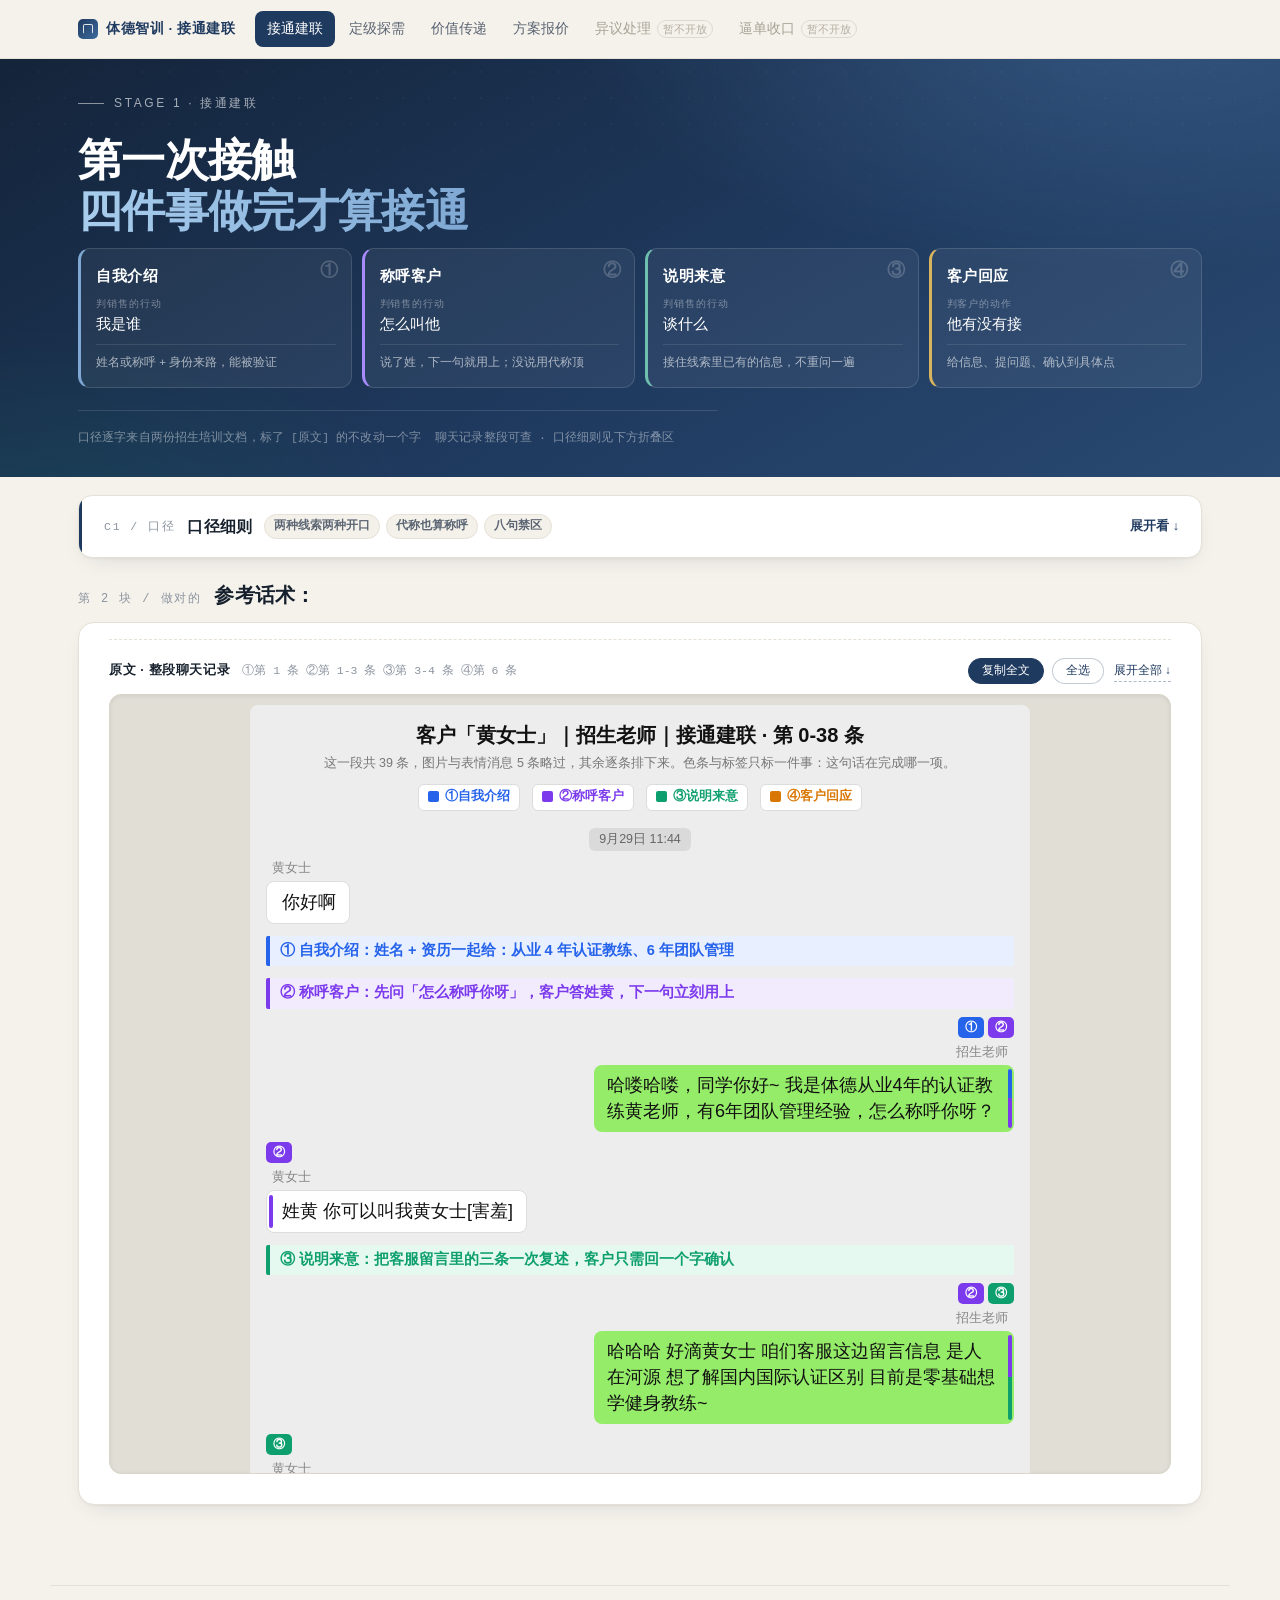
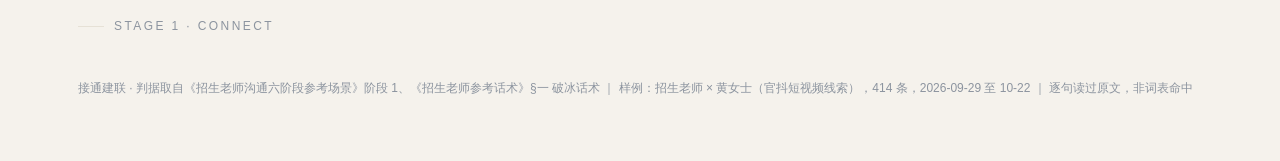
<file: index.html>
<!DOCTYPE html>
<html lang="zh-CN">
<head>
<meta charset="UTF-8">
<meta name="viewport" content="width=device-width, initial-scale=1">
<title>接通建联｜体德智训 · 阶段 1</title>
<meta name="description" content="接通建联教材版：四要件怎么判（自我介绍 / 称呼客户 / 说明来意 / 客户回应）+ 一组从头看到尾的原文案例，聊天记录整段标色，逐字可查。">
<link rel="stylesheet" href="assets/style.css?v=10">
<link rel="stylesheet" href="assets/manual.css?v=2">
<link rel="stylesheet" href="assets/livechat.css?v=5">
<link rel="stylesheet" href="assets/connect.css?v=5">
<link rel="stylesheet" href="assets/kit.css?v=1">
</head>
<body>

<nav class="nav">
  <div class="nav-in">
    <div class="nav-brand"><i></i><span>体德智训 · 接通建联</span></div>
    <div class="nav-links">
      <a href="接通建联(可用于案例分享).html" class="on">接通建联</a>
      <a href="定级探需(可用于案例分享).html">定级探需</a>
      <a href="价值传递(可用于案例分享).html">价值传递</a>
      <a href="方案报价(可用于案例分享).html">方案报价</a>
      <span class="nav-off" aria-disabled="true">异议处理<em>暂不开放</em></span>
      <span class="nav-off" aria-disabled="true">逼单收口<em>暂不开放</em></span>
    </div>
  </div>
  <div class="nav-progress"></div>
</nav>

<header class="hero hero-c">
  <div class="hero-in">
    <div class="eyebrow">Stage 1 · 接通建联</div>
    <h1>第一次接触<br><em>四件事做完才算接通</em></h1>
    <div class="stage4">
      <div class="st s1"><span class="stn">①</span><b>自我介绍</b>
        <span class="stk">判销售的行动</span><p>我是谁</p>
        <span class="stq">姓名或称呼 + 身份来路，能被验证</span></div>
      <div class="st s2"><span class="stn">②</span><b>称呼客户</b>
        <span class="stk">判销售的行动</span><p>怎么叫他</p>
        <span class="stq">说了姓，下一句就用上；没说用代称顶</span></div>
      <div class="st s3"><span class="stn">③</span><b>说明来意</b>
        <span class="stk">判销售的行动</span><p>谈什么</p>
        <span class="stq">接住线索里已有的信息，不重问一遍</span></div>
      <div class="st s4"><span class="stn">④</span><b>客户回应</b>
        <span class="stk">判客户的动作</span><p>他有没有接</p>
        <span class="stq">给信息、提问题、确认到具体点</span></div>
    </div>
    <div class="hero-meta"><span>口径逐字来自两份招生培训文档，标了 [原文] 的不改动一个字</span><span>聊天记录整段可查 · 口径细则见下方折叠区</span></div>
  </div>
</header>

<section class="sec" id="c-rule">
<details class="cc-fold rv" id="ccFold">
<summary class="cc-fold-sum">
<span class="ccf-no">C1 / 口径</span>
<span class="ccf-t">口径细则</span>
<span class="ccf-chips"><b>两种线索两种开口</b><b>代称也算称呼</b><b>八句禁区</b></span>
<span class="ccf-act"><span class="t1">展开看 ↓</span><span class="t2">收起 ↑</span></span>
</summary>
<div class="cc-fold-body">
<div class="rv cc-part">
  <h3>两种线索，两种开口</h3>
  <p>两类线索的差别只有一处：<b>开口时「已知信息」的多少</b>。用错类型最典型的症状，
  就是客户已经说过三遍的信息被问第四遍。</p>

  <div class="cc-lead2">
    <div class="l2"><span class="l2t">直接线索 · 陌生</span>
      <p class="l2q">哈喽，你好！我是体德从业7年的健身教练x老师，有一线带训+健身房管理经验，国职+NASM双认证教练，怎么称呼你啊 同学？</p>
      <p class="l2q">哈喽，你好！我是体德智训负责招生+就业指导的x老师，看到你有咨询意向，咱们主要是想了解这边的环境、课程内容、证书区别、价格、吃住安排、还是就业方面呢？我先挑你感兴趣的讲。</p>
      <p class="l2n">自我介绍带资历 + 问称呼 + 给选项让客户挑切入点，①②③ 全靠这一句立起来。</p></div>
    <div class="l2 l2b"><span class="l2t">私域转接 · 已聊过</span>
      <p class="l2q">先看转接前的聊天记录。顺着用户原有意向承接沟通，不要重复问用户已经说过的信息，不从头开始打招呼问好，有前端沟通的铺垫可直入主题。</p>
      <p class="l2n">③ 的重点变成<b>复述已知 + 确认</b>，不是问一遍。两类都要说明来意，
      但说什么算说明来意不一样。</p></div>
  </div>
</div>

<div class="rv cc-part">
  <h3>客户不报名字：代称也算称呼</h3>
  <p>② 判的是<b>「有没有给客户一个称呼」</b>，不是「有没有问到真名」。问了客户不肯说、或者回一句「随便」，
  再追就成了盘问。这时换一个代称接着聊，② 照样成立。</p>

  <ul class="cc-alias">
    <li>同学</li><li>铁子</li><li>好兄弟</li><li>宝子</li><li>姐妹</li>
  </ul>

  <div class="cc-vs">
    <div class="vs vs-y"><span class="vst">算</span>
      <p>客户没给名字（或只说「随便」），销售用一个代称<b>从头叫到尾</b></p></div>
    <div class="vs vs-n"><span class="vst">不算</span>
      <p>客户说了「姓黄」，下一句还叫「同学」——<b>没接住客户给的信息</b></p></div>
  </div>

  <p class="cc-fine">代称只顶替<b>「客户没说」</b>这一种情况；说过了就必须用上，这是 ② 的要害。
  全程只用同一个，一句「宝子」一句「姐妹」来回换，显得没在听；选词跟客户的年纪、语气对上即可——
  「铁子」「好兄弟」偏熟络，「同学」「宝子」「姐妹」偏轻。<br>
  <b>来源</b>：这一条是 2026-11-10 补充确认的团队口径，两份培训文档里没有原文，按约定执行。</p>
</div>

<div class="rv cc-part">
  <h3>八句禁区</h3>
  <p>文档原话：这类话术带有催促、质问感，容易给陌生客户造成压迫感，引发反感、拉黑，
  新人尤其注意避开。开场与客户沉默唤醒，都要规避。</p>
  <ul class="cc-ban">
    <li>喂喂喂，还了解吗？</li>
    <li>吱一声啊</li>
    <li>还在吗</li>
    <li>说句话呀</li>
    <li>在不在？看到回一下</li>
    <li>怎么不说话了？还考虑吗？</li>
    <li class="b2">发 无语 / 流汗 / 狗头 等不礼貌的表情</li>
  </ul>
  <p class="cc-fine">原文列了 6 句 + 一类表情。判违规看的是<b>意图</b>不是原句——
  「在吗」「哈喽？」「？？」这类追问同一件事的，都属于同一类。这一条是<b>一票否决</b>性质：
  四要件全齐但用了禁区话术，不算做得好。</p>
</div>
</div>
</details>
</section>

<section class="sec" id="c-good">
<div class="sec-head rv"><div class="sec-no">第 2 块 / 做对的</div>
<h2>参考话术：</h2></div>

<article id="c1" class="qcard cc-case rv">

<figure class="mcase-shot cclive" id="live1">
<input type="checkbox" id="sw1" class="swchk">
<div class="shotbar"><span class="sbt">原文 · 整段聊天记录</span><span class="sbd">①第 1 条 ②第 1-3 条 ③第 3-4 条 ④第 6 条</span>
<div class="cl-tools"><button type="button" class="lcb lcb1" data-lc="chat1">复制全文</button><button type="button" class="lcb" data-lcsel="chat1">全选</button><label class="swtoggle" for="sw1"><span class="t1">展开全部 ↓</span><span class="t2">收起 ↑</span></label>
</div></div>
<div class="cl-wrap"><div class="shotwin"><div class="cl-chat" id="chat1" data-cc-head="招生老师 × 黄女士｜接通建联 · 第 0-38 条（34 条原文）&#10;〔①②③④ = 自我介绍／称呼客户／说明来意／客户回应〕">
<div class="cl-title">客户「黄女士」｜招生老师｜接通建联 · 第 0-38 条</div>
<div class="cl-sub">这一段共 39 条，图片与表情消息 5 条略过，其余逐条排下来。色条与标签只标一件事：这句话在完成哪一项。</div>
<div class="cl-legend"><span class="cl-lg"><i style="background:#2563EB"></i><b style="color:#2563EB">①自我介绍</b></span><span class="cl-lg"><i style="background:#7C3AED"></i><b style="color:#7C3AED">②称呼客户</b></span><span class="cl-lg"><i style="background:#0E9F6E"></i><b style="color:#0E9F6E">③说明来意</b></span><span class="cl-lg"><i style="background:#D97706"></i><b style="color:#D97706">④客户回应</b></span></div>
<div class="cl-body">
<div class="cl-time"><span>9月29日 11:44</span></div>
<div class="cl-msg c" data-who="黄女士" data-k="" data-i="1"><div class="cl-nm">黄女士</div><div class="cl-bub"><i class="cl-bar" style="background:transparent"></i><span class="cl-txt">你好啊</span></div></div>
<div class="cl-band" style="background:#E8EFFF;border-left-color:#2563EB;color:#2563EB">① 自我介绍：姓名 + 资历一起给：从业 4 年认证教练、6 年团队管理</div>
<div class="cl-band" style="background:#F2EBFE;border-left-color:#7C3AED;color:#7C3AED">② 称呼客户：先问「怎么称呼你呀」，客户答姓黄，下一句立刻用上</div>
<div class="cl-msg s" data-who="招生老师" data-k="12" data-i="4"><div class="cl-chips"><span class="cl-chip" style="background:#2563EB">①</span><span class="cl-chip" style="background:#7C3AED">②</span></div><div class="cl-nm">招生老师</div><div class="cl-bub"><i class="cl-bar" style="background:linear-gradient(#2563EB 0 50%,#7C3AED 50% 100%)"></i><span class="cl-txt">哈喽哈喽，同学你好~ 我是体德从业4年的认证教练黄老师，有6年团队管理经验，怎么称呼你呀？</span></div></div>
<div class="cl-msg c" data-who="黄女士" data-k="2" data-i="5"><div class="cl-chips"><span class="cl-chip" style="background:#7C3AED">②</span></div><div class="cl-nm">黄女士</div><div class="cl-bub"><i class="cl-bar" style="background:#7C3AED"></i><span class="cl-txt">姓黄 你可以叫我黄女士[害羞]</span></div></div>
<div class="cl-band" style="background:#E6F9F1;border-left-color:#0E9F6E;color:#0E9F6E">③ 说明来意：把客服留言里的三条一次复述，客户只需回一个字确认</div>
<div class="cl-msg s" data-who="招生老师" data-k="23" data-i="7"><div class="cl-chips"><span class="cl-chip" style="background:#7C3AED">②</span><span class="cl-chip" style="background:#0E9F6E">③</span></div><div class="cl-nm">招生老师</div><div class="cl-bub"><i class="cl-bar" style="background:linear-gradient(#7C3AED 0 50%,#0E9F6E 50% 100%)"></i><span class="cl-txt">哈哈哈 好滴黄女士 咱们客服这边留言信息 是人在河源 想了解国内国际认证区别 目前是零基础想学健身教练~</span></div></div>
<div class="cl-msg c" data-who="黄女士" data-k="3" data-i="8"><div class="cl-chips"><span class="cl-chip" style="background:#0E9F6E">③</span></div><div class="cl-nm">黄女士</div><div class="cl-bub"><i class="cl-bar" style="background:#0E9F6E"></i><span class="cl-txt">是的呢</span></div></div>
<div class="cl-msg s" data-who="招生老师" data-k="" data-i="9"><div class="cl-nm">招生老师</div><div class="cl-bub"><i class="cl-bar" style="background:transparent"></i><span class="cl-txt">可以呢 你平时有健身的习惯不？健身多久啦~</span></div></div>
<div class="cl-band" style="background:#FFF4DF;border-left-color:#D97706;color:#D97706">④ 客户回应：不是「嗯哦」，是确认完自己抛出问题</div>
<div class="cl-msg c" data-who="黄女士" data-k="4" data-i="11"><div class="cl-chips"><span class="cl-chip" style="background:#D97706">④</span></div><div class="cl-nm">黄女士</div><div class="cl-bub"><i class="cl-bar" style="background:#D97706"></i><span class="cl-txt">你们从零基础到拿证需要多久</span></div></div>
<div class="cl-msg s" data-who="招生老师" data-k="" data-i="12"><div class="cl-nm">招生老师</div><div class="cl-bub"><i class="cl-bar" style="background:transparent"></i><span class="cl-txt">还是说完全没去过健身房</span></div></div>
<div class="cl-msg c" data-who="黄女士" data-k="" data-i="13"><div class="cl-nm">黄女士</div><div class="cl-bub"><i class="cl-bar" style="background:transparent"></i><span class="cl-txt">之前健身过一两年</span></div></div>
<div class="cl-msg c" data-who="黄女士" data-k="" data-i="14"><div class="cl-bub"><i class="cl-bar" style="background:transparent"></i><span class="cl-txt">最近这一年没去了</span></div></div>
<div class="cl-msg s" data-who="招生老师" data-k="" data-i="15"><div class="cl-nm">招生老师</div><div class="cl-bub"><i class="cl-bar" style="background:transparent"></i><span class="cl-txt">（引“你们从零基础到拿证需要多久”）零基础的教练班课程 学习+考证 3个月全日制脱产哦~</span></div></div>
<div class="cl-msg s" data-who="招生老师" data-k="" data-i="16"><div class="cl-bub"><i class="cl-bar" style="background:transparent"></i><span class="cl-txt">（引“之前健身过一两年”）原来 之前是找教练带你练嘛</span></div></div>
<div class="cl-msg s" data-who="招生老师" data-k="" data-i="17"><div class="cl-bub"><i class="cl-bar" style="background:transparent"></i><span class="cl-txt">那也不算是0基础 只是可能之前练了一段时间 空了一段 有点陌生</span></div></div>
<div class="cl-msg c" data-who="黄女士" data-k="" data-i="18"><div class="cl-nm">黄女士</div><div class="cl-bub"><i class="cl-bar" style="background:transparent"></i><span class="cl-txt">对的</span></div></div>
<div class="cl-msg c" data-who="黄女士" data-k="" data-i="19"><div class="cl-bub"><i class="cl-bar" style="background:transparent"></i><span class="cl-txt">但是感觉动作还是有些不标准</span></div></div>
<div class="cl-msg s" data-who="招生老师" data-k="" data-i="20"><div class="cl-nm">招生老师</div><div class="cl-bub"><i class="cl-bar" style="background:transparent"></i><span class="cl-txt">那跟很多姐妹一样 就是脱离教练 可能就不太知道怎么练了</span></div></div>
<div class="cl-msg c" data-who="黄女士" data-k="" data-i="21"><div class="cl-nm">黄女士</div><div class="cl-bub"><i class="cl-bar" style="background:transparent"></i><span class="cl-txt">太久没练陌生了</span></div></div>
<div class="cl-msg s" data-who="招生老师" data-k="" data-i="22"><div class="cl-nm">招生老师</div><div class="cl-bub"><i class="cl-bar" style="background:transparent"></i><span class="cl-txt">私教的话 更多是带练 就不会讲太多原理 更多是直接指定让你练什么就练什么</span></div></div>
<div class="cl-msg s" data-who="招生老师" data-k="" data-i="23"><div class="cl-bub"><i class="cl-bar" style="background:transparent"></i><span class="cl-txt">在学校呢 就是教你原理 让你知道为什么你要练这个 这个动作对应什么肌肉群 有什么效果 让你自己可以给自己制定计划</span></div></div>
<div class="cl-msg c" data-who="黄女士" data-k="" data-i="24"><div class="cl-nm">黄女士</div><div class="cl-bub"><i class="cl-bar" style="background:transparent"></i><span class="cl-txt">可以把整个流程和学习内容 价格发来看看吗</span></div></div>
<div class="cl-msg s" data-who="招生老师" data-k="" data-i="25"><div class="cl-nm">招生老师</div><div class="cl-bub"><i class="cl-bar" style="background:transparent"></i><span class="cl-txt">阔以滴</span></div></div>
<div class="cl-msg c" data-who="黄女士" data-k="" data-i="26"><div class="cl-nm">黄女士</div><div class="cl-bub"><i class="cl-bar" style="background:transparent"></i><span class="cl-txt">对的</span></div></div>
<div class="cl-msg s" data-who="招生老师" data-k="" data-i="27"><div class="cl-nm">招生老师</div><div class="cl-bub"><i class="cl-bar" style="background:transparent"></i><span class="cl-txt">在学校学习 是3 个月线下全日制集中学习，半天理论、半天实操，分四个阶段循序渐进上课，每个阶段都会进行理论和实操的考试。平时周一到周五上课，每天七节课。周末双休，可以休息，也可以自主加练 课程安排是每天早上8点开始上课，晚上6点后是自由训练时间~</span></div></div>
<div class="cl-msg s" data-who="招生老师" data-k="" data-i="28"><div class="cl-bub"><i class="cl-bar" style="background:transparent"></i><span class="cl-txt">（引“大学生暑假在李维刚创办的体德智训学习，我这一天都…”）这些是过来学习的同学做的记录 可以看看 每天基本就是在吃住练 沉浸式学校学习 ~</span></div></div>
<div class="cl-msg s" data-who="招生老师" data-k="" data-i="29"><div class="cl-bub"><i class="cl-bar" style="background:transparent"></i><span class="cl-txt">内容比较多 你看完跟我说哈~</span></div></div>
<div class="cl-msg c" data-who="黄女士" data-k="" data-i="30"><div class="cl-nm">黄女士</div><div class="cl-bub"><i class="cl-bar" style="background:transparent"></i><span class="cl-txt">好嘞</span></div></div>
<div class="cl-msg s" data-who="招生老师" data-k="" data-i="31"><div class="cl-nm">招生老师</div><div class="cl-bub"><i class="cl-bar" style="background:transparent"></i><span class="cl-txt">哈哈哈你今天应该上班吧</span></div></div>
<div class="cl-msg c" data-who="黄女士" data-k="" data-i="32"><div class="cl-nm">黄女士</div><div class="cl-bub"><i class="cl-bar" style="background:transparent"></i><span class="cl-txt">没有上班有点闲所以想找点事做[偷笑]</span></div></div>
<div class="cl-msg s" data-who="招生老师" data-k="" data-i="33"><div class="cl-nm">招生老师</div><div class="cl-bub"><i class="cl-bar" style="background:transparent"></i><span class="cl-txt">嘶 那你也是赶上好时候了 哈哈哈</span></div></div>
<div class="cl-msg c" data-who="黄女士" data-k="" data-i="34"><div class="cl-nm">黄女士</div><div class="cl-bub"><i class="cl-bar" style="background:transparent"></i><span class="cl-txt">我看完微你</span></div></div>
<div class="cl-msg s" data-who="招生老师" data-k="" data-i="35"><div class="cl-nm">招生老师</div><div class="cl-bub"><i class="cl-bar" style="background:transparent"></i><span class="cl-txt">马上国庆放7天</span></div></div>
<div class="cl-msg s" data-who="招生老师" data-k="" data-i="36"><div class="cl-bub"><i class="cl-bar" style="background:transparent"></i><span class="cl-txt">好嘞 你先看</span></div></div>
<div class="cl-msg c" data-who="黄女士" data-k="" data-i="37"><div class="cl-nm">黄女士</div><div class="cl-bub"><i class="cl-bar" style="background:transparent"></i><span class="cl-txt">好的 价格和学习内容呢？发来看看</span></div></div>
<div class="cl-msg s" data-who="招生老师" data-k="" data-i="38"><div class="cl-nm">招生老师</div><div class="cl-bub"><i class="cl-bar" style="background:transparent"></i><span class="cl-txt">这些是课程内容 你先看下哦~ 费用主要是跟你考取不同证书会有一些区别 另外我了解下 咱们是哪一年的嘞？因为考证和入学都会有年龄的要求~</span></div></div>
</div>
<div class="cl-note">【结论】四要件在开场 6 句内全部成立：第 1 句自我介绍 + 问称呼，第 3 句用上客户给的姓、同时把留言三条复述确认，第 6 句客户自己抛问题——建联结束，需求沟通开始。</div>
</div></div></div>
</figure>
</article>

</section>

<footer class="foot">
  <div class="eyebrow">Stage 1 · Connect</div>
  <p>接通建联 · 判据取自《招生老师沟通六阶段参考场景》阶段 1、《招生老师参考话术》§一 破冰话术 ｜ 样例：招生老师 × 黄女士（官抖短视频线索），414 条，2026-09-29 至 10-22 ｜ 逐句读过原文，非词表命中</p>
</footer>

<script src="assets/livechat.js?v=5"></script>
<script>
/* 顶部导航「一 · 口径」指向 #c-rule，而那一块默认是折着的。
   点导航要能直接看到内容，所以落到这个锚点时自动展开一次；
   手动收起后不再抢着打开（只在 hash 变化时触发）。 */
(function () {
  var d = document.getElementById('ccFold');
  if (!d) return;
  function sync() {
    if (location.hash === '#c-rule') d.open = true;
  }
  sync();
  window.addEventListener('hashchange', sync);
})();
</script>
</body>
</html>
</file>
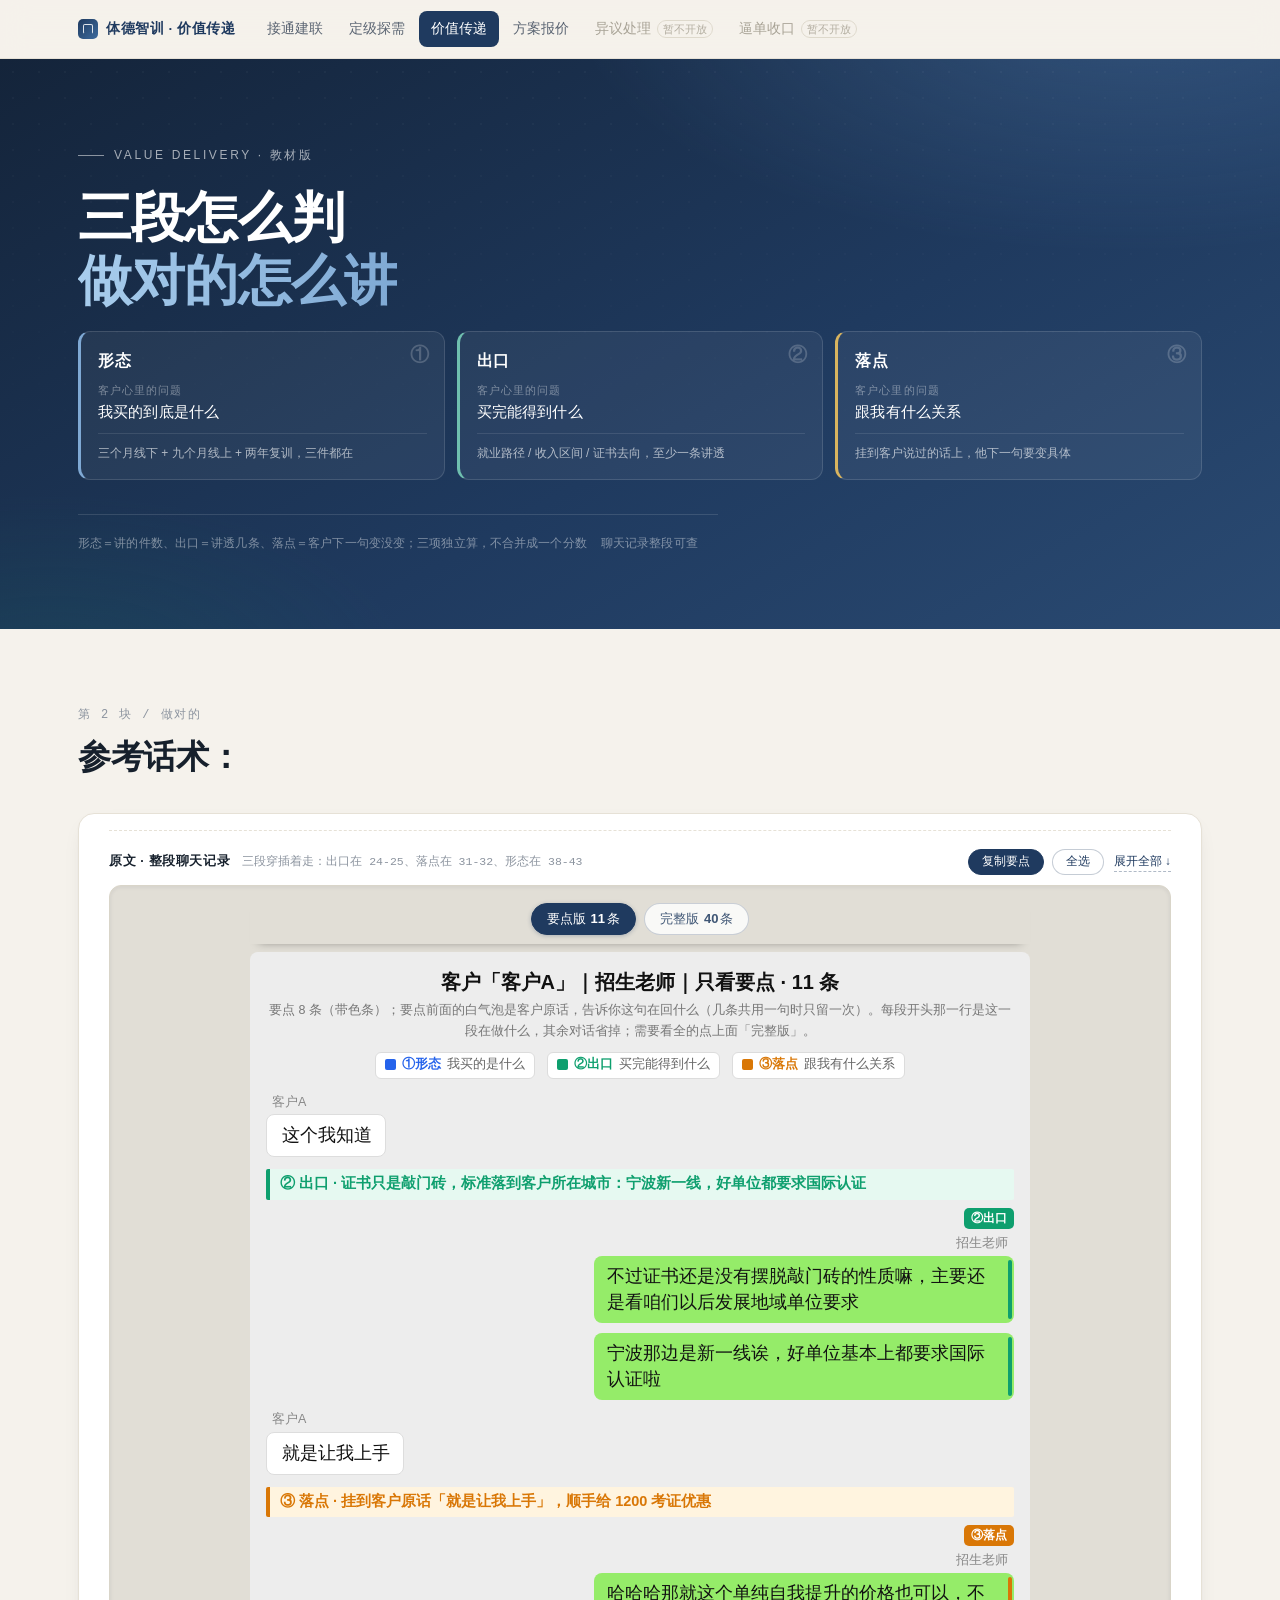
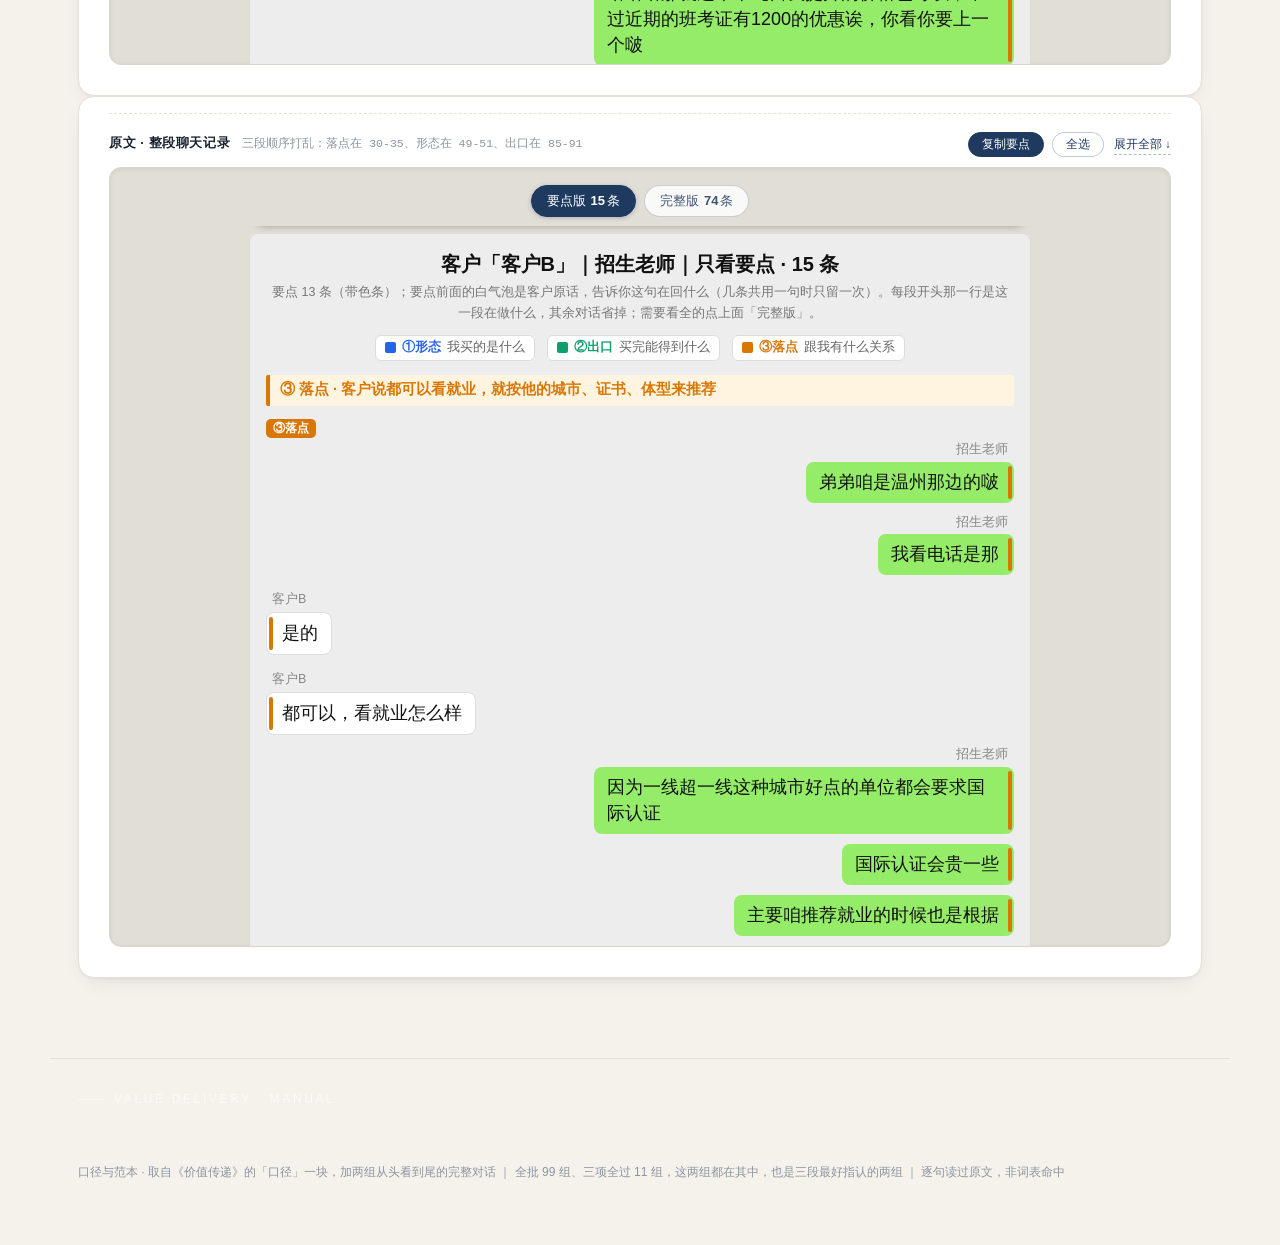
<file: 价值传递(可用于案例分享).html>
<!DOCTYPE html>
<html lang="zh-CN">
<head>
<meta charset="UTF-8">
<meta name="viewport" content="width=device-width, initial-scale=1">
<title>口径与范本｜体德智训 · 价值传递</title>
<meta name="description" content="价值传递教材版：三项怎么判（形态 / 出口 / 落点）+ 两组从头看到尾的原文案例，聊天记录整段标色，逐字可查。">
<link rel="stylesheet" href="assets/style.css?v=10">
<link rel="stylesheet" href="assets/manual.css?v=2">
<link rel="stylesheet" href="assets/livechat.css?v=5">
<link rel="stylesheet" href="assets/kit.css?v=1">
</head>
<body>

<nav class="nav">
  <div class="nav-in">
    <div class="nav-brand"><i></i><span>体德智训 · 价值传递</span></div>
    <div class="nav-links">
       <a href="index.html" >接通建联</a>
      <a href="定级探需(可用于案例分享).html">定级探需</a>
      <a href="价值传递(可用于案例分享).html" class="on">价值传递</a>
      <a href="方案报价(可用于案例分享).html">方案报价</a>
      <span class="nav-off" aria-disabled="true">异议处理<em>暂不开放</em></span>
      <span class="nav-off" aria-disabled="true">逼单收口<em>暂不开放</em></span>
    </div>
  </div>
  <div class="nav-progress"></div>
</nav>

<header class="hero">
  <div class="hero-in">
    <div class="eyebrow">Value Delivery · 教材版</div>
    <h1>三段怎么判<br><em>做对的怎么讲</em></h1>
    <div class="stage3">
      <div class="st s1"><span class="stn">①</span><b>形态</b>
        <span class="stk">客户心里的问题</span><p>我买的到底是什么</p>
        <span class="stq">三个月线下 + 九个月线上 + 两年复训，三件都在</span></div>
      <div class="st s2"><span class="stn">②</span><b>出口</b>
        <span class="stk">客户心里的问题</span><p>买完能得到什么</p>
        <span class="stq">就业路径 / 收入区间 / 证书去向，至少一条讲透</span></div>
      <div class="st s3"><span class="stn">③</span><b>落点</b>
        <span class="stk">客户心里的问题</span><p>跟我有什么关系</p>
        <span class="stq">挂到客户说过的话上，他下一句要变具体</span></div>
    </div>
    <div class="hero-meta"><span>形态＝讲的件数、出口＝讲透几条、落点＝客户下一句变没变；三项独立算，不合并成一个分数</span><span>聊天记录整段可查</span></div>
  </div>
</header>

<section class="sec" id="m-good">
<div class="sec-head rv"><div class="sec-no">第 2 块 / 做对的</div>
<h2>参考话术：</h2></div>

<article id="m1" class="qcard p1 mcase rv">

<figure class="mcase-shot cclive" id="live1">
<input type="checkbox" id="sw1" class="swchk">
<div class="shotbar"><span class="sbt">原文 · 整段聊天记录</span><span class="sbd">三段穿插着走：出口在 24-25、落点在 31-32、形态在 38-43</span>
<div class="cl-tools"><button type="button" class="lcb lcb1" data-lc="chat1" data-lcgrp="1" data-lbl-slim="复制要点" data-lbl-full="复制全文">复制要点</button><button type="button" class="lcb" data-lcsel="chat1" data-lcgrp="1">全选</button><label class="swtoggle" for="sw1"><span class="t1">展开全部 ↓</span><span class="t2">收起 ↑</span></label>
</div></div>
<div class="cl-wrap"><div class="shotwin">
<div class="cl-tabs"><button type="button" class="cl-tab on" data-clgrp="1" data-pane="chat1k">要点版<b>11</b>条</button><button type="button" class="cl-tab" data-clgrp="1" data-pane="chat1">完整版<b>40</b>条</button></div>
<div class="cl-chat cl-pane" id="chat1k" data-clgrp="1" data-cc-plain="1" data-cc-head="招生老师 × 客户A｜价值传递 · 要点版（8 条要点 + 3 句客户原话）">
<div class="cl-title">客户「客户A」｜招生老师｜只看要点 · 11 条</div>
<div class="cl-sub">要点 8 条（带色条）；要点前面的白气泡是客户原话，告诉你这句在回什么（几条共用一句时只留一次）。每段开头那一行是这一段在做什么，其余对话省掉；需要看全的点上面「完整版」。</div>
<div class="cl-legend"><span class="cl-lg"><i style="background:#2563EB"></i><b style="color:#2563EB">①形态</b><em>我买的是什么</em></span><span class="cl-lg"><i style="background:#0E9F6E"></i><b style="color:#0E9F6E">②出口</b><em>买完能得到什么</em></span><span class="cl-lg"><i style="background:#D97706"></i><b style="color:#D97706">③落点</b><em>跟我有什么关系</em></span></div>
<div class="cl-body">
<div class="cl-msg c" data-who="客户A" data-k="" data-i="20" data-anchor="1"><div class="cl-nm">客户A</div><div class="cl-bub"><i class="cl-bar" style="background:transparent"></i><span class="cl-txt">这个我知道</span></div></div>
<div class="cl-band" style="background:#E6F9F1;border-left-color:#0E9F6E;color:#0E9F6E">② 出口 · 证书只是敲门砖，标准落到客户所在城市：宁波新一线，好单位都要求国际认证</div>
<div class="cl-msg s" data-who="招生老师" data-k="2" data-i="22"><div class="cl-chips"><span class="cl-chip" style="background:#0E9F6E">②出口</span></div><div class="cl-nm">招生老师</div><div class="cl-bub"><i class="cl-bar" style="background:#0E9F6E"></i><span class="cl-txt">不过证书还是没有摆脱敲门砖的性质嘛，主要还是看咱们以后发展地域单位要求</span></div></div>
<div class="cl-msg s" data-who="招生老师" data-k="2" data-i="23"><div class="cl-bub"><i class="cl-bar" style="background:#0E9F6E"></i><span class="cl-txt">宁波那边是新一线诶，好单位基本上都要求国际认证啦</span></div></div>
<div class="cl-msg c" data-who="客户A" data-k="" data-i="28" data-anchor="1"><div class="cl-nm">客户A</div><div class="cl-bub"><i class="cl-bar" style="background:transparent"></i><span class="cl-txt">就是让我上手</span></div></div>
<div class="cl-band" style="background:#FFF4DF;border-left-color:#D97706;color:#D97706">③ 落点 · 挂到客户原话「就是让我上手」，顺手给 1200 考证优惠</div>
<div class="cl-msg s" data-who="招生老师" data-k="3" data-i="30"><div class="cl-chips"><span class="cl-chip" style="background:#D97706">③落点</span></div><div class="cl-nm">招生老师</div><div class="cl-bub"><i class="cl-bar" style="background:#D97706"></i><span class="cl-txt">哈哈哈那就这个单纯自我提升的价格也可以，不过近期的班考证有1200的优惠诶，你看你要上一个啵</span></div></div>
<div class="cl-msg s" data-who="招生老师" data-k="3" data-i="31"><div class="cl-bub"><i class="cl-bar" style="background:#D97706"></i><span class="cl-txt">（引“就是让我上手”）女教练现在是香饽饽都抢着要哈哈哈</span></div></div>
<div class="cl-msg c" data-who="客户A" data-k="" data-i="36" data-anchor="1"><div class="cl-nm">客户A</div><div class="cl-bub"><i class="cl-bar" style="background:transparent"></i><span class="cl-txt">噢噢</span></div></div>
<div class="cl-band" style="background:#E8EFFF;border-left-color:#2563EB;color:#2563EB">① 形态 · 20600 一条说完三件：三个月线下集训 + 九个月线上进阶 + 两年内一次免费复训</div>
<div class="cl-msg s" data-who="招生老师" data-k="1" data-i="38"><div class="cl-chips"><span class="cl-chip" style="background:#2563EB">①形态</span></div><div class="cl-nm">招生老师</div><div class="cl-bub"><i class="cl-bar" style="background:#2563EB"></i><span class="cl-txt">20600，三个月线下集训＋九个月线上进阶课＋两年内一次免费复训的权益</span></div></div>
<div class="cl-msg s" data-who="招生老师" data-k="1" data-i="39"><div class="cl-bub"><i class="cl-bar" style="background:#2563EB"></i><span class="cl-txt">咱们是理论＋实操一起滴，不会只抓一个，毕竟现在获取知识的方式有很多嘛</span></div></div>
<div class="cl-msg s" data-who="招生老师" data-k="1" data-i="40"><div class="cl-bub"><i class="cl-bar" style="background:#2563EB"></i><span class="cl-txt">用这些基础出去之后也能正确运用网上的碎片化知识[嘿哈]</span></div></div>
<div class="cl-msg s" data-who="招生老师" data-k="1" data-i="41"><div class="cl-bub"><i class="cl-bar" style="background:#2563EB"></i><span class="cl-txt">身材也同样是要抓的，咱瞅瞅这些管理能接受啵，[撇嘴]咱们管得还是蛮严格的</span></div></div>
</div>
</div>
<div class="cl-chat cl-pane" id="chat1" data-clgrp="1" data-cc-head="招生老师 × 客户A｜价值传递 · 第 0-45 条（40 条原文）&#10;〔①②③ = 形态／出口／落点〕" hidden>
<div class="cl-title">客户「客户A」｜招生老师｜整段 46 条 · 三段标注</div>
<div class="cl-sub">这一段共 46 条，图片与表情消息 6 条略过，其余逐条排下来。色条与标签只标一件事：这句话在完成哪一项。</div>
<div class="cl-legend"><span class="cl-lg"><i style="background:#2563EB"></i><b style="color:#2563EB">①形态</b><em>我买的是什么</em></span><span class="cl-lg"><i style="background:#0E9F6E"></i><b style="color:#0E9F6E">②出口</b><em>买完能得到什么</em></span><span class="cl-lg"><i style="background:#D97706"></i><b style="color:#D97706">③落点</b><em>跟我有什么关系</em></span></div>
<div class="cl-body">
<div class="cl-time"><span>10月26日 16:02</span></div>
<div class="cl-msg c" data-who="客户A" data-k="" data-i="1"><div class="cl-nm">客户A</div><div class="cl-bub"><i class="cl-bar" style="background:transparent"></i><span class="cl-txt">你好</span></div></div>
<div class="cl-msg s" data-who="招生老师" data-k="" data-i="2"><div class="cl-nm">招生老师</div><div class="cl-bub"><i class="cl-bar" style="background:transparent"></i><span class="cl-txt">哈喽哈喽</span></div></div>
<div class="cl-msg s" data-who="招生老师" data-k="" data-i="3"><div class="cl-bub"><i class="cl-bar" style="background:transparent"></i><span class="cl-txt">请问咱是单纯自我提升</span></div></div>
<div class="cl-msg s" data-who="招生老师" data-k="" data-i="4"><div class="cl-bub"><i class="cl-bar" style="background:transparent"></i><span class="cl-txt">还是有打算做教练呀</span></div></div>
<div class="cl-msg s" data-who="招生老师" data-k="" data-i="5"><div class="cl-bub"><i class="cl-bar" style="background:transparent"></i><span class="cl-txt">看咱是留了咨来着</span></div></div>
<div class="cl-msg c" data-who="客户A" data-k="" data-i="6"><div class="cl-nm">客户A</div><div class="cl-bub"><i class="cl-bar" style="background:transparent"></i><span class="cl-txt">做教练</span></div></div>
<div class="cl-msg c" data-who="客户A" data-k="" data-i="7"><div class="cl-bub"><i class="cl-bar" style="background:transparent"></i><span class="cl-txt">要考那个新国职</span></div></div>
<div class="cl-msg c" data-who="客户A" data-k="" data-i="8"><div class="cl-bub"><i class="cl-bar" style="background:transparent"></i><span class="cl-txt">想问一下课程安排</span></div></div>
<div class="cl-msg s" data-who="招生老师" data-k="" data-i="9"><div class="cl-nm">招生老师</div><div class="cl-bub"><i class="cl-bar" style="background:transparent"></i><span class="cl-txt">咱们系统学习要三个月哦</span></div></div>
<div class="cl-msg s" data-who="招生老师" data-k="" data-i="10"><div class="cl-bub"><i class="cl-bar" style="background:transparent"></i><span class="cl-txt">咱之前是练了多久啦</span></div></div>
<div class="cl-msg s" data-who="招生老师" data-k="" data-i="11"><div class="cl-bub"><i class="cl-bar" style="background:transparent"></i><span class="cl-txt">了解一下基础[转圈]</span></div></div>
<div class="cl-msg c" data-who="客户A" data-k="" data-i="12"><div class="cl-nm">客户A</div><div class="cl-bub"><i class="cl-bar" style="background:transparent"></i><span class="cl-txt">纯小白</span></div></div>
<div class="cl-msg s" data-who="招生老师" data-k="" data-i="13"><div class="cl-nm">招生老师</div><div class="cl-bub"><i class="cl-bar" style="background:transparent"></i><span class="cl-txt">[嘿哈]咱整体下来强度还是在的哦，后续可以考虑到健身房试试看能不能享受训练～咱不冲动消费</span></div></div>
<div class="cl-msg s" data-who="招生老师" data-k="" data-i="14"><div class="cl-bub"><i class="cl-bar" style="background:transparent"></i><span class="cl-txt">妹妹是刚毕业噻还是还在上学哇</span></div></div>
<div class="cl-msg c" data-who="客户A" data-k="" data-i="15"><div class="cl-nm">客户A</div><div class="cl-bub"><i class="cl-bar" style="background:transparent"></i><span class="cl-txt">我在健身房上班</span></div></div>
<div class="cl-msg s" data-who="招生老师" data-k="" data-i="16"><div class="cl-nm">招生老师</div><div class="cl-bub"><i class="cl-bar" style="background:transparent"></i><span class="cl-txt">那也是了解了一些工作内容啦</span></div></div>
<div class="cl-msg s" data-who="招生老师" data-k="" data-i="17"><div class="cl-bub"><i class="cl-bar" style="background:transparent"></i><span class="cl-txt">淡旺季这个咱知道不</span></div></div>
<div class="cl-msg c" data-who="客户A" data-k="" data-i="18"><div class="cl-nm">客户A</div><div class="cl-bub"><i class="cl-bar" style="background:transparent"></i><span class="cl-txt">三个月多少钱</span></div></div>
<div class="cl-msg s" data-who="招生老师" data-k="" data-i="19"><div class="cl-nm">招生老师</div><div class="cl-bub"><i class="cl-bar" style="background:transparent"></i><span class="cl-txt">咱价格是跟证书挂钩滴</span></div></div>
<div class="cl-msg c" data-who="客户A" data-k="" data-i="20"><div class="cl-nm">客户A</div><div class="cl-bub"><i class="cl-bar" style="background:transparent"></i><span class="cl-txt">这个我知道</span></div></div>
<div class="cl-band" style="background:#E6F9F1;border-left-color:#0E9F6E;color:#0E9F6E">② 出口 · 证书只是敲门砖，标准落到客户所在城市：宁波新一线，好单位都要求国际认证</div>
<div class="cl-msg s" data-who="招生老师" data-k="2" data-i="22"><div class="cl-chips"><span class="cl-chip" style="background:#0E9F6E">②出口</span></div><div class="cl-nm">招生老师</div><div class="cl-bub"><i class="cl-bar" style="background:#0E9F6E"></i><span class="cl-txt">不过证书还是没有摆脱敲门砖的性质嘛，主要还是看咱们以后发展地域单位要求</span></div></div>
<div class="cl-msg s" data-who="招生老师" data-k="2" data-i="23"><div class="cl-bub"><i class="cl-bar" style="background:#0E9F6E"></i><span class="cl-txt">宁波那边是新一线诶，好单位基本上都要求国际认证啦</span></div></div>
<div class="cl-msg s" data-who="招生老师" data-k="" data-i="24"><div class="cl-bub"><i class="cl-bar" style="background:transparent"></i><span class="cl-txt">咱们是准备学完在之前单位上不</span></div></div>
<div class="cl-msg c" data-who="客户A" data-k="" data-i="25"><div class="cl-nm">客户A</div><div class="cl-bub"><i class="cl-bar" style="background:transparent"></i><span class="cl-txt">是的</span></div></div>
<div class="cl-msg s" data-who="招生老师" data-k="" data-i="26"><div class="cl-nm">招生老师</div><div class="cl-bub"><i class="cl-bar" style="background:transparent"></i><span class="cl-txt">那边最低要求是啥证哇</span></div></div>
<div class="cl-msg c" data-who="客户A" data-k="" data-i="27"><div class="cl-nm">客户A</div><div class="cl-bub"><i class="cl-bar" style="background:transparent"></i><span class="cl-txt">对我没要求</span></div></div>
<div class="cl-msg c" data-who="客户A" data-k="" data-i="28"><div class="cl-bub"><i class="cl-bar" style="background:transparent"></i><span class="cl-txt">就是让我上手</span></div></div>
<div class="cl-band" style="background:#FFF4DF;border-left-color:#D97706;color:#D97706">③ 落点 · 挂到客户原话「就是让我上手」，顺手给 1200 考证优惠</div>
<div class="cl-msg s" data-who="招生老师" data-k="3" data-i="30"><div class="cl-chips"><span class="cl-chip" style="background:#D97706">③落点</span></div><div class="cl-nm">招生老师</div><div class="cl-bub"><i class="cl-bar" style="background:#D97706"></i><span class="cl-txt">哈哈哈那就这个单纯自我提升的价格也可以，不过近期的班考证有1200的优惠诶，你看你要上一个啵</span></div></div>
<div class="cl-msg s" data-who="招生老师" data-k="3" data-i="31"><div class="cl-bub"><i class="cl-bar" style="background:#D97706"></i><span class="cl-txt">（引“就是让我上手”）女教练现在是香饽饽都抢着要哈哈哈</span></div></div>
<div class="cl-msg c" data-who="客户A" data-k="" data-i="32"><div class="cl-nm">客户A</div><div class="cl-bub"><i class="cl-bar" style="background:transparent"></i><span class="cl-txt">就是想考那个新国职</span></div></div>
<div class="cl-msg c" data-who="客户A" data-k="" data-i="33"><div class="cl-bub"><i class="cl-bar" style="background:transparent"></i><span class="cl-txt">我看你发的没有这个</span></div></div>
<div class="cl-msg s" data-who="招生老师" data-k="" data-i="34"><div class="cl-nm">招生老师</div><div class="cl-bub"><i class="cl-bar" style="background:transparent"></i><span class="cl-txt">第二个就是</span></div></div>
<div class="cl-msg s" data-who="招生老师" data-k="" data-i="35"><div class="cl-bub"><i class="cl-bar" style="background:transparent"></i><span class="cl-txt">现在体育总局那边改名啦</span></div></div>
<div class="cl-msg c" data-who="客户A" data-k="" data-i="36"><div class="cl-nm">客户A</div><div class="cl-bub"><i class="cl-bar" style="background:transparent"></i><span class="cl-txt">噢噢</span></div></div>
<div class="cl-band" style="background:#E8EFFF;border-left-color:#2563EB;color:#2563EB">① 形态 · 20600 一条说完三件：三个月线下集训 + 九个月线上进阶 + 两年内一次免费复训</div>
<div class="cl-msg s" data-who="招生老师" data-k="1" data-i="38"><div class="cl-chips"><span class="cl-chip" style="background:#2563EB">①形态</span></div><div class="cl-nm">招生老师</div><div class="cl-bub"><i class="cl-bar" style="background:#2563EB"></i><span class="cl-txt">20600，三个月线下集训＋九个月线上进阶课＋两年内一次免费复训的权益</span></div></div>
<div class="cl-msg s" data-who="招生老师" data-k="1" data-i="39"><div class="cl-bub"><i class="cl-bar" style="background:#2563EB"></i><span class="cl-txt">咱们是理论＋实操一起滴，不会只抓一个，毕竟现在获取知识的方式有很多嘛</span></div></div>
<div class="cl-msg s" data-who="招生老师" data-k="1" data-i="40"><div class="cl-bub"><i class="cl-bar" style="background:#2563EB"></i><span class="cl-txt">用这些基础出去之后也能正确运用网上的碎片化知识[嘿哈]</span></div></div>
<div class="cl-msg s" data-who="招生老师" data-k="1" data-i="41"><div class="cl-bub"><i class="cl-bar" style="background:#2563EB"></i><span class="cl-txt">身材也同样是要抓的，咱瞅瞅这些管理能接受啵，[撇嘴]咱们管得还是蛮严格的</span></div></div>
<div class="cl-msg s" data-who="招生老师" data-k="" data-i="42"><div class="cl-bub"><i class="cl-bar" style="background:transparent"></i><span class="cl-txt">不是让学生学完只是通过考证这么简单，更需要培养的是实际运用变现</span></div></div>
<div class="cl-msg s" data-who="招生老师" data-k="" data-i="43"><div class="cl-bub"><i class="cl-bar" style="background:transparent"></i><span class="cl-txt">不过这边时间还是有那么久诶[撇嘴]时间上好安排啵，实在不行可以断开~</span></div></div>
</div>
<div class="cl-note">【结论】这个客户 16:11 直接问「三个月多少钱」，没急着报数字——先把证书去向讲清（宁波新一线要国际认证），再把价格挂到「就是让我上手」这句原话上给 1200 优惠，最后才把 20600 的三件套一次说完。三段没按时间顺序走，但每一段都接在客户刚问的那句话后面。</div>
</div>
</div></div>
</figure>
</article>

<article id="m2" class="qcard p1 mcase rv">

<figure class="mcase-shot cclive" id="live2">
<input type="checkbox" id="sw2" class="swchk">
<div class="shotbar"><span class="sbt">原文 · 整段聊天记录</span><span class="sbd">三段顺序打乱：落点在 30-35、形态在 49-51、出口在 85-91</span>
<div class="cl-tools"><button type="button" class="lcb lcb1" data-lc="chat2" data-lcgrp="2" data-lbl-slim="复制要点" data-lbl-full="复制全文">复制要点</button><button type="button" class="lcb" data-lcsel="chat2" data-lcgrp="2">全选</button><label class="swtoggle" for="sw2"><span class="t1">展开全部 ↓</span><span class="t2">收起 ↑</span></label>
</div></div>
<div class="cl-wrap"><div class="shotwin">
<div class="cl-tabs"><button type="button" class="cl-tab on" data-clgrp="2" data-pane="chat2k">要点版<b>15</b>条</button><button type="button" class="cl-tab" data-clgrp="2" data-pane="chat2">完整版<b>74</b>条</button></div>
<div class="cl-chat cl-pane" id="chat2k" data-clgrp="2" data-cc-plain="1" data-cc-head="招生老师 × 客户B｜价值传递 · 要点版（13 条要点 + 2 句客户原话）">
<div class="cl-title">客户「客户B」｜招生老师｜只看要点 · 15 条</div>
<div class="cl-sub">要点 13 条（带色条）；要点前面的白气泡是客户原话，告诉你这句在回什么（几条共用一句时只留一次）。每段开头那一行是这一段在做什么，其余对话省掉；需要看全的点上面「完整版」。</div>
<div class="cl-legend"><span class="cl-lg"><i style="background:#2563EB"></i><b style="color:#2563EB">①形态</b><em>我买的是什么</em></span><span class="cl-lg"><i style="background:#0E9F6E"></i><b style="color:#0E9F6E">②出口</b><em>买完能得到什么</em></span><span class="cl-lg"><i style="background:#D97706"></i><b style="color:#D97706">③落点</b><em>跟我有什么关系</em></span></div>
<div class="cl-body">
<div class="cl-band" style="background:#FFF4DF;border-left-color:#D97706;color:#D97706">③ 落点 · 客户说都可以看就业，就按他的城市、证书、体型来推荐</div>
<span class="cl-chip" style="background:#D97706">③落点</span>
<div class="cl-msg s" data-who="招生老师" data-k="3" data-i="29"><div class="cl-nm">招生老师</div><div class="cl-bub"><i class="cl-bar" style="background:#D97706"></i><span class="cl-txt">弟弟咱是温州那边的啵</span></div></div>
<div class="cl-msg s" data-who="招生老师" data-k="3" data-i="29"><div class="cl-nm">招生老师</div><div class="cl-bub"><i class="cl-bar" style="background:#D97706"></i><span class="cl-txt">我看电话是那</span></div></div>
<div class="cl-msg c" data-who="客户B" data-k="3" data-i="28"><div class="cl-chips"></div><div class="cl-nm">客户B</div><div class="cl-bub"><i class="cl-bar" style="background:#D97706"></i><span class="cl-txt">是的</span></div></div>
<div class="cl-msg c" data-who="客户B" data-k="3" data-i="28"><div class="cl-chips"></div><div class="cl-nm">客户B</div><div class="cl-bub"><i class="cl-bar" style="background:#D97706"></i><span class="cl-txt">都可以，看就业怎么样</span></div></div>

<div class="cl-msg s" data-who="招生老师" data-k="3" data-i="29"><div class="cl-nm">招生老师</div><div class="cl-bub"><i class="cl-bar" style="background:#D97706"></i><span class="cl-txt">因为一线超一线这种城市好点的单位都会要求国际认证</span></div></div>
<div class="cl-msg s" data-who="招生老师" data-k="3" data-i="30"><div class="cl-bub"><i class="cl-bar" style="background:#D97706"></i><span class="cl-txt">国际认证会贵一些</span></div></div>
<div class="cl-msg s" data-who="招生老师" data-k="3" data-i="31"><div class="cl-bub"><i class="cl-bar" style="background:#D97706"></i><span class="cl-txt">主要咱推荐就业的时候也是根据</span></div></div>
<div class="cl-msg s" data-who="招生老师" data-k="3" data-i="32"><div class="cl-bub"><i class="cl-bar" style="background:#D97706"></i><span class="cl-txt">咱想去的城市、</span></div></div>
<div class="cl-msg s" data-who="招生老师" data-k="3" data-i="33"><div class="cl-bub"><i class="cl-bar" style="background:#D97706"></i><span class="cl-txt">持有的证书、体型去推荐的</span></div></div>
<div class="cl-msg c" data-who="客户B" data-k="" data-i="42" data-anchor="1"><div class="cl-nm">客户B</div><div class="cl-bub"><i class="cl-bar" style="background:transparent"></i><span class="cl-txt">有啊，实习了半年</span></div></div>
<div class="cl-band" style="background:#E8EFFF;border-left-color:#2563EB;color:#2563EB">① 形态 · 一句话三件套：三个月集训 + 九个月线上 + 两年复训</div>
<div class="cl-msg s" data-who="招生老师" data-k="1" data-i="45"><div class="cl-chips"><span class="cl-chip" style="background:#2563EB">①形态</span></div><div class="cl-nm">招生老师</div><div class="cl-bub"><i class="cl-bar" style="background:#2563EB"></i><span class="cl-txt">弟弟这是咱们课程大纲</span></div></div>
<div class="cl-msg s" data-who="招生老师" data-k="1" data-i="46"><div class="cl-bub"><i class="cl-bar" style="background:#2563EB"></i><span class="cl-txt">线下系统学习课程是线下三个月集训＋九个月线上课＋两年内一次免费复训的权益</span></div></div>
<div class="cl-msg s" data-who="招生老师" data-k="1" data-i="47"><div class="cl-bub"><i class="cl-bar" style="background:#2563EB"></i><span class="cl-txt">组成</span></div></div>
<div class="cl-msg c" data-who="客户B" data-k="" data-i="62" data-anchor="1"><div class="cl-nm">客户B</div><div class="cl-bub"><i class="cl-bar" style="background:transparent"></i><span class="cl-txt">几号开始上课</span></div></div>
<div class="cl-band" style="background:#E6F9F1;border-left-color:#0E9F6E;color:#0E9F6E">② 出口 · 就业讲成时间线：课程第四阶段就教包装，毕业后 1/3/6 个月回访</div>
<div class="cl-msg s" data-who="招生老师" data-k="2" data-i="70"><div class="cl-chips"><span class="cl-chip" style="background:#0E9F6E">②出口</span></div><div class="cl-nm">招生老师</div><div class="cl-bub"><i class="cl-bar" style="background:#0E9F6E"></i><span class="cl-txt">对啦还有一个板块没讲</span></div></div>
<div class="cl-msg s" data-who="招生老师" data-k="2" data-i="71"><div class="cl-bub"><i class="cl-bar" style="background:#0E9F6E"></i><span class="cl-txt">就业</span></div></div>
<div class="cl-msg s" data-who="招生老师" data-k="2" data-i="72"><div class="cl-bub"><i class="cl-bar" style="background:#0E9F6E"></i><span class="cl-txt">咱就业方面的帮助首先体现在课程设置上，第四阶段着重教咱怎么营销自己包装自己以及授课和转化技巧嘛，期间班主任和就业老师会帮忙拍摄形象照和制作简历（会p），毕业前会安排体验课，由我们工作人员/新生去扮演会员，咱来尝试转化这个会员，在校内查漏补缺</span></div></div>
<div class="cl-msg s" data-who="招生老师" data-k="2" data-i="73"><div class="cl-bub"><i class="cl-bar" style="background:#0E9F6E"></i><span class="cl-txt">就业咱是推荐就业的形式，根据咱想去的城市、证书、体型去推荐，有体德学生在的地方、一线优先推荐，就业之后还没完等咱毕业之后，第一、三、六个月都会有就业老师定期地去回访，了解学生现在的薪资状况以及就业的状态，招生老师每年都会跟进自己的学生[呲牙]，像6.19号体德8周年家宴邀请了历来的体德毕业生去西湖楼吃饭，安排了咱工作人员了解学生近况，体德对毕业生也很重视~不是推进去之后就不管啦[转圈]</span></div></div>
</div>
</div>
<div class="cl-chat cl-pane" id="chat2" data-clgrp="2" data-cc-head="招生老师 × 客户B｜价值传递 · 第 0-95 条（74 条原文）&#10;〔①②③ = 形态／出口／落点〕" hidden>
<div class="cl-title">客户「客户B」｜招生老师｜整组 96 条 · 三段标注</div>
<div class="cl-sub">这一段共 96 条，图片与表情消息 22 条略过，其余逐条排下来。色条与标签只标一件事：这句话在完成哪一项。</div>
<div class="cl-legend"><span class="cl-lg"><i style="background:#2563EB"></i><b style="color:#2563EB">①形态</b><em>我买的是什么</em></span><span class="cl-lg"><i style="background:#0E9F6E"></i><b style="color:#0E9F6E">②出口</b><em>买完能得到什么</em></span><span class="cl-lg"><i style="background:#D97706"></i><b style="color:#D97706">③落点</b><em>跟我有什么关系</em></span></div>
<div class="cl-body">
<div class="cl-time"><span>10月15日 09:20</span></div>
<div class="cl-msg s" data-who="招生老师" data-k="" data-i="1"><div class="cl-nm">招生老师</div><div class="cl-bub"><i class="cl-bar" style="background:transparent"></i><span class="cl-txt">哈喽哈喽</span></div></div>
<div class="cl-msg s" data-who="招生老师" data-k="" data-i="2"><div class="cl-bub"><i class="cl-bar" style="background:transparent"></i><span class="cl-txt">请问咱是单纯自我提升还是有打算做教练呀</span></div></div>
<div class="cl-msg c" data-who="客户B" data-k="" data-i="3"><div class="cl-nm">客户B</div><div class="cl-bub"><i class="cl-bar" style="background:transparent"></i><span class="cl-txt">做教练</span></div></div>
<div class="cl-msg s" data-who="招生老师" data-k="" data-i="4"><div class="cl-nm">招生老师</div><div class="cl-bub"><i class="cl-bar" style="background:transparent"></i><span class="cl-txt">咱之前是练了多久啦</span></div></div>
<div class="cl-msg s" data-who="招生老师" data-k="" data-i="5"><div class="cl-bub"><i class="cl-bar" style="background:transparent"></i><span class="cl-txt">了解一下基础</span></div></div>
<div class="cl-msg c" data-who="客户B" data-k="" data-i="6"><div class="cl-nm">客户B</div><div class="cl-bub"><i class="cl-bar" style="background:transparent"></i><span class="cl-txt">快一年了吧</span></div></div>
<div class="cl-msg s" data-who="招生老师" data-k="" data-i="7"><div class="cl-nm">招生老师</div><div class="cl-bub"><i class="cl-bar" style="background:transparent"></i><span class="cl-txt">可以啊</span></div></div>
<div class="cl-msg s" data-who="招生老师" data-k="" data-i="8"><div class="cl-bub"><i class="cl-bar" style="background:transparent"></i><span class="cl-txt">基础这么好</span></div></div>
<div class="cl-msg s" data-who="招生老师" data-k="" data-i="9"><div class="cl-bub"><i class="cl-bar" style="background:transparent"></i><span class="cl-txt">不过这个涉及到考证哦</span></div></div>
<div class="cl-msg s" data-who="招生老师" data-k="" data-i="10"><div class="cl-bub"><i class="cl-bar" style="background:transparent"></i><span class="cl-txt">咱有了解过这些证书的区别啵</span></div></div>
<div class="cl-msg s" data-who="招生老师" data-k="" data-i="11"><div class="cl-bub"><i class="cl-bar" style="background:transparent"></i><span class="cl-txt">我提前整理了一个笔记~咱瞅瞅</span></div></div>
<div class="cl-msg c" data-who="客户B" data-k="" data-i="12"><div class="cl-nm">客户B</div><div class="cl-bub"><i class="cl-bar" style="background:transparent"></i><span class="cl-txt">还没去了解</span></div></div>
<div class="cl-msg c" data-who="客户B" data-k="" data-i="13"><div class="cl-bub"><i class="cl-bar" style="background:transparent"></i><span class="cl-txt">1</span></div></div>
<div class="cl-msg s" data-who="招生老师" data-k="" data-i="14"><div class="cl-nm">招生老师</div><div class="cl-bub"><i class="cl-bar" style="background:transparent"></i><span class="cl-txt">不过有学生说我电脑发出来看不着，手机发出来可以[流泪]</span></div></div>
<div class="cl-msg s" data-who="招生老师" data-k="" data-i="15"><div class="cl-bub"><i class="cl-bar" style="background:transparent"></i><span class="cl-txt">咱看能正常用啵</span></div></div>
<div class="cl-msg c" data-who="客户B" data-k="" data-i="16"><div class="cl-nm">客户B</div><div class="cl-bub"><i class="cl-bar" style="background:transparent"></i><span class="cl-txt">能</span></div></div>
<div class="cl-msg s" data-who="招生老师" data-k="" data-i="17"><div class="cl-nm">招生老师</div><div class="cl-bub"><i class="cl-bar" style="background:transparent"></i><span class="cl-txt">好好好，对啦咱们怎么称呼呀</span></div></div>
<div class="cl-msg s" data-who="招生老师" data-k="" data-i="18"><div class="cl-bub"><i class="cl-bar" style="background:transparent"></i><span class="cl-txt">咱是几几年滴涅</span></div></div>
<div class="cl-msg c" data-who="客户B" data-k="" data-i="19"><div class="cl-nm">客户B</div><div class="cl-bub"><i class="cl-bar" style="background:transparent"></i><span class="cl-txt">客户B</span></div></div>
<div class="cl-msg c" data-who="客户B" data-k="" data-i="20"><div class="cl-bub"><i class="cl-bar" style="background:transparent"></i><span class="cl-txt">05</span></div></div>
<div class="cl-msg s" data-who="招生老师" data-k="" data-i="21"><div class="cl-nm">招生老师</div><div class="cl-bub"><i class="cl-bar" style="background:transparent"></i><span class="cl-txt">00后健身意识就是强啊</span></div></div>
<div class="cl-msg s" data-who="招生老师" data-k="" data-i="22"><div class="cl-bub"><i class="cl-bar" style="background:transparent"></i><span class="cl-txt">弟弟咱是温州那边的啵</span></div></div>
<div class="cl-msg s" data-who="招生老师" data-k="" data-i="23"><div class="cl-bub"><i class="cl-bar" style="background:transparent"></i><span class="cl-txt">我看电话是那</span></div></div>
<div class="cl-msg c" data-who="客户B" data-k="" data-i="24"><div class="cl-nm">客户B</div><div class="cl-bub"><i class="cl-bar" style="background:transparent"></i><span class="cl-txt">是的</span></div></div>
<div class="cl-msg s" data-who="招生老师" data-k="" data-i="25"><div class="cl-nm">招生老师</div><div class="cl-bub"><i class="cl-bar" style="background:transparent"></i><span class="cl-txt">以后还是到那边发展啵</span></div></div>
<div class="cl-msg s" data-who="招生老师" data-k="" data-i="26"><div class="cl-bub"><i class="cl-bar" style="background:transparent"></i><span class="cl-txt">还是杭州啊啥的</span></div></div>
<div class="cl-band" style="background:#FFF4DF;border-left-color:#D97706;color:#D97706">③ 落点 · 客户说都可以看就业，就按他的城市、证书、体型来推荐</div>
<div class="cl-msg c" data-who="客户B" data-k="3" data-i="28"><div class="cl-chips"><span class="cl-chip" style="background:#D97706">③落点</span></div><div class="cl-nm">客户B</div><div class="cl-bub"><i class="cl-bar" style="background:#D97706"></i><span class="cl-txt">都可以，看就业怎么样</span></div></div>
<div class="cl-msg s" data-who="招生老师" data-k="3" data-i="29"><div class="cl-nm">招生老师</div><div class="cl-bub"><i class="cl-bar" style="background:#D97706"></i><span class="cl-txt">因为一线超一线这种城市好点的单位都会要求国际认证</span></div></div>
<div class="cl-msg s" data-who="招生老师" data-k="3" data-i="30"><div class="cl-bub"><i class="cl-bar" style="background:#D97706"></i><span class="cl-txt">国际认证会贵一些</span></div></div>
<div class="cl-msg s" data-who="招生老师" data-k="3" data-i="31"><div class="cl-bub"><i class="cl-bar" style="background:#D97706"></i><span class="cl-txt">主要咱推荐就业的时候也是根据</span></div></div>
<div class="cl-msg s" data-who="招生老师" data-k="3" data-i="32"><div class="cl-bub"><i class="cl-bar" style="background:#D97706"></i><span class="cl-txt">咱想去的城市、</span></div></div>
<div class="cl-msg s" data-who="招生老师" data-k="3" data-i="33"><div class="cl-bub"><i class="cl-bar" style="background:#D97706"></i><span class="cl-txt">持有的证书、体型去推荐的</span></div></div>
<div class="cl-msg s" data-who="招生老师" data-k="" data-i="34"><div class="cl-bub"><i class="cl-bar" style="background:transparent"></i><span class="cl-txt">弟弟大学学滴啥专业呀</span></div></div>
<div class="cl-msg c" data-who="客户B" data-k="" data-i="35"><div class="cl-nm">客户B</div><div class="cl-bub"><i class="cl-bar" style="background:transparent"></i><span class="cl-txt">建筑工程</span></div></div>
<div class="cl-msg s" data-who="招生老师" data-k="" data-i="36"><div class="cl-nm">招生老师</div><div class="cl-bub"><i class="cl-bar" style="background:transparent"></i><span class="cl-txt">纳尼</span></div></div>
<div class="cl-msg s" data-who="招生老师" data-k="" data-i="37"><div class="cl-bub"><i class="cl-bar" style="background:transparent"></i><span class="cl-txt">好家伙</span></div></div>
<div class="cl-msg s" data-who="招生老师" data-k="" data-i="38"><div class="cl-bub"><i class="cl-bar" style="background:transparent"></i><span class="cl-txt">自己喜欢的嘛</span></div></div>
<div class="cl-msg c" data-who="客户B" data-k="" data-i="39"><div class="cl-nm">客户B</div><div class="cl-bub"><i class="cl-bar" style="background:transparent"></i><span class="cl-txt">是的</span></div></div>
<div class="cl-msg s" data-who="招生老师" data-k="" data-i="40"><div class="cl-nm">招生老师</div><div class="cl-bub"><i class="cl-bar" style="background:transparent"></i><span class="cl-txt">弟弟实习的时候试了下这个行业不</span></div></div>
<div class="cl-msg s" data-who="招生老师" data-k="" data-i="41"><div class="cl-bub"><i class="cl-bar" style="background:transparent"></i><span class="cl-txt">建筑</span></div></div>
<div class="cl-msg c" data-who="客户B" data-k="" data-i="42"><div class="cl-nm">客户B</div><div class="cl-bub"><i class="cl-bar" style="background:transparent"></i><span class="cl-txt">有啊，实习了半年</span></div></div>
<div class="cl-msg s" data-who="招生老师" data-k="" data-i="43"><div class="cl-nm">招生老师</div><div class="cl-bub"><i class="cl-bar" style="background:transparent"></i><span class="cl-txt">坏了忘了正事，光顾着唠嗑了[害羞]</span></div></div>
<div class="cl-band" style="background:#E8EFFF;border-left-color:#2563EB;color:#2563EB">① 形态 · 一句话三件套：三个月集训 + 九个月线上 + 两年复训</div>
<div class="cl-msg s" data-who="招生老师" data-k="1" data-i="45"><div class="cl-chips"><span class="cl-chip" style="background:#2563EB">①形态</span></div><div class="cl-bub"><i class="cl-bar" style="background:#2563EB"></i><span class="cl-txt">弟弟这是咱们课程大纲</span></div></div>
<div class="cl-msg s" data-who="招生老师" data-k="1" data-i="46"><div class="cl-bub"><i class="cl-bar" style="background:#2563EB"></i><span class="cl-txt">线下系统学习课程是线下三个月集训＋九个月线上课＋两年内一次免费复训的权益</span></div></div>
<div class="cl-msg s" data-who="招生老师" data-k="1" data-i="47"><div class="cl-bub"><i class="cl-bar" style="background:#2563EB"></i><span class="cl-txt">组成</span></div></div>
<div class="cl-msg c" data-who="客户B" data-k="" data-i="48"><div class="cl-nm">客户B</div><div class="cl-bub"><i class="cl-bar" style="background:transparent"></i><span class="cl-txt">费用是多少呢</span></div></div>
<div class="cl-msg s" data-who="招生老师" data-k="" data-i="49"><div class="cl-nm">招生老师</div><div class="cl-bub"><i class="cl-bar" style="background:transparent"></i><span class="cl-txt">弟弟之前带过人练啵</span></div></div>
<div class="cl-msg c" data-who="客户B" data-k="" data-i="50"><div class="cl-nm">客户B</div><div class="cl-bub"><i class="cl-bar" style="background:transparent"></i><span class="cl-txt">没有</span></div></div>
<div class="cl-msg c" data-who="客户B" data-k="" data-i="51"><div class="cl-bub"><i class="cl-bar" style="background:transparent"></i><span class="cl-txt">那吃住是怎么样的</span></div></div>
<div class="cl-msg s" data-who="招生老师" data-k="" data-i="52"><div class="cl-nm">招生老师</div><div class="cl-bub"><i class="cl-bar" style="background:transparent"></i><span class="cl-txt">我找了一个学生录的视频来着，教练的工作内容大概是这样~</span></div></div>
<div class="cl-msg s" data-who="招生老师" data-k="" data-i="53"><div class="cl-bub"><i class="cl-bar" style="background:transparent"></i><span class="cl-txt">（引“那吃住是怎么样的”）离咱最近的校区是南京跟长沙</span></div></div>
<div class="cl-msg s" data-who="招生老师" data-k="" data-i="54"><div class="cl-bub"><i class="cl-bar" style="background:transparent"></i><span class="cl-txt">如果两种环境咱都能接受我还是比较推荐咱长沙校区</span></div></div>
<div class="cl-msg s" data-who="招生老师" data-k="" data-i="55"><div class="cl-bub"><i class="cl-bar" style="background:transparent"></i><span class="cl-txt">我跟刚哥都在这边~</span></div></div>
<div class="cl-msg s" data-who="招生老师" data-k="" data-i="56"><div class="cl-bub"><i class="cl-bar" style="background:transparent"></i><span class="cl-txt">有个照应，再加上弟弟以后如果做自媒体的话，体德跟刚哥本身就是流量</span></div></div>
<div class="cl-msg s" data-who="招生老师" data-k="" data-i="57"><div class="cl-bub"><i class="cl-bar" style="background:transparent"></i><span class="cl-txt">咱平时管得还是蛮严的嗷</span></div></div>
<div class="cl-msg s" data-who="招生老师" data-k="" data-i="58"><div class="cl-bub"><i class="cl-bar" style="background:transparent"></i><span class="cl-txt">不过咱整体时长还是有那么久，有跟爸妈商量过考虑转行啵</span></div></div>
<div class="cl-msg c" data-who="客户B" data-k="" data-i="59"><div class="cl-nm">客户B</div><div class="cl-bub"><i class="cl-bar" style="background:transparent"></i><span class="cl-txt">一个班有多少人呀</span></div></div>
<div class="cl-msg s" data-who="招生老师" data-k="" data-i="60"><div class="cl-nm">招生老师</div><div class="cl-bub"><i class="cl-bar" style="background:transparent"></i><span class="cl-txt">30-45人</span></div></div>
<div class="cl-msg s" data-who="招生老师" data-k="" data-i="61"><div class="cl-bub"><i class="cl-bar" style="background:transparent"></i><span class="cl-txt">这几个月人会少点[嘿哈]</span></div></div>
<div class="cl-msg c" data-who="客户B" data-k="" data-i="62"><div class="cl-nm">客户B</div><div class="cl-bub"><i class="cl-bar" style="background:transparent"></i><span class="cl-txt">几号开始上课</span></div></div>
<div class="cl-msg s" data-who="招生老师" data-k="" data-i="63"><div class="cl-nm">招生老师</div><div class="cl-bub"><i class="cl-bar" style="background:transparent"></i><span class="cl-txt">最近的班是21号滴</span></div></div>
<div class="cl-msg s" data-who="招生老师" data-k="" data-i="64"><div class="cl-bub"><i class="cl-bar" style="background:transparent"></i><span class="cl-txt">还有一个名额</span></div></div>
<div class="cl-msg s" data-who="招生老师" data-k="" data-i="65"><div class="cl-bub"><i class="cl-bar" style="background:transparent"></i><span class="cl-txt">长沙</span></div></div>
<div class="cl-msg s" data-who="招生老师" data-k="" data-i="66"><div class="cl-bub"><i class="cl-bar" style="background:transparent"></i><span class="cl-txt">南京是28号</span></div></div>
<div class="cl-msg s" data-who="招生老师" data-k="" data-i="67"><div class="cl-bub"><i class="cl-bar" style="background:transparent"></i><span class="cl-txt">都差不多年前一点点结束</span></div></div>
<div class="cl-msg s" data-who="招生老师" data-k="" data-i="68"><div class="cl-bub"><i class="cl-bar" style="background:transparent"></i><span class="cl-txt">咱们这上边有对上的啵</span></div></div>
<div class="cl-band" style="background:#E6F9F1;border-left-color:#0E9F6E;color:#0E9F6E">② 出口 · 就业讲成时间线：课程第四阶段就教包装，毕业后 1/3/6 个月回访</div>
<div class="cl-msg s" data-who="招生老师" data-k="2" data-i="70"><div class="cl-chips"><span class="cl-chip" style="background:#0E9F6E">②出口</span></div><div class="cl-bub"><i class="cl-bar" style="background:#0E9F6E"></i><span class="cl-txt">对啦还有一个板块没讲</span></div></div>
<div class="cl-msg s" data-who="招生老师" data-k="2" data-i="71"><div class="cl-bub"><i class="cl-bar" style="background:#0E9F6E"></i><span class="cl-txt">就业</span></div></div>
<div class="cl-msg s" data-who="招生老师" data-k="2" data-i="72"><div class="cl-bub"><i class="cl-bar" style="background:#0E9F6E"></i><span class="cl-txt">咱就业方面的帮助首先体现在课程设置上，第四阶段着重教咱怎么营销自己包装自己以及授课和转化技巧嘛，期间班主任和就业老师会帮忙拍摄形象照和制作简历（会p），毕业前会安排体验课，由我们工作人员/新生去扮演会员，咱来尝试转化这个会员，在校内查漏补缺</span></div></div>
<div class="cl-msg s" data-who="招生老师" data-k="2" data-i="73"><div class="cl-bub"><i class="cl-bar" style="background:#0E9F6E"></i><span class="cl-txt">就业咱是推荐就业的形式，根据咱想去的城市、证书、体型去推荐，有体德学生在的地方、一线优先推荐，就业之后还没完等咱毕业之后，第一、三、六个月都会有就业老师定期地去回访，了解学生现在的薪资状况以及就业的状态，招生老师每年都会跟进自己的学生[呲牙]，像6.19号体德8周年家宴邀请了历来的体德毕业生去西湖楼吃饭，安排了咱工作人员了解学生近况，体德对毕业生也很重视~不是推进去之后就不管啦[转圈]</span></div></div>
<div class="cl-time"><span>10月22日 14:00</span></div>
<div class="cl-msg s" data-who="招生老师" data-k="" data-i="75"><div class="cl-bub"><i class="cl-bar" style="background:transparent"></i><span class="cl-txt">哈喽哈喽下午好呀弟弟</span></div></div>
<div class="cl-msg s" data-who="招生老师" data-k="" data-i="76"><div class="cl-bub"><i class="cl-bar" style="background:transparent"></i><span class="cl-txt">咱不是之前有考虑过做教练嘛</span></div></div>
<div class="cl-msg s" data-who="招生老师" data-k="" data-i="77"><div class="cl-bub"><i class="cl-bar" style="background:transparent"></i><span class="cl-txt">有了解过教练的薪资结构和淡旺季啵</span></div></div>
<div class="cl-msg s" data-who="招生老师" data-k="" data-i="78"><div class="cl-bub"><i class="cl-bar" style="background:transparent"></i><span class="cl-txt">咱们了解行业不能只看好的一面嘛</span></div></div>
</div>
<div class="cl-note">【结论】客户B：落点靠「按你想去的城市、证书、体型推荐」立住，但建筑工程实习半年这条最硬的事实被自己掐断，全程也没报出一个数字。</div>
</div>
</div></div>
</figure>
</article>

</section>

<footer class="foot">
  <div class="eyebrow">Value Delivery · Manual</div>
  <p>口径与范本 · 取自《价值传递》的「口径」一块，加两组从头看到尾的完整对话 ｜ 全批 99 组、三项全过 11 组，这两组都在其中，也是三段最好指认的两组 ｜ 逐句读过原文，非词表命中</p>
</footer>

<script src="assets/livechat.js?v=5"></script>
</body>
</html>
</file>
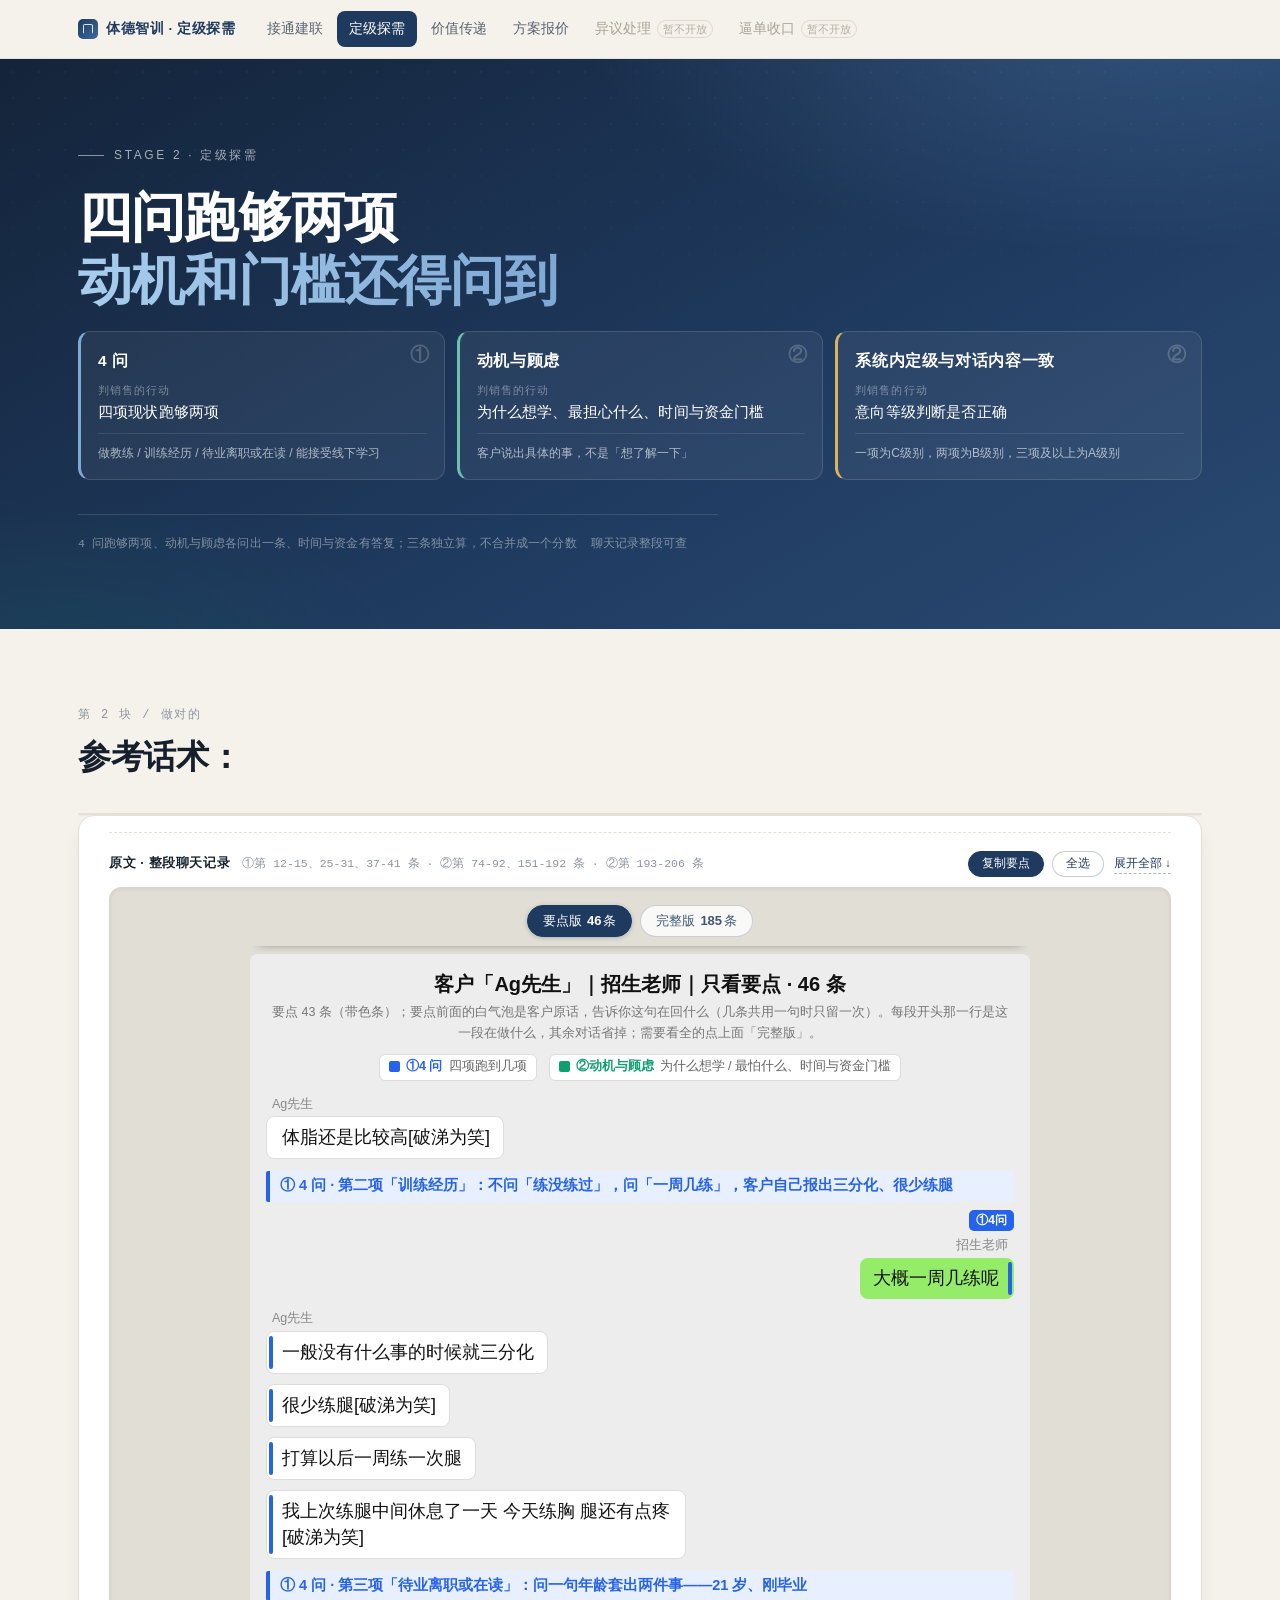
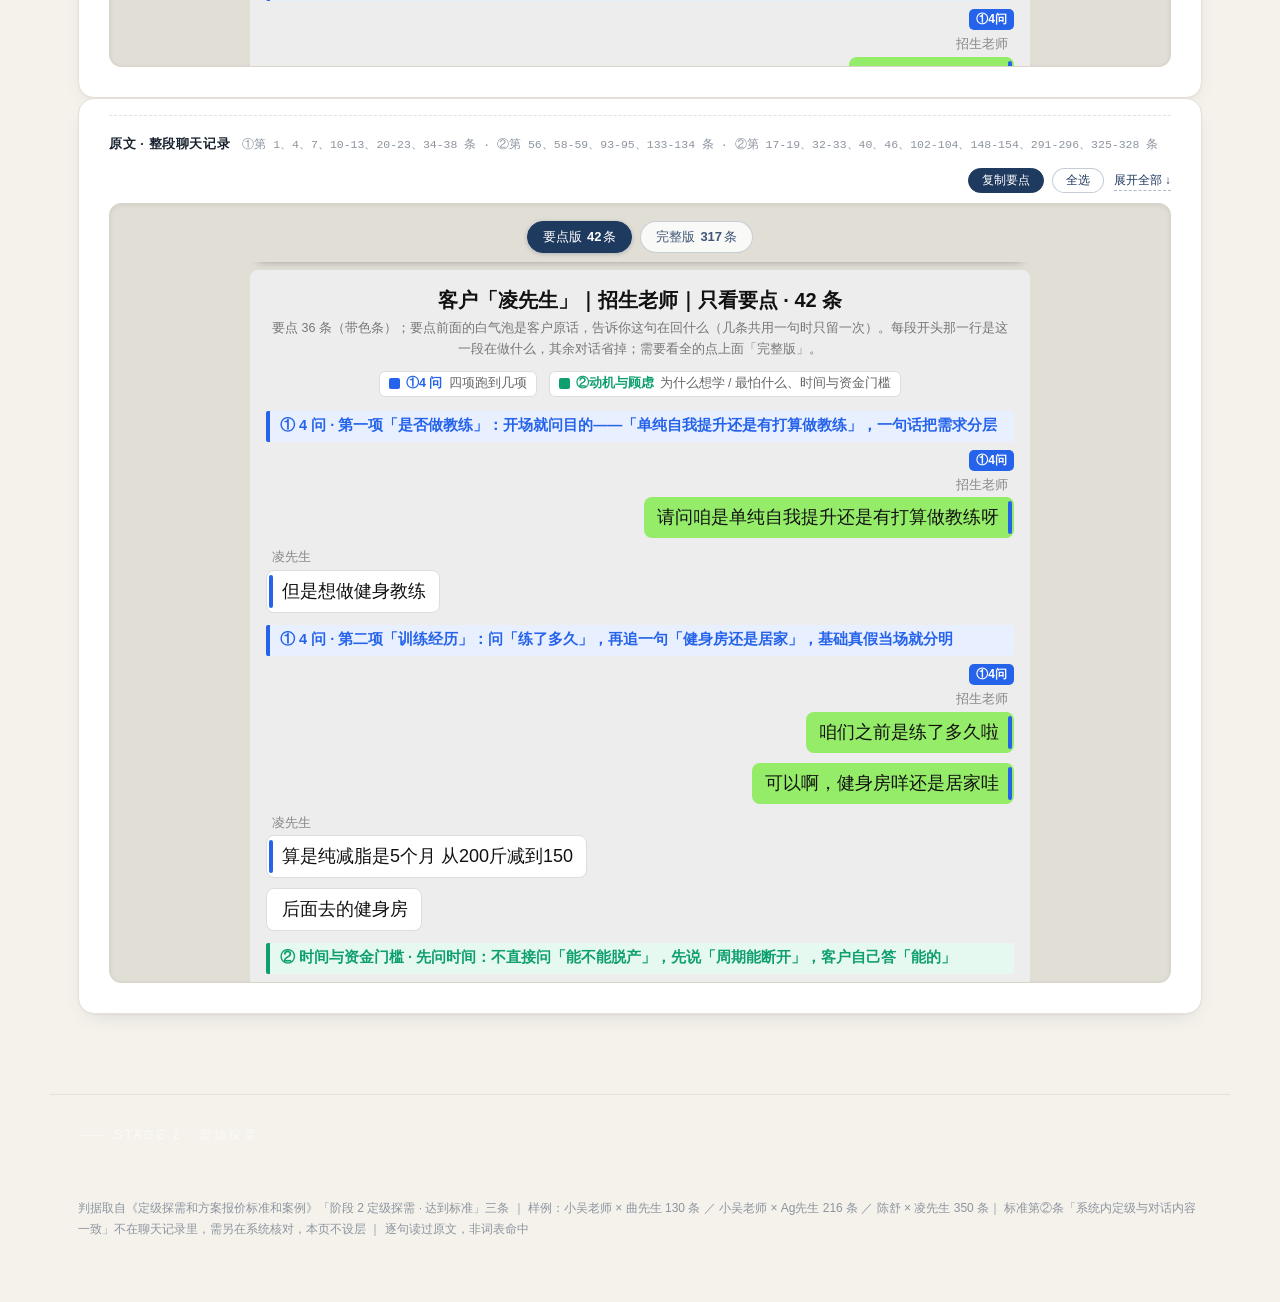
<file: 定级探需(可用于案例分享).html>
<!DOCTYPE html>
<html lang="zh-CN">
<head>
<meta charset="UTF-8">
<meta name="viewport" content="width=device-width, initial-scale=1">
<title>定级探需｜体德智训 · 阶段 2</title>
<meta name="description" content="定级探需教材版：三层怎么判（4 问 / 动机与顾虑 / 时间与资金门槛）+ 三组原文案例（曲先生 130 条、Ag先生 216 条、凌先生 350 条），聊天记录整段标色，逐字可查。">
<link rel="stylesheet" href="assets/style.css?v=10">
<link rel="stylesheet" href="assets/manual.css?v=2">
<link rel="stylesheet" href="assets/livechat.css?v=5">
<link rel="stylesheet" href="assets/kit.css?v=1">
</head>
<body>

<nav class="nav">
  <div class="nav-in">
    <div class="nav-brand"><i></i><span>体德智训 · 定级探需</span></div>
    <div class="nav-links">
      <a href="index.html" >接通建联</a>
      <a href="定级探需(可用于案例分享).html" class="on">定级探需</a>
      <a href="价值传递(可用于案例分享).html">价值传递</a>
      <a href="方案报价(可用于案例分享).html">方案报价</a>
      <span class="nav-off" aria-disabled="true">异议处理<em>暂不开放</em></span>
      <span class="nav-off" aria-disabled="true">逼单收口<em>暂不开放</em></span>
    </div>
  </div>
  <div class="nav-progress"></div>
</nav>

<header class="hero">
  <div class="hero-in">
    <div class="eyebrow">Stage 2 · 定级探需</div>
    <h1>四问跑够两项<br><em>动机和门槛还得问到</em></h1>
    <div class="stage3">
      <div class="st s1"><span class="stn">①</span><b>4 问</b>
        <span class="stk">判销售的行动</span><p>四项现状跑够两项</p>
        <span class="stq">做教练 / 训练经历 / 待业离职或在读 / 能接受线下学习</span></div>
      <div class="st s2"><span class="stn">②</span><b>动机与顾虑</b>
        <span class="stk">判销售的行动</span><p>为什么想学、最担心什么、时间与资金门槛</p>
        <span class="stq">客户说出具体的事，不是「想了解一下」</span></div>
      <div class="st s3"><span class="stn">②</span><b>系统内定级与对话内容一致</b>
        <span class="stk">判销售的行动</span><p>意向等级判断是否正确</p>
        <span class="stq">一项为C级别，两项为B级别，三项及以上为A级别</span></div>
    </div>
    <div class="hero-meta"><span>4 问跑够两项、动机与顾虑各问出一条、时间与资金有答复；三条独立算，不合并成一个分数</span><span>聊天记录整段可查</span></div>
  </div>
</header>

<section class="sec" id="m-good">
<div class="sec-head rv"><div class="sec-no">第 2 块 / 做对的</div>
<h2>参考话术：</h2></div>

<article id="m1" class="qcard p1 mcase rv">

<!-- <figure class="mcase-shot cclive" id="live1">
<input type="checkbox" id="sw1" class="swchk">
<div class="shotbar"><span class="sbt">原文 · 整段聊天记录</span><span class="sbd">①第 7、9、11、48、51、96 条 · ②第 35-37、109、111 条 · ②第 46、119-120 条</span>
<div class="cl-tools"><button type="button" class="lcb lcb1" data-lc="chat1" data-lcgrp="1" data-lbl-slim="复制要点" data-lbl-full="复制全文">复制要点</button><button type="button" class="lcb" data-lcsel="chat1" data-lcgrp="1">全选</button><label class="swtoggle" for="sw1"><span class="t1">展开全部 ↓</span><span class="t2">收起 ↑</span></label>
</div></div>
<div class="cl-wrap"><div class="shotwin">
<div class="cl-tabs"><button type="button" class="cl-tab on" data-clgrp="1" data-pane="chat1k">要点版<b>16</b>条</button><button type="button" class="cl-tab" data-clgrp="1" data-pane="chat1">完整版<b>122</b>条</button></div>
<div class="cl-chat cl-pane" id="chat1k" data-clgrp="1" data-cc-plain="1" data-cc-head="招生老师 × 曲先生｜定级探需 · 要点版（14 条要点 + 2 句客户原话）">
<div class="cl-title">客户「曲先生」｜招生老师｜只看要点 · 16 条</div>
<div class="cl-sub">要点 14 条（带色条）；要点前面的白气泡是客户原话，告诉你这句在回什么（几条共用一句时只留一次）。每段开头那一行是这一段在做什么，其余对话省掉；需要看全的点上面「完整版」。</div>
<div class="cl-legend"><span class="cl-lg"><i style="background:#2563EB"></i><b style="color:#2563EB">①4 问</b><em>四项跑到几项</em></span><span class="cl-lg"><i style="background:#0E9F6E"></i><b style="color:#0E9F6E">②动机与顾虑</b><em>为什么想学 / 最怕什么</em></span><span class="cl-lg"><i style="background:#0E9F6E"></i><b style="color:#0E9F6E">②时间与资金门槛</b><em>学得起、走得开吗</em></span></div>
<div class="cl-body">
<div class="cl-msg c" data-who="曲先生" data-k="" data-i="6" data-anchor="1"><div class="cl-nm">曲先生</div><div class="cl-bub"><i class="cl-bar" style="background:transparent"></i><span class="cl-txt">是的</span></div></div>
<div class="cl-band" style="background:#E8EFFF;border-left-color:#2563EB;color:#2563EB">① 4 问 · 第一项「训练经历」：先问有没有健身习惯、练了多久，客户答「一年多」，这一项算拿到</div>
<div class="cl-msg s" data-who="招生老师" data-k="1" data-i="8"><div class="cl-chips"><span class="cl-chip" style="background:#2563EB">①4问</span></div><div class="cl-nm">招生老师</div><div class="cl-bub"><i class="cl-bar" style="background:#2563EB"></i><span class="cl-txt">可以的~咱这边平时自己有健身习惯不</span></div></div>
<div class="cl-msg s" data-who="招生老师" data-k="1" data-i="10"><div class="cl-bub"><i class="cl-bar" style="background:#2563EB"></i><span class="cl-txt">健身多久了呀兄弟</span></div></div>
<div class="cl-msg c" data-who="曲先生" data-k="1" data-i="12"><div class="cl-nm">曲先生</div><div class="cl-bub"><i class="cl-bar" style="background:#2563EB"></i><span class="cl-txt">一年多</span></div></div>
<div class="cl-band" style="background:#E6F9F1;border-left-color:#0E9F6E;color:#0E9F6E">② 动机与顾虑 · 动机这一半是客户自己说的，不是老师问出来的：「对健身还是比较感兴趣」「自己摸爬滚打学的，没那么系统」</div>
<div class="cl-msg c" data-who="曲先生" data-k="2" data-i="37"><div class="cl-chips"><span class="cl-chip" style="background:#0E9F6E">②动机顾虑</span></div><div class="cl-bub"><i class="cl-bar" style="background:#0E9F6E"></i><span class="cl-txt">对健身还是比较感兴趣</span></div></div>
<div class="cl-msg c" data-who="曲先生" data-k="2" data-i="38"><div class="cl-bub"><i class="cl-bar" style="background:#0E9F6E"></i><span class="cl-txt">之前都是自己摸爬滚打慢慢学的</span></div></div>
<div class="cl-msg c" data-who="曲先生" data-k="2" data-i="39"><div class="cl-bub"><i class="cl-bar" style="background:#0E9F6E"></i><span class="cl-txt">没那么系统</span></div></div>
<div class="cl-msg c" data-who="曲先生" data-k="" data-i="47" data-anchor="1"><div class="cl-bub"><i class="cl-bar" style="background:transparent"></i><span class="cl-txt">等我这一段结束了好好考虑</span></div></div>
<div class="cl-band" style="background:#E6F9F1;border-left-color:#0E9F6E;color:#0E9F6E">② 时间与资金门槛 · 客户用「等我这一段结束了」把时间挡回去，老师当场追一句「时间上可以安排不」；这一问同时算 4 问里的第四项（能接受线下学习）</div>
<div class="cl-msg s" data-who="招生老师" data-k="3" data-i="49"><div class="cl-chips"><span class="cl-chip" style="background:#0E9F6E">②门槛</span></div><div class="cl-nm">招生老师</div><div class="cl-bub"><i class="cl-bar" style="background:#0E9F6E"></i><span class="cl-txt">时间上可以安排不[惊讶]</span></div></div>
<div class="cl-band" style="background:#E8EFFF;border-left-color:#2563EB;color:#2563EB">① 4 问 · 第三项「待业离职或在读」：客户自己在闲聊里说出正在办退兵，等于把「马上待业」这一项交代了</div>
<div class="cl-msg c" data-who="曲先生" data-k="1" data-i="52"><div class="cl-chips"><span class="cl-chip" style="background:#2563EB">①4问</span></div><div class="cl-nm">曲先生</div><div class="cl-bub"><i class="cl-bar" style="background:#2563EB"></i><span class="cl-txt">在办理退兵</span></div></div>
<div class="cl-msg c" data-who="曲先生" data-k="1" data-i="55"><div class="cl-bub"><i class="cl-bar" style="background:#2563EB"></i><span class="cl-txt">要退兵</span></div></div>
<div class="cl-band" style="background:#E8EFFF;border-left-color:#2563EB;color:#2563EB">① 4 问 · 第一项「是否做教练」：客户自己给了答案——「当不成回去考虑从事健身行业，毕竟自己喜欢这方面」</div>
<div class="cl-msg c" data-who="曲先生" data-k="1" data-i="101"><div class="cl-chips"><span class="cl-chip" style="background:#2563EB">①4问</span></div><div class="cl-bub"><i class="cl-bar" style="background:#2563EB"></i><span class="cl-txt">当不成回去考虑从事健身行业</span></div></div>
<div class="cl-band" style="background:#E6F9F1;border-left-color:#0E9F6E;color:#0E9F6E">② 动机与顾虑 · 顾虑这一半：客户说「就是不知道这个健身教练好不好做」，老师没安慰，直接按他的身形给判断</div>
<div class="cl-msg c" data-who="曲先生" data-k="2" data-i="115"><div class="cl-chips"><span class="cl-chip" style="background:#0E9F6E">②动机顾虑</span></div><div class="cl-bub"><i class="cl-bar" style="background:#0E9F6E"></i><span class="cl-txt">就是不知道这个健身教练好不好做</span></div></div>
<div class="cl-msg s" data-who="招生老师" data-k="2" data-i="117"><div class="cl-nm">招生老师</div><div class="cl-bub"><i class="cl-bar" style="background:#0E9F6E"></i><span class="cl-txt">实话说哈~不是所有人都能做好健身教练，但是就目前来说兄弟你的颜值和身高还有身材是适合做教练的</span></div></div>
<div class="cl-band" style="background:#E6F9F1;border-left-color:#0E9F6E;color:#0E9F6E">② 时间与资金门槛 · 钱这一半：客户自己先报了个数「五六千都多了吧」，老师接着给长沙的薪资节奏</div>
<div class="cl-msg c" data-who="曲先生" data-k="3" data-i="126"><div class="cl-chips"><span class="cl-chip" style="background:#0E9F6E">②门槛</span></div><div class="cl-nm">曲先生</div><div class="cl-bub"><i class="cl-bar" style="background:#0E9F6E"></i><span class="cl-txt">刚开始估计只有五六千都多了吧</span></div></div>
<div class="cl-msg s" data-who="招生老师" data-k="3" data-i="127"><div class="cl-nm">招生老师</div><div class="cl-bub"><i class="cl-bar" style="background:#0E9F6E"></i><span class="cl-txt">以长沙为例：刚刚毕业第一个月工资大概在4000左右一般三个月左右大概7000左右，半年左右一般大部分都能工资破万</span></div></div>
</div>
</div>
<div class="cl-chat cl-pane" id="chat1" data-clgrp="1" data-cc-head="招生老师 × 曲先生｜定级探需 · 第 0-129 条（122 条原文）&#10;〔①②② = 4 问／动机与顾虑／时间与资金门槛〕" hidden>
<div class="cl-title">客户「曲先生」｜招生老师｜整段 130 条 · 三层标注</div>
<div class="cl-sub">这一段共 130 条，图片与表情消息 8 条略过，其余逐条排下来。色条与标签只标一件事：这句话在完成哪一项。</div>
<div class="cl-legend"><span class="cl-lg"><i style="background:#2563EB"></i><b style="color:#2563EB">①4 问</b><em>四项跑到几项</em></span><span class="cl-lg"><i style="background:#0E9F6E"></i><b style="color:#0E9F6E">②动机与顾虑</b><em>为什么想学 / 最怕什么</em></span><span class="cl-lg"><i style="background:#0E9F6E"></i><b style="color:#0E9F6E">②时间与资金门槛</b><em>学得起、走得开吗</em></span></div>
<div class="cl-body">
<div class="cl-time"><span>10月25日 21:00</span></div>
<div class="cl-msg s" data-who="招生老师" data-k="" data-i="1"><div class="cl-nm">招生老师</div><div class="cl-bub"><i class="cl-bar" style="background:transparent"></i><span class="cl-txt">哈喽兄弟，我是体德的吴老师，你的专属课程顾问、健身规划师~</span></div></div>
<div class="cl-msg s" data-who="招生老师" data-k="" data-i="2"><div class="cl-bub"><i class="cl-bar" style="background:transparent"></i><span class="cl-txt">咱这边怎么称呼呀[让我看看]</span></div></div>
<div class="cl-msg c" data-who="曲先生" data-k="" data-i="3"><div class="cl-nm">曲先生</div><div class="cl-bub"><i class="cl-bar" style="background:transparent"></i><span class="cl-txt">我姓曲</span></div></div>
<div class="cl-msg c" data-who="曲先生" data-k="" data-i="4"><div class="cl-bub"><i class="cl-bar" style="background:transparent"></i><span class="cl-txt">小曲就好</span></div></div>
<div class="cl-msg s" data-who="招生老师" data-k="" data-i="5"><div class="cl-nm">招生老师</div><div class="cl-bub"><i class="cl-bar" style="background:transparent"></i><span class="cl-txt">小曲兄弟~咱这边是想了解我们体德的线下教练培训对吧</span></div></div>
<div class="cl-msg c" data-who="曲先生" data-k="" data-i="6"><div class="cl-nm">曲先生</div><div class="cl-bub"><i class="cl-bar" style="background:transparent"></i><span class="cl-txt">是的</span></div></div>
<div class="cl-band" style="background:#E8EFFF;border-left-color:#2563EB;color:#2563EB">① 4 问 · 第一项「训练经历」：先问有没有健身习惯、练了多久，客户答「一年多」，这一项算拿到</div>
<div class="cl-msg s" data-who="招生老师" data-k="1" data-i="8"><div class="cl-chips"><span class="cl-chip" style="background:#2563EB">①4问</span></div><div class="cl-nm">招生老师</div><div class="cl-bub"><i class="cl-bar" style="background:#2563EB"></i><span class="cl-txt">可以的~咱这边平时自己有健身习惯不</span></div></div>
<div class="cl-msg c" data-who="曲先生" data-k="" data-i="9"><div class="cl-nm">曲先生</div><div class="cl-bub"><i class="cl-bar" style="background:transparent"></i><span class="cl-txt">有的</span></div></div>
<div class="cl-msg s" data-who="招生老师" data-k="1" data-i="10"><div class="cl-chips"><span class="cl-chip" style="background:#2563EB">①4问</span></div><div class="cl-nm">招生老师</div><div class="cl-bub"><i class="cl-bar" style="background:#2563EB"></i><span class="cl-txt">健身多久了呀兄弟</span></div></div>
<div class="cl-msg c" data-who="曲先生" data-k="" data-i="11"><div class="cl-nm">曲先生</div><div class="cl-bub"><i class="cl-bar" style="background:transparent"></i><span class="cl-txt">这几天在处理一些事情</span></div></div>
<div class="cl-msg c" data-who="曲先生" data-k="1" data-i="12"><div class="cl-chips"><span class="cl-chip" style="background:#2563EB">①4问</span></div><div class="cl-bub"><i class="cl-bar" style="background:#2563EB"></i><span class="cl-txt">一年多</span></div></div>
<div class="cl-msg s" data-who="招生老师" data-k="" data-i="13"><div class="cl-nm">招生老师</div><div class="cl-bub"><i class="cl-bar" style="background:transparent"></i><span class="cl-txt">嗷嗷~可以的勒</span></div></div>
<div class="cl-msg s" data-who="招生老师" data-k="" data-i="14"><div class="cl-bub"><i class="cl-bar" style="background:transparent"></i><span class="cl-txt">这么说基础还是很不错的</span></div></div>
<div class="cl-msg s" data-who="招生老师" data-k="" data-i="15"><div class="cl-bub"><i class="cl-bar" style="background:transparent"></i><span class="cl-txt">目前身高体重大概多少呀</span></div></div>
<div class="cl-msg c" data-who="曲先生" data-k="" data-i="16"><div class="cl-nm">曲先生</div><div class="cl-bub"><i class="cl-bar" style="background:transparent"></i><span class="cl-txt">183 75</span></div></div>
<div class="cl-msg s" data-who="招生老师" data-k="" data-i="17"><div class="cl-nm">招生老师</div><div class="cl-bub"><i class="cl-bar" style="background:transparent"></i><span class="cl-txt">或者有身材照不~我可以帮你分析分析</span></div></div>
<div class="cl-msg s" data-who="招生老师" data-k="" data-i="18"><div class="cl-bub"><i class="cl-bar" style="background:transparent"></i><span class="cl-txt">这比例无敌[强][强]哈哈哈大高个➕薄肌男神级别</span></div></div>
<div class="cl-msg s" data-who="招生老师" data-k="" data-i="19"><div class="cl-bub"><i class="cl-bar" style="background:transparent"></i><span class="cl-txt">身材方面我们还有想要提升的地方不[惊讶]</span></div></div>
<div class="cl-msg c" data-who="曲先生" data-k="" data-i="20"><div class="cl-nm">曲先生</div><div class="cl-bub"><i class="cl-bar" style="background:transparent"></i><span class="cl-txt">有啊</span></div></div>
<div class="cl-msg c" data-who="曲先生" data-k="" data-i="21"><div class="cl-bub"><i class="cl-bar" style="background:transparent"></i><span class="cl-txt">整体想再上升一下</span></div></div>
<div class="cl-msg c" data-who="曲先生" data-k="" data-i="22"><div class="cl-bub"><i class="cl-bar" style="background:transparent"></i><span class="cl-txt">最近一些事情在处理</span></div></div>
<div class="cl-msg s" data-who="招生老师" data-k="" data-i="23"><div class="cl-nm">招生老师</div><div class="cl-bub"><i class="cl-bar" style="background:transparent"></i><span class="cl-txt">[捂脸][捂脸]可以的~目前确实也很好了</span></div></div>
<div class="cl-msg c" data-who="曲先生" data-k="" data-i="24"><div class="cl-nm">曲先生</div><div class="cl-bub"><i class="cl-bar" style="background:transparent"></i><span class="cl-txt">一个多月没练</span></div></div>
<div class="cl-msg c" data-who="曲先生" data-k="" data-i="25"><div class="cl-bub"><i class="cl-bar" style="background:transparent"></i><span class="cl-txt">还得再处理几天</span></div></div>
<div class="cl-msg s" data-who="招生老师" data-k="" data-i="26"><div class="cl-nm">招生老师</div><div class="cl-bub"><i class="cl-bar" style="background:transparent"></i><span class="cl-txt">这样子罗~处理完就有时间了吧</span></div></div>
<div class="cl-msg c" data-who="曲先生" data-k="" data-i="27"><div class="cl-nm">曲先生</div><div class="cl-bub"><i class="cl-bar" style="background:transparent"></i><span class="cl-txt">对</span></div></div>
<div class="cl-msg c" data-who="曲先生" data-k="" data-i="28"><div class="cl-bub"><i class="cl-bar" style="background:transparent"></i><span class="cl-txt">处理完就好了</span></div></div>
<div class="cl-msg s" data-who="招生老师" data-k="" data-i="29"><div class="cl-nm">招生老师</div><div class="cl-bub"><i class="cl-bar" style="background:transparent"></i><span class="cl-txt">[加油]咱这这身材加上小帅小帅的颜值</span></div></div>
<div class="cl-msg c" data-who="曲先生" data-k="" data-i="30"><div class="cl-nm">曲先生</div><div class="cl-bub"><i class="cl-bar" style="background:transparent"></i><span class="cl-txt">哈哈哈等我一段时间</span></div></div>
<div class="cl-msg s" data-who="招生老师" data-k="" data-i="31"><div class="cl-nm">招生老师</div><div class="cl-bub"><i class="cl-bar" style="background:transparent"></i><span class="cl-txt">做教练绝对是超级适配~不吹牛皮</span></div></div>
<div class="cl-msg c" data-who="曲先生" data-k="" data-i="32"><div class="cl-nm">曲先生</div><div class="cl-bub"><i class="cl-bar" style="background:transparent"></i><span class="cl-txt">我想先了解一下咱这边课程</span></div></div>
<div class="cl-msg c" data-who="曲先生" data-k="" data-i="33"><div class="cl-bub"><i class="cl-bar" style="background:transparent"></i><span class="cl-txt">费用</span></div></div>
<div class="cl-msg c" data-who="曲先生" data-k="" data-i="34"><div class="cl-bub"><i class="cl-bar" style="background:transparent"></i><span class="cl-txt">就业前景啥的</span></div></div>
<div class="cl-msg s" data-who="招生老师" data-k="" data-i="35"><div class="cl-nm">招生老师</div><div class="cl-bub"><i class="cl-bar" style="background:transparent"></i><span class="cl-txt">可以的勒~这个没事我们每个月都会开班哈</span></div></div>
<div class="cl-band" style="background:#E6F9F1;border-left-color:#0E9F6E;color:#0E9F6E">② 动机与顾虑 · 动机这一半是客户自己说的，不是老师问出来的：「对健身还是比较感兴趣」「自己摸爬滚打学的，没那么系统」</div>
<div class="cl-msg c" data-who="曲先生" data-k="2" data-i="37"><div class="cl-chips"><span class="cl-chip" style="background:#0E9F6E">②动机顾虑</span></div><div class="cl-nm">曲先生</div><div class="cl-bub"><i class="cl-bar" style="background:#0E9F6E"></i><span class="cl-txt">对健身还是比较感兴趣</span></div></div>
<div class="cl-msg c" data-who="曲先生" data-k="2" data-i="38"><div class="cl-bub"><i class="cl-bar" style="background:#0E9F6E"></i><span class="cl-txt">之前都是自己摸爬滚打慢慢学的</span></div></div>
<div class="cl-msg c" data-who="曲先生" data-k="2" data-i="39"><div class="cl-bub"><i class="cl-bar" style="background:#0E9F6E"></i><span class="cl-txt">没那么系统</span></div></div>
<div class="cl-msg s" data-who="招生老师" data-k="" data-i="40"><div class="cl-nm">招生老师</div><div class="cl-bub"><i class="cl-bar" style="background:transparent"></i><span class="cl-txt">行~兄弟咱这边从课程内容，证书区别，学费价格，还有就业这块儿一一和你介绍一下</span></div></div>
<div class="cl-msg s" data-who="招生老师" data-k="" data-i="41"><div class="cl-bub"><i class="cl-bar" style="background:transparent"></i><span class="cl-txt">这样你更好理解哈</span></div></div>
<div class="cl-msg s" data-who="招生老师" data-k="" data-i="42"><div class="cl-bub"><i class="cl-bar" style="background:transparent"></i><span class="cl-txt">咱这边基础比较好~到时候学习上手也会更快啦</span></div></div>
<div class="cl-msg s" data-who="招生老师" data-k="" data-i="43"><div class="cl-bub"><i class="cl-bar" style="background:transparent"></i><span class="cl-txt">三个月系统培训分为四个阶段：
第①个阶段（三周）：学会教如何增肌、解刨学理论➕器械使用实操
第②阶段（三周）：学会如何减脂，训练原理也是营养学理论+功能运动模式，燃脂运动实操
第②阶段（三周）：MPS功能筛查与体态纠正➕功能康复👨‍🦽‍➡️
第④阶段（三周）：运动心理学和以上三个阶段的一个整合，职业技能、授课打磨、体验课流程、营销</span></div></div>
<div class="cl-msg s" data-who="招生老师" data-k="" data-i="44"><div class="cl-bub"><i class="cl-bar" style="background:transparent"></i><span class="cl-txt">整个课程可以理解为3➕9模式
3是：3个月到校集中学习理论和实操技术以及训练水平，
9是：到校赠送9个月线上课，毕业后也能持续进阶学习
并且两年内可以免费回来复训一次哈</span></div></div>
<div class="cl-msg s" data-who="招生老师" data-k="" data-i="45"><div class="cl-bub"><i class="cl-bar" style="background:transparent"></i><span class="cl-txt">每天是七节课从早上八点到下午五点，周一到周五上课，周六周天放假~和咱大学天天满课的状态差不多</span></div></div>
<div class="cl-msg c" data-who="曲先生" data-k="" data-i="46"><div class="cl-nm">曲先生</div><div class="cl-bub"><i class="cl-bar" style="background:transparent"></i><span class="cl-txt">好的</span></div></div>
<div class="cl-msg c" data-who="曲先生" data-k="" data-i="47"><div class="cl-bub"><i class="cl-bar" style="background:transparent"></i><span class="cl-txt">等我这一段结束了好好考虑</span></div></div>
<div class="cl-band" style="background:#E6F9F1;border-left-color:#0E9F6E;color:#0E9F6E">② 时间与资金门槛 · 客户用「等我这一段结束了」把时间挡回去，老师当场追一句「时间上可以安排不」；这一问同时算 4 问里的第四项（能接受线下学习）</div>
<div class="cl-msg s" data-who="招生老师" data-k="3" data-i="49"><div class="cl-chips"><span class="cl-chip" style="background:#0E9F6E">②门槛</span></div><div class="cl-nm">招生老师</div><div class="cl-bub"><i class="cl-bar" style="background:#0E9F6E"></i><span class="cl-txt">时间上可以安排不[惊讶]</span></div></div>
<div class="cl-msg s" data-who="招生老师" data-k="" data-i="50"><div class="cl-bub"><i class="cl-bar" style="background:transparent"></i><span class="cl-txt">哈哈哈被你这么一说很好奇咱目前是在忙啥</span></div></div>
<div class="cl-band" style="background:#E8EFFF;border-left-color:#2563EB;color:#2563EB">① 4 问 · 第三项「待业离职或在读」：客户自己在闲聊里说出正在办退兵，等于把「马上待业」这一项交代了</div>
<div class="cl-msg c" data-who="曲先生" data-k="1" data-i="52"><div class="cl-chips"><span class="cl-chip" style="background:#2563EB">①4问</span></div><div class="cl-nm">曲先生</div><div class="cl-bub"><i class="cl-bar" style="background:#2563EB"></i><span class="cl-txt">在办理退兵</span></div></div>
<div class="cl-msg c" data-who="曲先生" data-k="" data-i="53"><div class="cl-bub"><i class="cl-bar" style="background:transparent"></i><span class="cl-txt">新兵一个月了</span></div></div>
<div class="cl-msg c" data-who="曲先生" data-k="" data-i="54"><div class="cl-bub"><i class="cl-bar" style="background:transparent"></i><span class="cl-txt">检查有点小问题</span></div></div>
<div class="cl-msg c" data-who="曲先生" data-k="1" data-i="55"><div class="cl-chips"><span class="cl-chip" style="background:#2563EB">①4问</span></div><div class="cl-bub"><i class="cl-bar" style="background:#2563EB"></i><span class="cl-txt">要退兵</span></div></div>
<div class="cl-msg s" data-who="招生老师" data-k="" data-i="56"><div class="cl-nm">招生老师</div><div class="cl-bub"><i class="cl-bar" style="background:transparent"></i><span class="cl-txt">啊~体检出来问题嘛</span></div></div>
<div class="cl-msg c" data-who="曲先生" data-k="" data-i="57"><div class="cl-nm">曲先生</div><div class="cl-bub"><i class="cl-bar" style="background:transparent"></i><span class="cl-txt">大概率回不去部队了</span></div></div>
<div class="cl-msg c" data-who="曲先生" data-k="" data-i="58"><div class="cl-bub"><i class="cl-bar" style="background:transparent"></i><span class="cl-txt">只能说这么多了</span></div></div>
<div class="cl-msg s" data-who="招生老师" data-k="" data-i="59"><div class="cl-nm">招生老师</div><div class="cl-bub"><i class="cl-bar" style="background:transparent"></i><span class="cl-txt">理解理解</span></div></div>
<div class="cl-msg s" data-who="招生老师" data-k="" data-i="60"><div class="cl-bub"><i class="cl-bar" style="background:transparent"></i><span class="cl-txt">我也是退伍军人</span></div></div>
<div class="cl-msg c" data-who="曲先生" data-k="" data-i="61"><div class="cl-nm">曲先生</div><div class="cl-bub"><i class="cl-bar" style="background:transparent"></i><span class="cl-txt">估计最多一周</span></div></div>
<div class="cl-msg s" data-who="招生老师" data-k="" data-i="62"><div class="cl-nm">招生老师</div><div class="cl-bub"><i class="cl-bar" style="background:transparent"></i><span class="cl-txt">这太可惜了呀</span></div></div>
<div class="cl-msg c" data-who="曲先生" data-k="" data-i="63"><div class="cl-nm">曲先生</div><div class="cl-bub"><i class="cl-bar" style="background:transparent"></i><span class="cl-txt">啥都完了</span></div></div>
<div class="cl-msg s" data-who="招生老师" data-k="" data-i="64"><div class="cl-nm">招生老师</div><div class="cl-bub"><i class="cl-bar" style="background:transparent"></i><span class="cl-txt">你这种是单位要退你应该对你不会有太大影响啦</span></div></div>
<div class="cl-msg s" data-who="招生老师" data-k="" data-i="65"><div class="cl-bub"><i class="cl-bar" style="background:transparent"></i><span class="cl-txt">不是你自己不肯在里面当了</span></div></div>
<div class="cl-msg c" data-who="曲先生" data-k="" data-i="66"><div class="cl-nm">曲先生</div><div class="cl-bub"><i class="cl-bar" style="background:transparent"></i><span class="cl-txt">不会</span></div></div>
<div class="cl-msg c" data-who="曲先生" data-k="" data-i="67"><div class="cl-bub"><i class="cl-bar" style="background:transparent"></i><span class="cl-txt">对</span></div></div>
<div class="cl-msg c" data-who="曲先生" data-k="" data-i="68"><div class="cl-bub"><i class="cl-bar" style="background:transparent"></i><span class="cl-txt">单位退我的</span></div></div>
<div class="cl-msg s" data-who="招生老师" data-k="" data-i="69"><div class="cl-nm">招生老师</div><div class="cl-bub"><i class="cl-bar" style="background:transparent"></i><span class="cl-txt">话说咱新兵连还能有手机</span></div></div>
<div class="cl-msg c" data-who="曲先生" data-k="" data-i="70"><div class="cl-nm">曲先生</div><div class="cl-bub"><i class="cl-bar" style="background:transparent"></i><span class="cl-txt">不不不</span></div></div>
<div class="cl-msg c" data-who="曲先生" data-k="" data-i="71"><div class="cl-bub"><i class="cl-bar" style="background:transparent"></i><span class="cl-txt">现在已经在郑州了</span></div></div>
<div class="cl-msg s" data-who="招生老师" data-k="" data-i="72"><div class="cl-nm">招生老师</div><div class="cl-bub"><i class="cl-bar" style="background:transparent"></i><span class="cl-txt">也是不错了我那会儿一个星期5分钟</span></div></div>
<div class="cl-msg c" data-who="曲先生" data-k="" data-i="73"><div class="cl-nm">曲先生</div><div class="cl-bub"><i class="cl-bar" style="background:transparent"></i><span class="cl-txt">相当于出差</span></div></div>
<div class="cl-msg c" data-who="曲先生" data-k="" data-i="74"><div class="cl-bub"><i class="cl-bar" style="background:transparent"></i><span class="cl-txt">我们一周三次</span></div></div>
<div class="cl-msg s" data-who="招生老师" data-k="" data-i="75"><div class="cl-nm">招生老师</div><div class="cl-bub"><i class="cl-bar" style="background:transparent"></i><span class="cl-txt">嗷嗷~就是回去复检啥的罗</span></div></div>
<div class="cl-msg s" data-who="招生老师" data-k="" data-i="76"><div class="cl-bub"><i class="cl-bar" style="background:transparent"></i><span class="cl-txt">现在还是爽啊</span></div></div>
<div class="cl-msg c" data-who="曲先生" data-k="" data-i="77"><div class="cl-nm">曲先生</div><div class="cl-bub"><i class="cl-bar" style="background:transparent"></i><span class="cl-txt">昨晚检查了</span></div></div>
<div class="cl-msg c" data-who="曲先生" data-k="" data-i="78"><div class="cl-bub"><i class="cl-bar" style="background:transparent"></i><span class="cl-txt">等医院鉴定</span></div></div>
<div class="cl-msg c" data-who="曲先生" data-k="" data-i="79"><div class="cl-bub"><i class="cl-bar" style="background:transparent"></i><span class="cl-txt">这个就是最终结果</span></div></div>
<div class="cl-msg s" data-who="招生老师" data-k="" data-i="80"><div class="cl-nm">招生老师</div><div class="cl-bub"><i class="cl-bar" style="background:transparent"></i><span class="cl-txt">我们那时候也有小伙伴回去复查啥的</span></div></div>
<div class="cl-msg c" data-who="曲先生" data-k="" data-i="81"><div class="cl-nm">曲先生</div><div class="cl-bub"><i class="cl-bar" style="background:transparent"></i><span class="cl-txt">现在在郑州</span></div></div>
<div class="cl-msg c" data-who="曲先生" data-k="" data-i="82"><div class="cl-bub"><i class="cl-bar" style="background:transparent"></i><span class="cl-txt">还能回去？</span></div></div>
<div class="cl-msg c" data-who="曲先生" data-k="" data-i="83"><div class="cl-bub"><i class="cl-bar" style="background:transparent"></i><span class="cl-txt">概率很小了</span></div></div>
<div class="cl-msg c" data-who="曲先生" data-k="" data-i="84"><div class="cl-bub"><i class="cl-bar" style="background:transparent"></i><span class="cl-txt">回部队</span></div></div>
<div class="cl-msg s" data-who="招生老师" data-k="" data-i="85"><div class="cl-nm">招生老师</div><div class="cl-bub"><i class="cl-bar" style="background:transparent"></i><span class="cl-txt">也有人复查然后还是没问题就回单位了勒</span></div></div>
<div class="cl-msg s" data-who="招生老师" data-k="" data-i="86"><div class="cl-bub"><i class="cl-bar" style="background:transparent"></i><span class="cl-txt">不是完全没可能，我们当时回去了两个，然后有一个回来继续了</span></div></div>
<div class="cl-msg s" data-who="招生老师" data-k="" data-i="87"><div class="cl-bub"><i class="cl-bar" style="background:transparent"></i><span class="cl-txt">有一个拿东西回去了</span></div></div>
<div class="cl-msg s" data-who="招生老师" data-k="" data-i="88"><div class="cl-bub"><i class="cl-bar" style="background:transparent"></i><span class="cl-txt">这个还是要看病情程度，影响大不大</span></div></div>
<div class="cl-msg c" data-who="曲先生" data-k="" data-i="89"><div class="cl-nm">曲先生</div><div class="cl-bub"><i class="cl-bar" style="background:transparent"></i><span class="cl-txt">嗯嗯好的</span></div></div>
<div class="cl-msg s" data-who="招生老师" data-k="" data-i="90"><div class="cl-nm">招生老师</div><div class="cl-bub"><i class="cl-bar" style="background:transparent"></i><span class="cl-txt">我们主要是因为啥病呢</span></div></div>
<div class="cl-msg c" data-who="曲先生" data-k="" data-i="91"><div class="cl-nm">曲先生</div><div class="cl-bub"><i class="cl-bar" style="background:transparent"></i><span class="cl-txt">感音性神经丧失</span></div></div>
<div class="cl-msg s" data-who="招生老师" data-k="" data-i="92"><div class="cl-nm">招生老师</div><div class="cl-bub"><i class="cl-bar" style="background:transparent"></i><span class="cl-txt">可以理解为听觉受损？</span></div></div>
<div class="cl-msg c" data-who="曲先生" data-k="" data-i="93"><div class="cl-nm">曲先生</div><div class="cl-bub"><i class="cl-bar" style="background:transparent"></i><span class="cl-txt">我也是在这才查出来</span></div></div>
<div class="cl-msg c" data-who="曲先生" data-k="" data-i="94"><div class="cl-bub"><i class="cl-bar" style="background:transparent"></i><span class="cl-txt">对</span></div></div>
<div class="cl-msg c" data-who="曲先生" data-k="" data-i="95"><div class="cl-bub"><i class="cl-bar" style="background:transparent"></i><span class="cl-txt">能听见</span></div></div>
<div class="cl-msg c" data-who="曲先生" data-k="" data-i="96"><div class="cl-bub"><i class="cl-bar" style="background:transparent"></i><span class="cl-txt">有时候反应好像回迟钝接受</span></div></div>
<div class="cl-msg c" data-who="曲先生" data-k="" data-i="97"><div class="cl-bub"><i class="cl-bar" style="background:transparent"></i><span class="cl-txt">信号</span></div></div>
<div class="cl-msg s" data-who="招生老师" data-k="" data-i="98"><div class="cl-nm">招生老师</div><div class="cl-bub"><i class="cl-bar" style="background:transparent"></i><span class="cl-txt">这个就很模糊了</span></div></div>
<div class="cl-msg c" data-who="曲先生" data-k="" data-i="99"><div class="cl-nm">曲先生</div><div class="cl-bub"><i class="cl-bar" style="background:transparent"></i><span class="cl-txt">估计明天就知道结果了</span></div></div>
<div class="cl-band" style="background:#E8EFFF;border-left-color:#2563EB;color:#2563EB">① 4 问 · 第一项「是否做教练」：客户自己给了答案——「当不成回去考虑从事健身行业，毕竟自己喜欢这方面」</div>
<div class="cl-msg c" data-who="曲先生" data-k="1" data-i="101"><div class="cl-chips"><span class="cl-chip" style="background:#2563EB">①4问</span></div><div class="cl-bub"><i class="cl-bar" style="background:#2563EB"></i><span class="cl-txt">当不成回去考虑从事健身行业</span></div></div>
<div class="cl-msg c" data-who="曲先生" data-k="" data-i="102"><div class="cl-bub"><i class="cl-bar" style="background:transparent"></i><span class="cl-txt">毕竟自己喜欢这方面</span></div></div>
<div class="cl-msg s" data-who="招生老师" data-k="" data-i="103"><div class="cl-nm">招生老师</div><div class="cl-bub"><i class="cl-bar" style="background:transparent"></i><span class="cl-txt">我当时那个小伙伴是因为扁平足在单位检查不通过然后回去复查结果然后又没有超出标准</span></div></div>
<div class="cl-msg s" data-who="招生老师" data-k="" data-i="104"><div class="cl-bub"><i class="cl-bar" style="background:transparent"></i><span class="cl-txt">就又回来了</span></div></div>
<div class="cl-msg c" data-who="曲先生" data-k="" data-i="105"><div class="cl-nm">曲先生</div><div class="cl-bub"><i class="cl-bar" style="background:transparent"></i><span class="cl-txt">那也挺好的</span></div></div>
<div class="cl-msg c" data-who="曲先生" data-k="" data-i="106"><div class="cl-bub"><i class="cl-bar" style="background:transparent"></i><span class="cl-txt">我这个估计不行</span></div></div>
<div class="cl-msg s" data-who="招生老师" data-k="" data-i="107"><div class="cl-nm">招生老师</div><div class="cl-bub"><i class="cl-bar" style="background:transparent"></i><span class="cl-txt">害~虽然招生是我的工作，但是我也知道下定决心去部队不容易</span></div></div>
<div class="cl-msg c" data-who="曲先生" data-k="" data-i="108"><div class="cl-nm">曲先生</div><div class="cl-bub"><i class="cl-bar" style="background:transparent"></i><span class="cl-txt">我在这检查结果一样</span></div></div>
<div class="cl-msg c" data-who="曲先生" data-k="" data-i="109"><div class="cl-bub"><i class="cl-bar" style="background:transparent"></i><span class="cl-txt">都是有问题</span></div></div>
<div class="cl-msg s" data-who="招生老师" data-k="" data-i="110"><div class="cl-nm">招生老师</div><div class="cl-bub"><i class="cl-bar" style="background:transparent"></i><span class="cl-txt">还是希望你能通过继续在里面的</span></div></div>
<div class="cl-msg c" data-who="曲先生" data-k="" data-i="111"><div class="cl-nm">曲先生</div><div class="cl-bub"><i class="cl-bar" style="background:transparent"></i><span class="cl-txt">就看专家明天怎么说</span></div></div>
<div class="cl-msg c" data-who="曲先生" data-k="" data-i="112"><div class="cl-bub"><i class="cl-bar" style="background:transparent"></i><span class="cl-txt">两手打算都看开了</span></div></div>
<div class="cl-msg s" data-who="招生老师" data-k="" data-i="113"><div class="cl-nm">招生老师</div><div class="cl-bub"><i class="cl-bar" style="background:transparent"></i><span class="cl-txt">嗯罗~兄弟到时候什么情况再和我说</span></div></div>
<div class="cl-band" style="background:#E6F9F1;border-left-color:#0E9F6E;color:#0E9F6E">② 动机与顾虑 · 顾虑这一半：客户说「就是不知道这个健身教练好不好做」，老师没安慰，直接按他的身形给判断</div>
<div class="cl-msg c" data-who="曲先生" data-k="2" data-i="115"><div class="cl-chips"><span class="cl-chip" style="background:#0E9F6E">②动机顾虑</span></div><div class="cl-nm">曲先生</div><div class="cl-bub"><i class="cl-bar" style="background:#0E9F6E"></i><span class="cl-txt">就是不知道这个健身教练好不好做</span></div></div>
<div class="cl-msg c" data-who="曲先生" data-k="" data-i="116"><div class="cl-bub"><i class="cl-bar" style="background:transparent"></i><span class="cl-txt">好的</span></div></div>
<div class="cl-msg s" data-who="招生老师" data-k="2" data-i="117"><div class="cl-chips"><span class="cl-chip" style="background:#0E9F6E">②动机顾虑</span></div><div class="cl-nm">招生老师</div><div class="cl-bub"><i class="cl-bar" style="background:#0E9F6E"></i><span class="cl-txt">实话说哈~不是所有人都能做好健身教练，但是就目前来说兄弟你的颜值和身高还有身材是适合做教练的</span></div></div>
<div class="cl-msg s" data-who="招生老师" data-k="" data-i="118"><div class="cl-bub"><i class="cl-bar" style="background:transparent"></i><span class="cl-txt">初步来说罗~</span></div></div>
<div class="cl-msg c" data-who="曲先生" data-k="" data-i="119"><div class="cl-nm">曲先生</div><div class="cl-bub"><i class="cl-bar" style="background:transparent"></i><span class="cl-txt">嗯嗯知道了</span></div></div>
<div class="cl-msg c" data-who="曲先生" data-k="" data-i="120"><div class="cl-bub"><i class="cl-bar" style="background:transparent"></i><span class="cl-txt">啥行业都有自己的难处</span></div></div>
<div class="cl-msg c" data-who="曲先生" data-k="" data-i="121"><div class="cl-bub"><i class="cl-bar" style="background:transparent"></i><span class="cl-txt">没啥是好做的</span></div></div>
<div class="cl-msg s" data-who="招生老师" data-k="" data-i="122"><div class="cl-nm">招生老师</div><div class="cl-bub"><i class="cl-bar" style="background:transparent"></i><span class="cl-txt">主要还是需要热爱和坚持不是说你一毕业出去就能马上收入破万</span></div></div>
<div class="cl-msg s" data-who="招生老师" data-k="" data-i="123"><div class="cl-bub"><i class="cl-bar" style="background:transparent"></i><span class="cl-txt">那可能性很少</span></div></div>
<div class="cl-msg c" data-who="曲先生" data-k="" data-i="124"><div class="cl-nm">曲先生</div><div class="cl-bub"><i class="cl-bar" style="background:transparent"></i><span class="cl-txt">嗯嗯这个肯定的</span></div></div>
<div class="cl-band" style="background:#E6F9F1;border-left-color:#0E9F6E;color:#0E9F6E">② 时间与资金门槛 · 钱这一半：客户自己先报了个数「五六千都多了吧」，老师接着给长沙的薪资节奏</div>
<div class="cl-msg c" data-who="曲先生" data-k="3" data-i="126"><div class="cl-chips"><span class="cl-chip" style="background:#0E9F6E">②门槛</span></div><div class="cl-bub"><i class="cl-bar" style="background:#0E9F6E"></i><span class="cl-txt">刚开始估计只有五六千都多了吧</span></div></div>
<div class="cl-msg s" data-who="招生老师" data-k="3" data-i="127"><div class="cl-nm">招生老师</div><div class="cl-bub"><i class="cl-bar" style="background:#0E9F6E"></i><span class="cl-txt">以长沙为例：刚刚毕业第一个月工资大概在4000左右一般三个月左右大概7000左右，半年左右一般大部分都能工资破万</span></div></div>
<div class="cl-msg s" data-who="招生老师" data-k="" data-i="128"><div class="cl-bub"><i class="cl-bar" style="background:transparent"></i><span class="cl-txt">前期需要积累一下会员</span></div></div>
<div class="cl-msg c" data-who="曲先生" data-k="" data-i="129"><div class="cl-nm">曲先生</div><div class="cl-bub"><i class="cl-bar" style="background:transparent"></i><span class="cl-txt">可以</span></div></div>
</div>
<div class="cl-note">【结论】4 问拿到三项（有训练基础、马上待业、想做教练），时间那一问客户用「等我这一段结束」挡了一下，老师当场追了「时间上可以安排不」；顾虑只有一句，老师按他的身形正面接住。要挑毛病：动机那一半是客户自己说的，老师没问——判据要求「问清」，这里只算拿到一半。</div>
</div>
</div></div>
</figure> -->
</article>

<article id="m2" class="qcard p1 mcase rv">

<figure class="mcase-shot cclive" id="live2">
<input type="checkbox" id="sw2" class="swchk">
<div class="shotbar"><span class="sbt">原文 · 整段聊天记录</span><span class="sbd">①第 12-15、25-31、37-41 条 · ②第 74-92、151-192 条 · ②第 193-206 条</span>
<div class="cl-tools"><button type="button" class="lcb lcb1" data-lc="chat2" data-lcgrp="2" data-lbl-slim="复制要点" data-lbl-full="复制全文">复制要点</button><button type="button" class="lcb" data-lcsel="chat2" data-lcgrp="2">全选</button><label class="swtoggle" for="sw2"><span class="t1">展开全部 ↓</span><span class="t2">收起 ↑</span></label>
</div></div>
<div class="cl-wrap"><div class="shotwin">
<div class="cl-tabs"><button type="button" class="cl-tab on" data-clgrp="2" data-pane="chat2k">要点版<b>46</b>条</button><button type="button" class="cl-tab" data-clgrp="2" data-pane="chat2">完整版<b>185</b>条</button></div>
<div class="cl-chat cl-pane" id="chat2k" data-clgrp="2" data-cc-plain="1" data-cc-head="招生老师 × Ag先生｜定级探需 · 要点版（43 条要点 + 3 句客户原话）">
<div class="cl-title">客户「Ag先生」｜招生老师｜只看要点 · 46 条</div>
<div class="cl-sub">要点 43 条（带色条）；要点前面的白气泡是客户原话，告诉你这句在回什么（几条共用一句时只留一次）。每段开头那一行是这一段在做什么，其余对话省掉；需要看全的点上面「完整版」。</div>
<div class="cl-legend"><span class="cl-lg"><i style="background:#2563EB"></i><b style="color:#2563EB">①4 问</b><em>四项跑到几项</em></span><span class="cl-lg"><i style="background:#0E9F6E"></i><b style="color:#0E9F6E">②动机与顾虑</b><em>为什么想学 / 最怕什么、时间与资金门槛</em></span></div>
<div class="cl-body">
<div class="cl-msg c" data-who="Ag先生" data-k="" data-i="12" data-anchor="1"><div class="cl-nm">Ag先生</div><div class="cl-bub"><i class="cl-bar" style="background:transparent"></i><span class="cl-txt">体脂还是比较高[破涕为笑]</span></div></div>
<div class="cl-band" style="background:#E8EFFF;border-left-color:#2563EB;color:#2563EB">① 4 问 · 第二项「训练经历」：不问「练没练过」，问「一周几练」，客户自己报出三分化、很少练腿</div>
<div class="cl-msg s" data-who="招生老师" data-k="1" data-i="14"><div class="cl-chips"><span class="cl-chip" style="background:#2563EB">①4问</span></div><div class="cl-nm">招生老师</div><div class="cl-bub"><i class="cl-bar" style="background:#2563EB"></i><span class="cl-txt">大概一周几练呢</span></div></div>
<div class="cl-msg c" data-who="Ag先生" data-k="1" data-i="15"><div class="cl-nm">Ag先生</div><div class="cl-bub"><i class="cl-bar" style="background:#2563EB"></i><span class="cl-txt">一般没有什么事的时候就三分化</span></div></div>
<div class="cl-msg c" data-who="Ag先生" data-k="1" data-i="16"><div class="cl-bub"><i class="cl-bar" style="background:#2563EB"></i><span class="cl-txt">很少练腿[破涕为笑]</span></div></div>
<div class="cl-msg c" data-who="Ag先生" data-k="1" data-i="17"><div class="cl-bub"><i class="cl-bar" style="background:#2563EB"></i><span class="cl-txt">打算以后一周练一次腿</span></div></div>
<div class="cl-msg c" data-who="Ag先生" data-k="1" data-i="23"><div class="cl-bub"><i class="cl-bar" style="background:#2563EB"></i><span class="cl-txt">我上次练腿中间休息了一天 今天练胸 腿还有点疼[破涕为笑]</span></div></div>
<div class="cl-band" style="background:#E8EFFF;border-left-color:#2563EB;color:#2563EB">① 4 问 · 第三项「待业离职或在读」：问一句年龄套出两件事——21 岁、刚毕业</div>
<div class="cl-msg s" data-who="招生老师" data-k="1" data-i="28"><div class="cl-chips"><span class="cl-chip" style="background:#2563EB">①4问</span></div><div class="cl-nm">招生老师</div><div class="cl-bub"><i class="cl-bar" style="background:#2563EB"></i><span class="cl-txt">咱年龄多大了呀~</span></div></div>
<div class="cl-msg c" data-who="Ag先生" data-k="1" data-i="29"><div class="cl-nm">Ag先生</div><div class="cl-bub"><i class="cl-bar" style="background:#2563EB"></i><span class="cl-txt">21了</span></div></div>
<div class="cl-msg c" data-who="Ag先生" data-k="1" data-i="30"><div class="cl-bub"><i class="cl-bar" style="background:#2563EB"></i><span class="cl-txt">刚毕业</span></div></div>
<div class="cl-band" style="background:#E8EFFF;border-left-color:#2563EB;color:#2563EB">① 4 问 · 第一项「是否做教练」：问「现在是在实习不」，客户把「热爱健身也得生活，就想着把健身变成我的职业」说出来了</div>
<div class="cl-msg s" data-who="招生老师" data-k="1" data-i="33"><div class="cl-chips"><span class="cl-chip" style="background:#2563EB">①4问</span></div><div class="cl-nm">招生老师</div><div class="cl-bub"><i class="cl-bar" style="background:#2563EB"></i><span class="cl-txt">嗷嗷~现在是在实习不</span></div></div>
<div class="cl-msg c" data-who="Ag先生" data-k="12" data-i="34"><div class="cl-chips"><span class="cl-chip" style="background:#2563EB">①4问</span><span class="cl-chip" style="background:#0E9F6E">②动机顾虑</span></div><div class="cl-nm">Ag先生</div><div class="cl-bub"><i class="cl-bar" style="background:linear-gradient(#2563EB 0 50%,#0E9F6E 50% 100%)"></i><span class="cl-txt">热爱健身也得生活呀 就想着把健身变成我的职业</span></div></div>
<div class="cl-msg c" data-who="Ag先生" data-k="" data-i="40" data-anchor="1"><div class="cl-bub"><i class="cl-bar" style="background:transparent"></i><span class="cl-txt">好的</span></div></div>
<div class="cl-band" style="background:#E8EFFF;border-left-color:#2563EB;color:#2563EB">① 4 问 · 第四项「能接受线下」：不问「能不能来线下」，问「想了解哪个校区」，客户自己报徐州、选南京</div>
<div class="cl-msg s" data-who="招生老师" data-k="1" data-i="42"><div class="cl-chips"><span class="cl-chip" style="background:#2563EB">①4问</span></div><div class="cl-nm">招生老师</div><div class="cl-bub"><i class="cl-bar" style="background:#2563EB"></i><span class="cl-txt">咱是想了解那个校区呢~[让我看看]离咱比较近的是南京校区，但是长沙校区经常能看到刚哥来着~食宿费用也更实惠</span></div></div>
<div class="cl-msg c" data-who="Ag先生" data-k="1" data-i="43"><div class="cl-nm">Ag先生</div><div class="cl-bub"><i class="cl-bar" style="background:#2563EB"></i><span class="cl-txt">我在徐州呢</span></div></div>
<div class="cl-msg s" data-who="招生老师" data-k="1" data-i="46"><div class="cl-nm">招生老师</div><div class="cl-bub"><i class="cl-bar" style="background:#2563EB"></i><span class="cl-txt">那我们先瞅瞅南京校区吧~</span></div></div>
<div class="cl-msg c" data-who="Ag先生" data-k="" data-i="69" data-anchor="1"><div class="cl-nm">Ag先生</div><div class="cl-bub"><i class="cl-bar" style="background:transparent"></i><span class="cl-txt">确实讲解的很详细[呲牙]</span></div></div>
<div class="cl-band" style="background:#E6F9F1;border-left-color:#0E9F6E;color:#0E9F6E">② 动机与顾虑 · 顾虑先由老师点破：「学完能不能赚到钱」——不给客户装体面的机会</div>
<div class="cl-msg s" data-who="招生老师" data-k="2" data-i="71"><div class="cl-chips"><span class="cl-chip" style="background:#0E9F6E">②动机顾虑</span></div><div class="cl-nm">招生老师</div><div class="cl-bub"><i class="cl-bar" style="background:#0E9F6E"></i><span class="cl-txt">当然主要的我感觉也是咱这边比较担心的一个点哈，学完能不能赚到钱</span></div></div>
<div class="cl-msg s" data-who="招生老师" data-k="2" data-i="72"><div class="cl-bub"><i class="cl-bar" style="background:#0E9F6E"></i><span class="cl-txt">哈哈哈比较现实，也不理想主义~热爱如果赚不到钱那就很难坚持下来呢</span></div></div>
<div class="cl-band" style="background:#E6F9F1;border-left-color:#0E9F6E;color:#0E9F6E">② 动机与顾虑 · 先问「了不了解这行」，客户答「没怎么了解过」，老师才铺行业三种模式</div>
<div class="cl-msg s" data-who="招生老师" data-k="2" data-i="74"><div class="cl-chips"><span class="cl-chip" style="background:#0E9F6E">②动机顾虑</span></div><div class="cl-bub"><i class="cl-bar" style="background:#0E9F6E"></i><span class="cl-txt">咱有了解过健身行业不</span></div></div>
<div class="cl-msg c" data-who="Ag先生" data-k="2" data-i="75"><div class="cl-nm">Ag先生</div><div class="cl-bub"><i class="cl-bar" style="background:#0E9F6E"></i><span class="cl-txt">没怎么了解过呢</span></div></div>
<div class="cl-msg s" data-who="招生老师" data-k="2" data-i="76"><div class="cl-nm">招生老师</div><div class="cl-bub"><i class="cl-bar" style="background:#0E9F6E"></i><span class="cl-txt">目前现在国内市场健身房分为三种模式哈：
商业健身房：对教练销售能力比较看重。会员都是小白为主。能接受销售性质的可以冲击高薪。</span></div></div>
<div class="cl-msg c" data-who="Ag先生" data-k="2" data-i="77"><div class="cl-nm">Ag先生</div><div class="cl-bub"><i class="cl-bar" style="background:#0E9F6E"></i><span class="cl-txt">一般教练月薪多少呀</span></div></div>
<div class="cl-band" style="background:#E6F9F1;border-left-color:#0E9F6E;color:#0E9F6E">② 动机与顾虑 · 客户问月薪，老师给南京的薪资发展周期：4-5k → 7-8k → 半年过万</div>
<div class="cl-msg s" data-who="招生老师" data-k="2" data-i="82"><div class="cl-chips"><span class="cl-chip" style="background:#0E9F6E">②动机顾虑</span></div><div class="cl-nm">招生老师</div><div class="cl-bub"><i class="cl-bar" style="background:#0E9F6E"></i><span class="cl-txt">教练的薪资一般来说有一个发展周期的哈~
以南京为例：
一般刚刚出去第一个月大概是4-5k左右，
2-3个月左右完成原始会员积累后大概在7-8k
大部分半年上手后都是能月入过万的的~</span></div></div>
<div class="cl-msg s" data-who="招生老师" data-k="2" data-i="83"><div class="cl-bub"><i class="cl-bar" style="background:#0E9F6E"></i><span class="cl-txt">再往后就要看个人发展方向了~是走技术性还是管理性</span></div></div>
<div class="cl-band" style="background:#E6F9F1;border-left-color:#0E9F6E;color:#0E9F6E">② 动机与顾虑 · 主动踩刹车：「不想给咱太高的预期」</div>
<div class="cl-msg s" data-who="招生老师" data-k="2" data-i="85"><div class="cl-chips"><span class="cl-chip" style="background:#0E9F6E">②动机顾虑</span></div><div class="cl-bub"><i class="cl-bar" style="background:#0E9F6E"></i><span class="cl-txt">当然我说的是普遍的情况~不想给咱太高的预期啦</span></div></div>
<div class="cl-msg s" data-who="招生老师" data-k="2" data-i="87"><div class="cl-bub"><i class="cl-bar" style="background:#0E9F6E"></i><span class="cl-txt">也有做的比较好的，马上就能拿到高薪的，我感觉兄弟的表达能力和沟通能力其实也还是在线的，有可能下一个就是你喔[呲牙]</span></div></div>
<div class="cl-msg s" data-who="招生老师" data-k="2" data-i="88"><div class="cl-bub"><i class="cl-bar" style="background:#0E9F6E"></i><span class="cl-txt">我如果说一毕业就能保证你月入过万，我怕你感觉我在缅北上班[捂脸]</span></div></div>
<div class="cl-band" style="background:#E6F9F1;border-left-color:#0E9F6E;color:#0E9F6E">② 动机与顾虑 · 探家庭支持：家里人支不支持，顺便把决策人摸出来</div>
<div class="cl-msg s" data-who="招生老师" data-k="2" data-i="145"><div class="cl-chips"><span class="cl-chip" style="background:#0E9F6E">②动机顾虑</span></div><div class="cl-bub"><i class="cl-bar" style="background:#0E9F6E"></i><span class="cl-txt">话说有和家里人商量一下从事健身行业这块儿不</span></div></div>
<div class="cl-msg s" data-who="招生老师" data-k="2" data-i="146"><div class="cl-bub"><i class="cl-bar" style="background:#0E9F6E"></i><span class="cl-txt">家里人支不支持你呀</span></div></div>
<div class="cl-msg c" data-who="Ag先生" data-k="2" data-i="147"><div class="cl-nm">Ag先生</div><div class="cl-bub"><i class="cl-bar" style="background:#0E9F6E"></i><span class="cl-txt">目前对这个行业不是太了解</span></div></div>
<div class="cl-msg c" data-who="Ag先生" data-k="2" data-i="148"><div class="cl-bub"><i class="cl-bar" style="background:#0E9F6E"></i><span class="cl-txt">不知道能不能赚到钱[破涕为笑]</span></div></div>
<div class="cl-msg c" data-who="Ag先生" data-k="2" data-i="149"><div class="cl-bub"><i class="cl-bar" style="background:#0E9F6E"></i><span class="cl-txt">家里人应该会支持我</span></div></div>
<div class="cl-band" style="background:#E6F9F1;border-left-color:#0E9F6E;color:#0E9F6E">② 动机与顾虑 · 客户把最具体的怕说出来：怕有证也找不到工作，找到也只有一月几千</div>
<div class="cl-msg c" data-who="Ag先生" data-k="2" data-i="152"><div class="cl-chips"><span class="cl-chip" style="background:#0E9F6E">②动机顾虑</span></div><div class="cl-bub"><i class="cl-bar" style="background:#0E9F6E"></i><span class="cl-txt">怕的是到时候有专业知识和证书 然后找不到工作 找到工作也是一月几千块钱[破涕为笑]</span></div></div>
<div class="cl-band" style="background:#E6F9F1;border-left-color:#0E9F6E;color:#0E9F6E">② 动机与顾虑 · 不讲道理，直接甩三个学员的真实工资：入职 40 天 8k、两个月、五个月做到店长</div>
<div class="cl-msg s" data-who="招生老师" data-k="2" data-i="154"><div class="cl-chips"><span class="cl-chip" style="background:#0E9F6E">②动机顾虑</span></div><div class="cl-nm">招生老师</div><div class="cl-bub"><i class="cl-bar" style="background:#0E9F6E"></i><span class="cl-txt">这是我之前一个学员，入职40天大概工资在8k左右~</span></div></div>
<div class="cl-msg s" data-who="招生老师" data-k="2" data-i="156"><div class="cl-bub"><i class="cl-bar" style="background:#0E9F6E"></i><span class="cl-txt">这是入职两个月的一个学员，最开始还是要沉下心来去积累会员哈~</span></div></div>
<div class="cl-msg s" data-who="招生老师" data-k="2" data-i="157"><div class="cl-bub"><i class="cl-bar" style="background:#0E9F6E"></i><span class="cl-txt">"Ag先生：
怕的是到时候有专业知识和证书 然后找不到工作 找到工作也是一月几千块钱[破涕为笑]"
------
这个学员的话就比较优秀了，5个月做到了店长级别，核心其实就是专业立足，前期沉下心来去积累会员和口碑这块儿哈，只要你把体德的专业不说掌握百分百，掌握个百分之70%以上，工资这块儿只是时间问题啦，会员认可你，就会给你转介绍啥的，你可以瞅瞅他的分享~</span></div></div>
<div class="cl-band" style="background:#E6F9F1;border-left-color:#0E9F6E;color:#0E9F6E">② 动机与顾虑 · 再补就业流程：95% 就业率、三个时间节点介入、不满意二次推荐</div>
<div class="cl-msg s" data-who="招生老师" data-k="2" data-i="160"><div class="cl-chips"><span class="cl-chip" style="background:#0E9F6E">②动机顾虑</span></div><div class="cl-bub"><i class="cl-bar" style="background:#0E9F6E"></i><span class="cl-txt">然后找工作这块儿的话其实也不用你自己太操心，我们是有一个专门的就业部门的，体德毕业生就业率能达到95%，一年内的行业留存率也有85%以上哈</span></div></div>
<div class="cl-msg s" data-who="招生老师" data-k="2" data-i="178"><div class="cl-bub"><i class="cl-bar" style="background:#0E9F6E"></i><span class="cl-txt">这边不是传统的包就业，强制要求你去那个健身房，而且点对点根据你的需求的双向选择哈~</span></div></div>
<div class="cl-band" style="background:#E6F9F1;border-left-color:#0E9F6E;color:#0E9F6E">② 动机与顾虑 · 老师主动收口：问「能不能打消这个顾虑」，让客户自己确认</div>
<div class="cl-msg s" data-who="招生老师" data-k="2" data-i="180"><div class="cl-chips"><span class="cl-chip" style="background:#0E9F6E">②动机顾虑</span></div><div class="cl-bub"><i class="cl-bar" style="background:#0E9F6E"></i><span class="cl-txt">不知道能否打消兄弟咱这边怕找不到工作的顾虑点哈~</span></div></div>
<div class="cl-msg c" data-who="Ag先生" data-k="2" data-i="181"><div class="cl-nm">Ag先生</div><div class="cl-bub"><i class="cl-bar" style="background:#0E9F6E"></i><span class="cl-txt">可以打消了</span></div></div>
<div class="cl-band" style="background:#E6F9F1;border-left-color:#0E9F6E;color:#0E9F6E">② 时间与资金门槛 · 顾虑刚消，客户第一句是「回头给家里人商量」——拍板的人不在他手上</div>
<div class="cl-msg c" data-who="Ag先生" data-k="3" data-i="183"><div class="cl-chips"><span class="cl-chip" style="background:#0E9F6E">②门槛</span></div><div class="cl-bub"><i class="cl-bar" style="background:#0E9F6E"></i><span class="cl-txt">我回头给家里人商量一下哥</span></div></div>
<div class="cl-band" style="background:#E6F9F1;border-left-color:#0E9F6E;color:#0E9F6E">② 时间与资金门槛 · 老师补时机：冬天是淡季，正好学，学完赶明年开春旺季</div>
<div class="cl-msg s" data-who="招生老师" data-k="3" data-i="187"><div class="cl-chips"><span class="cl-chip" style="background:#0E9F6E">②门槛</span></div><div class="cl-nm">招生老师</div><div class="cl-bub"><i class="cl-bar" style="background:#0E9F6E"></i><span class="cl-txt">目前这个阶段冬天其实是健身行业的淡季，很适合学习来着，学完以后刚好明年开春大旺季了~</span></div></div>
<div class="cl-band" style="background:#E6F9F1;border-left-color:#0E9F6E;color:#0E9F6E">② 时间与资金门槛 · 客户把话说透：「这个我说的也不算，得家里人同意才给拿钱」</div>
<div class="cl-msg c" data-who="Ag先生" data-k="3" data-i="192"><div class="cl-chips"><span class="cl-chip" style="background:#0E9F6E">②门槛</span></div><div class="cl-nm">Ag先生</div><div class="cl-bub"><i class="cl-bar" style="background:#0E9F6E"></i><span class="cl-txt">我回头商量一下 这个我说的也不算[破涕为笑]</span></div></div>
<div class="cl-msg c" data-who="Ag先生" data-k="3" data-i="193"><div class="cl-bub"><i class="cl-bar" style="background:#0E9F6E"></i><span class="cl-txt">得家里人同意才给拿钱[破涕为笑]</span></div></div>
<div class="cl-band" style="background:#E6F9F1;border-left-color:#0E9F6E;color:#0E9F6E">② 时间与资金门槛 · 不追单，要求直接对话决策人：打电话或拉个群</div>
<div class="cl-msg s" data-who="招生老师" data-k="3" data-i="195"><div class="cl-chips"><span class="cl-chip" style="background:#0E9F6E">②门槛</span></div><div class="cl-nm">招生老师</div><div class="cl-bub"><i class="cl-bar" style="background:#0E9F6E"></i><span class="cl-txt">了解了解~没事啦，如果家里人有啥顾虑点也都可以和我沟通，打电话或者是拉个群聊啥的~</span></div></div>
<div class="cl-band" style="background:#E6F9F1;border-left-color:#0E9F6E;color:#0E9F6E">② 时间与资金门槛 · 给一个具体的优惠锚点：双十二提前 12 天减 1200</div>
<div class="cl-msg s" data-who="招生老师" data-k="3" data-i="198"><div class="cl-chips"><span class="cl-chip" style="background:#0E9F6E">②门槛</span></div><div class="cl-bub"><i class="cl-bar" style="background:#0E9F6E"></i><span class="cl-txt">11-1月的班级还有双十二特惠喔，提前12天预定学位立减1200元现金优惠</span></div></div>
</div>
</div>
<div class="cl-chat cl-pane" id="chat2" data-clgrp="2" data-cc-head="招生老师 × Ag先生｜定级探需 · 第 0-215 条（185 条原文）&#10;〔①②② = 4 问／动机与顾虑／时间与资金门槛〕" hidden>
<div class="cl-title">客户「Ag先生」｜招生老师｜整段 216 条 · 三层标注</div>
<div class="cl-sub">这一段共 216 条，图片与表情消息 31 条略过，其余逐条排下来。色条与标签只标一件事：这句话在完成哪一项。</div>
<div class="cl-legend"><span class="cl-lg"><i style="background:#2563EB"></i><b style="color:#2563EB">①4 问</b><em>四项跑到几项</em></span><span class="cl-lg"><i style="background:#0E9F6E"></i><b style="color:#0E9F6E">②动机与顾虑</b><em>为什么想学 / 最怕什么、时间与资金门槛</em></span></div>
<div class="cl-body">
<div class="cl-time"><span>11月6日 17:17</span></div>
<div class="cl-msg s" data-who="招生老师" data-k="" data-i="1"><div class="cl-nm">招生老师</div><div class="cl-bub"><i class="cl-bar" style="background:transparent"></i><span class="cl-txt">哈喽，那兄弟——这是送你的赠礼：可观看一个月，价值499课程，
体德福利-健身进阶课：https://vhb1v.xetslk.com/s/soIim</span></div></div>
<div class="cl-msg s" data-who="招生老师" data-k="" data-i="2"><div class="cl-bub"><i class="cl-bar" style="background:transparent"></i><span class="cl-txt">咱目前这边身高体重大概多少呀~</span></div></div>
<div class="cl-msg c" data-who="Ag先生" data-k="" data-i="3"><div class="cl-nm">Ag先生</div><div class="cl-bub"><i class="cl-bar" style="background:transparent"></i><span class="cl-txt">170 120多一点吧[破涕为笑]</span></div></div>
<div class="cl-msg s" data-who="招生老师" data-k="" data-i="4"><div class="cl-nm">招生老师</div><div class="cl-bub"><i class="cl-bar" style="background:transparent"></i><span class="cl-txt">那还是蛮标准的啦[强]有身材照不</span></div></div>
<div class="cl-msg s" data-who="招生老师" data-k="" data-i="5"><div class="cl-bub"><i class="cl-bar" style="background:transparent"></i><span class="cl-txt">可以给咱瞅瞅分析一下喔</span></div></div>
<div class="cl-msg c" data-who="Ag先生" data-k="" data-i="6"><div class="cl-nm">Ag先生</div><div class="cl-bub"><i class="cl-bar" style="background:transparent"></i><span class="cl-txt">没拍过呢这段时间</span></div></div>
<div class="cl-msg c" data-who="Ag先生" data-k="" data-i="7"><div class="cl-bub"><i class="cl-bar" style="background:transparent"></i><span class="cl-txt">有点腹肌</span></div></div>
<div class="cl-msg c" data-who="Ag先生" data-k="" data-i="8"><div class="cl-bub"><i class="cl-bar" style="background:transparent"></i><span class="cl-txt">就很正常那种 练得不是太好[破涕为笑]</span></div></div>
<div class="cl-msg s" data-who="招生老师" data-k="" data-i="9"><div class="cl-nm">招生老师</div><div class="cl-bub"><i class="cl-bar" style="background:transparent"></i><span class="cl-txt">"有点腹肌"
------
嗷嗷那还是可以的~[强][强]</span></div></div>
<div class="cl-msg s" data-who="招生老师" data-k="" data-i="10"><div class="cl-bub"><i class="cl-bar" style="background:transparent"></i><span class="cl-txt">你太嫌虚了啦~有腹肌就说明咱平时还是很自律的呢</span></div></div>
<div class="cl-msg s" data-who="招生老师" data-k="" data-i="11"><div class="cl-bub"><i class="cl-bar" style="background:transparent"></i><span class="cl-txt">体脂率比较低</span></div></div>
<div class="cl-msg c" data-who="Ag先生" data-k="" data-i="12"><div class="cl-nm">Ag先生</div><div class="cl-bub"><i class="cl-bar" style="background:transparent"></i><span class="cl-txt">体脂还是比较高[破涕为笑]</span></div></div>
<div class="cl-band" style="background:#E8EFFF;border-left-color:#2563EB;color:#2563EB">① 4 问 · 第二项「训练经历」：不问「练没练过」，问「一周几练」，客户自己报出三分化、很少练腿</div>
<div class="cl-msg s" data-who="招生老师" data-k="1" data-i="14"><div class="cl-chips"><span class="cl-chip" style="background:#2563EB">①4问</span></div><div class="cl-nm">招生老师</div><div class="cl-bub"><i class="cl-bar" style="background:#2563EB"></i><span class="cl-txt">大概一周几练呢</span></div></div>
<div class="cl-msg c" data-who="Ag先生" data-k="1" data-i="15"><div class="cl-nm">Ag先生</div><div class="cl-bub"><i class="cl-bar" style="background:#2563EB"></i><span class="cl-txt">一般没有什么事的时候就三分化</span></div></div>
<div class="cl-msg c" data-who="Ag先生" data-k="1" data-i="16"><div class="cl-bub"><i class="cl-bar" style="background:#2563EB"></i><span class="cl-txt">很少练腿[破涕为笑]</span></div></div>
<div class="cl-msg c" data-who="Ag先生" data-k="1" data-i="17"><div class="cl-bub"><i class="cl-bar" style="background:#2563EB"></i><span class="cl-txt">打算以后一周练一次腿</span></div></div>
<div class="cl-msg s" data-who="招生老师" data-k="" data-i="18"><div class="cl-nm">招生老师</div><div class="cl-bub"><i class="cl-bar" style="background:transparent"></i><span class="cl-txt">哈哈哈我也不喜欢练腿来着</span></div></div>
<div class="cl-msg s" data-who="招生老师" data-k="" data-i="19"><div class="cl-bub"><i class="cl-bar" style="background:transparent"></i><span class="cl-txt">主要练完后面走路都走不了[流泪]</span></div></div>
<div class="cl-msg s" data-who="招生老师" data-k="" data-i="20"><div class="cl-bub"><i class="cl-bar" style="background:transparent"></i><span class="cl-txt">太难受了</span></div></div>
<div class="cl-msg s" data-who="招生老师" data-k="" data-i="21"><div class="cl-bub"><i class="cl-bar" style="background:transparent"></i><span class="cl-txt">但是还是得练</span></div></div>
<div class="cl-msg s" data-who="招生老师" data-k="" data-i="22"><div class="cl-bub"><i class="cl-bar" style="background:transparent"></i><span class="cl-txt">"一般没有什么事的时候就三分化"
------
看来还是谭师的粉丝呢[呲牙]</span></div></div>
<div class="cl-msg c" data-who="Ag先生" data-k="1" data-i="23"><div class="cl-chips"><span class="cl-chip" style="background:#2563EB">①4问</span></div><div class="cl-nm">Ag先生</div><div class="cl-bub"><i class="cl-bar" style="background:#2563EB"></i><span class="cl-txt">我上次练腿中间休息了一天 今天练胸 腿还有点疼[破涕为笑]</span></div></div>
<div class="cl-msg c" data-who="Ag先生" data-k="" data-i="24"><div class="cl-bub"><i class="cl-bar" style="background:transparent"></i><span class="cl-txt">也是刚哥的粉丝[呲牙]</span></div></div>
<div class="cl-msg s" data-who="招生老师" data-k="" data-i="25"><div class="cl-nm">招生老师</div><div class="cl-bub"><i class="cl-bar" style="background:transparent"></i><span class="cl-txt">是这样的，我也是因为这样所以不是很喜欢练腿</span></div></div>
<div class="cl-msg s" data-who="招生老师" data-k="" data-i="26"><div class="cl-bub"><i class="cl-bar" style="background:transparent"></i><span class="cl-txt">"也是刚哥的粉丝[呲牙]"
------
[握手][握手][握手]哈哈哈那可以到时候整点刚哥的鸡排肉肠给兄弟吃</span></div></div>
<div class="cl-band" style="background:#E8EFFF;border-left-color:#2563EB;color:#2563EB">① 4 问 · 第三项「待业离职或在读」：问一句年龄套出两件事——21 岁、刚毕业</div>
<div class="cl-msg s" data-who="招生老师" data-k="1" data-i="28"><div class="cl-chips"><span class="cl-chip" style="background:#2563EB">①4问</span></div><div class="cl-bub"><i class="cl-bar" style="background:#2563EB"></i><span class="cl-txt">咱年龄多大了呀~</span></div></div>
<div class="cl-msg c" data-who="Ag先生" data-k="1" data-i="29"><div class="cl-nm">Ag先生</div><div class="cl-bub"><i class="cl-bar" style="background:#2563EB"></i><span class="cl-txt">21了</span></div></div>
<div class="cl-msg c" data-who="Ag先生" data-k="1" data-i="30"><div class="cl-bub"><i class="cl-bar" style="background:#2563EB"></i><span class="cl-txt">刚毕业</span></div></div>
<div class="cl-msg c" data-who="Ag先生" data-k="" data-i="31"><div class="cl-bub"><i class="cl-bar" style="background:transparent"></i><span class="cl-txt">比较热爱健身</span></div></div>
<div class="cl-band" style="background:#E8EFFF;border-left-color:#2563EB;color:#2563EB">① 4 问 · 第一项「是否做教练」：问「现在是在实习不」，客户把「热爱健身也得生活，就想着把健身变成我的职业」说出来了</div>
<div class="cl-msg s" data-who="招生老师" data-k="1" data-i="33"><div class="cl-chips"><span class="cl-chip" style="background:#2563EB">①4问</span></div><div class="cl-nm">招生老师</div><div class="cl-bub"><i class="cl-bar" style="background:#2563EB"></i><span class="cl-txt">嗷嗷~现在是在实习不</span></div></div>
<div class="cl-msg c" data-who="Ag先生" data-k="12" data-i="34"><div class="cl-chips"><span class="cl-chip" style="background:#2563EB">①4问</span><span class="cl-chip" style="background:#0E9F6E">②动机顾虑</span></div><div class="cl-nm">Ag先生</div><div class="cl-bub"><i class="cl-bar" style="background:linear-gradient(#2563EB 0 50%,#0E9F6E 50% 100%)"></i><span class="cl-txt">热爱健身也得生活呀 就想着把健身变成我的职业</span></div></div>
<div class="cl-msg c" data-who="Ag先生" data-k="" data-i="35"><div class="cl-bub"><i class="cl-bar" style="background:transparent"></i><span class="cl-txt">是的</span></div></div>
<div class="cl-msg s" data-who="招生老师" data-k="" data-i="36"><div class="cl-nm">招生老师</div><div class="cl-bub"><i class="cl-bar" style="background:transparent"></i><span class="cl-txt">可以的~这和刚哥创建我们体德的初心不谋而合呢，热爱成就终身事业</span></div></div>
<div class="cl-msg c" data-who="Ag先生" data-k="" data-i="37"><div class="cl-nm">Ag先生</div><div class="cl-bub"><i class="cl-bar" style="background:transparent"></i><span class="cl-txt">这个价格是包含吃住吗</span></div></div>
<div class="cl-msg s" data-who="招生老师" data-k="" data-i="38"><div class="cl-nm">招生老师</div><div class="cl-bub"><i class="cl-bar" style="background:transparent"></i><span class="cl-txt">以上价格包含
➕三个月445节课系统培训
（超同类学校一百节课左右）
➕考证报名费
➕考证专项培训费
➕国际认证免费补考
（体德学生特殊权益）
➕所有学杂费
（不包含食宿费用）
➕三个月饮食打卡指导
➕九个月线上课程
➕保姆式就业推荐
➕两年内免费复训</span></div></div>
<div class="cl-msg s" data-who="招生老师" data-k="" data-i="39"><div class="cl-bub"><i class="cl-bar" style="background:transparent"></i><span class="cl-txt">食宿不包含的喔。因为有的学员不住宿舍，离得近的住家里，要环境好私密性强的自己租房子住。然后吃饭也是有的增肌有的减脂，需求不一样。不过我们有为学员提供便利的不带盈利性质的学员宿舍和健康食堂。费用都不高稍后我发给你瞅一下</span></div></div>
<div class="cl-msg c" data-who="Ag先生" data-k="" data-i="40"><div class="cl-nm">Ag先生</div><div class="cl-bub"><i class="cl-bar" style="background:transparent"></i><span class="cl-txt">好的</span></div></div>
<div class="cl-band" style="background:#E8EFFF;border-left-color:#2563EB;color:#2563EB">① 4 问 · 第四项「能接受线下」：不问「能不能来线下」，问「想了解哪个校区」，客户自己报徐州、选南京</div>
<div class="cl-msg s" data-who="招生老师" data-k="1" data-i="42"><div class="cl-chips"><span class="cl-chip" style="background:#2563EB">①4问</span></div><div class="cl-nm">招生老师</div><div class="cl-bub"><i class="cl-bar" style="background:#2563EB"></i><span class="cl-txt">咱是想了解那个校区呢~[让我看看]离咱比较近的是南京校区，但是长沙校区经常能看到刚哥来着~食宿费用也更实惠</span></div></div>
<div class="cl-msg c" data-who="Ag先生" data-k="1" data-i="43"><div class="cl-nm">Ag先生</div><div class="cl-bub"><i class="cl-bar" style="background:#2563EB"></i><span class="cl-txt">我在徐州呢</span></div></div>
<div class="cl-msg c" data-who="Ag先生" data-k="" data-i="44"><div class="cl-bub"><i class="cl-bar" style="background:transparent"></i><span class="cl-txt">离南京近点吧</span></div></div>
<div class="cl-msg s" data-who="招生老师" data-k="" data-i="45"><div class="cl-nm">招生老师</div><div class="cl-bub"><i class="cl-bar" style="background:transparent"></i><span class="cl-txt">对~最近的是南京校区</span></div></div>
<div class="cl-msg s" data-who="招生老师" data-k="1" data-i="46"><div class="cl-chips"><span class="cl-chip" style="background:#2563EB">①4问</span></div><div class="cl-bub"><i class="cl-bar" style="background:#2563EB"></i><span class="cl-txt">那我们先瞅瞅南京校区吧~</span></div></div>
<div class="cl-msg c" data-who="Ag先生" data-k="" data-i="47"><div class="cl-nm">Ag先生</div><div class="cl-bub"><i class="cl-bar" style="background:transparent"></i><span class="cl-txt">我现在三分化 下午力量晚上有氧 然后有氧完了再吃饭可以吗</span></div></div>
<div class="cl-msg c" data-who="Ag先生" data-k="" data-i="48"><div class="cl-bub"><i class="cl-bar" style="background:transparent"></i><span class="cl-txt">好的[呲牙]</span></div></div>
<div class="cl-msg s" data-who="招生老师" data-k="" data-i="49"><div class="cl-nm">招生老师</div><div class="cl-bub"><i class="cl-bar" style="background:transparent"></i><span class="cl-txt">南京校区是在浦口区环境还是很不错的呢，国企园区</span></div></div>
<div class="cl-msg c" data-who="Ag先生" data-k="" data-i="50"><div class="cl-nm">Ag先生</div><div class="cl-bub"><i class="cl-bar" style="background:transparent"></i><span class="cl-txt">好的[呲牙]</span></div></div>
<div class="cl-msg s" data-who="招生老师" data-k="" data-i="51"><div class="cl-nm">招生老师</div><div class="cl-bub"><i class="cl-bar" style="background:transparent"></i><span class="cl-txt">咱这边目前实习是做那一块儿呀~也和健身相关嘛[让我看看]</span></div></div>
<div class="cl-msg s" data-who="招生老师" data-k="" data-i="52"><div class="cl-bub"><i class="cl-bar" style="background:transparent"></i><span class="cl-txt">还是咱大学所学的专业学校给推荐的呢[呲牙]</span></div></div>
<div class="cl-msg c" data-who="Ag先生" data-k="" data-i="53"><div class="cl-nm">Ag先生</div><div class="cl-bub"><i class="cl-bar" style="background:transparent"></i><span class="cl-txt">目前还在家闲着呢[破涕为笑]</span></div></div>
<div class="cl-msg c" data-who="Ag先生" data-k="" data-i="54"><div class="cl-bub"><i class="cl-bar" style="background:transparent"></i><span class="cl-txt">整天就是去健身房 然后看书[破涕为笑]</span></div></div>
<div class="cl-msg s" data-who="招生老师" data-k="" data-i="55"><div class="cl-nm">招生老师</div><div class="cl-bub"><i class="cl-bar" style="background:transparent"></i><span class="cl-txt">嗷嗷~是之前去实习了已经接受了呀</span></div></div>
<div class="cl-msg s" data-who="招生老师" data-k="" data-i="56"><div class="cl-bub"><i class="cl-bar" style="background:transparent"></i><span class="cl-txt">哇塞，这都是在提升自己呢[呲牙]现在好多大学生毕业即失业然后就是天天打游戏了</span></div></div>
<div class="cl-msg c" data-who="Ag先生" data-k="" data-i="57"><div class="cl-nm">Ag先生</div><div class="cl-bub"><i class="cl-bar" style="background:transparent"></i><span class="cl-txt">[破涕为笑]</span></div></div>
<div class="cl-msg s" data-who="招生老师" data-k="" data-i="58"><div class="cl-nm">招生老师</div><div class="cl-bub"><i class="cl-bar" style="background:transparent"></i><span class="cl-txt">我给你瞅瞅我们在体德每天是怎么过的吧，也是非常充实喔</span></div></div>
<div class="cl-msg c" data-who="Ag先生" data-k="" data-i="59"><div class="cl-nm">Ag先生</div><div class="cl-bub"><i class="cl-bar" style="background:transparent"></i><span class="cl-txt">好的[呲牙]</span></div></div>
<div class="cl-msg s" data-who="招生老师" data-k="" data-i="60"><div class="cl-nm">招生老师</div><div class="cl-bub"><i class="cl-bar" style="background:transparent"></i><span class="cl-txt">每天七节课从早上八点到下午五点，周一到周五上课，周六周天放假~可能和咱大学天天满课的状态差不多[加油]</span></div></div>
<div class="cl-msg s" data-who="招生老师" data-k="" data-i="61"><div class="cl-bub"><i class="cl-bar" style="background:transparent"></i><span class="cl-txt">整个课程可以理解为3➕9模式
3是：3个月到校集中学习理论和实操技术以及训练水平，
9是：到校赠送9个月线上课，毕业后也能持续进阶学习
并且两年内可以免费回来复训一次。</span></div></div>
<div class="cl-msg c" data-who="Ag先生" data-k="" data-i="62"><div class="cl-nm">Ag先生</div><div class="cl-bub"><i class="cl-bar" style="background:transparent"></i><span class="cl-txt">好的[呲牙]</span></div></div>
<div class="cl-msg s" data-who="招生老师" data-k="" data-i="63"><div class="cl-nm">招生老师</div><div class="cl-bub"><i class="cl-bar" style="background:transparent"></i><span class="cl-txt">稍等网有点慢，想给你瞅瞅上课的实拍视频来着</span></div></div>
<div class="cl-msg c" data-who="Ag先生" data-k="" data-i="64"><div class="cl-nm">Ag先生</div><div class="cl-bub"><i class="cl-bar" style="background:transparent"></i><span class="cl-txt">好的 我看看[呲牙]</span></div></div>
<div class="cl-msg s" data-who="招生老师" data-k="" data-i="65"><div class="cl-nm">招生老师</div><div class="cl-bub"><i class="cl-bar" style="background:transparent"></i><span class="cl-txt">这两个是理论课，会以多媒体形式搭配大白然后学习解剖学，生理学，营养学这些内容</span></div></div>
<div class="cl-msg s" data-who="招生老师" data-k="" data-i="66"><div class="cl-bub"><i class="cl-bar" style="background:transparent"></i><span class="cl-txt">这两个是实操课，会先由老师示范讲解训练动作，然后再分学习小组来打磨动作，老师进行纠正</span></div></div>
<div class="cl-msg s" data-who="招生老师" data-k="" data-i="67"><div class="cl-bub"><i class="cl-bar" style="background:transparent"></i><span class="cl-txt">教的还是比较细啦~致力于打造健身行业：“黄埔军校”</span></div></div>
<div class="cl-msg c" data-who="Ag先生" data-k="" data-i="68"><div class="cl-nm">Ag先生</div><div class="cl-bub"><i class="cl-bar" style="background:transparent"></i><span class="cl-txt">是的</span></div></div>
<div class="cl-msg c" data-who="Ag先生" data-k="" data-i="69"><div class="cl-bub"><i class="cl-bar" style="background:transparent"></i><span class="cl-txt">确实讲解的很详细[呲牙]</span></div></div>
<div class="cl-band" style="background:#E6F9F1;border-left-color:#0E9F6E;color:#0E9F6E">② 动机与顾虑 · 顾虑先由老师点破：「学完能不能赚到钱」——不给客户装体面的机会</div>
<div class="cl-msg s" data-who="招生老师" data-k="2" data-i="71"><div class="cl-chips"><span class="cl-chip" style="background:#0E9F6E">②动机顾虑</span></div><div class="cl-nm">招生老师</div><div class="cl-bub"><i class="cl-bar" style="background:#0E9F6E"></i><span class="cl-txt">当然主要的我感觉也是咱这边比较担心的一个点哈，学完能不能赚到钱</span></div></div>
<div class="cl-msg s" data-who="招生老师" data-k="2" data-i="72"><div class="cl-bub"><i class="cl-bar" style="background:#0E9F6E"></i><span class="cl-txt">哈哈哈比较现实，也不理想主义~热爱如果赚不到钱那就很难坚持下来呢</span></div></div>
<div class="cl-band" style="background:#E6F9F1;border-left-color:#0E9F6E;color:#0E9F6E">② 动机与顾虑 · 先问「了不了解这行」，客户答「没怎么了解过」，老师才铺行业三种模式</div>
<div class="cl-msg s" data-who="招生老师" data-k="2" data-i="74"><div class="cl-chips"><span class="cl-chip" style="background:#0E9F6E">②动机顾虑</span></div><div class="cl-bub"><i class="cl-bar" style="background:#0E9F6E"></i><span class="cl-txt">咱有了解过健身行业不</span></div></div>
<div class="cl-msg c" data-who="Ag先生" data-k="2" data-i="75"><div class="cl-nm">Ag先生</div><div class="cl-bub"><i class="cl-bar" style="background:#0E9F6E"></i><span class="cl-txt">没怎么了解过呢</span></div></div>
<div class="cl-msg s" data-who="招生老师" data-k="2" data-i="76"><div class="cl-nm">招生老师</div><div class="cl-bub"><i class="cl-bar" style="background:#0E9F6E"></i><span class="cl-txt">目前现在国内市场健身房分为三种模式哈：
商业健身房：对教练销售能力比较看重。会员都是小白为主。能接受销售性质的可以冲击高薪。</span></div></div>
<div class="cl-msg c" data-who="Ag先生" data-k="2" data-i="77"><div class="cl-nm">Ag先生</div><div class="cl-bub"><i class="cl-bar" style="background:#0E9F6E"></i><span class="cl-txt">一般教练月薪多少呀</span></div></div>
<div class="cl-msg s" data-who="招生老师" data-k="" data-i="78"><div class="cl-nm">招生老师</div><div class="cl-bub"><i class="cl-bar" style="background:transparent"></i><span class="cl-txt">私教工作室（比如体德自营健身房健萌）：不要求教练卖卡做销售，对专业能力要求比较高，教练专注于上课，做转化。会员为中高端人士为主
铁馆：对专业能力和销售能力等综合能力要求比较高，会员多为有健身基础的人士。</span></div></div>
<div class="cl-msg s" data-who="招生老师" data-k="" data-i="79"><div class="cl-bub"><i class="cl-bar" style="background:transparent"></i><span class="cl-txt">咱排斥销售不</span></div></div>
<div class="cl-msg c" data-who="Ag先生" data-k="" data-i="80"><div class="cl-nm">Ag先生</div><div class="cl-bub"><i class="cl-bar" style="background:transparent"></i><span class="cl-txt">还可以吧</span></div></div>
<div class="cl-band" style="background:#E6F9F1;border-left-color:#0E9F6E;color:#0E9F6E">② 动机与顾虑 · 客户问月薪，老师给南京的薪资发展周期：4-5k → 7-8k → 半年过万</div>
<div class="cl-msg s" data-who="招生老师" data-k="2" data-i="82"><div class="cl-chips"><span class="cl-chip" style="background:#0E9F6E">②动机顾虑</span></div><div class="cl-nm">招生老师</div><div class="cl-bub"><i class="cl-bar" style="background:#0E9F6E"></i><span class="cl-txt">教练的薪资一般来说有一个发展周期的哈~
以南京为例：
一般刚刚出去第一个月大概是4-5k左右，
2-3个月左右完成原始会员积累后大概在7-8k
大部分半年上手后都是能月入过万的的~</span></div></div>
<div class="cl-msg s" data-who="招生老师" data-k="2" data-i="83"><div class="cl-bub"><i class="cl-bar" style="background:#0E9F6E"></i><span class="cl-txt">再往后就要看个人发展方向了~是走技术性还是管理性</span></div></div>
<div class="cl-band" style="background:#E6F9F1;border-left-color:#0E9F6E;color:#0E9F6E">② 动机与顾虑 · 主动踩刹车：「不想给咱太高的预期」</div>
<div class="cl-msg s" data-who="招生老师" data-k="2" data-i="85"><div class="cl-chips"><span class="cl-chip" style="background:#0E9F6E">②动机顾虑</span></div><div class="cl-bub"><i class="cl-bar" style="background:#0E9F6E"></i><span class="cl-txt">当然我说的是普遍的情况~不想给咱太高的预期啦</span></div></div>
<div class="cl-msg c" data-who="Ag先生" data-k="" data-i="86"><div class="cl-nm">Ag先生</div><div class="cl-bub"><i class="cl-bar" style="background:transparent"></i><span class="cl-txt">好的[呲牙]</span></div></div>
<div class="cl-msg s" data-who="招生老师" data-k="2" data-i="87"><div class="cl-chips"><span class="cl-chip" style="background:#0E9F6E">②动机顾虑</span></div><div class="cl-nm">招生老师</div><div class="cl-bub"><i class="cl-bar" style="background:#0E9F6E"></i><span class="cl-txt">也有做的比较好的，马上就能拿到高薪的，我感觉兄弟的表达能力和沟通能力其实也还是在线的，有可能下一个就是你喔[呲牙]</span></div></div>
<div class="cl-msg s" data-who="招生老师" data-k="2" data-i="88"><div class="cl-bub"><i class="cl-bar" style="background:#0E9F6E"></i><span class="cl-txt">我如果说一毕业就能保证你月入过万，我怕你感觉我在缅北上班[捂脸]</span></div></div>
<div class="cl-msg c" data-who="Ag先生" data-k="" data-i="89"><div class="cl-nm">Ag先生</div><div class="cl-bub"><i class="cl-bar" style="background:transparent"></i><span class="cl-txt">[破涕为笑]</span></div></div>
<div class="cl-msg s" data-who="招生老师" data-k="" data-i="90"><div class="cl-nm">招生老师</div><div class="cl-bub"><i class="cl-bar" style="background:transparent"></i><span class="cl-txt">我们这边是有推荐就业的哈~给咱了解一下大概流程不</span></div></div>
<div class="cl-msg c" data-who="Ag先生" data-k="" data-i="91"><div class="cl-nm">Ag先生</div><div class="cl-bub"><i class="cl-bar" style="background:transparent"></i><span class="cl-txt">好的[呲牙]</span></div></div>
<div class="cl-msg c" data-who="Ag先生" data-k="" data-i="92"><div class="cl-bub"><i class="cl-bar" style="background:transparent"></i><span class="cl-txt">我刚有氧完事[破涕为笑]</span></div></div>
<div class="cl-msg c" data-who="Ag先生" data-k="" data-i="93"><div class="cl-bub"><i class="cl-bar" style="background:transparent"></i><span class="cl-txt">刚看到信息</span></div></div>
<div class="cl-msg c" data-who="Ag先生" data-k="" data-i="94"><div class="cl-bub"><i class="cl-bar" style="background:transparent"></i><span class="cl-txt">[破涕为笑]</span></div></div>
<div class="cl-msg s" data-who="招生老师" data-k="" data-i="95"><div class="cl-nm">招生老师</div><div class="cl-bub"><i class="cl-bar" style="background:transparent"></i><span class="cl-txt">没事儿啦~我也在开车来着</span></div></div>
<div class="cl-msg c" data-who="Ag先生" data-k="" data-i="96"><div class="cl-nm">Ag先生</div><div class="cl-bub"><i class="cl-bar" style="background:transparent"></i><span class="cl-txt">好的[呲牙]</span></div></div>
<div class="cl-msg s" data-who="招生老师" data-k="" data-i="97"><div class="cl-nm">招生老师</div><div class="cl-bub"><i class="cl-bar" style="background:transparent"></i><span class="cl-txt">稍等一下哈~我还需要大概15分钟到家</span></div></div>
<div class="cl-msg c" data-who="Ag先生" data-k="" data-i="98"><div class="cl-nm">Ag先生</div><div class="cl-bub"><i class="cl-bar" style="background:transparent"></i><span class="cl-txt">好的[呲牙]</span></div></div>
<div class="cl-msg s" data-who="招生老师" data-k="" data-i="99"><div class="cl-nm">招生老师</div><div class="cl-bub"><i class="cl-bar" style="background:transparent"></i><span class="cl-txt">哈喽哈喽~</span></div></div>
<div class="cl-msg s" data-who="招生老师" data-k="" data-i="100"><div class="cl-bub"><i class="cl-bar" style="background:transparent"></i><span class="cl-txt">来咯[让我看看]</span></div></div>
<div class="cl-msg c" data-who="Ag先生" data-k="" data-i="101"><div class="cl-nm">Ag先生</div><div class="cl-bub"><i class="cl-bar" style="background:transparent"></i><span class="cl-txt">明天再说吧哥</span></div></div>
<div class="cl-msg c" data-who="Ag先生" data-k="" data-i="102"><div class="cl-bub"><i class="cl-bar" style="background:transparent"></i><span class="cl-txt">我和朋友吃饭呢[破涕为笑]</span></div></div>
<div class="cl-msg s" data-who="招生老师" data-k="" data-i="103"><div class="cl-nm">招生老师</div><div class="cl-bub"><i class="cl-bar" style="background:transparent"></i><span class="cl-txt">嗷嗷~好的好的</span></div></div>
<div class="cl-msg s" data-who="招生老师" data-k="" data-i="104"><div class="cl-bub"><i class="cl-bar" style="background:transparent"></i><span class="cl-txt">那明天我们再联系，你先玩的开心[呲牙][呲牙]</span></div></div>
<div class="cl-time"><span>11月7日 12:15</span></div>
<div class="cl-msg s" data-who="招生老师" data-k="" data-i="106"><div class="cl-bub"><i class="cl-bar" style="background:transparent"></i><span class="cl-txt">嘿嘿~这会儿起来了不</span></div></div>
<div class="cl-time"><span>11月8日 22:11</span></div>
<div class="cl-msg s" data-who="招生老师" data-k="" data-i="108"><div class="cl-bub"><i class="cl-bar" style="background:transparent"></i><span class="cl-txt">咱这边未来是想在徐州发展还是也能接受去外面闯一闯呀</span></div></div>
<div class="cl-msg c" data-who="Ag先生" data-k="" data-i="109"><div class="cl-nm">Ag先生</div><div class="cl-bub"><i class="cl-bar" style="background:transparent"></i><span class="cl-txt">哪里能赚到钱就去哪里[呲牙]</span></div></div>
<div class="cl-msg s" data-who="招生老师" data-k="" data-i="110"><div class="cl-nm">招生老师</div><div class="cl-bub"><i class="cl-bar" style="background:transparent"></i><span class="cl-txt">刚刚洗澡去了~不好意思哈</span></div></div>
<div class="cl-msg s" data-who="招生老师" data-k="" data-i="111"><div class="cl-bub"><i class="cl-bar" style="background:transparent"></i><span class="cl-txt">那我建议咱到时候可以考虑一下上海南京苏州杭州这些城市，离我们徐州也不远，机会会多一些</span></div></div>
<div class="cl-msg c" data-who="Ag先生" data-k="" data-i="112"><div class="cl-nm">Ag先生</div><div class="cl-bub"><i class="cl-bar" style="background:transparent"></i><span class="cl-txt">好的[呲牙]</span></div></div>
<div class="cl-msg s" data-who="招生老师" data-k="" data-i="113"><div class="cl-nm">招生老师</div><div class="cl-bub"><i class="cl-bar" style="background:transparent"></i><span class="cl-txt">我们体德的自营健身房健萌健身在南京和苏州也有挺多店的呢</span></div></div>
<div class="cl-msg c" data-who="Ag先生" data-k="" data-i="114"><div class="cl-nm">Ag先生</div><div class="cl-bub"><i class="cl-bar" style="background:transparent"></i><span class="cl-txt">好的[呲牙]</span></div></div>
<div class="cl-msg s" data-who="招生老师" data-k="" data-i="115"><div class="cl-nm">招生老师</div><div class="cl-bub"><i class="cl-bar" style="background:transparent"></i><span class="cl-txt">到时候可以做为咱这边的备选哈</span></div></div>
<div class="cl-msg c" data-who="Ag先生" data-k="" data-i="116"><div class="cl-nm">Ag先生</div><div class="cl-bub"><i class="cl-bar" style="background:transparent"></i><span class="cl-txt">好的[呲牙]</span></div></div>
<div class="cl-msg c" data-who="Ag先生" data-k="" data-i="117"><div class="cl-bub"><i class="cl-bar" style="background:transparent"></i><span class="cl-txt">我这打游戏呢哥 明天咱再聊哥[呲牙]</span></div></div>
<div class="cl-msg s" data-who="招生老师" data-k="" data-i="118"><div class="cl-nm">招生老师</div><div class="cl-bub"><i class="cl-bar" style="background:transparent"></i><span class="cl-txt">嗷嗷~好的好的</span></div></div>
<div class="cl-msg c" data-who="Ag先生" data-k="" data-i="119"><div class="cl-nm">Ag先生</div><div class="cl-bub"><i class="cl-bar" style="background:transparent"></i><span class="cl-txt">好的[呲牙]</span></div></div>
<div class="cl-msg s" data-who="招生老师" data-k="" data-i="120"><div class="cl-nm">招生老师</div><div class="cl-bub"><i class="cl-bar" style="background:transparent"></i><span class="cl-txt">那咱明天再聊，早点休息兄弟</span></div></div>
<div class="cl-msg c" data-who="Ag先生" data-k="" data-i="121"><div class="cl-nm">Ag先生</div><div class="cl-bub"><i class="cl-bar" style="background:transparent"></i><span class="cl-txt">好的哥[呲牙]</span></div></div>
<div class="cl-time"><span>11月10日 10:32</span></div>
<div class="cl-msg s" data-who="招生老师" data-k="" data-i="123"><div class="cl-nm">招生老师</div><div class="cl-bub"><i class="cl-bar" style="background:transparent"></i><span class="cl-txt">哈哈哈哈我又来啦~兄弟咱平时是打什么游戏呀</span></div></div>
<div class="cl-msg s" data-who="招生老师" data-k="" data-i="124"><div class="cl-bub"><i class="cl-bar" style="background:transparent"></i><span class="cl-txt">昨天周一有点忙，给忙忘了[捂脸]</span></div></div>
<div class="cl-msg c" data-who="Ag先生" data-k="" data-i="125"><div class="cl-nm">Ag先生</div><div class="cl-bub"><i class="cl-bar" style="background:transparent"></i><span class="cl-txt">偶尔打打王者[破涕为笑]</span></div></div>
<div class="cl-msg c" data-who="Ag先生" data-k="" data-i="126"><div class="cl-bub"><i class="cl-bar" style="background:transparent"></i><span class="cl-txt">很少玩游戏[破涕为笑]</span></div></div>
<div class="cl-msg s" data-who="招生老师" data-k="" data-i="127"><div class="cl-nm">招生老师</div><div class="cl-bub"><i class="cl-bar" style="background:transparent"></i><span class="cl-txt">嗷嗷~带妹吗哈哈哈</span></div></div>
<div class="cl-msg s" data-who="招生老师" data-k="" data-i="128"><div class="cl-bub"><i class="cl-bar" style="background:transparent"></i><span class="cl-txt">我之前当兵那会儿，部队里面也很喜欢打王者，老玩家了，后面就没咋玩了</span></div></div>
<div class="cl-msg c" data-who="Ag先生" data-k="" data-i="129"><div class="cl-nm">Ag先生</div><div class="cl-bub"><i class="cl-bar" style="background:transparent"></i><span class="cl-txt">就朋友叫才玩 自己基本不玩[破涕为笑]</span></div></div>
<div class="cl-msg c" data-who="Ag先生" data-k="" data-i="130"><div class="cl-bub"><i class="cl-bar" style="background:transparent"></i><span class="cl-txt">王者这些年玩的人越来越少了[破涕为笑]</span></div></div>
<div class="cl-msg s" data-who="招生老师" data-k="" data-i="131"><div class="cl-nm">招生老师</div><div class="cl-bub"><i class="cl-bar" style="background:transparent"></i><span class="cl-txt">哈哈哈哈~是的呢</span></div></div>
<div class="cl-msg s" data-who="招生老师" data-k="" data-i="132"><div class="cl-bub"><i class="cl-bar" style="background:transparent"></i><span class="cl-txt">现在他们好像都玩三角洲来着</span></div></div>
<div class="cl-msg s" data-who="招生老师" data-k="" data-i="133"><div class="cl-bub"><i class="cl-bar" style="background:transparent"></i><span class="cl-txt">玩王者的人越来越少了</span></div></div>
<div class="cl-msg c" data-who="Ag先生" data-k="" data-i="134"><div class="cl-nm">Ag先生</div><div class="cl-bub"><i class="cl-bar" style="background:transparent"></i><span class="cl-txt">是的</span></div></div>
<div class="cl-msg c" data-who="Ag先生" data-k="" data-i="135"><div class="cl-bub"><i class="cl-bar" style="background:transparent"></i><span class="cl-txt">我不会玩电脑游戏[破涕为笑]</span></div></div>
<div class="cl-msg s" data-who="招生老师" data-k="" data-i="136"><div class="cl-nm">招生老师</div><div class="cl-bub"><i class="cl-bar" style="background:transparent"></i><span class="cl-txt">三角洲好像也有手游，不过我觉得这种枪战游戏手机还是不太好玩，屏幕太小了~</span></div></div>
<div class="cl-msg c" data-who="Ag先生" data-k="" data-i="137"><div class="cl-nm">Ag先生</div><div class="cl-bub"><i class="cl-bar" style="background:transparent"></i><span class="cl-txt">不能再入坑游戏了[破涕为笑]</span></div></div>
<div class="cl-msg s" data-who="招生老师" data-k="" data-i="138"><div class="cl-nm">招生老师</div><div class="cl-bub"><i class="cl-bar" style="background:transparent"></i><span class="cl-txt">之前玩吃鸡都是专门搞了个平板玩来着😄</span></div></div>
<div class="cl-msg c" data-who="Ag先生" data-k="" data-i="139"><div class="cl-nm">Ag先生</div><div class="cl-bub"><i class="cl-bar" style="background:transparent"></i><span class="cl-txt">[破涕为笑]</span></div></div>
<div class="cl-msg s" data-who="招生老师" data-k="" data-i="140"><div class="cl-nm">招生老师</div><div class="cl-bub"><i class="cl-bar" style="background:transparent"></i><span class="cl-txt">害~游戏嘛，偶尔消磨一下时间就好，还是要发展发展事业这块儿</span></div></div>
<div class="cl-msg s" data-who="招生老师" data-k="" data-i="141"><div class="cl-bub"><i class="cl-bar" style="background:transparent"></i><span class="cl-txt">不能太沉迷，那就废了</span></div></div>
<div class="cl-msg c" data-who="Ag先生" data-k="" data-i="142"><div class="cl-nm">Ag先生</div><div class="cl-bub"><i class="cl-bar" style="background:transparent"></i><span class="cl-txt">是的</span></div></div>
<div class="cl-msg c" data-who="Ag先生" data-k="" data-i="143"><div class="cl-bub"><i class="cl-bar" style="background:transparent"></i><span class="cl-txt">是的</span></div></div>
<div class="cl-band" style="background:#E6F9F1;border-left-color:#0E9F6E;color:#0E9F6E">② 动机与顾虑 · 探家庭支持：家里人支不支持，顺便把决策人摸出来</div>
<div class="cl-msg s" data-who="招生老师" data-k="2" data-i="145"><div class="cl-chips"><span class="cl-chip" style="background:#0E9F6E">②动机顾虑</span></div><div class="cl-nm">招生老师</div><div class="cl-bub"><i class="cl-bar" style="background:#0E9F6E"></i><span class="cl-txt">话说有和家里人商量一下从事健身行业这块儿不</span></div></div>
<div class="cl-msg s" data-who="招生老师" data-k="2" data-i="146"><div class="cl-bub"><i class="cl-bar" style="background:#0E9F6E"></i><span class="cl-txt">家里人支不支持你呀</span></div></div>
<div class="cl-msg c" data-who="Ag先生" data-k="2" data-i="147"><div class="cl-nm">Ag先生</div><div class="cl-bub"><i class="cl-bar" style="background:#0E9F6E"></i><span class="cl-txt">目前对这个行业不是太了解</span></div></div>
<div class="cl-msg c" data-who="Ag先生" data-k="2" data-i="148"><div class="cl-bub"><i class="cl-bar" style="background:#0E9F6E"></i><span class="cl-txt">不知道能不能赚到钱[破涕为笑]</span></div></div>
<div class="cl-msg c" data-who="Ag先生" data-k="2" data-i="149"><div class="cl-bub"><i class="cl-bar" style="background:#0E9F6E"></i><span class="cl-txt">家里人应该会支持我</span></div></div>
<div class="cl-msg s" data-who="招生老师" data-k="" data-i="150"><div class="cl-nm">招生老师</div><div class="cl-bub"><i class="cl-bar" style="background:transparent"></i><span class="cl-txt">嗷嗷~那我们先了解一下吧</span></div></div>
<div class="cl-band" style="background:#E6F9F1;border-left-color:#0E9F6E;color:#0E9F6E">② 动机与顾虑 · 客户把最具体的怕说出来：怕有证也找不到工作，找到也只有一月几千</div>
<div class="cl-msg c" data-who="Ag先生" data-k="2" data-i="152"><div class="cl-chips"><span class="cl-chip" style="background:#0E9F6E">②动机顾虑</span></div><div class="cl-nm">Ag先生</div><div class="cl-bub"><i class="cl-bar" style="background:#0E9F6E"></i><span class="cl-txt">怕的是到时候有专业知识和证书 然后找不到工作 找到工作也是一月几千块钱[破涕为笑]</span></div></div>
<div class="cl-band" style="background:#E6F9F1;border-left-color:#0E9F6E;color:#0E9F6E">② 动机与顾虑 · 不讲道理，直接甩三个学员的真实工资：入职 40 天 8k、两个月、五个月做到店长</div>
<div class="cl-msg s" data-who="招生老师" data-k="2" data-i="154"><div class="cl-chips"><span class="cl-chip" style="background:#0E9F6E">②动机顾虑</span></div><div class="cl-nm">招生老师</div><div class="cl-bub"><i class="cl-bar" style="background:#0E9F6E"></i><span class="cl-txt">这是我之前一个学员，入职40天大概工资在8k左右~</span></div></div>
<div class="cl-msg s" data-who="招生老师" data-k="" data-i="155"><div class="cl-bub"><i class="cl-bar" style="background:transparent"></i><span class="cl-txt">就像上次我和你说的，教练的工资他是有发展周期的哈，不是说马上就能拿到高薪。但发展空间还是不错的</span></div></div>
<div class="cl-msg s" data-who="招生老师" data-k="2" data-i="156"><div class="cl-chips"><span class="cl-chip" style="background:#0E9F6E">②动机顾虑</span></div><div class="cl-bub"><i class="cl-bar" style="background:#0E9F6E"></i><span class="cl-txt">这是入职两个月的一个学员，最开始还是要沉下心来去积累会员哈~</span></div></div>
<div class="cl-msg s" data-who="招生老师" data-k="2" data-i="157"><div class="cl-bub"><i class="cl-bar" style="background:#0E9F6E"></i><span class="cl-txt">"Ag先生：
怕的是到时候有专业知识和证书 然后找不到工作 找到工作也是一月几千块钱[破涕为笑]"
------
这个学员的话就比较优秀了，5个月做到了店长级别，核心其实就是专业立足，前期沉下心来去积累会员和口碑这块儿哈，只要你把体德的专业不说掌握百分百，掌握个百分之70%以上，工资这块儿只是时间问题啦，会员认可你，就会给你转介绍啥的，你可以瞅瞅他的分享~</span></div></div>
<div class="cl-msg c" data-who="Ag先生" data-k="" data-i="158"><div class="cl-nm">Ag先生</div><div class="cl-bub"><i class="cl-bar" style="background:transparent"></i><span class="cl-txt">好的哥[呲牙]</span></div></div>
<div class="cl-band" style="background:#E6F9F1;border-left-color:#0E9F6E;color:#0E9F6E">② 动机与顾虑 · 再补就业流程：95% 就业率、三个时间节点介入、不满意二次推荐</div>
<div class="cl-msg s" data-who="招生老师" data-k="2" data-i="160"><div class="cl-chips"><span class="cl-chip" style="background:#0E9F6E">②动机顾虑</span></div><div class="cl-nm">招生老师</div><div class="cl-bub"><i class="cl-bar" style="background:#0E9F6E"></i><span class="cl-txt">然后找工作这块儿的话其实也不用你自己太操心，我们是有一个专门的就业部门的，体德毕业生就业率能达到95%，一年内的行业留存率也有85%以上哈</span></div></div>
<div class="cl-msg c" data-who="Ag先生" data-k="" data-i="161"><div class="cl-nm">Ag先生</div><div class="cl-bub"><i class="cl-bar" style="background:transparent"></i><span class="cl-txt">好的哥</span></div></div>
<div class="cl-msg s" data-who="招生老师" data-k="" data-i="162"><div class="cl-nm">招生老师</div><div class="cl-bub"><i class="cl-bar" style="background:transparent"></i><span class="cl-txt">[呲牙]嘎嘎的，我给你介绍一下咱的一个完整推荐就业流程不</span></div></div>
<div class="cl-msg c" data-who="Ag先生" data-k="" data-i="163"><div class="cl-nm">Ag先生</div><div class="cl-bub"><i class="cl-bar" style="background:transparent"></i><span class="cl-txt">好的哥[呲牙]</span></div></div>
<div class="cl-msg s" data-who="招生老师" data-k="" data-i="164"><div class="cl-nm">招生老师</div><div class="cl-bub"><i class="cl-bar" style="background:transparent"></i><span class="cl-txt">整个就业推荐流程主要分为三个时间节点介入；第一，入学前，咱们会收集每个学生的体型照、和一个自我介绍的视频，评估一下三个月在校需要加强的地方</span></div></div>
<div class="cl-msg s" data-who="招生老师" data-k="" data-i="165"><div class="cl-bub"><i class="cl-bar" style="background:transparent"></i><span class="cl-txt">毕竟教练这个职业，不是说要多强销售，但是基本上的沟通能力我们就业老师需要提前评估</span></div></div>
<div class="cl-msg c" data-who="Ag先生" data-k="" data-i="166"><div class="cl-nm">Ag先生</div><div class="cl-bub"><i class="cl-bar" style="background:transparent"></i><span class="cl-txt">是的</span></div></div>
<div class="cl-msg s" data-who="招生老师" data-k="" data-i="167"><div class="cl-nm">招生老师</div><div class="cl-bub"><i class="cl-bar" style="background:transparent"></i><span class="cl-txt">然后第二，学习中后期，学院学习总共有四个阶段，一般是阶段四刚开始的时候，会由班主任组织拍摄每个学生的形象照、制作就业推荐表（相当于你们的面试简历），然后就业老师进入毕业班级进行就业宣讲
就业宣讲的形式是就业老师会做好ppt，列举几个城市咱们合作比较深度的就业单位的信息（包括环境、薪资、会员分配形式、大众评分、上班时间等）</span></div></div>
<div class="cl-msg s" data-who="招生老师" data-k="" data-i="168"><div class="cl-bub"><i class="cl-bar" style="background:transparent"></i><span class="cl-txt">然后大家看有没有感兴趣的，感兴趣的可以联系就业老师进行就业单位面试储备</span></div></div>
<div class="cl-msg s" data-who="招生老师" data-k="" data-i="169"><div class="cl-bub"><i class="cl-bar" style="background:transparent"></i><span class="cl-txt">类似于这样子</span></div></div>
<div class="cl-msg c" data-who="Ag先生" data-k="" data-i="170"><div class="cl-nm">Ag先生</div><div class="cl-bub"><i class="cl-bar" style="background:transparent"></i><span class="cl-txt">好的哥[呲牙]</span></div></div>
<div class="cl-msg c" data-who="Ag先生" data-k="" data-i="171"><div class="cl-bub"><i class="cl-bar" style="background:transparent"></i><span class="cl-txt">我回头给家里人商量一下</span></div></div>
<div class="cl-msg s" data-who="招生老师" data-k="" data-i="172"><div class="cl-nm">招生老师</div><div class="cl-bub"><i class="cl-bar" style="background:transparent"></i><span class="cl-txt">好滴好滴</span></div></div>
<div class="cl-msg s" data-who="招生老师" data-k="" data-i="173"><div class="cl-bub"><i class="cl-bar" style="background:transparent"></i><span class="cl-txt">第三，毕业临期，就业老师会组织就业面试技巧分享会，然后点对点，沟通意向城市和就业单位</span></div></div>
<div class="cl-msg s" data-who="招生老师" data-k="" data-i="174"><div class="cl-bub"><i class="cl-bar" style="background:transparent"></i><span class="cl-txt">类似于这样子~</span></div></div>
<div class="cl-msg s" data-who="招生老师" data-k="" data-i="175"><div class="cl-bub"><i class="cl-bar" style="background:transparent"></i><span class="cl-txt">然后我们的就业部门也会定期进行就业情况回访，如果对于首次推荐就业的工作单位不满意，可以给你做二次推荐，一直到你在健身行业站稳脚跟为止，不是说咱毕业后就不管你了哈</span></div></div>
<div class="cl-msg s" data-who="招生老师" data-k="" data-i="176"><div class="cl-bub"><i class="cl-bar" style="background:transparent"></i><span class="cl-txt">简而言之了，体德的就业流程是保姆式的， 快毕业的时候会搜集你的意向，再帮你挑挑拣拣做推荐，再帮你把形象照拍好，简历做好，再帮你对接就业单位面试。 以后要是工作不满意了，再帮你找下家。</span></div></div>
<div class="cl-msg s" data-who="招生老师" data-k="" data-i="177"><div class="cl-bub"><i class="cl-bar" style="background:transparent"></i><span class="cl-txt">这是体德这边整个推荐流程的总体简短介绍~</span></div></div>
<div class="cl-msg s" data-who="招生老师" data-k="2" data-i="178"><div class="cl-chips"><span class="cl-chip" style="background:#0E9F6E">②动机顾虑</span></div><div class="cl-bub"><i class="cl-bar" style="background:#0E9F6E"></i><span class="cl-txt">这边不是传统的包就业，强制要求你去那个健身房，而且点对点根据你的需求的双向选择哈~</span></div></div>
<div class="cl-band" style="background:#E6F9F1;border-left-color:#0E9F6E;color:#0E9F6E">② 动机与顾虑 · 老师主动收口：问「能不能打消这个顾虑」，让客户自己确认</div>
<div class="cl-msg s" data-who="招生老师" data-k="2" data-i="180"><div class="cl-chips"><span class="cl-chip" style="background:#0E9F6E">②动机顾虑</span></div><div class="cl-bub"><i class="cl-bar" style="background:#0E9F6E"></i><span class="cl-txt">不知道能否打消兄弟咱这边怕找不到工作的顾虑点哈~</span></div></div>
<div class="cl-msg c" data-who="Ag先生" data-k="2" data-i="181"><div class="cl-nm">Ag先生</div><div class="cl-bub"><i class="cl-bar" style="background:#0E9F6E"></i><span class="cl-txt">可以打消了</span></div></div>
<div class="cl-band" style="background:#E6F9F1;border-left-color:#0E9F6E;color:#0E9F6E">② 时间与资金门槛 · 顾虑刚消，客户第一句是「回头给家里人商量」——拍板的人不在他手上</div>
<div class="cl-msg c" data-who="Ag先生" data-k="3" data-i="183"><div class="cl-chips"><span class="cl-chip" style="background:#0E9F6E">②门槛</span></div><div class="cl-bub"><i class="cl-bar" style="background:#0E9F6E"></i><span class="cl-txt">我回头给家里人商量一下哥</span></div></div>
<div class="cl-msg s" data-who="招生老师" data-k="" data-i="184"><div class="cl-nm">招生老师</div><div class="cl-bub"><i class="cl-bar" style="background:transparent"></i><span class="cl-txt">好的呢，有啥疑问都可以和我沟通哈~</span></div></div>
<div class="cl-msg c" data-who="Ag先生" data-k="" data-i="185"><div class="cl-nm">Ag先生</div><div class="cl-bub"><i class="cl-bar" style="background:transparent"></i><span class="cl-txt">好的哥[呲牙]</span></div></div>
<div class="cl-band" style="background:#E6F9F1;border-left-color:#0E9F6E;color:#0E9F6E">② 时间与资金门槛 · 老师补时机：冬天是淡季，正好学，学完赶明年开春旺季</div>
<div class="cl-msg s" data-who="招生老师" data-k="3" data-i="187"><div class="cl-chips"><span class="cl-chip" style="background:#0E9F6E">②门槛</span></div><div class="cl-nm">招生老师</div><div class="cl-bub"><i class="cl-bar" style="background:#0E9F6E"></i><span class="cl-txt">目前这个阶段冬天其实是健身行业的淡季，很适合学习来着，学完以后刚好明年开春大旺季了~</span></div></div>
<div class="cl-msg s" data-who="招生老师" data-k="" data-i="188"><div class="cl-bub"><i class="cl-bar" style="background:transparent"></i><span class="cl-txt">都说逢年过节胖三斤嘛~哈哈哈</span></div></div>
<div class="cl-msg c" data-who="Ag先生" data-k="" data-i="189"><div class="cl-nm">Ag先生</div><div class="cl-bub"><i class="cl-bar" style="background:transparent"></i><span class="cl-txt">好的哥</span></div></div>
<div class="cl-msg s" data-who="招生老师" data-k="" data-i="190"><div class="cl-nm">招生老师</div><div class="cl-bub"><i class="cl-bar" style="background:transparent"></i><span class="cl-txt">小姐姐们都会有身材焦虑</span></div></div>
<div class="cl-band" style="background:#E6F9F1;border-left-color:#0E9F6E;color:#0E9F6E">② 时间与资金门槛 · 客户把话说透：「这个我说的也不算，得家里人同意才给拿钱」</div>
<div class="cl-msg c" data-who="Ag先生" data-k="3" data-i="192"><div class="cl-chips"><span class="cl-chip" style="background:#0E9F6E">②门槛</span></div><div class="cl-nm">Ag先生</div><div class="cl-bub"><i class="cl-bar" style="background:#0E9F6E"></i><span class="cl-txt">我回头商量一下 这个我说的也不算[破涕为笑]</span></div></div>
<div class="cl-msg c" data-who="Ag先生" data-k="3" data-i="193"><div class="cl-bub"><i class="cl-bar" style="background:#0E9F6E"></i><span class="cl-txt">得家里人同意才给拿钱[破涕为笑]</span></div></div>
<div class="cl-band" style="background:#E6F9F1;border-left-color:#0E9F6E;color:#0E9F6E">② 时间与资金门槛 · 不追单，要求直接对话决策人：打电话或拉个群</div>
<div class="cl-msg s" data-who="招生老师" data-k="3" data-i="195"><div class="cl-chips"><span class="cl-chip" style="background:#0E9F6E">②门槛</span></div><div class="cl-nm">招生老师</div><div class="cl-bub"><i class="cl-bar" style="background:#0E9F6E"></i><span class="cl-txt">了解了解~没事啦，如果家里人有啥顾虑点也都可以和我沟通，打电话或者是拉个群聊啥的~</span></div></div>
<div class="cl-msg c" data-who="Ag先生" data-k="" data-i="196"><div class="cl-nm">Ag先生</div><div class="cl-bub"><i class="cl-bar" style="background:transparent"></i><span class="cl-txt">好的哥[呲牙]</span></div></div>
<div class="cl-band" style="background:#E6F9F1;border-left-color:#0E9F6E;color:#0E9F6E">② 时间与资金门槛 · 给一个具体的优惠锚点：双十二提前 12 天减 1200</div>
<div class="cl-msg s" data-who="招生老师" data-k="3" data-i="198"><div class="cl-chips"><span class="cl-chip" style="background:#0E9F6E">②门槛</span></div><div class="cl-nm">招生老师</div><div class="cl-bub"><i class="cl-bar" style="background:#0E9F6E"></i><span class="cl-txt">11-1月的班级还有双十二特惠喔，提前12天预定学位立减1200元现金优惠</span></div></div>
<div class="cl-msg c" data-who="Ag先生" data-k="" data-i="199"><div class="cl-nm">Ag先生</div><div class="cl-bub"><i class="cl-bar" style="background:transparent"></i><span class="cl-txt">好的哥[呲牙]</span></div></div>
<div class="cl-msg s" data-who="招生老师" data-k="" data-i="200"><div class="cl-nm">招生老师</div><div class="cl-bub"><i class="cl-bar" style="background:transparent"></i><span class="cl-txt">并邀请了龙容城进校上公开课来着，了解过龙容城不</span></div></div>
<div class="cl-msg c" data-who="Ag先生" data-k="" data-i="201"><div class="cl-nm">Ag先生</div><div class="cl-bub"><i class="cl-bar" style="background:transparent"></i><span class="cl-txt">刷到过[呲牙]</span></div></div>
<div class="cl-msg s" data-who="招生老师" data-k="" data-i="202"><div class="cl-nm">招生老师</div><div class="cl-bub"><i class="cl-bar" style="background:transparent"></i><span class="cl-txt">这次能直接面对面的和他见面，并给咱做健身指导哈</span></div></div>
<div class="cl-msg c" data-who="Ag先生" data-k="" data-i="203"><div class="cl-nm">Ag先生</div><div class="cl-bub"><i class="cl-bar" style="background:transparent"></i><span class="cl-txt">好的哥[呲牙]</span></div></div>
<div class="cl-time"><span>11月13日 11:14</span></div>
<div class="cl-msg s" data-who="招生老师" data-k="" data-i="205"><div class="cl-nm">招生老师</div><div class="cl-bub"><i class="cl-bar" style="background:transparent"></i><span class="cl-txt">那兄弟，今天准备练啥呀😄</span></div></div>
<div class="cl-msg c" data-who="Ag先生" data-k="" data-i="206"><div class="cl-nm">Ag先生</div><div class="cl-bub"><i class="cl-bar" style="background:transparent"></i><span class="cl-txt">练胸</span></div></div>
<div class="cl-msg c" data-who="Ag先生" data-k="" data-i="207"><div class="cl-bub"><i class="cl-bar" style="background:transparent"></i><span class="cl-txt">[呲牙]</span></div></div>
</div>
<div class="cl-note">【结论】4 问四项全齐，且每一项都是客户自己说出来的：三分化、21 岁刚毕业在家闲着、想把健身当职业、张口就选南京校区。顾虑挖到最具体那一层——「怕的是到时候有专业知识和证书，然后找不到工作，找到工作也是一月几千块钱」，老师用三个学员的真实工资、95% 就业率、全套就业流程逐条接，最后客户自己说「可以打消了」。要挑毛病：① 全程没报总价，客户问「这个价格是包含吃住吗」，老师只答了包含哪些项，所以这案看不到报价那一手；② 客户从头到尾没给具体入学时间，时间门槛只拿到「在家闲着」这一半。</div>
</div>
</div></div>
</figure>
</article>

<article id="m3" class="qcard p1 mcase rv">

<figure class="mcase-shot cclive" id="live3">
<input type="checkbox" id="sw3" class="swchk">
<div class="shotbar"><span class="sbt">原文 · 整段聊天记录</span><span class="sbd">①第 1、4、7、10-13、20-23、34-38 条 · ②第 56、58-59、93-95、133-134 条 · ②第 17-19、32-33、40、46、102-104、148-154、291-296、325-328 条</span>
<div class="cl-tools"><button type="button" class="lcb lcb1" data-lc="chat3" data-lcgrp="3" data-lbl-slim="复制要点" data-lbl-full="复制全文">复制要点</button><button type="button" class="lcb" data-lcsel="chat3" data-lcgrp="3">全选</button><label class="swtoggle" for="sw3"><span class="t1">展开全部 ↓</span><span class="t2">收起 ↑</span></label>
</div></div>
<div class="cl-wrap"><div class="shotwin">
<div class="cl-tabs"><button type="button" class="cl-tab on" data-clgrp="3" data-pane="chat3k">要点版<b>42</b>条</button><button type="button" class="cl-tab" data-clgrp="3" data-pane="chat3">完整版<b>317</b>条</button></div>
<div class="cl-chat cl-pane" id="chat3k" data-clgrp="3" data-cc-plain="1" data-cc-head="招生老师 × 凌先生｜定级探需 · 要点版（36 条要点 + 6 句客户原话）">
<div class="cl-title">客户「凌先生」｜招生老师｜只看要点 · 42 条</div>
<div class="cl-sub">要点 36 条（带色条）；要点前面的白气泡是客户原话，告诉你这句在回什么（几条共用一句时只留一次）。每段开头那一行是这一段在做什么，其余对话省掉；需要看全的点上面「完整版」。</div>
<div class="cl-legend"><span class="cl-lg"><i style="background:#2563EB"></i><b style="color:#2563EB">①4 问</b><em>四项跑到几项</em></span><span class="cl-lg"><i style="background:#0E9F6E"></i><b style="color:#0E9F6E">②动机与顾虑</b><em>为什么想学 / 最怕什么、时间与资金门槛</em></span></div>
<div class="cl-body">
<div class="cl-band" style="background:#E8EFFF;border-left-color:#2563EB;color:#2563EB">① 4 问 · 第一项「是否做教练」：开场就问目的——「单纯自我提升还是有打算做教练」，一句话把需求分层</div>
<div class="cl-msg s" data-who="招生老师" data-k="1" data-i="3"><div class="cl-chips"><span class="cl-chip" style="background:#2563EB">①4问</span></div><div class="cl-nm">招生老师</div><div class="cl-bub"><i class="cl-bar" style="background:#2563EB"></i><span class="cl-txt">请问咱是单纯自我提升还是有打算做教练呀</span></div></div>
<div class="cl-msg c" data-who="凌先生" data-k="1" data-i="5"><div class="cl-nm">凌先生</div><div class="cl-bub"><i class="cl-bar" style="background:#2563EB"></i><span class="cl-txt">但是想做健身教练</span></div></div>
<div class="cl-band" style="background:#E8EFFF;border-left-color:#2563EB;color:#2563EB">① 4 问 · 第二项「训练经历」：问「练了多久」，再追一句「健身房还是居家」，基础真假当场就分明</div>
<div class="cl-msg s" data-who="招生老师" data-k="1" data-i="9"><div class="cl-chips"><span class="cl-chip" style="background:#2563EB">①4问</span></div><div class="cl-nm">招生老师</div><div class="cl-bub"><i class="cl-bar" style="background:#2563EB"></i><span class="cl-txt">咱们之前是练了多久啦</span></div></div>
<div class="cl-msg s" data-who="招生老师" data-k="1" data-i="11"><div class="cl-bub"><i class="cl-bar" style="background:#2563EB"></i><span class="cl-txt">可以啊，健身房咩还是居家哇</span></div></div>
<div class="cl-msg c" data-who="凌先生" data-k="1" data-i="12"><div class="cl-nm">凌先生</div><div class="cl-bub"><i class="cl-bar" style="background:#2563EB"></i><span class="cl-txt">算是纯减脂是5个月 从200斤减到150</span></div></div>
<div class="cl-msg c" data-who="凌先生" data-k="" data-i="14" data-anchor="1"><div class="cl-bub"><i class="cl-bar" style="background:transparent"></i><span class="cl-txt">后面去的健身房</span></div></div>
<div class="cl-band" style="background:#E6F9F1;border-left-color:#0E9F6E;color:#0E9F6E">② 时间与资金门槛 · 先问时间：不直接问「能不能脱产」，先说「周期能断开」，客户自己答「能的」</div>
<div class="cl-msg s" data-who="招生老师" data-k="3" data-i="19"><div class="cl-chips"><span class="cl-chip" style="background:#0E9F6E">②门槛</span></div><div class="cl-nm">招生老师</div><div class="cl-bub"><i class="cl-bar" style="background:#0E9F6E"></i><span class="cl-txt">时间上好安排啵[撇嘴]周期是能断开滴</span></div></div>
<div class="cl-msg c" data-who="凌先生" data-k="3" data-i="21"><div class="cl-nm">凌先生</div><div class="cl-bub"><i class="cl-bar" style="background:#0E9F6E"></i><span class="cl-txt">能的</span></div></div>
<div class="cl-band" style="background:#E8EFFF;border-left-color:#2563EB;color:#2563EB">① 4 问 · 第三项「待业离职或在读」：一句「我才 18 岁」把年龄和在读身份一起交出来</div>
<div class="cl-msg c" data-who="凌先生" data-k="1" data-i="23"><div class="cl-chips"><span class="cl-chip" style="background:#2563EB">①4问</span></div><div class="cl-bub"><i class="cl-bar" style="background:#2563EB"></i><span class="cl-txt">我才18岁</span></div></div>
<div class="cl-msg c" data-who="凌先生" data-k="1" data-i="24"><div class="cl-bub"><i class="cl-bar" style="background:#2563EB"></i><span class="cl-txt">明年9月份回去读书</span></div></div>
<div class="cl-msg c" data-who="凌先生" data-k="1" data-i="26"><div class="cl-bub"><i class="cl-bar" style="background:#2563EB"></i><span class="cl-txt">明年单招</span></div></div>
<div class="cl-msg c" data-who="凌先生" data-k="" data-i="33" data-anchor="1"><div class="cl-bub"><i class="cl-bar" style="background:transparent"></i><span class="cl-txt">嗯咯</span></div></div>
<div class="cl-msg c" data-who="凌先生" data-k="" data-i="34" data-anchor="1"><div class="cl-bub"><i class="cl-bar" style="background:transparent"></i><span class="cl-txt">学费也没收我的</span></div></div>
<div class="cl-band" style="background:#E6F9F1;border-left-color:#0E9F6E;color:#0E9F6E">② 时间与资金门槛 · 二选一时间点：不问「你什么时候来」，问「年前还是年后」，把模糊的「以后」变成两个日期</div>
<div class="cl-msg s" data-who="招生老师" data-k="3" data-i="36"><div class="cl-chips"><span class="cl-chip" style="background:#0E9F6E">②门槛</span></div><div class="cl-nm">招生老师</div><div class="cl-bub"><i class="cl-bar" style="background:#0E9F6E"></i><span class="cl-txt">今年年前出来不</span></div></div>
<div class="cl-msg s" data-who="招生老师" data-k="3" data-i="37"><div class="cl-bub"><i class="cl-bar" style="background:#0E9F6E"></i><span class="cl-txt">还是年后哇</span></div></div>
<div class="cl-band" style="background:#E8EFFF;border-left-color:#2563EB;color:#2563EB">① 4 问 · 第四项「能接受线下」：不先喊「欢迎来」，先把「管得严」摆出来，让客户先认规则</div>
<div class="cl-msg s" data-who="招生老师" data-k="1" data-i="39"><div class="cl-chips"><span class="cl-chip" style="background:#2563EB">①4问</span></div><div class="cl-bub"><i class="cl-bar" style="background:#2563EB"></i><span class="cl-txt">咱们这边管得还是蛮严哦</span></div></div>
<div class="cl-msg s" data-who="招生老师" data-k="1" data-i="40"><div class="cl-bub"><i class="cl-bar" style="background:#2563EB"></i><span class="cl-txt">咱瞅瞅能接受啵～</span></div></div>
<div class="cl-msg c" data-who="凌先生" data-k="1" data-i="42"><div class="cl-nm">凌先生</div><div class="cl-bub"><i class="cl-bar" style="background:#2563EB"></i><span class="cl-txt">我保持作息半年了</span></div></div>
<div class="cl-band" style="background:#E6F9F1;border-left-color:#0E9F6E;color:#0E9F6E">② 时间与资金门槛 · 决策人：客户说「自己做主」——这句被记下了，后面所有推进都按「他自己拍板」走</div>
<div class="cl-msg c" data-who="凌先生" data-k="3" data-i="45"><div class="cl-chips"><span class="cl-chip" style="background:#0E9F6E">②门槛</span></div><div class="cl-bub"><i class="cl-bar" style="background:#0E9F6E"></i><span class="cl-txt">自己做主</span></div></div>
<div class="cl-band" style="background:#E6F9F1;border-left-color:#0E9F6E;color:#0E9F6E">② 时间与资金门槛 · 资金：客户自己报「有流动资金 3w」，钱这条不用试探</div>
<div class="cl-msg c" data-who="凌先生" data-k="3" data-i="52"><div class="cl-chips"><span class="cl-chip" style="background:#0E9F6E">②门槛</span></div><div class="cl-bub"><i class="cl-bar" style="background:#0E9F6E"></i><span class="cl-txt">然后有流动资金3w</span></div></div>
<div class="cl-band" style="background:#E6F9F1;border-left-color:#0E9F6E;color:#0E9F6E">② 动机与顾虑 · 动机不是「热爱健身」，是他给自己排的三条出路里最好的那条：搞好了当教练，次一点去夜店，再次点去部队</div>
<div class="cl-msg c" data-who="凌先生" data-k="2" data-i="63"><div class="cl-chips"><span class="cl-chip" style="background:#0E9F6E">②动机顾虑</span></div><div class="cl-bub"><i class="cl-bar" style="background:#0E9F6E"></i><span class="cl-txt">搞好了去当教练</span></div></div>
<div class="cl-msg c" data-who="凌先生" data-k="2" data-i="65"><div class="cl-bub"><i class="cl-bar" style="background:#0E9F6E"></i><span class="cl-txt">次一点自己再练练去夜店赚脏钱</span></div></div>
<div class="cl-msg c" data-who="凌先生" data-k="2" data-i="66"><div class="cl-bub"><i class="cl-bar" style="background:#0E9F6E"></i><span class="cl-txt">再次点去部队</span></div></div>
<div class="cl-band" style="background:#E6F9F1;border-left-color:#0E9F6E;color:#0E9F6E">② 时间与资金门槛 · 时间落到月：客户说「还在上班攒钱」，老师顺着问班期，把「来」往具体月份上钉</div>
<div class="cl-msg c" data-who="凌先生" data-k="3" data-i="108"><div class="cl-chips"><span class="cl-chip" style="background:#0E9F6E">②门槛</span></div><div class="cl-bub"><i class="cl-bar" style="background:#0E9F6E"></i><span class="cl-txt">我现在还在上班攒钱</span></div></div>
<div class="cl-msg c" data-who="凌先生" data-k="3" data-i="110"><div class="cl-bub"><i class="cl-bar" style="background:#0E9F6E"></i><span class="cl-txt">去你那里就辞职过来</span></div></div>
<div class="cl-msg c" data-who="凌先生" data-k="" data-i="134" data-anchor="1"><div class="cl-bub"><i class="cl-bar" style="background:transparent"></i><span class="cl-txt">嗯嗯</span></div></div>
<div class="cl-band" style="background:#E6F9F1;border-left-color:#0E9F6E;color:#0E9F6E">② 动机与顾虑 · 不画饼：拿一个 19 岁送外卖的学生举例，三个月做到月薪 7000~9000，把「多久、多少钱」说实</div>
<div class="cl-msg s" data-who="招生老师" data-k="2" data-i="136"><div class="cl-chips"><span class="cl-chip" style="background:#0E9F6E">②动机顾虑</span></div><div class="cl-nm">招生老师</div><div class="cl-bub"><i class="cl-bar" style="background:#0E9F6E"></i><span class="cl-txt">我前面有个学生，19岁，送外卖，我给他搞到这来了</span></div></div>
<div class="cl-msg s" data-who="招生老师" data-k="2" data-i="137"><div class="cl-bub"><i class="cl-bar" style="background:#0E9F6E"></i><span class="cl-txt">现在在健萌那边，月薪7000~9000，才工作了3个月4个月的样子</span></div></div>
<div class="cl-band" style="background:#E6F9F1;border-left-color:#0E9F6E;color:#0E9F6E">② 时间与资金门槛 · 决策人浮出来：「你等下加一下我妈」——老师当场答应加微信、打电话，把「我妈出大头」这条接住</div>
<div class="cl-msg c" data-who="凌先生" data-k="3" data-i="151"><div class="cl-chips"><span class="cl-chip" style="background:#0E9F6E">②门槛</span></div><div class="cl-nm">凌先生</div><div class="cl-bub"><i class="cl-bar" style="background:#0E9F6E"></i><span class="cl-txt">你等下加一下我妈</span></div></div>
<div class="cl-msg c" data-who="凌先生" data-k="3" data-i="154"><div class="cl-bub"><i class="cl-bar" style="background:#0E9F6E"></i><span class="cl-txt">跟我妈讲就业</span></div></div>
<div class="cl-msg c" data-who="凌先生" data-k="3" data-i="157"><div class="cl-bub"><i class="cl-bar" style="background:#0E9F6E"></i><span class="cl-txt">我妈出大头嘛</span></div></div>
<div class="cl-msg c" data-who="凌先生" data-k="" data-i="189" data-anchor="1"><div class="cl-bub"><i class="cl-bar" style="background:transparent"></i><span class="cl-txt">ok</span></div></div>
<div class="cl-band" style="background:#E6F9F1;border-left-color:#0E9F6E;color:#0E9F6E">② 动机与顾虑 · 顾虑不是客户提的，是老师主动摆的：淡旺季、沉淀期拉长、「可能新教练会自我怀疑」</div>
<div class="cl-msg s" data-who="招生老师" data-k="2" data-i="191"><div class="cl-chips"><span class="cl-chip" style="background:#0E9F6E">②动机顾虑</span></div><div class="cl-nm">招生老师</div><div class="cl-bub"><i class="cl-bar" style="background:#0E9F6E"></i><span class="cl-txt">不过淡旺季这个弟弟都是清楚的啵，我最担心的还是这个，因为新人刚入行真有运气不好或者撞上第三四个月到淡季的</span></div></div>
<div class="cl-msg s" data-who="招生老师" data-k="2" data-i="192"><div class="cl-bub"><i class="cl-bar" style="background:#0E9F6E"></i><span class="cl-txt">结果沉淀期拉长</span></div></div>
<div class="cl-msg s" data-who="招生老师" data-k="2" data-i="193"><div class="cl-bub"><i class="cl-bar" style="background:#0E9F6E"></i><span class="cl-txt">可能新教练会自我怀疑哈哈哈</span></div></div>
<div class="cl-msg c" data-who="凌先生" data-k="" data-i="276" data-anchor="1"><div class="cl-nm">凌先生</div><div class="cl-bub"><i class="cl-bar" style="background:transparent"></i><span class="cl-txt">嗯嗯</span></div></div>
<div class="cl-band" style="background:#E6F9F1;border-left-color:#0E9F6E;color:#0E9F6E">② 时间与资金门槛 · 回头确认决策链：「家长那边后面咋说哇」→ 客户答「同意了」「要去看场地」</div>
<div class="cl-msg s" data-who="招生老师" data-k="3" data-i="278"><div class="cl-chips"><span class="cl-chip" style="background:#0E9F6E">②门槛</span></div><div class="cl-nm">招生老师</div><div class="cl-bub"><i class="cl-bar" style="background:#0E9F6E"></i><span class="cl-txt">家长那边后面咋说哇</span></div></div>
<div class="cl-msg c" data-who="凌先生" data-k="3" data-i="280"><div class="cl-nm">凌先生</div><div class="cl-bub"><i class="cl-bar" style="background:#0E9F6E"></i><span class="cl-txt">同意了</span></div></div>
<div class="cl-msg c" data-who="凌先生" data-k="3" data-i="281"><div class="cl-bub"><i class="cl-bar" style="background:#0E9F6E"></i><span class="cl-txt">要去看场地</span></div></div>
<div class="cl-msg c" data-who="凌先生" data-k="3" data-i="283"><div class="cl-bub"><i class="cl-bar" style="background:#0E9F6E"></i><span class="cl-txt">大概率同意的</span></div></div>
<div class="cl-band" style="background:#E6F9F1;border-left-color:#0E9F6E;color:#0E9F6E">② 时间与资金门槛 · 把「12 月有时间就来」问实：这个月休几天假、上白班还是晚班</div>
<div class="cl-msg s" data-who="招生老师" data-k="3" data-i="310"><div class="cl-chips"><span class="cl-chip" style="background:#0E9F6E">②门槛</span></div><div class="cl-nm">招生老师</div><div class="cl-bub"><i class="cl-bar" style="background:#0E9F6E"></i><span class="cl-txt">弟弟这个月休了几天假哇</span></div></div>
<div class="cl-msg c" data-who="凌先生" data-k="3" data-i="313"><div class="cl-nm">凌先生</div><div class="cl-bub"><i class="cl-bar" style="background:#0E9F6E"></i><span class="cl-txt">就休了2天</span></div></div>
</div>
</div>
<div class="cl-chat cl-pane" id="chat3" data-clgrp="3" data-cc-head="招生老师 × 凌先生｜定级探需 · 第 0-349 条（317 条原文）&#10;〔①②② = 4 问／动机与顾虑／时间与资金门槛〕" hidden>
<div class="cl-title">客户「凌先生」｜招生老师｜整段 350 条 · 三层标注</div>
<div class="cl-sub">这一段共 350 条，图片与表情消息 33 条略过，其余逐条排下来。色条与标签只标一件事：这句话在完成哪一项。</div>
<div class="cl-legend"><span class="cl-lg"><i style="background:#2563EB"></i><b style="color:#2563EB">①4 问</b><em>四项跑到几项</em></span><span class="cl-lg"><i style="background:#0E9F6E"></i><b style="color:#0E9F6E">②动机与顾虑</b><em>为什么想学 / 最怕什么、时间与资金门槛</em></span></div>
<div class="cl-body">
<div class="cl-time"><span>10月25日 19:24</span></div>
<div class="cl-msg s" data-who="招生老师" data-k="" data-i="1"><div class="cl-nm">招生老师</div><div class="cl-bub"><i class="cl-bar" style="background:transparent"></i><span class="cl-txt">哈喽哈喽</span></div></div>
<div class="cl-band" style="background:#E8EFFF;border-left-color:#2563EB;color:#2563EB">① 4 问 · 第一项「是否做教练」：开场就问目的——「单纯自我提升还是有打算做教练」，一句话把需求分层</div>
<div class="cl-msg s" data-who="招生老师" data-k="1" data-i="3"><div class="cl-chips"><span class="cl-chip" style="background:#2563EB">①4问</span></div><div class="cl-bub"><i class="cl-bar" style="background:#2563EB"></i><span class="cl-txt">请问咱是单纯自我提升还是有打算做教练呀</span></div></div>
<div class="cl-msg c" data-who="凌先生" data-k="" data-i="4"><div class="cl-nm">凌先生</div><div class="cl-bub"><i class="cl-bar" style="background:transparent"></i><span class="cl-txt">我是新手</span></div></div>
<div class="cl-msg c" data-who="凌先生" data-k="1" data-i="5"><div class="cl-chips"><span class="cl-chip" style="background:#2563EB">①4问</span></div><div class="cl-bub"><i class="cl-bar" style="background:#2563EB"></i><span class="cl-txt">但是想做健身教练</span></div></div>
<div class="cl-msg c" data-who="凌先生" data-k="" data-i="6"><div class="cl-bub"><i class="cl-bar" style="background:transparent"></i><span class="cl-txt">算是有点健身基础</span></div></div>
<div class="cl-msg s" data-who="招生老师" data-k="" data-i="7"><div class="cl-nm">招生老师</div><div class="cl-bub"><i class="cl-bar" style="background:transparent"></i><span class="cl-txt">没问题咱们这套课程是以0基础为模型设计滴</span></div></div>
<div class="cl-band" style="background:#E8EFFF;border-left-color:#2563EB;color:#2563EB">① 4 问 · 第二项「训练经历」：问「练了多久」，再追一句「健身房还是居家」，基础真假当场就分明</div>
<div class="cl-msg s" data-who="招生老师" data-k="1" data-i="9"><div class="cl-chips"><span class="cl-chip" style="background:#2563EB">①4问</span></div><div class="cl-bub"><i class="cl-bar" style="background:#2563EB"></i><span class="cl-txt">咱们之前是练了多久啦</span></div></div>
<div class="cl-msg c" data-who="凌先生" data-k="" data-i="10"><div class="cl-nm">凌先生</div><div class="cl-bub"><i class="cl-bar" style="background:transparent"></i><span class="cl-txt">2个月</span></div></div>
<div class="cl-msg s" data-who="招生老师" data-k="1" data-i="11"><div class="cl-chips"><span class="cl-chip" style="background:#2563EB">①4问</span></div><div class="cl-nm">招生老师</div><div class="cl-bub"><i class="cl-bar" style="background:#2563EB"></i><span class="cl-txt">可以啊，健身房咩还是居家哇</span></div></div>
<div class="cl-msg c" data-who="凌先生" data-k="1" data-i="12"><div class="cl-nm">凌先生</div><div class="cl-bub"><i class="cl-bar" style="background:#2563EB"></i><span class="cl-txt">算是纯减脂是5个月 从200斤减到150</span></div></div>
<div class="cl-msg c" data-who="凌先生" data-k="" data-i="13"><div class="cl-bub"><i class="cl-bar" style="background:transparent"></i><span class="cl-txt">大部分居家前面</span></div></div>
<div class="cl-msg c" data-who="凌先生" data-k="" data-i="14"><div class="cl-bub"><i class="cl-bar" style="background:transparent"></i><span class="cl-txt">后面去的健身房</span></div></div>
<div class="cl-msg s" data-who="招生老师" data-k="" data-i="15"><div class="cl-nm">招生老师</div><div class="cl-bub"><i class="cl-bar" style="background:transparent"></i><span class="cl-txt">哇塞可以啊</span></div></div>
<div class="cl-msg s" data-who="招生老师" data-k="" data-i="16"><div class="cl-bub"><i class="cl-bar" style="background:transparent"></i><span class="cl-txt">这就是活生生案例啦</span></div></div>
<div class="cl-msg s" data-who="招生老师" data-k="" data-i="17"><div class="cl-bub"><i class="cl-bar" style="background:transparent"></i><span class="cl-txt">咱们线下课程是三个月线下集训➕九个月线上课➕两年内一次免费复训的权益</span></div></div>
<div class="cl-band" style="background:#E6F9F1;border-left-color:#0E9F6E;color:#0E9F6E">② 时间与资金门槛 · 先问时间：不直接问「能不能脱产」，先说「周期能断开」，客户自己答「能的」</div>
<div class="cl-msg s" data-who="招生老师" data-k="3" data-i="19"><div class="cl-chips"><span class="cl-chip" style="background:#0E9F6E">②门槛</span></div><div class="cl-bub"><i class="cl-bar" style="background:#0E9F6E"></i><span class="cl-txt">时间上好安排啵[撇嘴]周期是能断开滴</span></div></div>
<div class="cl-msg s" data-who="招生老师" data-k="" data-i="20"><div class="cl-bub"><i class="cl-bar" style="background:transparent"></i><span class="cl-txt">就是全日制这个不好断开</span></div></div>
<div class="cl-msg c" data-who="凌先生" data-k="3" data-i="21"><div class="cl-chips"><span class="cl-chip" style="background:#0E9F6E">②门槛</span></div><div class="cl-nm">凌先生</div><div class="cl-bub"><i class="cl-bar" style="background:#0E9F6E"></i><span class="cl-txt">能的</span></div></div>
<div class="cl-band" style="background:#E8EFFF;border-left-color:#2563EB;color:#2563EB">① 4 问 · 第三项「待业离职或在读」：一句「我才 18 岁」把年龄和在读身份一起交出来</div>
<div class="cl-msg c" data-who="凌先生" data-k="1" data-i="23"><div class="cl-chips"><span class="cl-chip" style="background:#2563EB">①4问</span></div><div class="cl-bub"><i class="cl-bar" style="background:#2563EB"></i><span class="cl-txt">我才18岁</span></div></div>
<div class="cl-msg c" data-who="凌先生" data-k="1" data-i="24"><div class="cl-bub"><i class="cl-bar" style="background:#2563EB"></i><span class="cl-txt">明年9月份回去读书</span></div></div>
<div class="cl-msg s" data-who="招生老师" data-k="" data-i="25"><div class="cl-nm">招生老师</div><div class="cl-bub"><i class="cl-bar" style="background:transparent"></i><span class="cl-txt">弟弟今年单招出来嘛</span></div></div>
<div class="cl-msg c" data-who="凌先生" data-k="1" data-i="26"><div class="cl-chips"><span class="cl-chip" style="background:#2563EB">①4问</span></div><div class="cl-nm">凌先生</div><div class="cl-bub"><i class="cl-bar" style="background:#2563EB"></i><span class="cl-txt">明年单招</span></div></div>
<div class="cl-msg s" data-who="招生老师" data-k="" data-i="27"><div class="cl-nm">招生老师</div><div class="cl-bub"><i class="cl-bar" style="background:transparent"></i><span class="cl-txt">今天要返校吧</span></div></div>
<div class="cl-msg c" data-who="凌先生" data-k="" data-i="28"><div class="cl-nm">凌先生</div><div class="cl-bub"><i class="cl-bar" style="background:transparent"></i><span class="cl-txt">不用去了</span></div></div>
<div class="cl-msg c" data-who="凌先生" data-k="" data-i="29"><div class="cl-bub"><i class="cl-bar" style="background:transparent"></i><span class="cl-txt">我学考成绩高</span></div></div>
<div class="cl-msg s" data-who="招生老师" data-k="" data-i="30"><div class="cl-nm">招生老师</div><div class="cl-bub"><i class="cl-bar" style="background:transparent"></i><span class="cl-txt">“-linxxx：
明年单招”
------
啊对对我说岔了</span></div></div>
<div class="cl-msg s" data-who="招生老师" data-k="" data-i="31"><div class="cl-bub"><i class="cl-bar" style="background:transparent"></i><span class="cl-txt">可以啊学校给你放出来了啵</span></div></div>
<div class="cl-msg c" data-who="凌先生" data-k="" data-i="32"><div class="cl-nm">凌先生</div><div class="cl-bub"><i class="cl-bar" style="background:transparent"></i><span class="cl-txt">随便去个大专</span></div></div>
<div class="cl-msg c" data-who="凌先生" data-k="" data-i="33"><div class="cl-bub"><i class="cl-bar" style="background:transparent"></i><span class="cl-txt">嗯咯</span></div></div>
<div class="cl-msg c" data-who="凌先生" data-k="" data-i="34"><div class="cl-bub"><i class="cl-bar" style="background:transparent"></i><span class="cl-txt">学费也没收我的</span></div></div>
<div class="cl-band" style="background:#E6F9F1;border-left-color:#0E9F6E;color:#0E9F6E">② 时间与资金门槛 · 二选一时间点：不问「你什么时候来」，问「年前还是年后」，把模糊的「以后」变成两个日期</div>
<div class="cl-msg s" data-who="招生老师" data-k="3" data-i="36"><div class="cl-chips"><span class="cl-chip" style="background:#0E9F6E">②门槛</span></div><div class="cl-nm">招生老师</div><div class="cl-bub"><i class="cl-bar" style="background:#0E9F6E"></i><span class="cl-txt">今年年前出来不</span></div></div>
<div class="cl-msg s" data-who="招生老师" data-k="3" data-i="37"><div class="cl-bub"><i class="cl-bar" style="background:#0E9F6E"></i><span class="cl-txt">还是年后哇</span></div></div>
<div class="cl-band" style="background:#E8EFFF;border-left-color:#2563EB;color:#2563EB">① 4 问 · 第四项「能接受线下」：不先喊「欢迎来」，先把「管得严」摆出来，让客户先认规则</div>
<div class="cl-msg s" data-who="招生老师" data-k="1" data-i="39"><div class="cl-chips"><span class="cl-chip" style="background:#2563EB">①4问</span></div><div class="cl-bub"><i class="cl-bar" style="background:#2563EB"></i><span class="cl-txt">咱们这边管得还是蛮严哦</span></div></div>
<div class="cl-msg s" data-who="招生老师" data-k="1" data-i="40"><div class="cl-bub"><i class="cl-bar" style="background:#2563EB"></i><span class="cl-txt">咱瞅瞅能接受啵～</span></div></div>
<div class="cl-msg s" data-who="招生老师" data-k="" data-i="41"><div class="cl-bub"><i class="cl-bar" style="background:transparent"></i><span class="cl-txt">“-linxxx：
随便去个大专”
------
纳尼，家里人帮忙在看啵</span></div></div>
<div class="cl-msg c" data-who="凌先生" data-k="1" data-i="42"><div class="cl-chips"><span class="cl-chip" style="background:#2563EB">①4问</span></div><div class="cl-nm">凌先生</div><div class="cl-bub"><i class="cl-bar" style="background:#2563EB"></i><span class="cl-txt">我保持作息半年了</span></div></div>
<div class="cl-msg s" data-who="招生老师" data-k="" data-i="43"><div class="cl-nm">招生老师</div><div class="cl-bub"><i class="cl-bar" style="background:transparent"></i><span class="cl-txt">还是自己做主哇</span></div></div>
<div class="cl-band" style="background:#E6F9F1;border-left-color:#0E9F6E;color:#0E9F6E">② 时间与资金门槛 · 决策人：客户说「自己做主」——这句被记下了，后面所有推进都按「他自己拍板」走</div>
<div class="cl-msg c" data-who="凌先生" data-k="3" data-i="45"><div class="cl-chips"><span class="cl-chip" style="background:#0E9F6E">②门槛</span></div><div class="cl-nm">凌先生</div><div class="cl-bub"><i class="cl-bar" style="background:#0E9F6E"></i><span class="cl-txt">自己做主</span></div></div>
<div class="cl-msg c" data-who="凌先生" data-k="" data-i="46"><div class="cl-bub"><i class="cl-bar" style="background:transparent"></i><span class="cl-txt">冷门专业</span></div></div>
<div class="cl-msg s" data-who="招生老师" data-k="" data-i="47"><div class="cl-nm">招生老师</div><div class="cl-bub"><i class="cl-bar" style="background:transparent"></i><span class="cl-txt">“-linxxx：
我保持作息半年了”
------
哎哟可以啊，刚好才出来，这个年纪学得又快</span></div></div>
<div class="cl-msg c" data-who="凌先生" data-k="" data-i="48"><div class="cl-nm">凌先生</div><div class="cl-bub"><i class="cl-bar" style="background:transparent"></i><span class="cl-txt">冷门学校</span></div></div>
<div class="cl-msg c" data-who="凌先生" data-k="" data-i="49"><div class="cl-bub"><i class="cl-bar" style="background:transparent"></i><span class="cl-txt">我不打游戏</span></div></div>
<div class="cl-msg s" data-who="招生老师" data-k="" data-i="50"><div class="cl-nm">招生老师</div><div class="cl-bub"><i class="cl-bar" style="background:transparent"></i><span class="cl-txt">已经填报完了不</span></div></div>
<div class="cl-band" style="background:#E6F9F1;border-left-color:#0E9F6E;color:#0E9F6E">② 时间与资金门槛 · 资金：客户自己报「有流动资金 3w」，钱这条不用试探</div>
<div class="cl-msg c" data-who="凌先生" data-k="3" data-i="52"><div class="cl-chips"><span class="cl-chip" style="background:#0E9F6E">②门槛</span></div><div class="cl-nm">凌先生</div><div class="cl-bub"><i class="cl-bar" style="background:#0E9F6E"></i><span class="cl-txt">然后有流动资金3w</span></div></div>
<div class="cl-msg s" data-who="招生老师" data-k="" data-i="53"><div class="cl-nm">招生老师</div><div class="cl-bub"><i class="cl-bar" style="background:transparent"></i><span class="cl-txt">哇趣</span></div></div>
<div class="cl-msg c" data-who="凌先生" data-k="" data-i="54"><div class="cl-nm">凌先生</div><div class="cl-bub"><i class="cl-bar" style="background:transparent"></i><span class="cl-txt">明年填报</span></div></div>
<div class="cl-msg s" data-who="招生老师" data-k="" data-i="55"><div class="cl-nm">招生老师</div><div class="cl-bub"><i class="cl-bar" style="background:transparent"></i><span class="cl-txt">自己搞校园经济赚到了嘛</span></div></div>
<div class="cl-msg s" data-who="招生老师" data-k="" data-i="56"><div class="cl-bub"><i class="cl-bar" style="background:transparent"></i><span class="cl-txt">还是家里奖励哇</span></div></div>
<div class="cl-msg c" data-who="凌先生" data-k="" data-i="57"><div class="cl-nm">凌先生</div><div class="cl-bub"><i class="cl-bar" style="background:transparent"></i><span class="cl-txt">打工</span></div></div>
<div class="cl-msg c" data-who="凌先生" data-k="" data-i="58"><div class="cl-bub"><i class="cl-bar" style="background:transparent"></i><span class="cl-txt">家里也会给</span></div></div>
<div class="cl-msg s" data-who="招生老师" data-k="" data-i="59"><div class="cl-nm">招生老师</div><div class="cl-bub"><i class="cl-bar" style="background:transparent"></i><span class="cl-txt">弟弟这生活还是蛮丰富的</span></div></div>
<div class="cl-msg c" data-who="凌先生" data-k="" data-i="60"><div class="cl-nm">凌先生</div><div class="cl-bub"><i class="cl-bar" style="background:transparent"></i><span class="cl-txt">我和家里讲的是</span></div></div>
<div class="cl-msg c" data-who="凌先生" data-k="" data-i="61"><div class="cl-bub"><i class="cl-bar" style="background:transparent"></i><span class="cl-txt">花这么多去你们这里</span></div></div>
<div class="cl-band" style="background:#E6F9F1;border-left-color:#0E9F6E;color:#0E9F6E">② 动机与顾虑 · 动机不是「热爱健身」，是他给自己排的三条出路里最好的那条：搞好了当教练，次一点去夜店，再次点去部队</div>
<div class="cl-msg c" data-who="凌先生" data-k="2" data-i="63"><div class="cl-chips"><span class="cl-chip" style="background:#0E9F6E">②动机顾虑</span></div><div class="cl-bub"><i class="cl-bar" style="background:#0E9F6E"></i><span class="cl-txt">搞好了去当教练</span></div></div>
<div class="cl-msg s" data-who="招生老师" data-k="" data-i="64"><div class="cl-nm">招生老师</div><div class="cl-bub"><i class="cl-bar" style="background:transparent"></i><span class="cl-txt">可以可以，家里反对你啵</span></div></div>
<div class="cl-msg c" data-who="凌先生" data-k="2" data-i="65"><div class="cl-chips"><span class="cl-chip" style="background:#0E9F6E">②动机顾虑</span></div><div class="cl-nm">凌先生</div><div class="cl-bub"><i class="cl-bar" style="background:#0E9F6E"></i><span class="cl-txt">次一点自己再练练去夜店赚脏钱</span></div></div>
<div class="cl-msg c" data-who="凌先生" data-k="2" data-i="66"><div class="cl-bub"><i class="cl-bar" style="background:#0E9F6E"></i><span class="cl-txt">再次点去部队</span></div></div>
<div class="cl-msg c" data-who="凌先生" data-k="" data-i="67"><div class="cl-bub"><i class="cl-bar" style="background:transparent"></i><span class="cl-txt">不会</span></div></div>
<div class="cl-msg s" data-who="招生老师" data-k="" data-i="68"><div class="cl-nm">招生老师</div><div class="cl-bub"><i class="cl-bar" style="background:transparent"></i><span class="cl-txt">哈哈哈弟弟比同龄人要成熟不少啊</span></div></div>
<div class="cl-msg c" data-who="凌先生" data-k="" data-i="69"><div class="cl-nm">凌先生</div><div class="cl-bub"><i class="cl-bar" style="background:transparent"></i><span class="cl-txt">你这里价格是什么样的</span></div></div>
<div class="cl-msg s" data-who="招生老师" data-k="" data-i="70"><div class="cl-nm">招生老师</div><div class="cl-bub"><i class="cl-bar" style="background:transparent"></i><span class="cl-txt">咱们有了解过教练的薪资啊工作内容和行业状态淡旺季啥的不</span></div></div>
<div class="cl-msg s" data-who="招生老师" data-k="" data-i="71"><div class="cl-bub"><i class="cl-bar" style="background:transparent"></i><span class="cl-txt">“-linxxx：
你这里价格是什么样的”
------
跟证书挂钩滴</span></div></div>
<div class="cl-msg c" data-who="凌先生" data-k="" data-i="72"><div class="cl-nm">凌先生</div><div class="cl-bub"><i class="cl-bar" style="background:transparent"></i><span class="cl-txt">了解的</span></div></div>
<div class="cl-msg s" data-who="招生老师" data-k="" data-i="73"><div class="cl-nm">招生老师</div><div class="cl-bub"><i class="cl-bar" style="background:transparent"></i><span class="cl-txt">这个笔记能打开嘛</span></div></div>
<div class="cl-msg c" data-who="凌先生" data-k="" data-i="74"><div class="cl-nm">凌先生</div><div class="cl-bub"><i class="cl-bar" style="background:transparent"></i><span class="cl-txt">四张证是不</span></div></div>
<div class="cl-msg s" data-who="招生老师" data-k="" data-i="75"><div class="cl-nm">招生老师</div><div class="cl-bub"><i class="cl-bar" style="background:transparent"></i><span class="cl-txt">我有提前整理一下</span></div></div>
<div class="cl-msg s" data-who="招生老师" data-k="" data-i="76"><div class="cl-bub"><i class="cl-bar" style="background:transparent"></i><span class="cl-txt">咱们这边学下来，考过能考8个证</span></div></div>
<div class="cl-msg s" data-who="招生老师" data-k="" data-i="77"><div class="cl-bub"><i class="cl-bar" style="background:transparent"></i><span class="cl-txt">一个是大的教练证，也就是我放在笔记里面的</span></div></div>
<div class="cl-msg c" data-who="凌先生" data-k="" data-i="78"><div class="cl-nm">凌先生</div><div class="cl-bub"><i class="cl-bar" style="background:transparent"></i><span class="cl-txt">nasm很难</span></div></div>
<div class="cl-msg s" data-who="招生老师" data-k="" data-i="79"><div class="cl-nm">招生老师</div><div class="cl-bub"><i class="cl-bar" style="background:transparent"></i><span class="cl-txt">还有一个是CPR证书</span></div></div>
<div class="cl-msg c" data-who="凌先生" data-k="" data-i="80"><div class="cl-nm">凌先生</div><div class="cl-bub"><i class="cl-bar" style="background:transparent"></i><span class="cl-txt">是吧</span></div></div>
<div class="cl-msg s" data-who="招生老师" data-k="" data-i="81"><div class="cl-nm">招生老师</div><div class="cl-bub"><i class="cl-bar" style="background:transparent"></i><span class="cl-txt">“-linxxx：
nasm很难”
------
还行吧</span></div></div>
<div class="cl-msg c" data-who="凌先生" data-k="" data-i="82"><div class="cl-nm">凌先生</div><div class="cl-bub"><i class="cl-bar" style="background:transparent"></i><span class="cl-txt">我长得高</span></div></div>
<div class="cl-msg c" data-who="凌先生" data-k="" data-i="83"><div class="cl-bub"><i class="cl-bar" style="background:transparent"></i><span class="cl-txt">是不是练的慢一点</span></div></div>
<div class="cl-msg c" data-who="凌先生" data-k="" data-i="84"><div class="cl-bub"><i class="cl-bar" style="background:transparent"></i><span class="cl-txt">我有184</span></div></div>
<div class="cl-msg s" data-who="招生老师" data-k="" data-i="85"><div class="cl-nm">招生老师</div><div class="cl-bub"><i class="cl-bar" style="background:transparent"></i><span class="cl-txt">职能证、ace、nasm在体德通过率蛮高的，咱们上面培训的时候抓得紧，考试就过得多</span></div></div>
<div class="cl-msg s" data-who="招生老师" data-k="" data-i="86"><div class="cl-bub"><i class="cl-bar" style="background:transparent"></i><span class="cl-txt">“-linxxx：
我有184”
------
哇趣可以啊</span></div></div>
<div class="cl-msg c" data-who="凌先生" data-k="" data-i="87"><div class="cl-nm">凌先生</div><div class="cl-bub"><i class="cl-bar" style="background:transparent"></i><span class="cl-txt">好的</span></div></div>
<div class="cl-msg s" data-who="招生老师" data-k="" data-i="88"><div class="cl-nm">招生老师</div><div class="cl-bub"><i class="cl-bar" style="background:transparent"></i><span class="cl-txt">跟很多因素都有关嘛训练这个</span></div></div>
<div class="cl-msg c" data-who="凌先生" data-k="" data-i="89"><div class="cl-nm">凌先生</div><div class="cl-bub"><i class="cl-bar" style="background:transparent"></i><span class="cl-txt">你是在长沙吧</span></div></div>
<div class="cl-msg s" data-who="招生老师" data-k="" data-i="90"><div class="cl-nm">招生老师</div><div class="cl-bub"><i class="cl-bar" style="background:transparent"></i><span class="cl-txt">弟弟体重多少</span></div></div>
<div class="cl-msg c" data-who="凌先生" data-k="" data-i="91"><div class="cl-nm">凌先生</div><div class="cl-bub"><i class="cl-bar" style="background:transparent"></i><span class="cl-txt">149了现在</span></div></div>
<div class="cl-msg s" data-who="招生老师" data-k="" data-i="92"><div class="cl-nm">招生老师</div><div class="cl-bub"><i class="cl-bar" style="background:transparent"></i><span class="cl-txt">我找找相似学员变化咱瞅瞅</span></div></div>
<div class="cl-msg s" data-who="招生老师" data-k="" data-i="93"><div class="cl-bub"><i class="cl-bar" style="background:transparent"></i><span class="cl-txt">这个数值好练的</span></div></div>
<div class="cl-msg c" data-who="凌先生" data-k="" data-i="94"><div class="cl-nm">凌先生</div><div class="cl-bub"><i class="cl-bar" style="background:transparent"></i><span class="cl-txt">今年减了50斤</span></div></div>
<div class="cl-msg s" data-who="招生老师" data-k="" data-i="95"><div class="cl-nm">招生老师</div><div class="cl-bub"><i class="cl-bar" style="background:transparent"></i><span class="cl-txt">“-linxxx：
你是在长沙吧”
------
是的，四个校区都接手</span></div></div>
<div class="cl-msg c" data-who="凌先生" data-k="" data-i="96"><div class="cl-nm">凌先生</div><div class="cl-bub"><i class="cl-bar" style="background:transparent"></i><span class="cl-txt">还没恢复饮食</span></div></div>
<div class="cl-msg s" data-who="招生老师" data-k="" data-i="97"><div class="cl-nm">招生老师</div><div class="cl-bub"><i class="cl-bar" style="background:transparent"></i><span class="cl-txt">节食减的嘛</span></div></div>
<div class="cl-msg c" data-who="凌先生" data-k="" data-i="98"><div class="cl-nm">凌先生</div><div class="cl-bub"><i class="cl-bar" style="background:transparent"></i><span class="cl-txt">准备去你们那里再恢复</span></div></div>
<div class="cl-msg s" data-who="招生老师" data-k="" data-i="99"><div class="cl-nm">招生老师</div><div class="cl-bub"><i class="cl-bar" style="background:transparent"></i><span class="cl-txt">还是</span></div></div>
<div class="cl-msg c" data-who="凌先生" data-k="" data-i="100"><div class="cl-nm">凌先生</div><div class="cl-bub"><i class="cl-bar" style="background:transparent"></i><span class="cl-txt">18+6</span></div></div>
<div class="cl-msg s" data-who="招生老师" data-k="" data-i="101"><div class="cl-nm">招生老师</div><div class="cl-bub"><i class="cl-bar" style="background:transparent"></i><span class="cl-txt">可以可以，咱们饮食这些的导师都会指导</span></div></div>
<div class="cl-msg c" data-who="凌先生" data-k="" data-i="102"><div class="cl-nm">凌先生</div><div class="cl-bub"><i class="cl-bar" style="background:transparent"></i><span class="cl-txt">爬坡</span></div></div>
<div class="cl-msg s" data-who="招生老师" data-k="" data-i="103"><div class="cl-nm">招生老师</div><div class="cl-bub"><i class="cl-bar" style="background:transparent"></i><span class="cl-txt">要得要得</span></div></div>
<div class="cl-msg s" data-who="招生老师" data-k="" data-i="104"><div class="cl-bub"><i class="cl-bar" style="background:transparent"></i><span class="cl-txt">弟弟是长沙的噻</span></div></div>
<div class="cl-msg s" data-who="招生老师" data-k="" data-i="105"><div class="cl-bub"><i class="cl-bar" style="background:transparent"></i><span class="cl-txt">明天有时间可以来看看</span></div></div>
<div class="cl-msg c" data-who="凌先生" data-k="" data-i="106"><div class="cl-nm">凌先生</div><div class="cl-bub"><i class="cl-bar" style="background:transparent"></i><span class="cl-txt">是的</span></div></div>
<div class="cl-band" style="background:#E6F9F1;border-left-color:#0E9F6E;color:#0E9F6E">② 时间与资金门槛 · 时间落到月：客户说「还在上班攒钱」，老师顺着问班期，把「来」往具体月份上钉</div>
<div class="cl-msg c" data-who="凌先生" data-k="3" data-i="108"><div class="cl-chips"><span class="cl-chip" style="background:#0E9F6E">②门槛</span></div><div class="cl-bub"><i class="cl-bar" style="background:#0E9F6E"></i><span class="cl-txt">我现在还在上班攒钱</span></div></div>
<div class="cl-msg s" data-who="招生老师" data-k="" data-i="109"><div class="cl-nm">招生老师</div><div class="cl-bub"><i class="cl-bar" style="background:transparent"></i><span class="cl-txt">九点上班</span></div></div>
<div class="cl-msg c" data-who="凌先生" data-k="3" data-i="110"><div class="cl-chips"><span class="cl-chip" style="background:#0E9F6E">②门槛</span></div><div class="cl-nm">凌先生</div><div class="cl-bub"><i class="cl-bar" style="background:#0E9F6E"></i><span class="cl-txt">去你那里就辞职过来</span></div></div>
<div class="cl-msg s" data-who="招生老师" data-k="" data-i="111"><div class="cl-nm">招生老师</div><div class="cl-bub"><i class="cl-bar" style="background:transparent"></i><span class="cl-txt">可以啊你现在是干磨叽</span></div></div>
<div class="cl-msg c" data-who="凌先生" data-k="" data-i="112"><div class="cl-nm">凌先生</div><div class="cl-bub"><i class="cl-bar" style="background:transparent"></i><span class="cl-txt">ok</span></div></div>
<div class="cl-msg c" data-who="凌先生" data-k="" data-i="113"><div class="cl-bub"><i class="cl-bar" style="background:transparent"></i><span class="cl-txt">排个假</span></div></div>
<div class="cl-msg c" data-who="凌先生" data-k="" data-i="114"><div class="cl-bub"><i class="cl-bar" style="background:transparent"></i><span class="cl-txt">臭保安</span></div></div>
<div class="cl-msg s" data-who="招生老师" data-k="" data-i="115"><div class="cl-nm">招生老师</div><div class="cl-bub"><i class="cl-bar" style="background:transparent"></i><span class="cl-txt">要得哈哈哈</span></div></div>
<div class="cl-msg s" data-who="招生老师" data-k="" data-i="116"><div class="cl-bub"><i class="cl-bar" style="background:transparent"></i><span class="cl-txt">哈哈哈哈那清闲一丢丢</span></div></div>
<div class="cl-msg c" data-who="凌先生" data-k="" data-i="117"><div class="cl-nm">凌先生</div><div class="cl-bub"><i class="cl-bar" style="background:transparent"></i><span class="cl-txt">干别的下班没精力健身就</span></div></div>
<div class="cl-msg c" data-who="凌先生" data-k="" data-i="118"><div class="cl-bub"><i class="cl-bar" style="background:transparent"></i><span class="cl-txt">[捂脸][捂脸]</span></div></div>
<div class="cl-msg s" data-who="招生老师" data-k="" data-i="119"><div class="cl-nm">招生老师</div><div class="cl-bub"><i class="cl-bar" style="background:transparent"></i><span class="cl-txt">那倒是</span></div></div>
<div class="cl-msg s" data-who="招生老师" data-k="" data-i="120"><div class="cl-bub"><i class="cl-bar" style="background:transparent"></i><span class="cl-txt">主要之前部分学生不住宿舍，再加上学生增肌减脂目的不同，吃的量不一样所以咱就把食宿费用从学费剔除了，自由选择[转圈]包食宿的吃住一般都很差，而且说是包食宿，费用一样是算学费里，只是学生没有了自由选择的机会了</span></div></div>
<div class="cl-msg s" data-who="招生老师" data-k="" data-i="121"><div class="cl-bub"><i class="cl-bar" style="background:transparent"></i><span class="cl-txt">如果来咱们这边就是这个价格[转圈]</span></div></div>
<div class="cl-msg s" data-who="招生老师" data-k="" data-i="122"><div class="cl-bub"><i class="cl-bar" style="background:transparent"></i><span class="cl-txt">弟弟离体德这边近啵</span></div></div>
<div class="cl-msg c" data-who="凌先生" data-k="" data-i="123"><div class="cl-nm">凌先生</div><div class="cl-bub"><i class="cl-bar" style="background:transparent"></i><span class="cl-txt">挺远</span></div></div>
<div class="cl-msg c" data-who="凌先生" data-k="" data-i="124"><div class="cl-bub"><i class="cl-bar" style="background:transparent"></i><span class="cl-txt">20km</span></div></div>
<div class="cl-msg c" data-who="凌先生" data-k="" data-i="125"><div class="cl-bub"><i class="cl-bar" style="background:transparent"></i><span class="cl-txt">肯定是住你那里</span></div></div>
<div class="cl-msg s" data-who="招生老师" data-k="" data-i="126"><div class="cl-nm">招生老师</div><div class="cl-bub"><i class="cl-bar" style="background:transparent"></i><span class="cl-txt">那估摸着3个够了</span></div></div>
<div class="cl-msg c" data-who="凌先生" data-k="" data-i="127"><div class="cl-nm">凌先生</div><div class="cl-bub"><i class="cl-bar" style="background:transparent"></i><span class="cl-txt">是的咧</span></div></div>
<div class="cl-msg s" data-who="招生老师" data-k="" data-i="128"><div class="cl-nm">招生老师</div><div class="cl-bub"><i class="cl-bar" style="background:transparent"></i><span class="cl-txt">一般是先线下</span></div></div>
<div class="cl-msg c" data-who="凌先生" data-k="" data-i="129"><div class="cl-nm">凌先生</div><div class="cl-bub"><i class="cl-bar" style="background:transparent"></i><span class="cl-txt">算梭哈了哈哈</span></div></div>
<div class="cl-msg s" data-who="招生老师" data-k="" data-i="130"><div class="cl-nm">招生老师</div><div class="cl-bub"><i class="cl-bar" style="background:transparent"></i><span class="cl-txt">但是我学生来之前，我都会给他们搞点线上课看看</span></div></div>
<div class="cl-msg c" data-who="凌先生" data-k="" data-i="131"><div class="cl-nm">凌先生</div><div class="cl-bub"><i class="cl-bar" style="background:transparent"></i><span class="cl-txt">力工梭哈</span></div></div>
<div class="cl-msg s" data-who="招生老师" data-k="" data-i="132"><div class="cl-nm">招生老师</div><div class="cl-bub"><i class="cl-bar" style="background:transparent"></i><span class="cl-txt">“-linxxx：
算梭哈了哈哈”
------
弟弟人还是开朗，干什么都吃得开</span></div></div>
<div class="cl-msg s" data-who="招生老师" data-k="" data-i="133"><div class="cl-bub"><i class="cl-bar" style="background:transparent"></i><span class="cl-txt">[旺柴]</span></div></div>
<div class="cl-msg c" data-who="凌先生" data-k="" data-i="134"><div class="cl-nm">凌先生</div><div class="cl-bub"><i class="cl-bar" style="background:transparent"></i><span class="cl-txt">嗯嗯</span></div></div>
<div class="cl-band" style="background:#E6F9F1;border-left-color:#0E9F6E;color:#0E9F6E">② 动机与顾虑 · 不画饼：拿一个 19 岁送外卖的学生举例，三个月做到月薪 7000~9000，把「多久、多少钱」说实</div>
<div class="cl-msg s" data-who="招生老师" data-k="2" data-i="136"><div class="cl-chips"><span class="cl-chip" style="background:#0E9F6E">②动机顾虑</span></div><div class="cl-nm">招生老师</div><div class="cl-bub"><i class="cl-bar" style="background:#0E9F6E"></i><span class="cl-txt">我前面有个学生，19岁，送外卖，我给他搞到这来了</span></div></div>
<div class="cl-msg s" data-who="招生老师" data-k="2" data-i="137"><div class="cl-bub"><i class="cl-bar" style="background:#0E9F6E"></i><span class="cl-txt">现在在健萌那边，月薪7000~9000，才工作了3个月4个月的样子</span></div></div>
<div class="cl-msg c" data-who="凌先生" data-k="" data-i="138"><div class="cl-nm">凌先生</div><div class="cl-bub"><i class="cl-bar" style="background:transparent"></i><span class="cl-txt">再一个</span></div></div>
<div class="cl-msg c" data-who="凌先生" data-k="" data-i="139"><div class="cl-bub"><i class="cl-bar" style="background:transparent"></i><span class="cl-txt">不缺女人[旺柴]</span></div></div>
<div class="cl-msg s" data-who="招生老师" data-k="" data-i="140"><div class="cl-nm">招生老师</div><div class="cl-bub"><i class="cl-bar" style="background:transparent"></i><span class="cl-txt">弟弟有听过这个品牌不</span></div></div>
<div class="cl-msg c" data-who="凌先生" data-k="" data-i="141"><div class="cl-nm">凌先生</div><div class="cl-bub"><i class="cl-bar" style="background:transparent"></i><span class="cl-txt">听过</span></div></div>
<div class="cl-msg s" data-who="招生老师" data-k="" data-i="142"><div class="cl-nm">招生老师</div><div class="cl-bub"><i class="cl-bar" style="background:transparent"></i><span class="cl-txt">好好好</span></div></div>
<div class="cl-msg s" data-who="招生老师" data-k="" data-i="143"><div class="cl-bub"><i class="cl-bar" style="background:transparent"></i><span class="cl-txt">要是想进健萌的话，体德也是个比较快的渠道</span></div></div>
<div class="cl-msg s" data-who="招生老师" data-k="" data-i="144"><div class="cl-bub"><i class="cl-bar" style="background:transparent"></i><span class="cl-txt">在外面卡经验嘛，在这边不卡经验</span></div></div>
<div class="cl-msg c" data-who="凌先生" data-k="" data-i="145"><div class="cl-nm">凌先生</div><div class="cl-bub"><i class="cl-bar" style="background:transparent"></i><span class="cl-txt">之前那个奇迹我也去过</span></div></div>
<div class="cl-msg s" data-who="招生老师" data-k="" data-i="146"><div class="cl-nm">招生老师</div><div class="cl-bub"><i class="cl-bar" style="background:transparent"></i><span class="cl-txt">就业这一块我再讲一下不</span></div></div>
<div class="cl-msg s" data-who="招生老师" data-k="" data-i="147"><div class="cl-bub"><i class="cl-bar" style="background:transparent"></i><span class="cl-txt">“-linxxx：
之前那个奇迹我也去过”
------
😯</span></div></div>
<div class="cl-msg c" data-who="凌先生" data-k="" data-i="148"><div class="cl-nm">凌先生</div><div class="cl-bub"><i class="cl-bar" style="background:transparent"></i><span class="cl-txt">是从你那里出来的多</span></div></div>
<div class="cl-msg s" data-who="招生老师" data-k="" data-i="149"><div class="cl-nm">招生老师</div><div class="cl-bub"><i class="cl-bar" style="background:transparent"></i><span class="cl-txt">哈哈哈哈还可以不</span></div></div>
<div class="cl-band" style="background:#E6F9F1;border-left-color:#0E9F6E;color:#0E9F6E">② 时间与资金门槛 · 决策人浮出来：「你等下加一下我妈」——老师当场答应加微信、打电话，把「我妈出大头」这条接住</div>
<div class="cl-msg c" data-who="凌先生" data-k="3" data-i="151"><div class="cl-chips"><span class="cl-chip" style="background:#0E9F6E">②门槛</span></div><div class="cl-nm">凌先生</div><div class="cl-bub"><i class="cl-bar" style="background:#0E9F6E"></i><span class="cl-txt">你等下加一下我妈</span></div></div>
<div class="cl-msg s" data-who="招生老师" data-k="" data-i="152"><div class="cl-nm">招生老师</div><div class="cl-bub"><i class="cl-bar" style="background:transparent"></i><span class="cl-txt">教练专业这块</span></div></div>
<div class="cl-msg s" data-who="招生老师" data-k="" data-i="153"><div class="cl-bub"><i class="cl-bar" style="background:transparent"></i><span class="cl-txt">要得</span></div></div>
<div class="cl-msg c" data-who="凌先生" data-k="3" data-i="154"><div class="cl-chips"><span class="cl-chip" style="background:#0E9F6E">②门槛</span></div><div class="cl-nm">凌先生</div><div class="cl-bub"><i class="cl-bar" style="background:#0E9F6E"></i><span class="cl-txt">跟我妈讲就业</span></div></div>
<div class="cl-msg c" data-who="凌先生" data-k="" data-i="155"><div class="cl-bub"><i class="cl-bar" style="background:transparent"></i><span class="cl-txt">我晓得的</span></div></div>
<div class="cl-msg s" data-who="招生老师" data-k="" data-i="156"><div class="cl-nm">招生老师</div><div class="cl-bub"><i class="cl-bar" style="background:transparent"></i><span class="cl-txt">哈哈哈是聊过了噻</span></div></div>
<div class="cl-msg c" data-who="凌先生" data-k="3" data-i="157"><div class="cl-chips"><span class="cl-chip" style="background:#0E9F6E">②门槛</span></div><div class="cl-nm">凌先生</div><div class="cl-bub"><i class="cl-bar" style="background:#0E9F6E"></i><span class="cl-txt">我妈出大头嘛</span></div></div>
<div class="cl-msg c" data-who="凌先生" data-k="" data-i="158"><div class="cl-bub"><i class="cl-bar" style="background:transparent"></i><span class="cl-txt">是的</span></div></div>
<div class="cl-msg s" data-who="招生老师" data-k="" data-i="159"><div class="cl-nm">招生老师</div><div class="cl-bub"><i class="cl-bar" style="background:transparent"></i><span class="cl-txt">弟弟这上面没对上的吧</span></div></div>
<div class="cl-msg c" data-who="凌先生" data-k="" data-i="160"><div class="cl-nm">凌先生</div><div class="cl-bub"><i class="cl-bar" style="background:transparent"></i><span class="cl-txt">没</span></div></div>
<div class="cl-msg s" data-who="招生老师" data-k="" data-i="161"><div class="cl-nm">招生老师</div><div class="cl-bub"><i class="cl-bar" style="background:transparent"></i><span class="cl-txt">“-linxxx：
跟我妈讲就业”
------
可以可以，家里人清楚就最好不过啦</span></div></div>
<div class="cl-msg c" data-who="凌先生" data-k="" data-i="162"><div class="cl-nm">凌先生</div><div class="cl-bub"><i class="cl-bar" style="background:transparent"></i><span class="cl-txt">我现在体脂率20多</span></div></div>
<div class="cl-msg s" data-who="招生老师" data-k="" data-i="163"><div class="cl-nm">招生老师</div><div class="cl-bub"><i class="cl-bar" style="background:transparent"></i><span class="cl-txt">OK弟弟可以推一下</span></div></div>
<div class="cl-msg c" data-who="凌先生" data-k="" data-i="164"><div class="cl-nm">凌先生</div><div class="cl-bub"><i class="cl-bar" style="background:transparent"></i><span class="cl-txt">可以的</span></div></div>
<div class="cl-msg s" data-who="招生老师" data-k="" data-i="165"><div class="cl-nm">招生老师</div><div class="cl-bub"><i class="cl-bar" style="background:transparent"></i><span class="cl-txt">“-linxxx：
我现在体脂率20多”
------
哎哟这个基础是真的蛮好了</span></div></div>
<div class="cl-msg s" data-who="招生老师" data-k="" data-i="166"><div class="cl-bub"><i class="cl-bar" style="background:transparent"></i><span class="cl-txt">哪里的身材要求都好过的</span></div></div>
<div class="cl-msg c" data-who="凌先生" data-k="" data-i="167"><div class="cl-nm">凌先生</div><div class="cl-bub"><i class="cl-bar" style="background:transparent"></i><span class="cl-txt">我老妈说我太瘦了现在</span></div></div>
<div class="cl-msg s" data-who="招生老师" data-k="" data-i="168"><div class="cl-nm">招生老师</div><div class="cl-bub"><i class="cl-bar" style="background:transparent"></i><span class="cl-txt">有自己减下来这个毅力就已经很强了</span></div></div>
<div class="cl-msg s" data-who="招生老师" data-k="" data-i="169"><div class="cl-bub"><i class="cl-bar" style="background:transparent"></i><span class="cl-txt">再肌肉撑一撑</span></div></div>
<div class="cl-msg c" data-who="凌先生" data-k="" data-i="170"><div class="cl-nm">凌先生</div><div class="cl-bub"><i class="cl-bar" style="background:transparent"></i><span class="cl-txt">但是我腰腹脂肪多</span></div></div>
<div class="cl-msg s" data-who="招生老师" data-k="" data-i="171"><div class="cl-nm">招生老师</div><div class="cl-bub"><i class="cl-bar" style="background:transparent"></i><span class="cl-txt">完美</span></div></div>
<div class="cl-msg c" data-who="凌先生" data-k="" data-i="172"><div class="cl-nm">凌先生</div><div class="cl-bub"><i class="cl-bar" style="background:transparent"></i><span class="cl-txt">嗯咯</span></div></div>
<div class="cl-msg s" data-who="招生老师" data-k="" data-i="173"><div class="cl-nm">招生老师</div><div class="cl-bub"><i class="cl-bar" style="background:transparent"></i><span class="cl-txt">“-linxxx：
但是我腰腹脂肪多”
------
现在这个要全身一起减了</span></div></div>
<div class="cl-msg c" data-who="凌先生" data-k="" data-i="174"><div class="cl-nm">凌先生</div><div class="cl-bub"><i class="cl-bar" style="background:transparent"></i><span class="cl-txt">你和我妈多讲讲</span></div></div>
<div class="cl-msg c" data-who="凌先生" data-k="" data-i="175"><div class="cl-bub"><i class="cl-bar" style="background:transparent"></i><span class="cl-txt">我妈出大头</span></div></div>
<div class="cl-msg s" data-who="招生老师" data-k="" data-i="176"><div class="cl-nm">招生老师</div><div class="cl-bub"><i class="cl-bar" style="background:transparent"></i><span class="cl-txt">体德这边刷脂好刷的</span></div></div>
<div class="cl-msg s" data-who="招生老师" data-k="" data-i="177"><div class="cl-bub"><i class="cl-bar" style="background:transparent"></i><span class="cl-txt">加了还没同意哈哈哈</span></div></div>
<div class="cl-msg s" data-who="招生老师" data-k="" data-i="178"><div class="cl-bub"><i class="cl-bar" style="background:transparent"></i><span class="cl-txt">也可以跟她打电话</span></div></div>
<div class="cl-msg s" data-who="招生老师" data-k="" data-i="179"><div class="cl-bub"><i class="cl-bar" style="background:transparent"></i><span class="cl-txt">弟弟叫啥呀我备注上</span></div></div>
<div class="cl-msg c" data-who="凌先生" data-k="" data-i="180"><div class="cl-nm">凌先生</div><div class="cl-bub"><i class="cl-bar" style="background:transparent"></i><span class="cl-txt">凌宏鑫</span></div></div>
<div class="cl-msg c" data-who="凌先生" data-k="" data-i="181"><div class="cl-bub"><i class="cl-bar" style="background:transparent"></i><span class="cl-txt">我说你是我在健身房认识的</span></div></div>
<div class="cl-msg c" data-who="凌先生" data-k="" data-i="182"><div class="cl-bub"><i class="cl-bar" style="background:transparent"></i><span class="cl-txt">和我老妈好好聊一下</span></div></div>
<div class="cl-msg s" data-who="招生老师" data-k="" data-i="183"><div class="cl-nm">招生老师</div><div class="cl-bub"><i class="cl-bar" style="background:transparent"></i><span class="cl-txt">哈哈哈可以可以</span></div></div>
<div class="cl-msg c" data-who="凌先生" data-k="" data-i="184"><div class="cl-nm">凌先生</div><div class="cl-bub"><i class="cl-bar" style="background:transparent"></i><span class="cl-txt">刚哥带的机构我放心的</span></div></div>
<div class="cl-msg c" data-who="凌先生" data-k="" data-i="185"><div class="cl-bub"><i class="cl-bar" style="background:transparent"></i><span class="cl-txt">主要是我妈不懂</span></div></div>
<div class="cl-msg s" data-who="招生老师" data-k="" data-i="186"><div class="cl-nm">招生老师</div><div class="cl-bub"><i class="cl-bar" style="background:transparent"></i><span class="cl-txt">我身份该是在健身房训练的老师还是健身房工作人员哈哈哈</span></div></div>
<div class="cl-msg c" data-who="凌先生" data-k="" data-i="187"><div class="cl-nm">凌先生</div><div class="cl-bub"><i class="cl-bar" style="background:transparent"></i><span class="cl-txt">老师</span></div></div>
<div class="cl-msg s" data-who="招生老师" data-k="" data-i="188"><div class="cl-nm">招生老师</div><div class="cl-bub"><i class="cl-bar" style="background:transparent"></i><span class="cl-txt">“-linxxx：
主要是我妈不懂”
------
那我多讲讲市场方向</span></div></div>
<div class="cl-msg c" data-who="凌先生" data-k="" data-i="189"><div class="cl-nm">凌先生</div><div class="cl-bub"><i class="cl-bar" style="background:transparent"></i><span class="cl-txt">ok</span></div></div>
<div class="cl-band" style="background:#E6F9F1;border-left-color:#0E9F6E;color:#0E9F6E">② 动机与顾虑 · 顾虑不是客户提的，是老师主动摆的：淡旺季、沉淀期拉长、「可能新教练会自我怀疑」</div>
<div class="cl-msg s" data-who="招生老师" data-k="2" data-i="191"><div class="cl-chips"><span class="cl-chip" style="background:#0E9F6E">②动机顾虑</span></div><div class="cl-nm">招生老师</div><div class="cl-bub"><i class="cl-bar" style="background:#0E9F6E"></i><span class="cl-txt">不过淡旺季这个弟弟都是清楚的啵，我最担心的还是这个，因为新人刚入行真有运气不好或者撞上第三四个月到淡季的</span></div></div>
<div class="cl-msg s" data-who="招生老师" data-k="2" data-i="192"><div class="cl-bub"><i class="cl-bar" style="background:#0E9F6E"></i><span class="cl-txt">结果沉淀期拉长</span></div></div>
<div class="cl-msg s" data-who="招生老师" data-k="2" data-i="193"><div class="cl-bub"><i class="cl-bar" style="background:#0E9F6E"></i><span class="cl-txt">可能新教练会自我怀疑哈哈哈</span></div></div>
<div class="cl-msg c" data-who="凌先生" data-k="" data-i="194"><div class="cl-nm">凌先生</div><div class="cl-bub"><i class="cl-bar" style="background:transparent"></i><span class="cl-txt">我让她同意了</span></div></div>
<div class="cl-msg c" data-who="凌先生" data-k="" data-i="195"><div class="cl-bub"><i class="cl-bar" style="background:transparent"></i><span class="cl-txt">我知道的</span></div></div>
<div class="cl-msg s" data-who="招生老师" data-k="" data-i="196"><div class="cl-nm">招生老师</div><div class="cl-bub"><i class="cl-bar" style="background:transparent"></i><span class="cl-txt">OK</span></div></div>
<div class="cl-msg c" data-who="凌先生" data-k="" data-i="197"><div class="cl-nm">凌先生</div><div class="cl-bub"><i class="cl-bar" style="background:transparent"></i><span class="cl-txt">赚不到钱我去赚脏钱</span></div></div>
<div class="cl-msg c" data-who="凌先生" data-k="" data-i="198"><div class="cl-bub"><i class="cl-bar" style="background:transparent"></i><span class="cl-txt">我在商k干过</span></div></div>
<div class="cl-msg c" data-who="凌先生" data-k="" data-i="199"><div class="cl-bub"><i class="cl-bar" style="background:transparent"></i><span class="cl-txt">你懂的兄弟</span></div></div>
<div class="cl-msg c" data-who="凌先生" data-k="" data-i="200"><div class="cl-bub"><i class="cl-bar" style="background:transparent"></i><span class="cl-txt">你说你是住这附近的</span></div></div>
<div class="cl-msg s" data-who="招生老师" data-k="" data-i="201"><div class="cl-nm">招生老师</div><div class="cl-bub"><i class="cl-bar" style="background:transparent"></i><span class="cl-txt">没呢没呢</span></div></div>
<div class="cl-msg s" data-who="招生老师" data-k="" data-i="202"><div class="cl-bub"><i class="cl-bar" style="background:transparent"></i><span class="cl-txt">我就住体德那边</span></div></div>
<div class="cl-msg c" data-who="凌先生" data-k="" data-i="203"><div class="cl-nm">凌先生</div><div class="cl-bub"><i class="cl-bar" style="background:transparent"></i><span class="cl-txt">你说在这里认识的我</span></div></div>
<div class="cl-msg c" data-who="凌先生" data-k="" data-i="204"><div class="cl-bub"><i class="cl-bar" style="background:transparent"></i><span class="cl-txt">我现在在我妈边上</span></div></div>
<div class="cl-msg c" data-who="凌先生" data-k="" data-i="205"><div class="cl-bub"><i class="cl-bar" style="background:transparent"></i><span class="cl-txt">[旺柴][抱拳]</span></div></div>
<div class="cl-msg s" data-who="招生老师" data-k="" data-i="206"><div class="cl-nm">招生老师</div><div class="cl-bub"><i class="cl-bar" style="background:transparent"></i><span class="cl-txt">😯</span></div></div>
<div class="cl-msg c" data-who="凌先生" data-k="" data-i="207"><div class="cl-nm">凌先生</div><div class="cl-bub"><i class="cl-bar" style="background:transparent"></i><span class="cl-txt">ACE最难是吧</span></div></div>
<div class="cl-msg c" data-who="凌先生" data-k="" data-i="208"><div class="cl-bub"><i class="cl-bar" style="background:transparent"></i><span class="cl-txt">这几个证</span></div></div>
<div class="cl-msg s" data-who="招生老师" data-k="" data-i="209"><div class="cl-nm">招生老师</div><div class="cl-bub"><i class="cl-bar" style="background:transparent"></i><span class="cl-txt">之前推能出国版本的ace比较多一点</span></div></div>
<div class="cl-msg c" data-who="凌先生" data-k="" data-i="210"><div class="cl-nm">凌先生</div><div class="cl-bub"><i class="cl-bar" style="background:transparent"></i><span class="cl-txt">ok</span></div></div>
<div class="cl-msg c" data-who="凌先生" data-k="" data-i="211"><div class="cl-bub"><i class="cl-bar" style="background:transparent"></i><span class="cl-txt">开班时间有吗</span></div></div>
<div class="cl-msg s" data-who="招生老师" data-k="" data-i="212"><div class="cl-nm">招生老师</div><div class="cl-bub"><i class="cl-bar" style="background:transparent"></i><span class="cl-txt">有滴</span></div></div>
<div class="cl-msg s" data-who="招生老师" data-k="" data-i="213"><div class="cl-bub"><i class="cl-bar" style="background:transparent"></i><span class="cl-txt">这个是上周的</span></div></div>
<div class="cl-msg s" data-who="招生老师" data-k="" data-i="214"><div class="cl-bub"><i class="cl-bar" style="background:transparent"></i><span class="cl-txt">人数不是对的，但是日期是对的</span></div></div>
<div class="cl-msg s" data-who="招生老师" data-k="" data-i="215"><div class="cl-bub"><i class="cl-bar" style="background:transparent"></i><span class="cl-txt">咱们周末和法定是正常放假的</span></div></div>
<div class="cl-msg c" data-who="凌先生" data-k="" data-i="216"><div class="cl-nm">凌先生</div><div class="cl-bub"><i class="cl-bar" style="background:transparent"></i><span class="cl-txt">好的</span></div></div>
<div class="cl-msg s" data-who="招生老师" data-k="" data-i="217"><div class="cl-nm">招生老师</div><div class="cl-bub"><i class="cl-bar" style="background:transparent"></i><span class="cl-txt">你看12月来还是11月来</span></div></div>
<div class="cl-msg s" data-who="招生老师" data-k="" data-i="218"><div class="cl-bub"><i class="cl-bar" style="background:transparent"></i><span class="cl-txt">[旺柴]</span></div></div>
<div class="cl-msg c" data-who="凌先生" data-k="" data-i="219"><div class="cl-nm">凌先生</div><div class="cl-bub"><i class="cl-bar" style="background:transparent"></i><span class="cl-txt">能自己去加练吧</span></div></div>
<div class="cl-msg s" data-who="招生老师" data-k="" data-i="220"><div class="cl-nm">招生老师</div><div class="cl-bub"><i class="cl-bar" style="background:transparent"></i><span class="cl-txt">那当然</span></div></div>
<div class="cl-msg c" data-who="凌先生" data-k="" data-i="221"><div class="cl-nm">凌先生</div><div class="cl-bub"><i class="cl-bar" style="background:transparent"></i><span class="cl-txt">1月来</span></div></div>
<div class="cl-msg c" data-who="凌先生" data-k="" data-i="222"><div class="cl-bub"><i class="cl-bar" style="background:transparent"></i><span class="cl-txt">行不</span></div></div>
<div class="cl-msg s" data-who="招生老师" data-k="" data-i="223"><div class="cl-nm">招生老师</div><div class="cl-bub"><i class="cl-bar" style="background:transparent"></i><span class="cl-txt">可以啊，不过快靠近过年了</span></div></div>
<div class="cl-msg c" data-who="凌先生" data-k="" data-i="224"><div class="cl-nm">凌先生</div><div class="cl-bub"><i class="cl-bar" style="background:transparent"></i><span class="cl-txt">我到时候提离职需要一个月解除劳动合同</span></div></div>
<div class="cl-msg c" data-who="凌先生" data-k="" data-i="225"><div class="cl-bub"><i class="cl-bar" style="background:transparent"></i><span class="cl-txt">你懂的</span></div></div>
<div class="cl-msg s" data-who="招生老师" data-k="" data-i="226"><div class="cl-nm">招生老师</div><div class="cl-bub"><i class="cl-bar" style="background:transparent"></i><span class="cl-txt">明白😉</span></div></div>
<div class="cl-msg s" data-who="招生老师" data-k="" data-i="227"><div class="cl-bub"><i class="cl-bar" style="background:transparent"></i><span class="cl-txt">弟弟近期有做体检啵</span></div></div>
<div class="cl-msg s" data-who="招生老师" data-k="" data-i="228"><div class="cl-bub"><i class="cl-bar" style="background:transparent"></i><span class="cl-txt">正常的体检信息咱们还是要收集的</span></div></div>
<div class="cl-msg c" data-who="凌先生" data-k="" data-i="229"><div class="cl-nm">凌先生</div><div class="cl-bub"><i class="cl-bar" style="background:transparent"></i><span class="cl-txt">没啊</span></div></div>
<div class="cl-msg s" data-who="招生老师" data-k="" data-i="230"><div class="cl-nm">招生老师</div><div class="cl-bub"><i class="cl-bar" style="background:transparent"></i><span class="cl-txt">开学6个月之内</span></div></div>
<div class="cl-msg c" data-who="凌先生" data-k="" data-i="231"><div class="cl-nm">凌先生</div><div class="cl-bub"><i class="cl-bar" style="background:transparent"></i><span class="cl-txt">好的</span></div></div>
<div class="cl-msg s" data-who="招生老师" data-k="" data-i="232"><div class="cl-nm">招生老师</div><div class="cl-bub"><i class="cl-bar" style="background:transparent"></i><span class="cl-txt">团购还是蛮便宜的</span></div></div>
<div class="cl-msg c" data-who="凌先生" data-k="" data-i="233"><div class="cl-nm">凌先生</div><div class="cl-bub"><i class="cl-bar" style="background:transparent"></i><span class="cl-txt">好</span></div></div>
<div class="cl-msg c" data-who="凌先生" data-k="" data-i="234"><div class="cl-bub"><i class="cl-bar" style="background:transparent"></i><span class="cl-txt">然后过段时间我去看看</span></div></div>
<div class="cl-msg c" data-who="凌先生" data-k="" data-i="235"><div class="cl-bub"><i class="cl-bar" style="background:transparent"></i><span class="cl-txt">去你们线下店</span></div></div>
<div class="cl-msg s" data-who="招生老师" data-k="" data-i="236"><div class="cl-nm">招生老师</div><div class="cl-bub"><i class="cl-bar" style="background:transparent"></i><span class="cl-txt">阔以阔以</span></div></div>
<div class="cl-msg s" data-who="招生老师" data-k="" data-i="237"><div class="cl-bub"><i class="cl-bar" style="background:transparent"></i><span class="cl-txt">[呲牙]</span></div></div>
<div class="cl-msg c" data-who="凌先生" data-k="" data-i="238"><div class="cl-nm">凌先生</div><div class="cl-bub"><i class="cl-bar" style="background:transparent"></i><span class="cl-txt">要下个月了</span></div></div>
<div class="cl-msg c" data-who="凌先生" data-k="" data-i="239"><div class="cl-bub"><i class="cl-bar" style="background:transparent"></i><span class="cl-txt">这个月假休完了</span></div></div>
<div class="cl-msg c" data-who="凌先生" data-k="" data-i="240"><div class="cl-bub"><i class="cl-bar" style="background:transparent"></i><span class="cl-txt">1月份有班吗</span></div></div>
<div class="cl-msg c" data-who="凌先生" data-k="" data-i="241"><div class="cl-bub"><i class="cl-bar" style="background:transparent"></i><span class="cl-txt">我可以不过年的</span></div></div>
<div class="cl-msg s" data-who="招生老师" data-k="" data-i="242"><div class="cl-nm">招生老师</div><div class="cl-bub"><i class="cl-bar" style="background:transparent"></i><span class="cl-txt">要得的工作日9点以后我都OK[呲牙]9点之前在赶路，放假上午我怕我没醒哈哈哈</span></div></div>
<div class="cl-msg s" data-who="招生老师" data-k="" data-i="243"><div class="cl-bub"><i class="cl-bar" style="background:transparent"></i><span class="cl-txt">每个月都有开</span></div></div>
<div class="cl-msg s" data-who="招生老师" data-k="" data-i="244"><div class="cl-bub"><i class="cl-bar" style="background:transparent"></i><span class="cl-txt">“-linxxx：
我可以不过年的”
------
[旺柴]广大学生都要考虑在内嘛</span></div></div>
<div class="cl-msg s" data-who="招生老师" data-k="" data-i="245"><div class="cl-bub"><i class="cl-bar" style="background:transparent"></i><span class="cl-txt">但是正常练没啥问题</span></div></div>
<div class="cl-msg s" data-who="招生老师" data-k="" data-i="246"><div class="cl-bub"><i class="cl-bar" style="background:transparent"></i><span class="cl-txt">24小时有保安</span></div></div>
<div class="cl-msg s" data-who="招生老师" data-k="" data-i="247"><div class="cl-bub"><i class="cl-bar" style="background:transparent"></i><span class="cl-txt">除夕那会可能没有开哦</span></div></div>
<div class="cl-msg s" data-who="招生老师" data-k="" data-i="248"><div class="cl-bub"><i class="cl-bar" style="background:transparent"></i><span class="cl-txt">这个我没注意</span></div></div>
<div class="cl-msg c" data-who="凌先生" data-k="" data-i="249"><div class="cl-nm">凌先生</div><div class="cl-bub"><i class="cl-bar" style="background:transparent"></i><span class="cl-txt">明年什么时候有呢</span></div></div>
<div class="cl-msg c" data-who="凌先生" data-k="" data-i="250"><div class="cl-bub"><i class="cl-bar" style="background:transparent"></i><span class="cl-txt">兄弟</span></div></div>
<div class="cl-msg s" data-who="招生老师" data-k="" data-i="251"><div class="cl-nm">招生老师</div><div class="cl-bub"><i class="cl-bar" style="background:transparent"></i><span class="cl-txt">还没出来时间，一般是周三</span></div></div>
<div class="cl-msg s" data-who="招生老师" data-k="" data-i="252"><div class="cl-bub"><i class="cl-bar" style="background:transparent"></i><span class="cl-txt">这四个周三里面其中之二</span></div></div>
<div class="cl-msg c" data-who="凌先生" data-k="" data-i="253"><div class="cl-nm">凌先生</div><div class="cl-bub"><i class="cl-bar" style="background:transparent"></i><span class="cl-txt">好的</span></div></div>
<div class="cl-msg c" data-who="凌先生" data-k="" data-i="254"><div class="cl-bub"><i class="cl-bar" style="background:transparent"></i><span class="cl-txt">ok</span></div></div>
<div class="cl-msg c" data-who="凌先生" data-k="" data-i="255"><div class="cl-bub"><i class="cl-bar" style="background:transparent"></i><span class="cl-txt">这个开班是一个什么模式</span></div></div>
<div class="cl-msg c" data-who="凌先生" data-k="" data-i="256"><div class="cl-bub"><i class="cl-bar" style="background:transparent"></i><span class="cl-txt">我1月份来了是补到别人班里吗</span></div></div>
<div class="cl-msg s" data-who="招生老师" data-k="" data-i="257"><div class="cl-nm">招生老师</div><div class="cl-bub"><i class="cl-bar" style="background:transparent"></i><span class="cl-txt">就是我们会提前出来班级的排期，然后学生交定金预定班级</span></div></div>
<div class="cl-msg s" data-who="招生老师" data-k="" data-i="258"><div class="cl-bub"><i class="cl-bar" style="background:transparent"></i><span class="cl-txt">如果该日期的班级满了，其他学生也想进这个班级，就候补</span></div></div>
<div class="cl-msg s" data-who="招生老师" data-k="" data-i="259"><div class="cl-bub"><i class="cl-bar" style="background:transparent"></i><span class="cl-txt">毕竟前面有些交定金的学生，也不确定这个日期能不能排出来</span></div></div>
<div class="cl-msg c" data-who="凌先生" data-k="" data-i="260"><div class="cl-nm">凌先生</div><div class="cl-bub"><i class="cl-bar" style="background:transparent"></i><span class="cl-txt">好的</span></div></div>
<div class="cl-msg s" data-who="招生老师" data-k="" data-i="261"><div class="cl-nm">招生老师</div><div class="cl-bub"><i class="cl-bar" style="background:transparent"></i><span class="cl-txt">而且，延期跟退定金都是不扣手续费的嘛，所以大家都是先占个名额</span></div></div>
<div class="cl-msg c" data-who="凌先生" data-k="" data-i="262"><div class="cl-nm">凌先生</div><div class="cl-bub"><i class="cl-bar" style="background:transparent"></i><span class="cl-txt">一月份的排课出来了到时候说一声</span></div></div>
<div class="cl-msg c" data-who="凌先生" data-k="" data-i="263"><div class="cl-bub"><i class="cl-bar" style="background:transparent"></i><span class="cl-txt">我付一下订金</span></div></div>
<div class="cl-msg s" data-who="招生老师" data-k="" data-i="264"><div class="cl-nm">招生老师</div><div class="cl-bub"><i class="cl-bar" style="background:transparent"></i><span class="cl-txt">好滴😉</span></div></div>
<div class="cl-msg s" data-who="招生老师" data-k="" data-i="265"><div class="cl-bub"><i class="cl-bar" style="background:transparent"></i><span class="cl-txt">不过成都那边12月9号有个首班开班呢</span></div></div>
<div class="cl-msg s" data-who="招生老师" data-k="" data-i="266"><div class="cl-bub"><i class="cl-bar" style="background:transparent"></i><span class="cl-txt">Ace直接优惠1500</span></div></div>
<div class="cl-msg s" data-who="招生老师" data-k="" data-i="267"><div class="cl-bub"><i class="cl-bar" style="background:transparent"></i><span class="cl-txt">只有成都的首班有这个优惠</span></div></div>
<div class="cl-msg c" data-who="凌先生" data-k="" data-i="268"><div class="cl-nm">凌先生</div><div class="cl-bub"><i class="cl-bar" style="background:transparent"></i><span class="cl-txt">不想跑出长沙</span></div></div>
<div class="cl-msg s" data-who="招生老师" data-k="" data-i="269"><div class="cl-nm">招生老师</div><div class="cl-bub"><i class="cl-bar" style="background:transparent"></i><span class="cl-txt">你看成都那边的校区，你考虑不</span></div></div>
<div class="cl-msg s" data-who="招生老师" data-k="" data-i="270"><div class="cl-bub"><i class="cl-bar" style="background:transparent"></i><span class="cl-txt">OK</span></div></div>
<div class="cl-msg c" data-who="凌先生" data-k="" data-i="271"><div class="cl-nm">凌先生</div><div class="cl-bub"><i class="cl-bar" style="background:transparent"></i><span class="cl-txt">我来回路费都差不多了</span></div></div>
<div class="cl-msg c" data-who="凌先生" data-k="" data-i="272"><div class="cl-bub"><i class="cl-bar" style="background:transparent"></i><span class="cl-txt">除非教的好很多</span></div></div>
<div class="cl-msg s" data-who="招生老师" data-k="" data-i="273"><div class="cl-nm">招生老师</div><div class="cl-bub"><i class="cl-bar" style="background:transparent"></i><span class="cl-txt">我是琢磨着那边环境也还不赖</span></div></div>
<div class="cl-msg s" data-who="招生老师" data-k="" data-i="274"><div class="cl-bub"><i class="cl-bar" style="background:transparent"></i><span class="cl-txt">吱一声来着哈哈哈</span></div></div>
<div class="cl-msg s" data-who="招生老师" data-k="" data-i="275"><div class="cl-bub"><i class="cl-bar" style="background:transparent"></i><span class="cl-txt">OK OK</span></div></div>
<div class="cl-msg c" data-who="凌先生" data-k="" data-i="276"><div class="cl-nm">凌先生</div><div class="cl-bub"><i class="cl-bar" style="background:transparent"></i><span class="cl-txt">嗯嗯</span></div></div>
<div class="cl-band" style="background:#E6F9F1;border-left-color:#0E9F6E;color:#0E9F6E">② 时间与资金门槛 · 回头确认决策链：「家长那边后面咋说哇」→ 客户答「同意了」「要去看场地」</div>
<div class="cl-msg s" data-who="招生老师" data-k="3" data-i="278"><div class="cl-chips"><span class="cl-chip" style="background:#0E9F6E">②门槛</span></div><div class="cl-nm">招生老师</div><div class="cl-bub"><i class="cl-bar" style="background:#0E9F6E"></i><span class="cl-txt">家长那边后面咋说哇</span></div></div>
<div class="cl-msg s" data-who="招生老师" data-k="" data-i="279"><div class="cl-bub"><i class="cl-bar" style="background:transparent"></i><span class="cl-txt">还可以不</span></div></div>
<div class="cl-msg c" data-who="凌先生" data-k="3" data-i="280"><div class="cl-chips"><span class="cl-chip" style="background:#0E9F6E">②门槛</span></div><div class="cl-nm">凌先生</div><div class="cl-bub"><i class="cl-bar" style="background:#0E9F6E"></i><span class="cl-txt">同意了</span></div></div>
<div class="cl-msg c" data-who="凌先生" data-k="3" data-i="281"><div class="cl-bub"><i class="cl-bar" style="background:#0E9F6E"></i><span class="cl-txt">要去看场地</span></div></div>
<div class="cl-msg s" data-who="招生老师" data-k="" data-i="282"><div class="cl-nm">招生老师</div><div class="cl-bub"><i class="cl-bar" style="background:transparent"></i><span class="cl-txt">哈哈哈弟弟说话是好使哈</span></div></div>
<div class="cl-msg c" data-who="凌先生" data-k="3" data-i="283"><div class="cl-chips"><span class="cl-chip" style="background:#0E9F6E">②门槛</span></div><div class="cl-nm">凌先生</div><div class="cl-bub"><i class="cl-bar" style="background:#0E9F6E"></i><span class="cl-txt">大概率同意的</span></div></div>
<div class="cl-msg s" data-who="招生老师" data-k="" data-i="284"><div class="cl-nm">招生老师</div><div class="cl-bub"><i class="cl-bar" style="background:transparent"></i><span class="cl-txt">没问题👌</span></div></div>
<div class="cl-msg c" data-who="凌先生" data-k="" data-i="285"><div class="cl-nm">凌先生</div><div class="cl-bub"><i class="cl-bar" style="background:transparent"></i><span class="cl-txt">我妈认同我的思考方式和认知主要是</span></div></div>
<div class="cl-msg c" data-who="凌先生" data-k="" data-i="286"><div class="cl-bub"><i class="cl-bar" style="background:transparent"></i><span class="cl-txt">好说话</span></div></div>
<div class="cl-msg c" data-who="凌先生" data-k="" data-i="287"><div class="cl-bub"><i class="cl-bar" style="background:transparent"></i><span class="cl-txt">[捂脸]</span></div></div>
<div class="cl-msg s" data-who="招生老师" data-k="" data-i="288"><div class="cl-nm">招生老师</div><div class="cl-bub"><i class="cl-bar" style="background:transparent"></i><span class="cl-txt">哈哈哈哈哈</span></div></div>
<div class="cl-msg c" data-who="凌先生" data-k="" data-i="289"><div class="cl-nm">凌先生</div><div class="cl-bub"><i class="cl-bar" style="background:transparent"></i><span class="cl-txt">我一个朋友也想来</span></div></div>
<div class="cl-msg c" data-who="凌先生" data-k="" data-i="290"><div class="cl-bub"><i class="cl-bar" style="background:transparent"></i><span class="cl-txt">家里不同意就没了</span></div></div>
<div class="cl-msg s" data-who="招生老师" data-k="" data-i="291"><div class="cl-nm">招生老师</div><div class="cl-bub"><i class="cl-bar" style="background:transparent"></i><span class="cl-txt">可以推荐一下，你俩有渠道优惠</span></div></div>
<div class="cl-msg c" data-who="凌先生" data-k="" data-i="292"><div class="cl-nm">凌先生</div><div class="cl-bub"><i class="cl-bar" style="background:transparent"></i><span class="cl-txt">okok</span></div></div>
<div class="cl-msg s" data-who="招生老师" data-k="" data-i="293"><div class="cl-nm">招生老师</div><div class="cl-bub"><i class="cl-bar" style="background:transparent"></i><span class="cl-txt">如果后续他想来的话，会有推荐费给到你</span></div></div>
<div class="cl-msg c" data-who="凌先生" data-k="" data-i="294"><div class="cl-nm">凌先生</div><div class="cl-bub"><i class="cl-bar" style="background:transparent"></i><span class="cl-txt">好的</span></div></div>
<div class="cl-msg s" data-who="招生老师" data-k="" data-i="295"><div class="cl-nm">招生老师</div><div class="cl-bub"><i class="cl-bar" style="background:transparent"></i><span class="cl-txt">只要他没有在官网咨询过</span></div></div>
<div class="cl-msg s" data-who="招生老师" data-k="" data-i="296"><div class="cl-bub"><i class="cl-bar" style="background:transparent"></i><span class="cl-txt">弟弟，我们所有的优惠方式我跟你说一下哈</span></div></div>
<div class="cl-msg c" data-who="凌先生" data-k="" data-i="297"><div class="cl-nm">凌先生</div><div class="cl-bub"><i class="cl-bar" style="background:transparent"></i><span class="cl-txt">ok</span></div></div>
<div class="cl-msg s" data-who="招生老师" data-k="" data-i="298"><div class="cl-nm">招生老师</div><div class="cl-bub"><i class="cl-bar" style="background:transparent"></i><span class="cl-txt">身份上，退伍军人和二级以上运动员是一直有一个1000元的优惠的</span></div></div>
<div class="cl-msg c" data-who="凌先生" data-k="" data-i="299"><div class="cl-nm">凌先生</div><div class="cl-bub"><i class="cl-bar" style="background:transparent"></i><span class="cl-txt">ok</span></div></div>
<div class="cl-msg s" data-who="招生老师" data-k="" data-i="300"><div class="cl-nm">招生老师</div><div class="cl-bub"><i class="cl-bar" style="background:transparent"></i><span class="cl-txt">还有就是如果推荐别人过来，也会有介绍费</span></div></div>
<div class="cl-msg s" data-who="招生老师" data-k="" data-i="301"><div class="cl-bub"><i class="cl-bar" style="background:transparent"></i><span class="cl-txt">其他的没啥了</span></div></div>
<div class="cl-msg s" data-who="招生老师" data-k="" data-i="302"><div class="cl-bub"><i class="cl-bar" style="background:transparent"></i><span class="cl-txt">开班那天交全款，你可以看到</span></div></div>
<div class="cl-msg c" data-who="凌先生" data-k="" data-i="303"><div class="cl-nm">凌先生</div><div class="cl-bub"><i class="cl-bar" style="background:transparent"></i><span class="cl-txt">好的</span></div></div>
<div class="cl-time"><span>11月12日 17:41</span></div>
<div class="cl-msg s" data-who="招生老师" data-k="" data-i="305"><div class="cl-nm">招生老师</div><div class="cl-bub"><i class="cl-bar" style="background:transparent"></i><span class="cl-txt">弟弟开班时间来了哈哈哈</span></div></div>
<div class="cl-msg s" data-who="招生老师" data-k="" data-i="306"><div class="cl-bub"><i class="cl-bar" style="background:transparent"></i><span class="cl-txt">啥时候来参观一下不</span></div></div>
<div class="cl-msg c" data-who="凌先生" data-k="" data-i="307"><div class="cl-nm">凌先生</div><div class="cl-bub"><i class="cl-bar" style="background:transparent"></i><span class="cl-txt">ok</span></div></div>
<div class="cl-msg c" data-who="凌先生" data-k="" data-i="308"><div class="cl-bub"><i class="cl-bar" style="background:transparent"></i><span class="cl-txt">12月有时间就来了</span></div></div>
<div class="cl-band" style="background:#E6F9F1;border-left-color:#0E9F6E;color:#0E9F6E">② 时间与资金门槛 · 把「12 月有时间就来」问实：这个月休几天假、上白班还是晚班</div>
<div class="cl-msg s" data-who="招生老师" data-k="3" data-i="310"><div class="cl-chips"><span class="cl-chip" style="background:#0E9F6E">②门槛</span></div><div class="cl-nm">招生老师</div><div class="cl-bub"><i class="cl-bar" style="background:#0E9F6E"></i><span class="cl-txt">弟弟这个月休了几天假哇</span></div></div>
<div class="cl-msg s" data-who="招生老师" data-k="" data-i="311"><div class="cl-bub"><i class="cl-bar" style="background:transparent"></i><span class="cl-txt">弟弟这是上晚班还是白班呐</span></div></div>
<div class="cl-msg c" data-who="凌先生" data-k="" data-i="312"><div class="cl-nm">凌先生</div><div class="cl-bub"><i class="cl-bar" style="background:transparent"></i><span class="cl-txt">白班</span></div></div>
<div class="cl-msg c" data-who="凌先生" data-k="3" data-i="313"><div class="cl-chips"><span class="cl-chip" style="background:#0E9F6E">②门槛</span></div><div class="cl-bub"><i class="cl-bar" style="background:#0E9F6E"></i><span class="cl-txt">就休了2天</span></div></div>
<div class="cl-msg c" data-who="凌先生" data-k="" data-i="314"><div class="cl-bub"><i class="cl-bar" style="background:transparent"></i><span class="cl-txt">后面还要过生日</span></div></div>
<div class="cl-msg s" data-who="招生老师" data-k="" data-i="315"><div class="cl-nm">招生老师</div><div class="cl-bub"><i class="cl-bar" style="background:transparent"></i><span class="cl-txt">那是12月会比较合适点</span></div></div>
<div class="cl-msg s" data-who="招生老师" data-k="" data-i="316"><div class="cl-bub"><i class="cl-bar" style="background:transparent"></i><span class="cl-txt">这么冷的天</span></div></div>
<div class="cl-msg s" data-who="招生老师" data-k="" data-i="317"><div class="cl-bub"><i class="cl-bar" style="background:transparent"></i><span class="cl-txt">训练跟上了不</span></div></div>
<div class="cl-msg s" data-who="招生老师" data-k="" data-i="318"><div class="cl-bub"><i class="cl-bar" style="background:transparent"></i><span class="cl-txt">没偷摸偷懒噻</span></div></div>
<div class="cl-msg c" data-who="凌先生" data-k="" data-i="319"><div class="cl-nm">凌先生</div><div class="cl-bub"><i class="cl-bar" style="background:transparent"></i><span class="cl-txt">嗯嗯</span></div></div>
<div class="cl-msg c" data-who="凌先生" data-k="" data-i="320"><div class="cl-bub"><i class="cl-bar" style="background:transparent"></i><span class="cl-txt">前段时间发烧停练了一周</span></div></div>
<div class="cl-msg c" data-who="凌先生" data-k="" data-i="321"><div class="cl-bub"><i class="cl-bar" style="background:transparent"></i><span class="cl-txt">后面跟上了</span></div></div>
<div class="cl-msg s" data-who="招生老师" data-k="" data-i="322"><div class="cl-nm">招生老师</div><div class="cl-bub"><i class="cl-bar" style="background:transparent"></i><span class="cl-txt">omg</span></div></div>
<div class="cl-msg s" data-who="招生老师" data-k="" data-i="323"><div class="cl-bub"><i class="cl-bar" style="background:transparent"></i><span class="cl-txt">还是前端时间降温搞起咯</span></div></div>
<div class="cl-msg s" data-who="招生老师" data-k="" data-i="324"><div class="cl-bub"><i class="cl-bar" style="background:transparent"></i><span class="cl-txt">弟弟上班开电动车还是怎么</span></div></div>
<div class="cl-msg s" data-who="招生老师" data-k="" data-i="325"><div class="cl-bub"><i class="cl-bar" style="background:transparent"></i><span class="cl-txt">可以搞个防风被哈哈哈</span></div></div>
<div class="cl-msg c" data-who="凌先生" data-k="" data-i="326"><div class="cl-nm">凌先生</div><div class="cl-bub"><i class="cl-bar" style="background:transparent"></i><span class="cl-txt">电动车</span></div></div>
<div class="cl-msg c" data-who="凌先生" data-k="" data-i="327"><div class="cl-bub"><i class="cl-bar" style="background:transparent"></i><span class="cl-txt">所以就难受</span></div></div>
<div class="cl-msg s" data-who="招生老师" data-k="" data-i="328"><div class="cl-nm">招生老师</div><div class="cl-bub"><i class="cl-bar" style="background:transparent"></i><span class="cl-txt">哎</span></div></div>
<div class="cl-msg s" data-who="招生老师" data-k="" data-i="329"><div class="cl-bub"><i class="cl-bar" style="background:transparent"></i><span class="cl-txt">弟弟手套也可以整一个</span></div></div>
<div class="cl-msg s" data-who="招生老师" data-k="" data-i="330"><div class="cl-bub"><i class="cl-bar" style="background:transparent"></i><span class="cl-txt">那种带毛的</span></div></div>
<div class="cl-msg c" data-who="凌先生" data-k="" data-i="331"><div class="cl-nm">凌先生</div><div class="cl-bub"><i class="cl-bar" style="background:transparent"></i><span class="cl-txt">现在好多了都</span></div></div>
<div class="cl-msg c" data-who="凌先生" data-k="" data-i="332"><div class="cl-bub"><i class="cl-bar" style="background:transparent"></i><span class="cl-txt">没办法</span></div></div>
<div class="cl-msg s" data-who="招生老师" data-k="" data-i="333"><div class="cl-nm">招生老师</div><div class="cl-bub"><i class="cl-bar" style="background:transparent"></i><span class="cl-txt">哎，这天气不知道在干墨迹</span></div></div>
</div>
<div class="cl-note">【结论】4 问四项全齐，而且每一项都是客户在闲聊里自己漏出来的：练了 5 个月从 200 斤减到 150、18 岁明年回去读书、现在当保安攒钱、长沙本地。真正值钱的是第②层——客户主动报「有流动资金 3w」，同时说清「我妈出大头」，老师当场要加妈妈微信、要打电话，把决策人拉进对话；后面还回头确认「家长那边咋说」，拿到「同意了」。第②层是老师主动摆丑话：淡旺季、沉淀期拉长、「可能新教练会自我怀疑」，再用一个 19 岁送外卖、三个月做到 7000~9000 的学生把话接住，不画饼。要挑毛病：全程没有报总价，客户问「你这里价格是什么样的」，老师只答「跟证书挂钩」，报价那一手不在这一段。</div>
</div>
</div></div>
</figure>
</article>

</section>

<footer class="foot">
  <div class="eyebrow">Stage 2 · 定级探需</div>
  <p>判据取自《定级探需和方案报价标准和案例》「阶段 2 定级探需 · 达到标准」三条 ｜ 样例：小吴老师 × 曲先生 130 条 ／ 小吴老师 × Ag先生 216 条 ／ 陈舒 × 凌先生 350 条｜ 标准第②条「系统内定级与对话内容一致」不在聊天记录里，需另在系统核对，本页不设层 ｜ 逐句读过原文，非词表命中</p>
</footer>

<script src="assets/livechat.js?v=5"></script>
</body>
</html>
</file>
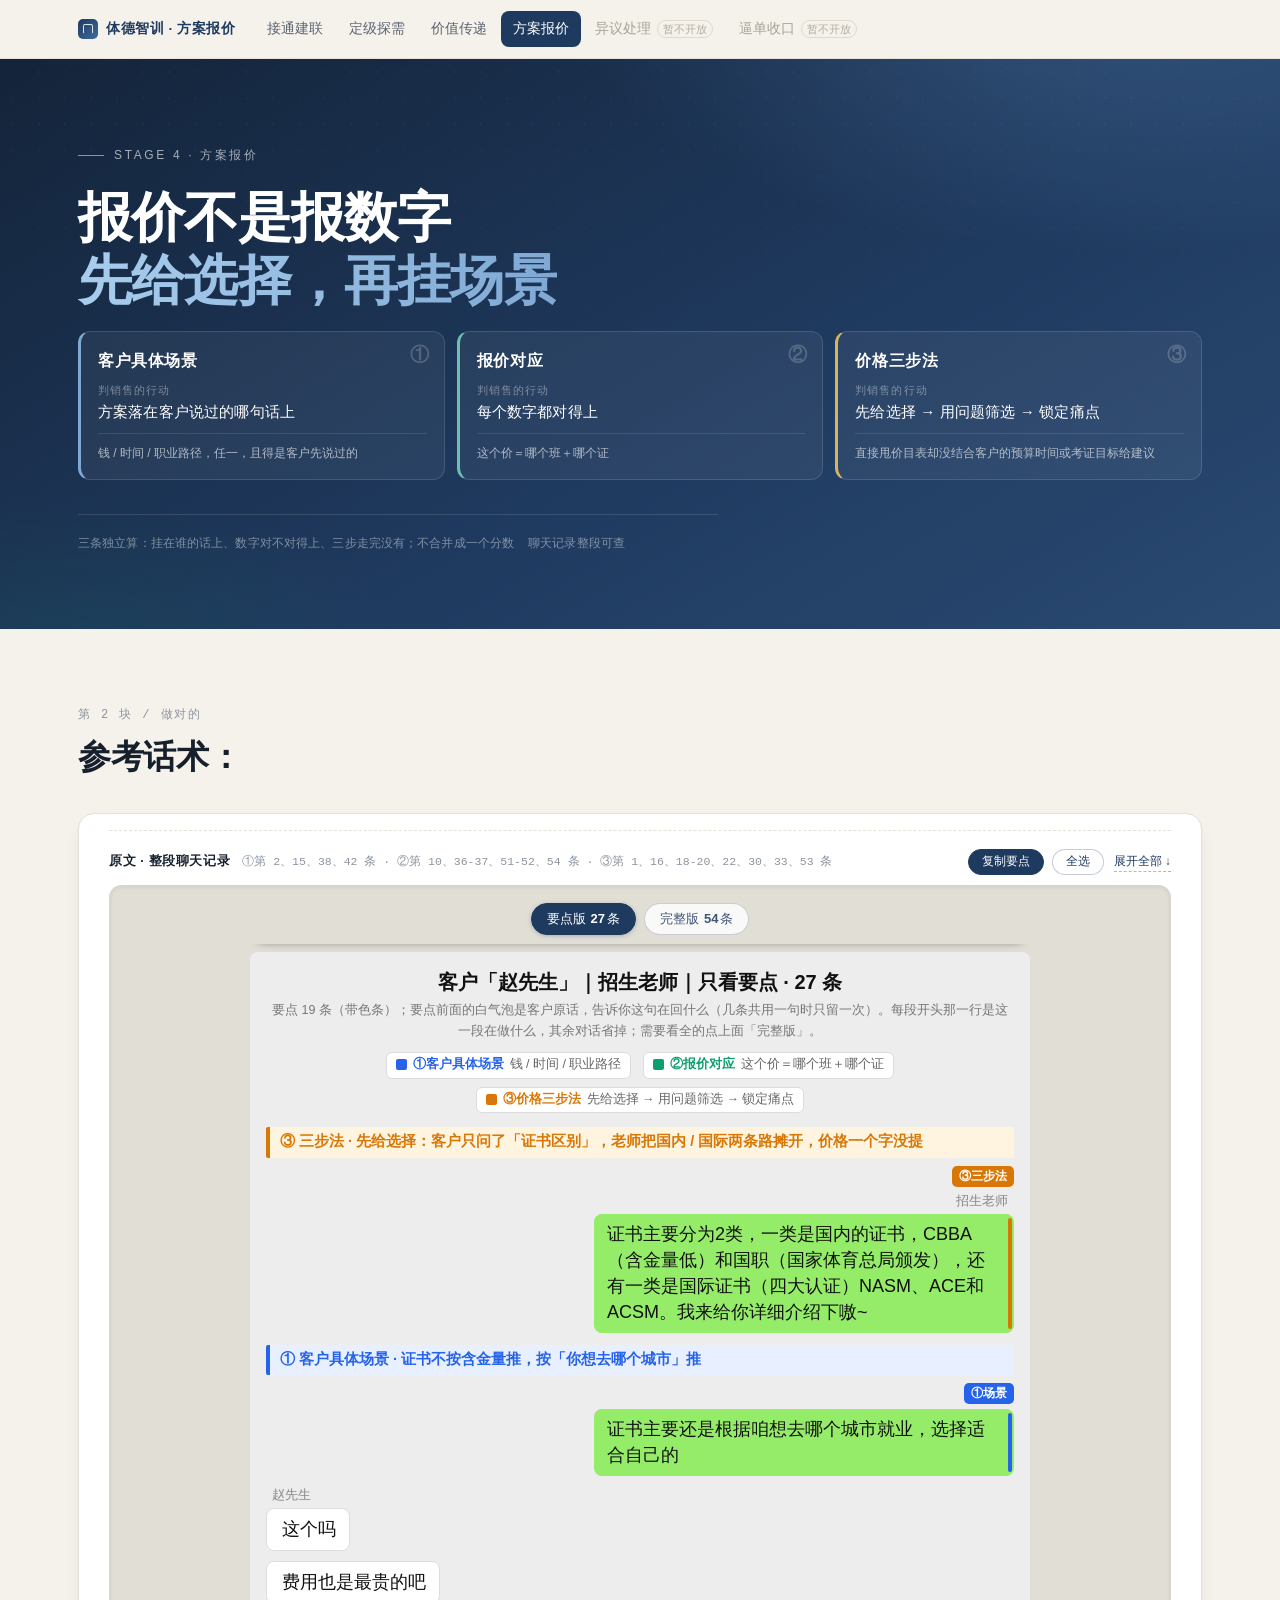
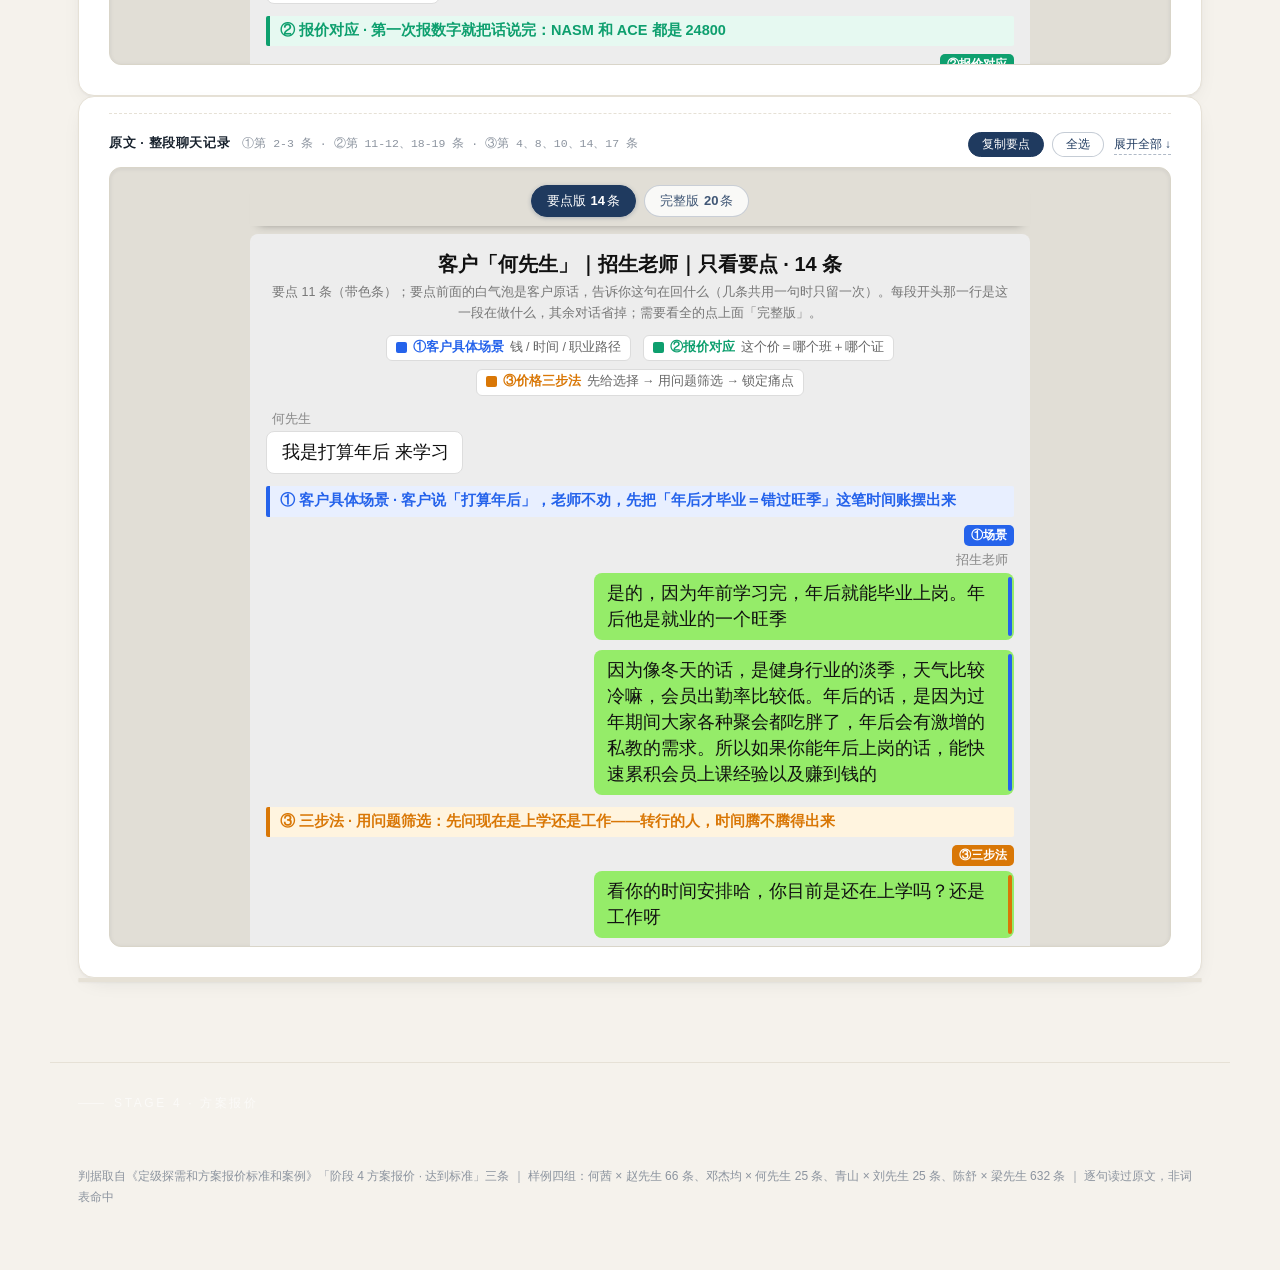
<file: 方案报价(可用于案例分享).html>
<!DOCTYPE html>
<html lang="zh-CN">
<head>
<meta charset="UTF-8">
<meta name="viewport" content="width=device-width, initial-scale=1">
<title>方案报价｜体德智训 · 阶段 4</title>
<meta name="description" content="方案报价教材版：三层怎么判（客户具体场景 / 报价对应 / 价格三步法）+ 四组原文案例，聊天记录整段标色，逐字可查。">
<link rel="stylesheet" href="assets/style.css?v=10">
<link rel="stylesheet" href="assets/manual.css?v=2">
<link rel="stylesheet" href="assets/livechat.css?v=5">
<link rel="stylesheet" href="assets/kit.css?v=1">
</head>
<body>

<nav class="nav">
  <div class="nav-in">
    <div class="nav-brand"><i></i><span>体德智训 · 方案报价</span></div>
    <div class="nav-links">
       <a href="index.html" >接通建联</a>
      <a href="定级探需(可用于案例分享).html">定级探需</a>
      <a href="价值传递(可用于案例分享).html">价值传递</a>
      <a href="方案报价(可用于案例分享).html" class="on">方案报价</a>
      <span class="nav-off" aria-disabled="true">异议处理<em>暂不开放</em></span>
      <span class="nav-off" aria-disabled="true">逼单收口<em>暂不开放</em></span>
    </div>
  </div>
  <div class="nav-progress"></div>
</nav>

<header class="hero">
  <div class="hero-in">
    <div class="eyebrow">Stage 4 · 方案报价</div>
    <h1>报价不是报数字<br><em>先给选择，再挂场景</em></h1>
    <div class="stage3">
      <div class="st s1"><span class="stn">①</span><b>客户具体场景</b>
        <span class="stk">判销售的行动</span><p>方案落在客户说过的哪句话上</p>
        <span class="stq">钱 / 时间 / 职业路径，任一，且得是客户先说过的</span></div>
      <div class="st s2"><span class="stn">②</span><b>报价对应</b>
        <span class="stk">判销售的行动</span><p>每个数字都对得上</p>
        <span class="stq">这个价＝哪个班＋哪个证</span></div>
      <div class="st s3"><span class="stn">③</span><b>价格三步法</b>
        <span class="stk">判销售的行动</span><p>先给选择 → 用问题筛选 → 锁定痛点</p>
        <span class="stq">直接甩价目表却没结合客户的预算时间或考证目标给建议</span></div>
    </div>
    <div class="hero-meta"><span>三条独立算：挂在谁的话上、数字对不对得上、三步走完没有；不合并成一个分数</span><span>聊天记录整段可查</span></div>
  </div>
</header>

<section class="sec" id="m-good">
<div class="sec-head rv"><div class="sec-no">第 2 块 / 做对的</div>
<h2>参考话术：</h2></div>

<article id="m1" class="qcard p1 mcase rv">

<figure class="mcase-shot cclive" id="live1">
<input type="checkbox" id="sw1" class="swchk">
<div class="shotbar"><span class="sbt">原文 · 整段聊天记录</span><span class="sbd">①第 2、15、38、42 条 · ②第 10、36-37、51-52、54 条 · ③第 1、16、18-20、22、30、33、53 条</span>
<div class="cl-tools"><button type="button" class="lcb lcb1" data-lc="chat1" data-lcgrp="1" data-lbl-slim="复制要点" data-lbl-full="复制全文">复制要点</button><button type="button" class="lcb" data-lcsel="chat1" data-lcgrp="1">全选</button><label class="swtoggle" for="sw1"><span class="t1">展开全部 ↓</span><span class="t2">收起 ↑</span></label>
</div></div>
<div class="cl-wrap"><div class="shotwin">
<div class="cl-tabs"><button type="button" class="cl-tab on" data-clgrp="1" data-pane="chat1k">要点版<b>27</b>条</button><button type="button" class="cl-tab" data-clgrp="1" data-pane="chat1">完整版<b>54</b>条</button></div>
<div class="cl-chat cl-pane" id="chat1k" data-clgrp="1" data-cc-plain="1" data-cc-head="招生老师 × 赵先生｜方案报价 · 要点版（19 条要点 + 8 句客户原话）">
<div class="cl-title">客户「赵先生」｜招生老师｜只看要点 · 27 条</div>
<div class="cl-sub">要点 19 条（带色条）；要点前面的白气泡是客户原话，告诉你这句在回什么（几条共用一句时只留一次）。每段开头那一行是这一段在做什么，其余对话省掉；需要看全的点上面「完整版」。</div>
<div class="cl-legend"><span class="cl-lg"><i style="background:#2563EB"></i><b style="color:#2563EB">①客户具体场景</b><em>钱 / 时间 / 职业路径</em></span><span class="cl-lg"><i style="background:#0E9F6E"></i><b style="color:#0E9F6E">②报价对应</b><em>这个价＝哪个班＋哪个证</em></span><span class="cl-lg"><i style="background:#D97706"></i><b style="color:#D97706">③价格三步法</b><em>先给选择 → 用问题筛选 → 锁定痛点</em></span></div>
<div class="cl-body">
<div class="cl-band" style="background:#FFF4DF;border-left-color:#D97706;color:#D97706">③ 三步法 · 先给选择：客户只问了「证书区别」，老师把国内 / 国际两条路摊开，价格一个字没提</div>
<div class="cl-msg s" data-who="招生老师" data-k="3" data-i="2"><div class="cl-chips"><span class="cl-chip" style="background:#D97706">③三步法</span></div><div class="cl-nm">招生老师</div><div class="cl-bub"><i class="cl-bar" style="background:#D97706"></i><span class="cl-txt">证书主要分为2类，一类是国内的证书，CBBA（含金量低）和国职（国家体育总局颁发），还有一类是国际证书（四大认证）NASM、ACE和ACSM。我来给你详细介绍下嗷~</span></div></div>
<div class="cl-band" style="background:#E8EFFF;border-left-color:#2563EB;color:#2563EB">① 客户具体场景 · 证书不按含金量推，按「你想去哪个城市」推</div>
<div class="cl-msg s" data-who="招生老师" data-k="1" data-i="4"><div class="cl-chips"><span class="cl-chip" style="background:#2563EB">①场景</span></div><div class="cl-bub"><i class="cl-bar" style="background:#2563EB"></i><span class="cl-txt">证书主要还是根据咱想去哪个城市就业，选择适合自己的</span></div></div>
<div class="cl-msg c" data-who="赵先生" data-k="" data-i="9" data-anchor="1"><div class="cl-nm">赵先生</div><div class="cl-bub"><i class="cl-bar" style="background:transparent"></i><span class="cl-txt">这个吗</span></div></div>
<div class="cl-msg c" data-who="赵先生" data-k="" data-i="10" data-anchor="1"><div class="cl-bub"><i class="cl-bar" style="background:transparent"></i><span class="cl-txt">费用也是最贵的吧</span></div></div>
<div class="cl-band" style="background:#E6F9F1;border-left-color:#0E9F6E;color:#0E9F6E">② 报价对应 · 第一次报数字就把话说完：NASM 和 ACE 都是 24800</div>
<div class="cl-msg s" data-who="招生老师" data-k="2" data-i="13"><div class="cl-chips"><span class="cl-chip" style="background:#0E9F6E">②报价对应</span></div><div class="cl-nm">招生老师</div><div class="cl-bub"><i class="cl-bar" style="background:#0E9F6E"></i><span class="cl-txt">NASM和ACE都是24800</span></div></div>
<div class="cl-msg c" data-who="赵先生" data-k="" data-i="17" data-anchor="1"><div class="cl-nm">赵先生</div><div class="cl-bub"><i class="cl-bar" style="background:transparent"></i><span class="cl-txt">全面一点是不</span></div></div>
<div class="cl-band" style="background:#E8EFFF;border-left-color:#2563EB;color:#2563EB">① 客户具体场景 · 报完价补一句：这个价在广州这种国际一线城市才被认，客户才听得懂贵在哪</div>
<div class="cl-msg s" data-who="招生老师" data-k="1" data-i="19"><div class="cl-chips"><span class="cl-chip" style="background:#2563EB">①场景</span></div><div class="cl-nm">招生老师</div><div class="cl-bub"><i class="cl-bar" style="background:#2563EB"></i><span class="cl-txt">是滴 在广州这种国际一线城市会比较认这个</span></div></div>
<div class="cl-band" style="background:#FFF4DF;border-left-color:#D97706;color:#D97706">③ 三步法 · 用问题筛选：先问想去哪个城市——城市不定，班型就定不下来</div>
<div class="cl-msg s" data-who="招生老师" data-k="3" data-i="21"><div class="cl-chips"><span class="cl-chip" style="background:#D97706">③三步法</span></div><div class="cl-bub"><i class="cl-bar" style="background:#D97706"></i><span class="cl-txt">咱是想去哪个城市做教练呢</span></div></div>
<div class="cl-band" style="background:#FFF4DF;border-left-color:#D97706;color:#D97706">③ 三步法 · 锁定痛点：客户第一次交底「怕考不过」，老师直接给通过率</div>
<div class="cl-msg c" data-who="赵先生" data-k="3" data-i="24"><div class="cl-chips"><span class="cl-chip" style="background:#D97706">③三步法</span></div><div class="cl-nm">赵先生</div><div class="cl-bub"><i class="cl-bar" style="background:#D97706"></i><span class="cl-txt">很早就想考了</span></div></div>
<div class="cl-msg c" data-who="赵先生" data-k="3" data-i="25"><div class="cl-bub"><i class="cl-bar" style="background:#D97706"></i><span class="cl-txt">但是怕考不过</span></div></div>
<div class="cl-band" style="background:#FFF4DF;border-left-color:#D97706;color:#D97706">③ 三步法 · 用问题筛选：先问清现在上班还是上学，中间补一句通过率，把「怕考不过」按住</div>
<div class="cl-msg s" data-who="招生老师" data-k="3" data-i="27"><div class="cl-chips"><span class="cl-chip" style="background:#D97706">③三步法</span></div><div class="cl-nm">招生老师</div><div class="cl-bub"><i class="cl-bar" style="background:#D97706"></i><span class="cl-txt">咱现在在上班还是在上学呀</span></div></div>
<div class="cl-band" style="background:#FFF4DF;border-left-color:#D97706;color:#D97706">③ 三步法 · 锁定痛点 · 第二条底：客户把「上班」和「不擅长交流」一起交出来，老师用「线上很丝滑」把这条翻过来</div>
<div class="cl-msg c" data-who="赵先生" data-k="3" data-i="30"><div class="cl-chips"><span class="cl-chip" style="background:#D97706">③三步法</span></div><div class="cl-nm">赵先生</div><div class="cl-bub"><i class="cl-bar" style="background:#D97706"></i><span class="cl-txt">自身原因，不怎么擅长交流和表达</span></div></div>
<div class="cl-msg c" data-who="赵先生" data-k="" data-i="37" data-anchor="1"><div class="cl-bub"><i class="cl-bar" style="background:transparent"></i><span class="cl-txt">是的</span></div></div>
<div class="cl-band" style="background:#FFF4DF;border-left-color:#D97706;color:#D97706">③ 三步法 · 锁定痛点后给方案：课程体系正好对着客户说的「流程讲不明白」</div>
<div class="cl-msg s" data-who="招生老师" data-k="3" data-i="39"><div class="cl-chips"><span class="cl-chip" style="background:#D97706">③三步法</span></div><div class="cl-nm">招生老师</div><div class="cl-bub"><i class="cl-bar" style="background:#D97706"></i><span class="cl-txt">哈哈哈哈哈 那体德的课程体系就非常适合咱</span></div></div>
<div class="cl-band" style="background:#FFF4DF;border-left-color:#D97706;color:#D97706">③ 三步法 · 用问题筛选：再问「近期做规划还是已经离职」，把时间钉到月份</div>
<div class="cl-msg s" data-who="招生老师" data-k="3" data-i="43"><div class="cl-chips"><span class="cl-chip" style="background:#D97706">③三步法</span></div><div class="cl-bub"><i class="cl-bar" style="background:#D97706"></i><span class="cl-txt">咱们是近期在做规划吗，还是已经有离职的想法啦</span></div></div>
<div class="cl-msg c" data-who="赵先生" data-k="" data-i="44" data-anchor="1"><div class="cl-nm">赵先生</div><div class="cl-bub"><i class="cl-bar" style="background:transparent"></i><span class="cl-txt">这个月干完就离职了</span></div></div>
<div class="cl-band" style="background:#E6F9F1;border-left-color:#0E9F6E;color:#0E9F6E">② 报价对应 · 12 月的 1200 是统一减免，国职 / 国际都能减</div>
<div class="cl-msg s" data-who="招生老师" data-k="2" data-i="47"><div class="cl-chips"><span class="cl-chip" style="background:#0E9F6E">②报价对应</span></div><div class="cl-nm">招生老师</div><div class="cl-bub"><i class="cl-bar" style="background:#0E9F6E"></i><span class="cl-txt">就是我们12月来学习的话呢，无论是选国职还是选这个国际证书，都可以优惠1200块钱</span></div></div>
<div class="cl-msg s" data-who="招生老师" data-k="2" data-i="48"><div class="cl-bub"><i class="cl-bar" style="background:#0E9F6E"></i><span class="cl-txt">就是在图上的啊，我们常规的价格上面统一可以去减免。如果咱们再有退伍军人或者是国家二级以上运动员的话，还可以再叠加1000。不过这个退伍军人的这一块的1000的话呢，拿到的人比较少</span></div></div>
<div class="cl-band" style="background:#E8EFFF;border-left-color:#2563EB;color:#2563EB">① 客户具体场景 · 1200 不是「限时特惠」，挂在「11、12 月要过年、要花路费」这个处境上</div>
<div class="cl-msg s" data-who="招生老师" data-k="1" data-i="50"><div class="cl-chips"><span class="cl-chip" style="background:#2563EB">①场景</span></div><div class="cl-bub"><i class="cl-bar" style="background:#2563EB"></i><span class="cl-txt">因为11月12月的学习的话，会涉及到一个过年嘛，过年大家可能会有一些路费，然后所以的话呢，我们今年给了1200块钱的补贴，往年我们的补贴只有500来块钱</span></div></div>
<div class="cl-band" style="background:#E8EFFF;border-left-color:#2563EB;color:#2563EB">① 客户具体场景 · 客户说老家在四川，老师立刻把成都校区接上（12 月 9 日首期班）</div>
<div class="cl-msg s" data-who="招生老师" data-k="1" data-i="55"><div class="cl-chips"><span class="cl-chip" style="background:#2563EB">①场景</span></div><div class="cl-bub"><i class="cl-bar" style="background:#2563EB"></i><span class="cl-txt">哇 成都为你而开</span></div></div>
<div class="cl-msg c" data-who="赵先生" data-k="" data-i="58" data-anchor="1"><div class="cl-nm">赵先生</div><div class="cl-bub"><i class="cl-bar" style="background:transparent"></i><span class="cl-txt">我考虑下哈</span></div></div>
<div class="cl-msg c" data-who="赵先生" data-k="" data-i="59" data-anchor="1"><div class="cl-bub"><i class="cl-bar" style="background:transparent"></i><span class="cl-txt">有包什么呀</span></div></div>
<div class="cl-msg c" data-who="赵先生" data-k="" data-i="63" data-anchor="1"><div class="cl-bub"><i class="cl-bar" style="background:transparent"></i><span class="cl-txt">是的</span></div></div>
<div class="cl-band" style="background:#E6F9F1;border-left-color:#0E9F6E;color:#0E9F6E">② 报价对应 · 区间价先说清 19300-24800，再讲这个价含什么、不含食宿</div>
<div class="cl-msg s" data-who="招生老师" data-k="2" data-i="65"><div class="cl-chips"><span class="cl-chip" style="background:#0E9F6E">②报价对应</span></div><div class="cl-nm">招生老师</div><div class="cl-bub"><i class="cl-bar" style="background:#0E9F6E"></i><span class="cl-txt">学费的价格是19300-24800，四个校区都是统一滴~并且学习相关的费用就没有其他的了，里面还包含了三个月线下学习➕九个月的线上课➕八个证书➕校服➕书包书本➕场地险，没啥其他的隐形消费啦</span></div></div>
<div class="cl-band" style="background:#E6F9F1;border-left-color:#0E9F6E;color:#0E9F6E">② 报价对应 · 把总数拆开算：24800＋住宿 500×3＋吃饭 40×90＝29900</div>
<div class="cl-msg s" data-who="招生老师" data-k="2" data-i="67"><div class="cl-chips"><span class="cl-chip" style="background:#0E9F6E">②报价对应</span></div><div class="cl-bub"><i class="cl-bar" style="background:#0E9F6E"></i><span class="cl-txt">其他的费用就是吃饭和住宿，成都的住宿是500一个月，吃饭按40算，24800+500*3+40*90=29900</span></div></div>
<div class="cl-band" style="background:#FFF4DF;border-left-color:#D97706;color:#D97706">③ 三步法 · 锁定痛点：定金 500 膨胀到 2000、11.19 截止，把「再看看」换成具体日期</div>
<div class="cl-msg s" data-who="招生老师" data-k="3" data-i="69"><div class="cl-chips"><span class="cl-chip" style="background:#D97706">③三步法</span></div><div class="cl-bub"><i class="cl-bar" style="background:#D97706"></i><span class="cl-txt">成都11.19号之前预定，500定金可以膨胀到2000，等于还优惠1500</span></div></div>
<div class="cl-band" style="background:#E6F9F1;border-left-color:#0E9F6E;color:#0E9F6E">② 报价对应 · 把优惠落回数字：29900－1500＝28400，客户能自己复算</div>
<div class="cl-msg s" data-who="招生老师" data-k="2" data-i="71"><div class="cl-chips"><span class="cl-chip" style="background:#0E9F6E">②报价对应</span></div><div class="cl-bub"><i class="cl-bar" style="background:#0E9F6E"></i><span class="cl-txt">就是29900-1500=28400</span></div></div>
</div>
</div>
<div class="cl-chat cl-pane" id="chat1" data-clgrp="1" data-cc-head="招生老师 × 赵先生｜方案报价 · 第 0-65 条（54 条原文）&#10;〔①②③ = 客户具体场景／报价对应／价格三步法〕" hidden>
<div class="cl-title">客户「赵先生」｜招生老师｜整段 66 条 · 三层标注</div>
<div class="cl-sub">这一段共 66 条，图片与表情消息 12 条略过，其余逐条排下来。色条与标签只标一件事：这句话在完成哪一项。</div>
<div class="cl-legend"><span class="cl-lg"><i style="background:#2563EB"></i><b style="color:#2563EB">①客户具体场景</b><em>钱 / 时间 / 职业路径</em></span><span class="cl-lg"><i style="background:#0E9F6E"></i><b style="color:#0E9F6E">②报价对应</b><em>这个价＝哪个班＋哪个证</em></span><span class="cl-lg"><i style="background:#D97706"></i><b style="color:#D97706">③价格三步法</b><em>先给选择 → 用问题筛选 → 锁定痛点</em></span></div>
<div class="cl-body">
<div class="cl-time"><span>11月10日 20:17</span></div>
<div class="cl-band" style="background:#FFF4DF;border-left-color:#D97706;color:#D97706">③ 三步法 · 先给选择：客户只问了「证书区别」，老师把国内 / 国际两条路摊开，价格一个字没提</div>
<div class="cl-msg s" data-who="招生老师" data-k="3" data-i="2"><div class="cl-chips"><span class="cl-chip" style="background:#D97706">③三步法</span></div><div class="cl-nm">招生老师</div><div class="cl-bub"><i class="cl-bar" style="background:#D97706"></i><span class="cl-txt">证书主要分为2类，一类是国内的证书，CBBA（含金量低）和国职（国家体育总局颁发），还有一类是国际证书（四大认证）NASM、ACE和ACSM。我来给你详细介绍下嗷~</span></div></div>
<div class="cl-band" style="background:#E8EFFF;border-left-color:#2563EB;color:#2563EB">① 客户具体场景 · 证书不按含金量推，按「你想去哪个城市」推</div>
<div class="cl-msg s" data-who="招生老师" data-k="1" data-i="4"><div class="cl-chips"><span class="cl-chip" style="background:#2563EB">①场景</span></div><div class="cl-bub"><i class="cl-bar" style="background:#2563EB"></i><span class="cl-txt">证书主要还是根据咱想去哪个城市就业，选择适合自己的</span></div></div>
<div class="cl-msg c" data-who="赵先生" data-k="" data-i="5"><div class="cl-nm">赵先生</div><div class="cl-bub"><i class="cl-bar" style="background:transparent"></i><span class="cl-txt">哪种通用一点呢</span></div></div>
<div class="cl-msg c" data-who="赵先生" data-k="" data-i="6"><div class="cl-bub"><i class="cl-bar" style="background:transparent"></i><span class="cl-txt">直接一步到位的</span></div></div>
<div class="cl-msg s" data-who="招生老师" data-k="" data-i="7"><div class="cl-nm">招生老师</div><div class="cl-bub"><i class="cl-bar" style="background:transparent"></i><span class="cl-txt">国际的会好一点</span></div></div>
<div class="cl-msg s" data-who="招生老师" data-k="" data-i="8"><div class="cl-bub"><i class="cl-bar" style="background:transparent"></i><span class="cl-txt">含金量高一点</span></div></div>
<div class="cl-msg c" data-who="赵先生" data-k="" data-i="9"><div class="cl-nm">赵先生</div><div class="cl-bub"><i class="cl-bar" style="background:transparent"></i><span class="cl-txt">这个吗</span></div></div>
<div class="cl-msg c" data-who="赵先生" data-k="" data-i="10"><div class="cl-bub"><i class="cl-bar" style="background:transparent"></i><span class="cl-txt">费用也是最贵的吧</span></div></div>
<div class="cl-msg s" data-who="招生老师" data-k="" data-i="11"><div class="cl-nm">招生老师</div><div class="cl-bub"><i class="cl-bar" style="background:transparent"></i><span class="cl-txt">"[小程序]【证书】国际ACE-APT证书"
------
这个哈</span></div></div>
<div class="cl-band" style="background:#E6F9F1;border-left-color:#0E9F6E;color:#0E9F6E">② 报价对应 · 第一次报数字就把话说完：NASM 和 ACE 都是 24800</div>
<div class="cl-msg s" data-who="招生老师" data-k="2" data-i="13"><div class="cl-chips"><span class="cl-chip" style="background:#0E9F6E">②报价对应</span></div><div class="cl-bub"><i class="cl-bar" style="background:#0E9F6E"></i><span class="cl-txt">NASM和ACE都是24800</span></div></div>
<div class="cl-msg s" data-who="招生老师" data-k="" data-i="14"><div class="cl-bub"><i class="cl-bar" style="background:transparent"></i><span class="cl-txt">ACE涉及的内容会更多一点</span></div></div>
<div class="cl-msg s" data-who="招生老师" data-k="" data-i="15"><div class="cl-bub"><i class="cl-bar" style="background:transparent"></i><span class="cl-txt">因为ACE除了健身相关的专业知识，还有用户沟通的心理学，还有法律条款啥的</span></div></div>
<div class="cl-msg s" data-who="招生老师" data-k="" data-i="16"><div class="cl-bub"><i class="cl-bar" style="background:transparent"></i><span class="cl-txt">所以学习的内容相对会多一些</span></div></div>
<div class="cl-msg c" data-who="赵先生" data-k="" data-i="17"><div class="cl-nm">赵先生</div><div class="cl-bub"><i class="cl-bar" style="background:transparent"></i><span class="cl-txt">全面一点是不</span></div></div>
<div class="cl-band" style="background:#E8EFFF;border-left-color:#2563EB;color:#2563EB">① 客户具体场景 · 报完价补一句：这个价在广州这种国际一线城市才被认，客户才听得懂贵在哪</div>
<div class="cl-msg s" data-who="招生老师" data-k="1" data-i="19"><div class="cl-chips"><span class="cl-chip" style="background:#2563EB">①场景</span></div><div class="cl-nm">招生老师</div><div class="cl-bub"><i class="cl-bar" style="background:#2563EB"></i><span class="cl-txt">是滴 在广州这种国际一线城市会比较认这个</span></div></div>
<div class="cl-band" style="background:#FFF4DF;border-left-color:#D97706;color:#D97706">③ 三步法 · 用问题筛选：先问想去哪个城市——城市不定，班型就定不下来</div>
<div class="cl-msg s" data-who="招生老师" data-k="3" data-i="21"><div class="cl-chips"><span class="cl-chip" style="background:#D97706">③三步法</span></div><div class="cl-bub"><i class="cl-bar" style="background:#D97706"></i><span class="cl-txt">咱是想去哪个城市做教练呢</span></div></div>
<div class="cl-msg c" data-who="赵先生" data-k="" data-i="22"><div class="cl-nm">赵先生</div><div class="cl-bub"><i class="cl-bar" style="background:transparent"></i><span class="cl-txt">还不确定</span></div></div>
<div class="cl-band" style="background:#FFF4DF;border-left-color:#D97706;color:#D97706">③ 三步法 · 锁定痛点：客户第一次交底「怕考不过」，老师直接给通过率</div>
<div class="cl-msg c" data-who="赵先生" data-k="3" data-i="24"><div class="cl-chips"><span class="cl-chip" style="background:#D97706">③三步法</span></div><div class="cl-bub"><i class="cl-bar" style="background:#D97706"></i><span class="cl-txt">很早就想考了</span></div></div>
<div class="cl-msg c" data-who="赵先生" data-k="3" data-i="25"><div class="cl-bub"><i class="cl-bar" style="background:#D97706"></i><span class="cl-txt">但是怕考不过</span></div></div>
<div class="cl-band" style="background:#FFF4DF;border-left-color:#D97706;color:#D97706">③ 三步法 · 用问题筛选：先问清现在上班还是上学，中间补一句通过率，把「怕考不过」按住</div>
<div class="cl-msg s" data-who="招生老师" data-k="3" data-i="27"><div class="cl-chips"><span class="cl-chip" style="background:#D97706">③三步法</span></div><div class="cl-nm">招生老师</div><div class="cl-bub"><i class="cl-bar" style="background:#D97706"></i><span class="cl-txt">咱现在在上班还是在上学呀</span></div></div>
<div class="cl-msg s" data-who="招生老师" data-k="" data-i="28"><div class="cl-bub"><i class="cl-bar" style="background:transparent"></i><span class="cl-txt">体德系统学习3个月再加上培训，通过率还是挺高的</span></div></div>
<div class="cl-band" style="background:#FFF4DF;border-left-color:#D97706;color:#D97706">③ 三步法 · 锁定痛点 · 第二条底：客户把「上班」和「不擅长交流」一起交出来，老师用「线上很丝滑」把这条翻过来</div>
<div class="cl-msg c" data-who="赵先生" data-k="3" data-i="30"><div class="cl-chips"><span class="cl-chip" style="background:#D97706">③三步法</span></div><div class="cl-nm">赵先生</div><div class="cl-bub"><i class="cl-bar" style="background:#D97706"></i><span class="cl-txt">自身原因，不怎么擅长交流和表达</span></div></div>
<div class="cl-msg c" data-who="赵先生" data-k="" data-i="31"><div class="cl-bub"><i class="cl-bar" style="background:transparent"></i><span class="cl-txt">上班</span></div></div>
<div class="cl-msg s" data-who="招生老师" data-k="" data-i="32"><div class="cl-nm">招生老师</div><div class="cl-bub"><i class="cl-bar" style="background:transparent"></i><span class="cl-txt">"自身原因，不怎么擅长交流和表达"
------
线上感觉很丝滑呀</span></div></div>
<div class="cl-msg s" data-who="招生老师" data-k="" data-i="33"><div class="cl-bub"><i class="cl-bar" style="background:transparent"></i><span class="cl-txt">哈哈哈哈哈</span></div></div>
<div class="cl-msg s" data-who="招生老师" data-k="" data-i="34"><div class="cl-bub"><i class="cl-bar" style="background:transparent"></i><span class="cl-txt">是有点i吗 面对面</span></div></div>
<div class="cl-msg c" data-who="赵先生" data-k="" data-i="35"><div class="cl-nm">赵先生</div><div class="cl-bub"><i class="cl-bar" style="background:transparent"></i><span class="cl-txt">是的</span></div></div>
<div class="cl-msg s" data-who="招生老师" data-k="" data-i="36"><div class="cl-nm">招生老师</div><div class="cl-bub"><i class="cl-bar" style="background:transparent"></i><span class="cl-txt">是不是不知道啥流程 担心讲不明白哈哈</span></div></div>
<div class="cl-msg c" data-who="赵先生" data-k="" data-i="37"><div class="cl-nm">赵先生</div><div class="cl-bub"><i class="cl-bar" style="background:transparent"></i><span class="cl-txt">是的</span></div></div>
<div class="cl-band" style="background:#FFF4DF;border-left-color:#D97706;color:#D97706">③ 三步法 · 锁定痛点后给方案：课程体系正好对着客户说的「流程讲不明白」</div>
<div class="cl-msg s" data-who="招生老师" data-k="3" data-i="39"><div class="cl-chips"><span class="cl-chip" style="background:#D97706">③三步法</span></div><div class="cl-nm">招生老师</div><div class="cl-bub"><i class="cl-bar" style="background:#D97706"></i><span class="cl-txt">哈哈哈哈哈 那体德的课程体系就非常适合咱</span></div></div>
<div class="cl-msg s" data-who="招生老师" data-k="" data-i="40"><div class="cl-bub"><i class="cl-bar" style="background:transparent"></i><span class="cl-txt">特别是关于流程这一块</span></div></div>
<div class="cl-msg s" data-who="招生老师" data-k="" data-i="41"><div class="cl-bub"><i class="cl-bar" style="background:transparent"></i><span class="cl-txt">线下课程时间是3个月，三周一个阶段，一共是4个阶段，分别是：解剖➕增肌、营养学➕减脂、人体运动链➕体态纠正和长期训练规划。</span></div></div>
<div class="cl-band" style="background:#FFF4DF;border-left-color:#D97706;color:#D97706">③ 三步法 · 用问题筛选：再问「近期做规划还是已经离职」，把时间钉到月份</div>
<div class="cl-msg s" data-who="招生老师" data-k="3" data-i="43"><div class="cl-chips"><span class="cl-chip" style="background:#D97706">③三步法</span></div><div class="cl-bub"><i class="cl-bar" style="background:#D97706"></i><span class="cl-txt">咱们是近期在做规划吗，还是已经有离职的想法啦</span></div></div>
<div class="cl-msg c" data-who="赵先生" data-k="" data-i="44"><div class="cl-nm">赵先生</div><div class="cl-bub"><i class="cl-bar" style="background:transparent"></i><span class="cl-txt">这个月干完就离职了</span></div></div>
<div class="cl-msg s" data-who="招生老师" data-k="" data-i="45"><div class="cl-nm">招生老师</div><div class="cl-bub"><i class="cl-bar" style="background:transparent"></i><span class="cl-txt">哇 我们12月有全年最大的优惠哈哈哈哈哈 是不是感觉你能赶得上</span></div></div>
<div class="cl-band" style="background:#E6F9F1;border-left-color:#0E9F6E;color:#0E9F6E">② 报价对应 · 12 月的 1200 是统一减免，国职 / 国际都能减</div>
<div class="cl-msg s" data-who="招生老师" data-k="2" data-i="47"><div class="cl-chips"><span class="cl-chip" style="background:#0E9F6E">②报价对应</span></div><div class="cl-bub"><i class="cl-bar" style="background:#0E9F6E"></i><span class="cl-txt">就是我们12月来学习的话呢，无论是选国职还是选这个国际证书，都可以优惠1200块钱</span></div></div>
<div class="cl-msg s" data-who="招生老师" data-k="2" data-i="48"><div class="cl-bub"><i class="cl-bar" style="background:#0E9F6E"></i><span class="cl-txt">就是在图上的啊，我们常规的价格上面统一可以去减免。如果咱们再有退伍军人或者是国家二级以上运动员的话，还可以再叠加1000。不过这个退伍军人的这一块的1000的话呢，拿到的人比较少</span></div></div>
<div class="cl-band" style="background:#E8EFFF;border-left-color:#2563EB;color:#2563EB">① 客户具体场景 · 1200 不是「限时特惠」，挂在「11、12 月要过年、要花路费」这个处境上</div>
<div class="cl-msg s" data-who="招生老师" data-k="1" data-i="50"><div class="cl-chips"><span class="cl-chip" style="background:#2563EB">①场景</span></div><div class="cl-bub"><i class="cl-bar" style="background:#2563EB"></i><span class="cl-txt">因为11月12月的学习的话，会涉及到一个过年嘛，过年大家可能会有一些路费，然后所以的话呢，我们今年给了1200块钱的补贴，往年我们的补贴只有500来块钱</span></div></div>
<div class="cl-msg c" data-who="赵先生" data-k="" data-i="51"><div class="cl-nm">赵先生</div><div class="cl-bub"><i class="cl-bar" style="background:transparent"></i><span class="cl-txt">只有南京和广州两个校区嘛</span></div></div>
<div class="cl-msg c" data-who="赵先生" data-k="" data-i="52"><div class="cl-bub"><i class="cl-bar" style="background:transparent"></i><span class="cl-txt">成都有吗</span></div></div>
<div class="cl-msg c" data-who="赵先生" data-k="" data-i="53"><div class="cl-bub"><i class="cl-bar" style="background:transparent"></i><span class="cl-txt">我老家在四川那边</span></div></div>
<div class="cl-band" style="background:#E8EFFF;border-left-color:#2563EB;color:#2563EB">① 客户具体场景 · 客户说老家在四川，老师立刻把成都校区接上（12 月 9 日首期班）</div>
<div class="cl-msg s" data-who="招生老师" data-k="1" data-i="55"><div class="cl-chips"><span class="cl-chip" style="background:#2563EB">①场景</span></div><div class="cl-nm">招生老师</div><div class="cl-bub"><i class="cl-bar" style="background:#2563EB"></i><span class="cl-txt">哇 成都为你而开</span></div></div>
<div class="cl-msg s" data-who="招生老师" data-k="" data-i="56"><div class="cl-bub"><i class="cl-bar" style="background:transparent"></i><span class="cl-txt">12月9日首期班</span></div></div>
<div class="cl-msg s" data-who="招生老师" data-k="" data-i="57"><div class="cl-bub"><i class="cl-bar" style="background:transparent"></i><span class="cl-txt">校区是在眉山的一个国企园区~</span></div></div>
<div class="cl-msg c" data-who="赵先生" data-k="" data-i="58"><div class="cl-nm">赵先生</div><div class="cl-bub"><i class="cl-bar" style="background:transparent"></i><span class="cl-txt">我考虑下哈</span></div></div>
<div class="cl-msg c" data-who="赵先生" data-k="" data-i="59"><div class="cl-bub"><i class="cl-bar" style="background:transparent"></i><span class="cl-txt">有包什么呀</span></div></div>
<div class="cl-msg s" data-who="招生老师" data-k="" data-i="60"><div class="cl-nm">招生老师</div><div class="cl-bub"><i class="cl-bar" style="background:transparent"></i><span class="cl-txt">咱是说费用里包什么嘛</span></div></div>
<div class="cl-msg s" data-who="招生老师" data-k="" data-i="61"><div class="cl-bub"><i class="cl-bar" style="background:transparent"></i><span class="cl-txt">还是就业哇</span></div></div>
<div class="cl-msg s" data-who="招生老师" data-k="" data-i="62"><div class="cl-bub"><i class="cl-bar" style="background:transparent"></i><span class="cl-txt">不急的兄弟，你花个两三万块钱学健身，肯定要对比对比，琢磨琢磨的嘛</span></div></div>
<div class="cl-msg c" data-who="赵先生" data-k="" data-i="63"><div class="cl-nm">赵先生</div><div class="cl-bub"><i class="cl-bar" style="background:transparent"></i><span class="cl-txt">是的</span></div></div>
<div class="cl-band" style="background:#E6F9F1;border-left-color:#0E9F6E;color:#0E9F6E">② 报价对应 · 区间价先说清 19300-24800，再讲这个价含什么、不含食宿</div>
<div class="cl-msg s" data-who="招生老师" data-k="2" data-i="65"><div class="cl-chips"><span class="cl-chip" style="background:#0E9F6E">②报价对应</span></div><div class="cl-nm">招生老师</div><div class="cl-bub"><i class="cl-bar" style="background:#0E9F6E"></i><span class="cl-txt">学费的价格是19300-24800，四个校区都是统一滴~并且学习相关的费用就没有其他的了，里面还包含了三个月线下学习➕九个月的线上课➕八个证书➕校服➕书包书本➕场地险，没啥其他的隐形消费啦</span></div></div>
<div class="cl-band" style="background:#E6F9F1;border-left-color:#0E9F6E;color:#0E9F6E">② 报价对应 · 把总数拆开算：24800＋住宿 500×3＋吃饭 40×90＝29900</div>
<div class="cl-msg s" data-who="招生老师" data-k="2" data-i="67"><div class="cl-chips"><span class="cl-chip" style="background:#0E9F6E">②报价对应</span></div><div class="cl-bub"><i class="cl-bar" style="background:#0E9F6E"></i><span class="cl-txt">其他的费用就是吃饭和住宿，成都的住宿是500一个月，吃饭按40算，24800+500*3+40*90=29900</span></div></div>
<div class="cl-band" style="background:#FFF4DF;border-left-color:#D97706;color:#D97706">③ 三步法 · 锁定痛点：定金 500 膨胀到 2000、11.19 截止，把「再看看」换成具体日期</div>
<div class="cl-msg s" data-who="招生老师" data-k="3" data-i="69"><div class="cl-chips"><span class="cl-chip" style="background:#D97706">③三步法</span></div><div class="cl-bub"><i class="cl-bar" style="background:#D97706"></i><span class="cl-txt">成都11.19号之前预定，500定金可以膨胀到2000，等于还优惠1500</span></div></div>
<div class="cl-band" style="background:#E6F9F1;border-left-color:#0E9F6E;color:#0E9F6E">② 报价对应 · 把优惠落回数字：29900－1500＝28400，客户能自己复算</div>
<div class="cl-msg s" data-who="招生老师" data-k="2" data-i="71"><div class="cl-chips"><span class="cl-chip" style="background:#0E9F6E">②报价对应</span></div><div class="cl-bub"><i class="cl-bar" style="background:#0E9F6E"></i><span class="cl-txt">就是29900-1500=28400</span></div></div>
</div>
<div class="cl-note">【结论】客户问的是证书区别，老师先给的是两条路（国内 / 国际），价格一直压到客户说「直接一步到位」才报 24800；报完立刻把数字挂到「广州这种一线城市认这个」和「客户老家在四川」上，最后用 29900 的拆算式和定金膨胀把「再看看」换成一个具体日期。三段穿插着走，但每一段都接在客户刚说的那句话后面。</div>
</div>
</div></div>
</figure>
</article>

<article id="m2" class="qcard p1 mcase rv">

<figure class="mcase-shot cclive" id="live2">
<input type="checkbox" id="sw2" class="swchk">
<div class="shotbar"><span class="sbt">原文 · 整段聊天记录</span><span class="sbd">①第 2-3 条 · ②第 11-12、18-19 条 · ③第 4、8、10、14、17 条</span>
<div class="cl-tools"><button type="button" class="lcb lcb1" data-lc="chat2" data-lcgrp="2" data-lbl-slim="复制要点" data-lbl-full="复制全文">复制要点</button><button type="button" class="lcb" data-lcsel="chat2" data-lcgrp="2">全选</button><label class="swtoggle" for="sw2"><span class="t1">展开全部 ↓</span><span class="t2">收起 ↑</span></label>
</div></div>
<div class="cl-wrap"><div class="shotwin">
<div class="cl-tabs"><button type="button" class="cl-tab on" data-clgrp="2" data-pane="chat2k">要点版<b>14</b>条</button><button type="button" class="cl-tab" data-clgrp="2" data-pane="chat2">完整版<b>20</b>条</button></div>
<div class="cl-chat cl-pane" id="chat2k" data-clgrp="2" data-cc-plain="1" data-cc-head="招生老师 × 何先生｜方案报价 · 要点版（11 条要点 + 3 句客户原话）">
<div class="cl-title">客户「何先生」｜招生老师｜只看要点 · 14 条</div>
<div class="cl-sub">要点 11 条（带色条）；要点前面的白气泡是客户原话，告诉你这句在回什么（几条共用一句时只留一次）。每段开头那一行是这一段在做什么，其余对话省掉；需要看全的点上面「完整版」。</div>
<div class="cl-legend"><span class="cl-lg"><i style="background:#2563EB"></i><b style="color:#2563EB">①客户具体场景</b><em>钱 / 时间 / 职业路径</em></span><span class="cl-lg"><i style="background:#0E9F6E"></i><b style="color:#0E9F6E">②报价对应</b><em>这个价＝哪个班＋哪个证</em></span><span class="cl-lg"><i style="background:#D97706"></i><b style="color:#D97706">③价格三步法</b><em>先给选择 → 用问题筛选 → 锁定痛点</em></span></div>
<div class="cl-body">
<div class="cl-msg c" data-who="何先生" data-k="" data-i="1" data-anchor="1"><div class="cl-nm">何先生</div><div class="cl-bub"><i class="cl-bar" style="background:transparent"></i><span class="cl-txt">我是打算年后 来学习</span></div></div>
<div class="cl-band" style="background:#E8EFFF;border-left-color:#2563EB;color:#2563EB">① 客户具体场景 · 客户说「打算年后」，老师不劝，先把「年后才毕业＝错过旺季」这笔时间账摆出来</div>
<div class="cl-msg s" data-who="招生老师" data-k="1" data-i="3"><div class="cl-chips"><span class="cl-chip" style="background:#2563EB">①场景</span></div><div class="cl-nm">招生老师</div><div class="cl-bub"><i class="cl-bar" style="background:#2563EB"></i><span class="cl-txt">是的，因为年前学习完，年后就能毕业上岗。年后他是就业的一个旺季</span></div></div>
<div class="cl-msg s" data-who="招生老师" data-k="1" data-i="4"><div class="cl-bub"><i class="cl-bar" style="background:#2563EB"></i><span class="cl-txt">因为像冬天的话，是健身行业的淡季，天气比较冷嘛，会员出勤率比较低。年后的话，是因为过年期间大家各种聚会都吃胖了，年后会有激增的私教的需求。所以如果你能年后上岗的话，能快速累积会员上课经验以及赚到钱的</span></div></div>
<div class="cl-band" style="background:#FFF4DF;border-left-color:#D97706;color:#D97706">③ 三步法 · 用问题筛选：先问现在是上学还是工作——转行的人，时间腾不腾得出来</div>
<div class="cl-msg s" data-who="招生老师" data-k="3" data-i="6"><div class="cl-chips"><span class="cl-chip" style="background:#D97706">③三步法</span></div><div class="cl-bub"><i class="cl-bar" style="background:#D97706"></i><span class="cl-txt">看你的时间安排哈，你目前是还在上学吗？还是工作呀</span></div></div>
<div class="cl-band" style="background:#FFF4DF;border-left-color:#D97706;color:#D97706">③ 三步法 · 先给选择：客户问报名费，先答「学费按报考证书走」，把证书摊开再谈钱</div>
<div class="cl-msg s" data-who="招生老师" data-k="3" data-i="11"><div class="cl-chips"><span class="cl-chip" style="background:#D97706">③三步法</span></div><div class="cl-bub"><i class="cl-bar" style="background:#D97706"></i><span class="cl-txt">像学费这一块是根据报考证书的噢</span></div></div>
<div class="cl-msg c" data-who="何先生" data-k="" data-i="12" data-anchor="1"><div class="cl-nm">何先生</div><div class="cl-bub"><i class="cl-bar" style="background:transparent"></i><span class="cl-txt">对</span></div></div>
<div class="cl-msg s" data-who="招生老师" data-k="3" data-i="13"><div class="cl-chips"><span class="cl-chip" style="background:#D97706">③三步法</span></div><div class="cl-nm">招生老师</div><div class="cl-bub"><i class="cl-bar" style="background:#D97706"></i><span class="cl-txt">目前体德能考官方的证书有国内由国家体育总局颁发的健身教练职业能力培训认证，还有国际四大认证其中三个证书都是可以报考的~
</span></div></div>
<div class="cl-band" style="background:#E6F9F1;border-left-color:#0E9F6E;color:#0E9F6E">② 报价对应 · 每一档优惠都说清对应哪个班、哪个证、什么时候截止</div>
<div class="cl-msg s" data-who="招生老师" data-k="2" data-i="15"><div class="cl-chips"><span class="cl-chip" style="background:#0E9F6E">②报价对应</span></div><div class="cl-bub"><i class="cl-bar" style="background:#0E9F6E"></i><span class="cl-txt">成都校区首期班报考国内的：健身教练培训认证以及ACE-APT认证会有1500学费立减（11月19号前预定）另外还有
1、健身职业进阶年卡加赠的30天
2、还有刚哥见面会合影。手账本，大礼包
3、更有开学宴刚哥会请大家共餐噢
</span></div></div>
<div class="cl-msg s" data-who="招生老师" data-k="2" data-i="16"><div class="cl-bub"><i class="cl-bar" style="background:#0E9F6E"></i><span class="cl-txt">另外，是参加跨年班，12月份以及1月份的班级报考考证班也是有1200的学费减免的，需要在开班前12天！预定学位</span></div></div>
<div class="cl-band" style="background:#FFF4DF;border-left-color:#D97706;color:#D97706">③ 三步法 · 用问题筛选：客户自己提出「国职＋国际」两个都想考，这就是要被收窄的诉求</div>
<div class="cl-msg c" data-who="何先生" data-k="3" data-i="19"><div class="cl-chips"><span class="cl-chip" style="background:#D97706">③三步法</span></div><div class="cl-nm">何先生</div><div class="cl-bub"><i class="cl-bar" style="background:#D97706"></i><span class="cl-txt">  我打算考一个新国职 在考一个国际的那个</span></div></div>
<div class="cl-msg c" data-who="何先生" data-k="" data-i="21" data-anchor="1"><div class="cl-bub"><i class="cl-bar" style="background:transparent"></i><span class="cl-txt">学期是3个月？</span></div></div>
<div class="cl-msg s" data-who="招生老师" data-k="3" data-i="22"><div class="cl-chips"><span class="cl-chip" style="background:#D97706">③三步法</span></div><div class="cl-nm">招生老师</div><div class="cl-bub"><i class="cl-bar" style="background:#D97706"></i><span class="cl-txt">证书，我建议考一个就可以了，因为这3个月的学习，无论考哪个证书，学习的内容都是一样的</span></div></div>
<div class="cl-band" style="background:#E6F9F1;border-left-color:#0E9F6E;color:#0E9F6E">② 报价对应 · 那 4 天只是考证培训，周期仍是 3 个月——把「多考一个要多学多久」这个误解放下</div>
<div class="cl-msg s" data-who="招生老师" data-k="2" data-i="24"><div class="cl-chips"><span class="cl-chip" style="background:#0E9F6E">②报价对应</span></div><div class="cl-bub"><i class="cl-bar" style="background:#0E9F6E"></i><span class="cl-txt">只是针对于考证，会有额外4天的培训。这4天主要学的是针对考证考试内容，还有一些知识的延展的</span></div></div>
<div class="cl-msg s" data-who="招生老师" data-k="2" data-i="25"><div class="cl-bub"><i class="cl-bar" style="background:#0E9F6E"></i><span class="cl-txt">对呢，培训的周期是3个月的哈，考证只占这3个月的4天的</span></div></div>
</div>
</div>
<div class="cl-chat cl-pane" id="chat2" data-clgrp="2" data-cc-head="招生老师 × 何先生｜方案报价 · 第 0-24 条（20 条原文）&#10;〔①②③ = 客户具体场景／报价对应／价格三步法〕" hidden>
<div class="cl-title">客户「何先生」｜招生老师｜整段 25 条 · 三层标注</div>
<div class="cl-sub">这一段共 25 条，图片与表情消息 5 条略过，其余逐条排下来。色条与标签只标一件事：这句话在完成哪一项。</div>
<div class="cl-legend"><span class="cl-lg"><i style="background:#2563EB"></i><b style="color:#2563EB">①客户具体场景</b><em>钱 / 时间 / 职业路径</em></span><span class="cl-lg"><i style="background:#0E9F6E"></i><b style="color:#0E9F6E">②报价对应</b><em>这个价＝哪个班＋哪个证</em></span><span class="cl-lg"><i style="background:#D97706"></i><b style="color:#D97706">③价格三步法</b><em>先给选择 → 用问题筛选 → 锁定痛点</em></span></div>
<div class="cl-body">
<div class="cl-time"><span>11月10日 08:52</span></div>
<div class="cl-msg c" data-who="何先生" data-k="" data-i="1"><div class="cl-nm">何先生</div><div class="cl-bub"><i class="cl-bar" style="background:transparent"></i><span class="cl-txt">我是打算年后 来学习</span></div></div>
<div class="cl-band" style="background:#E8EFFF;border-left-color:#2563EB;color:#2563EB">① 客户具体场景 · 客户说「打算年后」，老师不劝，先把「年后才毕业＝错过旺季」这笔时间账摆出来</div>
<div class="cl-msg s" data-who="招生老师" data-k="1" data-i="3"><div class="cl-chips"><span class="cl-chip" style="background:#2563EB">①场景</span></div><div class="cl-nm">招生老师</div><div class="cl-bub"><i class="cl-bar" style="background:#2563EB"></i><span class="cl-txt">是的，因为年前学习完，年后就能毕业上岗。年后他是就业的一个旺季</span></div></div>
<div class="cl-msg s" data-who="招生老师" data-k="1" data-i="4"><div class="cl-bub"><i class="cl-bar" style="background:#2563EB"></i><span class="cl-txt">因为像冬天的话，是健身行业的淡季，天气比较冷嘛，会员出勤率比较低。年后的话，是因为过年期间大家各种聚会都吃胖了，年后会有激增的私教的需求。所以如果你能年后上岗的话，能快速累积会员上课经验以及赚到钱的</span></div></div>
<div class="cl-band" style="background:#FFF4DF;border-left-color:#D97706;color:#D97706">③ 三步法 · 用问题筛选：先问现在是上学还是工作——转行的人，时间腾不腾得出来</div>
<div class="cl-msg s" data-who="招生老师" data-k="3" data-i="6"><div class="cl-chips"><span class="cl-chip" style="background:#D97706">③三步法</span></div><div class="cl-bub"><i class="cl-bar" style="background:#D97706"></i><span class="cl-txt">看你的时间安排哈，你目前是还在上学吗？还是工作呀</span></div></div>
<div class="cl-msg c" data-who="何先生" data-k="" data-i="7"><div class="cl-nm">何先生</div><div class="cl-bub"><i class="cl-bar" style="background:transparent"></i><span class="cl-txt">在工作</span></div></div>
<div class="cl-msg c" data-who="何先生" data-k="" data-i="8"><div class="cl-bub"><i class="cl-bar" style="background:transparent"></i><span class="cl-txt">报名费这些是多少呢</span></div></div>
<div class="cl-msg s" data-who="招生老师" data-k="" data-i="9"><div class="cl-nm">招生老师</div><div class="cl-bub"><i class="cl-bar" style="background:transparent"></i><span class="cl-txt">主要咱们是打算转行了哈</span></div></div>
<div class="cl-band" style="background:#FFF4DF;border-left-color:#D97706;color:#D97706">③ 三步法 · 先给选择：客户问报名费，先答「学费按报考证书走」，把证书摊开再谈钱</div>
<div class="cl-msg s" data-who="招生老师" data-k="3" data-i="11"><div class="cl-chips"><span class="cl-chip" style="background:#D97706">③三步法</span></div><div class="cl-bub"><i class="cl-bar" style="background:#D97706"></i><span class="cl-txt">像学费这一块是根据报考证书的噢</span></div></div>
<div class="cl-msg c" data-who="何先生" data-k="" data-i="12"><div class="cl-nm">何先生</div><div class="cl-bub"><i class="cl-bar" style="background:transparent"></i><span class="cl-txt">对</span></div></div>
<div class="cl-msg s" data-who="招生老师" data-k="3" data-i="13"><div class="cl-chips"><span class="cl-chip" style="background:#D97706">③三步法</span></div><div class="cl-nm">招生老师</div><div class="cl-bub"><i class="cl-bar" style="background:#D97706"></i><span class="cl-txt">目前体德能考官方的证书有国内由国家体育总局颁发的健身教练职业能力培训认证，还有国际四大认证其中三个证书都是可以报考的~
</span></div></div>
<div class="cl-band" style="background:#E6F9F1;border-left-color:#0E9F6E;color:#0E9F6E">② 报价对应 · 每一档优惠都说清对应哪个班、哪个证、什么时候截止</div>
<div class="cl-msg s" data-who="招生老师" data-k="2" data-i="15"><div class="cl-chips"><span class="cl-chip" style="background:#0E9F6E">②报价对应</span></div><div class="cl-bub"><i class="cl-bar" style="background:#0E9F6E"></i><span class="cl-txt">成都校区首期班报考国内的：健身教练培训认证以及ACE-APT认证会有1500学费立减（11月19号前预定）另外还有
1、健身职业进阶年卡加赠的30天
2、还有刚哥见面会合影。手账本，大礼包
3、更有开学宴刚哥会请大家共餐噢
</span></div></div>
<div class="cl-msg s" data-who="招生老师" data-k="2" data-i="16"><div class="cl-bub"><i class="cl-bar" style="background:#0E9F6E"></i><span class="cl-txt">另外，是参加跨年班，12月份以及1月份的班级报考考证班也是有1200的学费减免的，需要在开班前12天！预定学位</span></div></div>
<div class="cl-msg s" data-who="招生老师" data-k="" data-i="17"><div class="cl-bub"><i class="cl-bar" style="background:transparent"></i><span class="cl-txt">这是目前的优惠政策哈</span></div></div>
<div class="cl-band" style="background:#FFF4DF;border-left-color:#D97706;color:#D97706">③ 三步法 · 用问题筛选：客户自己提出「国职＋国际」两个都想考，这就是要被收窄的诉求</div>
<div class="cl-msg c" data-who="何先生" data-k="3" data-i="19"><div class="cl-chips"><span class="cl-chip" style="background:#D97706">③三步法</span></div><div class="cl-nm">何先生</div><div class="cl-bub"><i class="cl-bar" style="background:#D97706"></i><span class="cl-txt">  我打算考一个新国职 在考一个国际的那个</span></div></div>
<div class="cl-msg c" data-who="何先生" data-k="" data-i="20"><div class="cl-bub"><i class="cl-bar" style="background:transparent"></i><span class="cl-txt">暂时没想好</span></div></div>
<div class="cl-msg c" data-who="何先生" data-k="" data-i="21"><div class="cl-bub"><i class="cl-bar" style="background:transparent"></i><span class="cl-txt">学期是3个月？</span></div></div>
<div class="cl-msg s" data-who="招生老师" data-k="3" data-i="22"><div class="cl-chips"><span class="cl-chip" style="background:#D97706">③三步法</span></div><div class="cl-nm">招生老师</div><div class="cl-bub"><i class="cl-bar" style="background:#D97706"></i><span class="cl-txt">证书，我建议考一个就可以了，因为这3个月的学习，无论考哪个证书，学习的内容都是一样的</span></div></div>
<div class="cl-band" style="background:#E6F9F1;border-left-color:#0E9F6E;color:#0E9F6E">② 报价对应 · 那 4 天只是考证培训，周期仍是 3 个月——把「多考一个要多学多久」这个误解放下</div>
<div class="cl-msg s" data-who="招生老师" data-k="2" data-i="24"><div class="cl-chips"><span class="cl-chip" style="background:#0E9F6E">②报价对应</span></div><div class="cl-bub"><i class="cl-bar" style="background:#0E9F6E"></i><span class="cl-txt">只是针对于考证，会有额外4天的培训。这4天主要学的是针对考证考试内容，还有一些知识的延展的</span></div></div>
<div class="cl-msg s" data-who="招生老师" data-k="2" data-i="25"><div class="cl-bub"><i class="cl-bar" style="background:#0E9F6E"></i><span class="cl-txt">对呢，培训的周期是3个月的哈，考证只占这3个月的4天的</span></div></div>
<div class="cl-msg s" data-who="招生老师" data-k="" data-i="26"><div class="cl-bub"><i class="cl-bar" style="background:transparent"></i><span class="cl-txt">咱们对证书这一块有了解过吗</span></div></div>
</div>
<div class="cl-note">【结论】客户第一句就是「报名费多少」，老师没直接给数字——先答「学费按报考证书走」，把四档证书摊开，再用「三个月学的内容一样、只多 4 天考证培训」把「考两个」收窄成一个，最后才把 1500 / 1200 两档优惠挂到「开班前 12 天预定」这种具体条件上。</div>
</div>
</div></div>
</figure>
</article>

<article id="m3" class="qcard p1 mcase rv">

<!-- <figure class="mcase-shot cclive" id="live3">
<input type="checkbox" id="sw3" class="swchk">
<div class="shotbar"><span class="sbt">原文 · 整段聊天记录</span><span class="sbd">①第 16-17 条 · ②第 3-4 条</span>
<div class="cl-tools"><button type="button" class="lcb lcb1" data-lc="chat3" data-lcgrp="3" data-lbl-slim="复制要点" data-lbl-full="复制全文">复制要点</button><button type="button" class="lcb" data-lcsel="chat3" data-lcgrp="3">全选</button><label class="swtoggle" for="sw3"><span class="t1">展开全部 ↓</span><span class="t2">收起 ↑</span></label>
</div></div>
<div class="cl-wrap"><div class="shotwin">
<div class="cl-tabs"><button type="button" class="cl-tab on" data-clgrp="3" data-pane="chat3k">要点版<b>6</b>条</button><button type="button" class="cl-tab" data-clgrp="3" data-pane="chat3">完整版<b>17</b>条</button></div>
<div class="cl-chat cl-pane" id="chat3k" data-clgrp="3" data-cc-plain="1" data-cc-head="招生老师 × 刘先生｜方案报价 · 要点版（4 条要点 + 2 句客户原话）">
<div class="cl-title">客户「刘先生」｜招生老师｜只看要点 · 6 条</div>
<div class="cl-sub">要点 4 条（带色条）；要点前面的白气泡是客户原话，告诉你这句在回什么（几条共用一句时只留一次）。每段开头那一行是这一段在做什么，其余对话省掉；需要看全的点上面「完整版」。</div>
<div class="cl-legend"><span class="cl-lg"><i style="background:#2563EB"></i><b style="color:#2563EB">①客户具体场景</b><em>钱 / 时间 / 职业路径</em></span><span class="cl-lg"><i style="background:#0E9F6E"></i><b style="color:#0E9F6E">②报价对应</b><em>这个价＝哪个班＋哪个证</em></span><span class="cl-lg"><i style="background:#D97706"></i><b style="color:#D97706">③价格三步法</b><em>先给选择 → 用问题筛选 → 锁定痛点</em></span></div>
<div class="cl-body">
<div class="cl-msg c" data-who="刘先生" data-k="" data-i="1" data-anchor="1"><div class="cl-nm">刘先生</div><div class="cl-bub"><i class="cl-bar" style="background:transparent"></i><span class="cl-txt">学费是多少哦</span></div></div>
<div class="cl-band" style="background:#E6F9F1;border-left-color:#0E9F6E;color:#0E9F6E">② 报价对应 · 客户直接问价，老师先讲这个价含什么（三个月线下＋九个月线上＋八个证书），再报数字</div>
<div class="cl-msg s" data-who="招生老师" data-k="2" data-i="4"><div class="cl-chips"><span class="cl-chip" style="background:#0E9F6E">②报价对应</span></div><div class="cl-nm">招生老师</div><div class="cl-bub"><i class="cl-bar" style="background:#0E9F6E"></i><span class="cl-txt">我们学费包含了三个月线下学习➕九个月线上➕八个证书➕书包书本➕校服➕场地保险没有任何隐形消费</span></div></div>
<div class="cl-msg s" data-who="招生老师" data-k="2" data-i="5"><div class="cl-bub"><i class="cl-bar" style="background:#0E9F6E"></i><span class="cl-txt">考国职三个月的费用是21800，我们体德有入学十天无理由，和两年内免费回来复训一次。</span></div></div>
<div class="cl-msg c" data-who="刘先生" data-k="" data-i="16" data-anchor="1"><div class="cl-nm">刘先生</div><div class="cl-bub"><i class="cl-bar" style="background:transparent"></i><span class="cl-txt">好 那先这样先</span></div></div>
<div class="cl-band" style="background:#E8EFFF;border-left-color:#2563EB;color:#2563EB">① 客户具体场景 · 隔了一天，把价格挂回「你的预算」和「转行」上，而不是追一句「考虑得怎么样」</div>
<div class="cl-msg s" data-who="招生老师" data-k="1" data-i="19"><div class="cl-chips"><span class="cl-chip" style="background:#2563EB">①场景</span></div><div class="cl-nm">招生老师</div><div class="cl-bub"><i class="cl-bar" style="background:#2563EB"></i><span class="cl-txt">刘哥 这个价格目前在咱的预算范围内不，有计划什么时候来学习嘛，如果是考虑转行的话这个时间段是非常合适的。</span></div></div>
<div class="cl-msg s" data-who="招生老师" data-k="1" data-i="20"><div class="cl-bub"><i class="cl-bar" style="background:#2563EB"></i><span class="cl-txt">因为年后是健身行业的高峰期，会员需求多，如果你学完刚好赶上这个时间段，上手积累会员、攒案例会快很多。</span></div></div>
</div>
</div>
<div class="cl-chat cl-pane" id="chat3" data-clgrp="3" data-cc-head="招生老师 × 刘先生｜方案报价 · 第 0-24 条（17 条原文）&#10;〔①②③ = 客户具体场景／报价对应／价格三步法〕" hidden>
<div class="cl-title">客户「刘先生」｜招生老师｜整段 25 条 · 三层标注</div>
<div class="cl-sub">这一段共 25 条，图片与表情消息 8 条略过，其余逐条排下来。色条与标签只标一件事：这句话在完成哪一项。</div>
<div class="cl-legend"><span class="cl-lg"><i style="background:#2563EB"></i><b style="color:#2563EB">①客户具体场景</b><em>钱 / 时间 / 职业路径</em></span><span class="cl-lg"><i style="background:#0E9F6E"></i><b style="color:#0E9F6E">②报价对应</b><em>这个价＝哪个班＋哪个证</em></span><span class="cl-lg"><i style="background:#D97706"></i><b style="color:#D97706">③价格三步法</b><em>先给选择 → 用问题筛选 → 锁定痛点</em></span></div>
<div class="cl-body">
<div class="cl-time"><span>11月9日 22:25</span></div>
<div class="cl-msg c" data-who="刘先生" data-k="" data-i="1"><div class="cl-nm">刘先生</div><div class="cl-bub"><i class="cl-bar" style="background:transparent"></i><span class="cl-txt">学费是多少哦</span></div></div>
<div class="cl-msg s" data-who="招生老师" data-k="" data-i="2"><div class="cl-nm">招生老师</div><div class="cl-bub"><i class="cl-bar" style="background:transparent"></i><span class="cl-txt">来啦 </span></div></div>
<div class="cl-band" style="background:#E6F9F1;border-left-color:#0E9F6E;color:#0E9F6E">② 报价对应 · 客户直接问价，老师先讲这个价含什么（三个月线下＋九个月线上＋八个证书），再报数字</div>
<div class="cl-msg s" data-who="招生老师" data-k="2" data-i="4"><div class="cl-chips"><span class="cl-chip" style="background:#0E9F6E">②报价对应</span></div><div class="cl-bub"><i class="cl-bar" style="background:#0E9F6E"></i><span class="cl-txt">我们学费包含了三个月线下学习➕九个月线上➕八个证书➕书包书本➕校服➕场地保险没有任何隐形消费</span></div></div>
<div class="cl-msg s" data-who="招生老师" data-k="2" data-i="5"><div class="cl-bub"><i class="cl-bar" style="background:#0E9F6E"></i><span class="cl-txt">考国职三个月的费用是21800，我们体德有入学十天无理由，和两年内免费回来复训一次。</span></div></div>
<div class="cl-msg c" data-who="刘先生" data-k="" data-i="6"><div class="cl-nm">刘先生</div><div class="cl-bub"><i class="cl-bar" style="background:transparent"></i><span class="cl-txt">好 我看看</span></div></div>
<div class="cl-msg s" data-who="招生老师" data-k="" data-i="7"><div class="cl-nm">招生老师</div><div class="cl-bub"><i class="cl-bar" style="background:transparent"></i><span class="cl-txt">好滴 </span></div></div>
<div class="cl-msg c" data-who="刘先生" data-k="" data-i="8"><div class="cl-nm">刘先生</div><div class="cl-bub"><i class="cl-bar" style="background:transparent"></i><span class="cl-txt">有安排就业不</span></div></div>
<div class="cl-msg s" data-who="招生老师" data-k="" data-i="9"><div class="cl-nm">招生老师</div><div class="cl-bub"><i class="cl-bar" style="background:transparent"></i><span class="cl-txt">当然，体德是推荐就业的形式</span></div></div>
<div class="cl-msg s" data-who="招生老师" data-k="" data-i="10"><div class="cl-bub"><i class="cl-bar" style="background:transparent"></i><span class="cl-txt">选择权在学员自己手上 我们就业合作的城市在全国一线和大一点的二线城市都有合作的</span></div></div>
<div class="cl-msg s" data-who="招生老师" data-k="" data-i="11"><div class="cl-bub"><i class="cl-bar" style="background:transparent"></i><span class="cl-txt">我们推荐就业主要分四个板块 
第一阶段就是在学习中期，就业老师会对每个同学进行一个简单的了解，沟通确认意向就业城市、喜欢的工作环境 门店类型与薪资预期多少。
第二阶段就是在毕业前夕，会举行企业双选宣讲，有合作场馆进校宣讲，可直接和门店负责人面对面交流，面试
第三阶段.就业老师会指导你修改简历、模拟面试，并协助你与心仪的单位建立联系，敲定面试时间。最终去哪里面试、工作，由你自己决定。
第四阶段：阶段性回访帮扶，在上岗后的第一周，第一个月，第三个月，等关键节点进行回访，了解你的在岗情况，帮你解决新手期遇到的真实困难(比如如何与老会员沟通、如何适应门店节奏)。</span></div></div>
<div class="cl-msg s" data-who="招生老师" data-k="" data-i="12"><div class="cl-bub"><i class="cl-bar" style="background:transparent"></i><span class="cl-txt">我们体德在行业的的口碑还是非常好的，行业内都认识我们校长李维刚刚哥，所以在就业的时候会优先考虑我们体德学生</span></div></div>
<div class="cl-msg s" data-who="招生老师" data-k="" data-i="13"><div class="cl-bub"><i class="cl-bar" style="background:transparent"></i><span class="cl-txt">这块的内容我会发的内容比较多，就业板块也重点，所以你可以仔细看看，有什么疑问可以直接问我。</span></div></div>
<div class="cl-msg c" data-who="刘先生" data-k="" data-i="14"><div class="cl-nm">刘先生</div><div class="cl-bub"><i class="cl-bar" style="background:transparent"></i><span class="cl-txt">行 </span></div></div>
<div class="cl-msg s" data-who="招生老师" data-k="" data-i="15"><div class="cl-nm">招生老师</div><div class="cl-bub"><i class="cl-bar" style="background:transparent"></i><span class="cl-txt">嗯哦，注意早点休息哈，今天看你忙挺久的，有什么问题明天再慢慢了解也可以</span></div></div>
<div class="cl-msg c" data-who="刘先生" data-k="" data-i="16"><div class="cl-nm">刘先生</div><div class="cl-bub"><i class="cl-bar" style="background:transparent"></i><span class="cl-txt">好 那先这样先</span></div></div>
<div class="cl-time"><span>11月11日 14:28</span></div>
<div class="cl-band" style="background:#E8EFFF;border-left-color:#2563EB;color:#2563EB">① 客户具体场景 · 隔了一天，把价格挂回「你的预算」和「转行」上，而不是追一句「考虑得怎么样」</div>
<div class="cl-msg s" data-who="招生老师" data-k="1" data-i="19"><div class="cl-chips"><span class="cl-chip" style="background:#2563EB">①场景</span></div><div class="cl-nm">招生老师</div><div class="cl-bub"><i class="cl-bar" style="background:#2563EB"></i><span class="cl-txt">刘哥 这个价格目前在咱的预算范围内不，有计划什么时候来学习嘛，如果是考虑转行的话这个时间段是非常合适的。</span></div></div>
<div class="cl-msg s" data-who="招生老师" data-k="1" data-i="20"><div class="cl-bub"><i class="cl-bar" style="background:#2563EB"></i><span class="cl-txt">因为年后是健身行业的高峰期，会员需求多，如果你学完刚好赶上这个时间段，上手积累会员、攒案例会快很多。</span></div></div>
</div>
<div class="cl-note">【结论】只做对两条：价含什么讲清了（三个月线下＋九个月线上＋八个证书），隔天把价格挂回「预算」和「转行」。三步法没走——客户问价就直接落在 21800 一个数上，没先给选择，也没问他想去哪个城市。这一案留着学「报价对应」怎么写，别学它的节奏。</div>
</div>
</div></div>
</figure> -->
</article>

<article id="m4" class="qcard p1 mcase rv">

<!-- <figure class="mcase-shot cclive" id="live4">
<input type="checkbox" id="sw4" class="swchk">
<div class="shotbar"><span class="sbt">原文 · 整段聊天记录</span><span class="sbd">①第 14、50-53、101-103、152-154、178-184、281-282、397-398 条 · ②第 16-18、265-272、296-300、393、435-439 条 · ③第 12-13、21-24、48-49、55-57、192-196、262、278-279、306-307、386-388 条</span>
<div class="cl-tools"><button type="button" class="lcb lcb1" data-lc="chat4" data-lcgrp="4" data-lbl-slim="复制要点" data-lbl-full="复制全文">复制要点</button><button type="button" class="lcb" data-lcsel="chat4" data-lcgrp="4">全选</button><label class="swtoggle" for="sw4"><span class="t1">展开全部 ↓</span><span class="t2">收起 ↑</span></label>
</div></div>
<div class="cl-wrap"><div class="shotwin">
<div class="cl-tabs"><button type="button" class="cl-tab on" data-clgrp="4" data-pane="chat4k">要点版<b>63</b>条</button><button type="button" class="cl-tab" data-clgrp="4" data-pane="chat4">完整版<b>535</b>条</button></div>
<div class="cl-chat cl-pane" id="chat4k" data-clgrp="4" data-cc-plain="1" data-cc-head="招生老师 × 梁先生｜方案报价 · 要点版（54 条要点 + 9 句客户原话）">
<div class="cl-title">客户「梁先生」｜招生老师｜只看要点 · 63 条</div>
<div class="cl-sub">要点 54 条（带色条）；要点前面的白气泡是客户原话，告诉你这句在回什么（几条共用一句时只留一次）。每段开头那一行是这一段在做什么，其余对话省掉；需要看全的点上面「完整版」。</div>
<div class="cl-legend"><span class="cl-lg"><i style="background:#2563EB"></i><b style="color:#2563EB">①客户具体场景</b><em>钱 / 时间 / 职业路径</em></span><span class="cl-lg"><i style="background:#0E9F6E"></i><b style="color:#0E9F6E">②报价对应</b><em>这个价＝哪个班＋哪个证</em></span><span class="cl-lg"><i style="background:#D97706"></i><b style="color:#D97706">③价格三步法</b><em>先给选择 → 用问题筛选 → 锁定痛点</em></span></div>
<div class="cl-body">
<div class="cl-msg c" data-who="梁先生" data-k="" data-i="11" data-anchor="1"><div class="cl-nm">梁先生</div><div class="cl-bub"><i class="cl-bar" style="background:transparent"></i><span class="cl-txt">费用呢</span></div></div>
<div class="cl-band" style="background:#FFF4DF;border-left-color:#D97706;color:#D97706">③ 三步法 · 用问题筛选：客户问「费用呢」，先不报数字，反问一句「哪里人、以后还是到老家发展啵」</div>
<div class="cl-msg s" data-who="招生老师" data-k="3" data-i="13"><div class="cl-chips"><span class="cl-chip" style="background:#D97706">③三步法</span></div><div class="cl-nm">招生老师</div><div class="cl-bub"><i class="cl-bar" style="background:#D97706"></i><span class="cl-txt">咱们是哪里人呀，以后还是到老家发展啵</span></div></div>
<div class="cl-msg s" data-who="招生老师" data-k="3" data-i="14"><div class="cl-bub"><i class="cl-bar" style="background:#D97706"></i><span class="cl-txt">费用看具体哪个课程～现在有两个都很匹配咱之前是练了多久啦了解一下基础～</span></div></div>
<div class="cl-msg c" data-who="梁先生" data-k="" data-i="15" data-anchor="1"><div class="cl-nm">梁先生</div><div class="cl-bub"><i class="cl-bar" style="background:transparent"></i><span class="cl-txt">目前在宁波</span></div></div>
<div class="cl-msg c" data-who="梁先生" data-k="" data-i="16" data-anchor="1"><div class="cl-bub"><i class="cl-bar" style="background:transparent"></i><span class="cl-txt">3月份健身的</span></div></div>
<div class="cl-band" style="background:#E6F9F1;border-left-color:#0E9F6E;color:#0E9F6E">② 报价对应 · 第一次报数字就报全：系统培训 21800，紧跟一句谁能减 1000（退伍军人／二级以上运动员）</div>
<div class="cl-msg s" data-who="招生老师" data-k="2" data-i="18"><div class="cl-chips"><span class="cl-chip" style="background:#0E9F6E">②报价对应</span></div><div class="cl-nm">招生老师</div><div class="cl-bub"><i class="cl-bar" style="background:#0E9F6E"></i><span class="cl-txt">系统培训是</span></div></div>
<div class="cl-msg s" data-who="招生老师" data-k="2" data-i="19"><div class="cl-bub"><i class="cl-bar" style="background:#0E9F6E"></i><span class="cl-txt">21800如果是退伍军人或者2级以上的运动员有1000的身份优惠～</span></div></div>
<div class="cl-band" style="background:#FFF4DF;border-left-color:#D97706;color:#D97706">③ 三步法 · 用问题筛选：一句「还在读书还是已经工作」，把「有没有收入、能不能脱产」问出来</div>
<div class="cl-msg s" data-who="招生老师" data-k="3" data-i="22"><div class="cl-chips"><span class="cl-chip" style="background:#D97706">③三步法</span></div><div class="cl-bub"><i class="cl-bar" style="background:#D97706"></i><span class="cl-txt">咱们是还在读书噻还是已经工作啦</span></div></div>
<div class="cl-msg c" data-who="梁先生" data-k="3" data-i="23"><div class="cl-nm">梁先生</div><div class="cl-bub"><i class="cl-bar" style="background:#D97706"></i><span class="cl-txt">已经毕业了</span></div></div>
<div class="cl-msg c" data-who="梁先生" data-k="3" data-i="25"><div class="cl-bub"><i class="cl-bar" style="background:#D97706"></i><span class="cl-txt">想转行</span></div></div>
<div class="cl-band" style="background:#FFF4DF;border-left-color:#D97706;color:#D97706">③ 三步法 · 锁定痛点：「我也担心学完怎么找」——客户自己把最怕的那句说出来</div>
<div class="cl-msg c" data-who="梁先生" data-k="3" data-i="48"><div class="cl-chips"><span class="cl-chip" style="background:#D97706">③三步法</span></div><div class="cl-bub"><i class="cl-bar" style="background:#D97706"></i><span class="cl-txt">我也担心学完怎么找</span></div></div>
<div class="cl-msg s" data-who="招生老师" data-k="3" data-i="49"><div class="cl-nm">招生老师</div><div class="cl-bub"><i class="cl-bar" style="background:#D97706"></i><span class="cl-txt">这个是咱最不担心滴板块～咱学生入学前就业中心就在为学生以后就业做准备工作啦</span></div></div>
<div class="cl-band" style="background:#E8EFFF;border-left-color:#2563EB;color:#2563EB">① 客户具体场景 · 城市先落地：报价前一句「目前在宁波」就把城市定了，后面客户自己问「算几线」，老师答「属于新一线」——推哪个档、认不认国际证，全看这一句</div>
<div class="cl-msg c" data-who="梁先生" data-k="1" data-i="51"><div class="cl-chips"><span class="cl-chip" style="background:#2563EB">①场景</span></div><div class="cl-nm">梁先生</div><div class="cl-bub"><i class="cl-bar" style="background:#2563EB"></i><span class="cl-txt">宁波是属于二三线吗</span></div></div>
<div class="cl-msg c" data-who="梁先生" data-k="" data-i="52" data-anchor="1"><div class="cl-bub"><i class="cl-bar" style="background:transparent"></i><span class="cl-txt">我的印象里，不算一线</span></div></div>
<div class="cl-msg s" data-who="招生老师" data-k="1" data-i="54"><div class="cl-chips"><span class="cl-chip" style="background:#2563EB">①场景</span></div><div class="cl-nm">招生老师</div><div class="cl-bub"><i class="cl-bar" style="background:#2563EB"></i><span class="cl-txt">“pearrrr：
我的印象里，不算一线”
------
属于新一线</span></div></div>
<div class="cl-band" style="background:#FFF4DF;border-left-color:#D97706;color:#D97706">③ 三步法 · 先给选择：不推最贵的，把「一步到位考国际」和「先考职能证」两条路同时摆出来</div>
<div class="cl-msg s" data-who="招生老师" data-k="3" data-i="56"><div class="cl-chips"><span class="cl-chip" style="background:#D97706">③三步法</span></div><div class="cl-bub"><i class="cl-bar" style="background:#D97706"></i><span class="cl-txt">如果嫌麻烦就考国际的一步到位</span></div></div>
<div class="cl-msg s" data-who="招生老师" data-k="3" data-i="57"><div class="cl-bub"><i class="cl-bar" style="background:#D97706"></i><span class="cl-txt">如果不嫌的话可以一开始考职能证</span></div></div>
<div class="cl-msg s" data-who="招生老师" data-k="3" data-i="58"><div class="cl-bub"><i class="cl-bar" style="background:#D97706"></i><span class="cl-txt">虽然再考一次有内部优惠，主要是折腾人[旺柴]再一个发展的不理想咱也不会考虑升级嘛，既然发展的好时间成本肯定也上来了</span></div></div>
<div class="cl-band" style="background:#E8EFFF;border-left-color:#2563EB;color:#2563EB">① 客户具体场景 · 时间落到具体班：长沙 10 月 21 号、南京 10 月 28 号，客户开始自己算哪期赶得上</div>
<div class="cl-msg c" data-who="梁先生" data-k="1" data-i="97"><div class="cl-chips"><span class="cl-chip" style="background:#2563EB">①场景</span></div><div class="cl-nm">梁先生</div><div class="cl-bub"><i class="cl-bar" style="background:#2563EB"></i><span class="cl-txt">今年如果报名的话，下一期是几月份的</span></div></div>
<div class="cl-msg s" data-who="招生老师" data-k="1" data-i="98"><div class="cl-nm">招生老师</div><div class="cl-bub"><i class="cl-bar" style="background:#2563EB"></i><span class="cl-txt">长沙的话是10月21号</span></div></div>
<div class="cl-msg s" data-who="招生老师" data-k="1" data-i="99"><div class="cl-bub"><i class="cl-bar" style="background:#2563EB"></i><span class="cl-txt">南京是10月28号</span></div></div>
<div class="cl-band" style="background:#E8EFFF;border-left-color:#2563EB;color:#2563EB">① 客户具体场景 · 转行挂回原来的收入：之前月入 5k，做教练至少不比现在差</div>
<div class="cl-msg c" data-who="梁先生" data-k="1" data-i="134"><div class="cl-chips"><span class="cl-chip" style="background:#2563EB">①场景</span></div><div class="cl-nm">梁先生</div><div class="cl-bub"><i class="cl-bar" style="background:#2563EB"></i><span class="cl-txt">我也是之前工作不想干了，想转行，对这个有兴趣</span></div></div>
<div class="cl-msg c" data-who="梁先生" data-k="1" data-i="136"><div class="cl-bub"><i class="cl-bar" style="background:#2563EB"></i><span class="cl-txt">5k</span></div></div>
<div class="cl-band" style="background:#E8EFFF;border-left-color:#2563EB;color:#2563EB">① 客户具体场景 · 时间条件确认：9 月已辞职，「目前就是待业加健身」——随时能来</div>
<div class="cl-msg s" data-who="招生老师" data-k="1" data-i="157"><div class="cl-chips"><span class="cl-chip" style="background:#2563EB">①场景</span></div><div class="cl-nm">招生老师</div><div class="cl-bub"><i class="cl-bar" style="background:#2563EB"></i><span class="cl-txt">弟弟是已经辞职了不</span></div></div>
<div class="cl-msg c" data-who="梁先生" data-k="1" data-i="159"><div class="cl-nm">梁先生</div><div class="cl-bub"><i class="cl-bar" style="background:#2563EB"></i><span class="cl-txt">目前就是待业加健身</span></div></div>
<div class="cl-band" style="background:#E8EFFF;border-left-color:#2563EB;color:#2563EB">① 客户具体场景 · 把「回家商量」提前问出来，不等客户自己说</div>
<div class="cl-msg s" data-who="招生老师" data-k="1" data-i="161"><div class="cl-chips"><span class="cl-chip" style="background:#2563EB">①场景</span></div><div class="cl-nm">招生老师</div><div class="cl-bub"><i class="cl-bar" style="background:#2563EB"></i><span class="cl-txt">10月的班都是年前毕业</span></div></div>
<div class="cl-msg s" data-who="招生老师" data-k="1" data-i="162"><div class="cl-bub"><i class="cl-bar" style="background:#2563EB"></i><span class="cl-txt">到时候跟家里人商量商量不</span></div></div>
<div class="cl-msg c" data-who="梁先生" data-k="1" data-i="163"><div class="cl-nm">梁先生</div><div class="cl-bub"><i class="cl-bar" style="background:#2563EB"></i><span class="cl-txt">商量的</span></div></div>
<div class="cl-msg c" data-who="梁先生" data-k="1" data-i="164"><div class="cl-bub"><i class="cl-bar" style="background:#2563EB"></i><span class="cl-txt">我明天商量一下</span></div></div>
<div class="cl-msg c" data-who="梁先生" data-k="" data-i="171" data-anchor="1"><div class="cl-bub"><i class="cl-bar" style="background:transparent"></i><span class="cl-txt">今天找了体德就直接来加我了</span></div></div>
<div class="cl-band" style="background:#FFF4DF;border-left-color:#D97706;color:#D97706">③ 三步法 · 锁定痛点：客户说「我妈也是支持的，但是费用他们不知道」——卡的不是意愿，是钱和解释</div>
<div class="cl-msg s" data-who="招生老师" data-k="3" data-i="173"><div class="cl-chips"><span class="cl-chip" style="background:#D97706">③三步法</span></div><div class="cl-nm">招生老师</div><div class="cl-bub"><i class="cl-bar" style="background:#D97706"></i><span class="cl-txt">也可以拉个群，我直接进行解答～</span></div></div>
<div class="cl-msg s" data-who="招生老师" data-k="3" data-i="174"><div class="cl-bub"><i class="cl-bar" style="background:#D97706"></i><span class="cl-txt">有些时候，爸妈考虑的角度跟咱自己考虑的角度不一样</span></div></div>
<div class="cl-msg c" data-who="梁先生" data-k="3" data-i="177"><div class="cl-nm">梁先生</div><div class="cl-bub"><i class="cl-bar" style="background:#D97706"></i><span class="cl-txt">之前就跟他说过这个事，我妈也是支持的，但是费用他们不知道</span></div></div>
<div class="cl-msg c" data-who="梁先生" data-k="" data-i="226" data-anchor="1"><div class="cl-bub"><i class="cl-bar" style="background:transparent"></i><span class="cl-txt">老师你怎么看</span></div></div>
<div class="cl-band" style="background:#FFF4DF;border-left-color:#D97706;color:#D97706">③ 三步法 · 用问题筛选（反向）：客户想挑最贵的，老师先说「两个最贵的我目前是都不推荐」</div>
<div class="cl-msg s" data-who="招生老师" data-k="3" data-i="231"><div class="cl-chips"><span class="cl-chip" style="background:#D97706">③三步法</span></div><div class="cl-nm">招生老师</div><div class="cl-bub"><i class="cl-bar" style="background:#D97706"></i><span class="cl-txt">既然是个敲门砖选择合适的就行啦，两个最贵的我目前是都不推荐</span></div></div>
<div class="cl-band" style="background:#E6F9F1;border-left-color:#0E9F6E;color:#0E9F6E">② 报价对应 · 三个数字摊开算：职能证 21800 ＋ 国际内部价 7000 ＝ 一步到位 24800，总投入「3 个出头」</div>
<div class="cl-msg s" data-who="招生老师" data-k="2" data-i="234"><div class="cl-chips"><span class="cl-chip" style="background:#0E9F6E">②报价对应</span></div><div class="cl-bub"><i class="cl-bar" style="background:#0E9F6E"></i><span class="cl-txt">内部考国际的也是六千多近七千，算七千嘛</span></div></div>
<div class="cl-msg s" data-who="招生老师" data-k="2" data-i="235"><div class="cl-bub"><i class="cl-bar" style="background:#0E9F6E"></i><span class="cl-txt">21800+7000</span></div></div>
<div class="cl-msg s" data-who="招生老师" data-k="2" data-i="237"><div class="cl-bub"><i class="cl-bar" style="background:#0E9F6E"></i><span class="cl-txt">3个出头咯，这几年投入</span></div></div>
<div class="cl-msg s" data-who="招生老师" data-k="2" data-i="238"><div class="cl-bub"><i class="cl-bar" style="background:#0E9F6E"></i><span class="cl-txt">现在推下来一步到位上国际的24800嘛</span></div></div>
<div class="cl-msg s" data-who="招生老师" data-k="2" data-i="239"><div class="cl-bub"><i class="cl-bar" style="background:#0E9F6E"></i><span class="cl-txt">职能证学费21800嘛</span></div></div>
<div class="cl-msg s" data-who="招生老师" data-k="2" data-i="240"><div class="cl-bub"><i class="cl-bar" style="background:#0E9F6E"></i><span class="cl-txt">现在最合适咱的就是职能证、nasm、ace不出国版本</span></div></div>
<div class="cl-msg s" data-who="招生老师" data-k="2" data-i="241"><div class="cl-bub"><i class="cl-bar" style="background:#0E9F6E"></i><span class="cl-txt">你的回报率最高</span></div></div>
<div class="cl-msg c" data-who="梁先生" data-k="" data-i="243" data-anchor="1"><div class="cl-nm">梁先生</div><div class="cl-bub"><i class="cl-bar" style="background:transparent"></i><span class="cl-txt">Boss看了一下</span></div></div>
<div class="cl-msg c" data-who="梁先生" data-k="" data-i="244" data-anchor="1"><div class="cl-bub"><i class="cl-bar" style="background:transparent"></i><span class="cl-txt">基本是教练证，有的写的是国内证书或者国际证书</span></div></div>
<div class="cl-band" style="background:#FFF4DF;border-left-color:#D97706;color:#D97706">③ 三步法 · 用问题筛选：「预算不够能接受这样的，就直接考职能证」——把预算这条反过来说</div>
<div class="cl-msg s" data-who="招生老师" data-k="3" data-i="248"><div class="cl-chips"><span class="cl-chip" style="background:#D97706">③三步法</span></div><div class="cl-nm">招生老师</div><div class="cl-bub"><i class="cl-bar" style="background:#D97706"></i><span class="cl-txt">"体德智训-陈舒老师：
虽然再考一次有内部优惠，主要是折腾人[旺柴]再一个发展的不理想咱也不会考虑升级嘛，既然发展的好时间成本肯定也上来了"
------
预算不够能接受这样的，就直接考职能证</span></div></div>
<div class="cl-msg s" data-who="招生老师" data-k="3" data-i="249"><div class="cl-bub"><i class="cl-bar" style="background:#D97706"></i><span class="cl-txt">回本周期拉长一点，再看这些数字也还行了</span></div></div>
<div class="cl-band" style="background:#E8EFFF;border-left-color:#2563EB;color:#2563EB">① 客户具体场景 · 证书选型挂回城市：二三线要职能证就够，一线才看国际认证</div>
<div class="cl-msg s" data-who="招生老师" data-k="1" data-i="251"><div class="cl-chips"><span class="cl-chip" style="background:#2563EB">①场景</span></div><div class="cl-bub"><i class="cl-bar" style="background:#2563EB"></i><span class="cl-txt">处在最高要求职能证的二三线城市，上职能证</span></div></div>
<div class="cl-msg s" data-who="招生老师" data-k="1" data-i="252"><div class="cl-bub"><i class="cl-bar" style="background:#2563EB"></i><span class="cl-txt">如果需要上到国际认证，看国际认证的专项技能</span></div></div>
<div class="cl-band" style="background:#E6F9F1;border-left-color:#0E9F6E;color:#0E9F6E">② 报价对应 · 客户自己核对「这一档只给一个证吗」，老师当场确认：主要的教练证只有那一个</div>
<div class="cl-msg c" data-who="梁先生" data-k="2" data-i="265"><div class="cl-chips"><span class="cl-chip" style="background:#0E9F6E">②报价对应</span></div><div class="cl-nm">梁先生</div><div class="cl-bub"><i class="cl-bar" style="background:#0E9F6E"></i><span class="cl-txt">如果我选了nasm那一档的，会有新职能证书嘛</span></div></div>
<div class="cl-msg s" data-who="招生老师" data-k="2" data-i="266"><div class="cl-nm">招生老师</div><div class="cl-bub"><i class="cl-bar" style="background:#0E9F6E"></i><span class="cl-txt">不会哦</span></div></div>
<div class="cl-msg c" data-who="梁先生" data-k="" data-i="267" data-anchor="1"><div class="cl-nm">梁先生</div><div class="cl-bub"><i class="cl-bar" style="background:transparent"></i><span class="cl-txt">还是每一档只有那一个证书</span></div></div>
<div class="cl-msg s" data-who="招生老师" data-k="2" data-i="268"><div class="cl-chips"><span class="cl-chip" style="background:#0E9F6E">②报价对应</span></div><div class="cl-nm">招生老师</div><div class="cl-bub"><i class="cl-bar" style="background:#0E9F6E"></i><span class="cl-txt">主要的教练证只有那一个</span></div></div>
<div class="cl-band" style="background:#FFF4DF;border-left-color:#D97706;color:#D97706">③ 三步法 · 锁定痛点：替客户把顾虑说出来——「是担心……自己证书用不了嘛」，客户直接答「对」</div>
<div class="cl-msg s" data-who="招生老师" data-k="3" data-i="276"><div class="cl-chips"><span class="cl-chip" style="background:#D97706">③三步法</span></div><div class="cl-bub"><i class="cl-bar" style="background:#D97706"></i><span class="cl-txt">是担心面试只要职能证的单位自己证书用不了嘛</span></div></div>
<div class="cl-msg c" data-who="梁先生" data-k="3" data-i="277"><div class="cl-nm">梁先生</div><div class="cl-bub"><i class="cl-bar" style="background:#D97706"></i><span class="cl-txt">哈哈哈哈哈哈哈对</span></div></div>
<div class="cl-band" style="background:#FFF4DF;border-left-color:#D97706;color:#D97706">③ 三步法 · 用问题筛选：最后问一句「nasm 还是 ace」，客户自己给出「ace 更适合之后工作」</div>
<div class="cl-msg s" data-who="招生老师" data-k="3" data-i="342"><div class="cl-chips"><span class="cl-chip" style="background:#D97706">③三步法</span></div><div class="cl-nm">招生老师</div><div class="cl-bub"><i class="cl-bar" style="background:#D97706"></i><span class="cl-txt">弟弟证书这块是考虑的nasm嘛，还是ace哇</span></div></div>
<div class="cl-msg c" data-who="梁先生" data-k="3" data-i="343"><div class="cl-nm">梁先生</div><div class="cl-bub"><i class="cl-bar" style="background:#D97706"></i><span class="cl-txt">在纠结</span></div></div>
<div class="cl-msg c" data-who="梁先生" data-k="3" data-i="344"><div class="cl-bub"><i class="cl-bar" style="background:#D97706"></i><span class="cl-txt">感觉Ace更适合之后工作</span></div></div>
<div class="cl-band" style="background:#E6F9F1;border-left-color:#0E9F6E;color:#0E9F6E">② 报价对应 · 客户自己把两个价对上了：「反正这两个价格都是一样的」</div>
<div class="cl-msg c" data-who="梁先生" data-k="2" data-i="350"><div class="cl-chips"><span class="cl-chip" style="background:#0E9F6E">②报价对应</span></div><div class="cl-bub"><i class="cl-bar" style="background:#0E9F6E"></i><span class="cl-txt">反正这两个价格都是一样的</span></div></div>
<div class="cl-band" style="background:#E8EFFF;border-left-color:#2563EB;color:#2563EB">① 客户具体场景 · 客户自己把时间定下来：「约一下南京的 28 号，不行就 11.11」</div>
<div class="cl-msg c" data-who="梁先生" data-k="1" data-i="355"><div class="cl-chips"><span class="cl-chip" style="background:#2563EB">①场景</span></div><div class="cl-bub"><i class="cl-bar" style="background:#2563EB"></i><span class="cl-txt">你帮我约一下南京的28号吧</span></div></div>
<div class="cl-msg c" data-who="梁先生" data-k="1" data-i="356"><div class="cl-bub"><i class="cl-bar" style="background:#2563EB"></i><span class="cl-txt">不行就11.11</span></div></div>
<div class="cl-band" style="background:#E6F9F1;border-left-color:#0E9F6E;color:#0E9F6E">② 报价对应 · 把定金的性质说清：可退可延期、原路退回，客户才敢先占名额</div>
<div class="cl-msg c" data-who="梁先生" data-k="2" data-i="391"><div class="cl-chips"><span class="cl-chip" style="background:#0E9F6E">②报价对应</span></div><div class="cl-bub"><i class="cl-bar" style="background:#0E9F6E"></i><span class="cl-txt">这个是定金吗</span></div></div>
<div class="cl-msg s" data-who="招生老师" data-k="2" data-i="394"><div class="cl-nm">招生老师</div><div class="cl-bub"><i class="cl-bar" style="background:#0E9F6E"></i><span class="cl-txt">可退可延期</span></div></div>
<div class="cl-msg s" data-who="招生老师" data-k="2" data-i="395"><div class="cl-bub"><i class="cl-bar" style="background:#0E9F6E"></i><span class="cl-txt">都是原路退回</span></div></div>
</div>
</div>
<div class="cl-chat cl-pane" id="chat4" data-clgrp="4" data-cc-head="招生老师 × 梁先生｜方案报价 · 第 0-631 条（535 条原文）&#10;〔①②③ = 客户具体场景／报价对应／价格三步法〕" hidden>
<div class="cl-title">客户「梁先生」｜招生老师｜整段 632 条 · 三层标注</div>
<div class="cl-sub">这一段共 632 条，图片与表情消息 97 条略过，其余逐条排下来。色条与标签只标一件事：这句话在完成哪一项。</div>
<div class="cl-legend"><span class="cl-lg"><i style="background:#2563EB"></i><b style="color:#2563EB">①客户具体场景</b><em>钱 / 时间 / 职业路径</em></span><span class="cl-lg"><i style="background:#0E9F6E"></i><b style="color:#0E9F6E">②报价对应</b><em>这个价＝哪个班＋哪个证</em></span><span class="cl-lg"><i style="background:#D97706"></i><b style="color:#D97706">③价格三步法</b><em>先给选择 → 用问题筛选 → 锁定痛点</em></span></div>
<div class="cl-body">
<div class="cl-time"><span>10月18日 19:18</span></div>
<div class="cl-msg s" data-who="招生老师" data-k="" data-i="1"><div class="cl-nm">招生老师</div><div class="cl-bub"><i class="cl-bar" style="background:transparent"></i><span class="cl-txt">哈喽哈喽</span></div></div>
<div class="cl-msg s" data-who="招生老师" data-k="" data-i="2"><div class="cl-bub"><i class="cl-bar" style="background:transparent"></i><span class="cl-txt">请问咱是单纯自我提升还是有打算做教练呀～</span></div></div>
<div class="cl-msg c" data-who="梁先生" data-k="" data-i="3"><div class="cl-nm">梁先生</div><div class="cl-bub"><i class="cl-bar" style="background:transparent"></i><span class="cl-txt">打算做教练</span></div></div>
<div class="cl-msg s" data-who="招生老师" data-k="" data-i="4"><div class="cl-nm">招生老师</div><div class="cl-bub"><i class="cl-bar" style="background:transparent"></i><span class="cl-txt">涉及到考不考证～</span></div></div>
<div class="cl-msg s" data-who="招生老师" data-k="" data-i="5"><div class="cl-bub"><i class="cl-bar" style="background:transparent"></i><span class="cl-txt">咱们有了解过这些证书啵</span></div></div>
<div class="cl-msg s" data-who="招生老师" data-k="" data-i="6"><div class="cl-bub"><i class="cl-bar" style="background:transparent"></i><span class="cl-txt">我整理了一下区别[嘿哈]</span></div></div>
<div class="cl-msg c" data-who="梁先生" data-k="" data-i="7"><div class="cl-nm">梁先生</div><div class="cl-bub"><i class="cl-bar" style="background:transparent"></i><span class="cl-txt">好的，我看了一下</span></div></div>
<div class="cl-msg c" data-who="梁先生" data-k="" data-i="8"><div class="cl-bub"><i class="cl-bar" style="background:transparent"></i><span class="cl-txt">哪个考的比较多呀</span></div></div>
<div class="cl-msg s" data-who="招生老师" data-k="" data-i="9"><div class="cl-nm">招生老师</div><div class="cl-bub"><i class="cl-bar" style="background:transparent"></i><span class="cl-txt">前三个都多</span></div></div>
<div class="cl-msg s" data-who="招生老师" data-k="" data-i="10"><div class="cl-bub"><i class="cl-bar" style="background:transparent"></i><span class="cl-txt">职能证最多吧</span></div></div>
<div class="cl-msg c" data-who="梁先生" data-k="" data-i="11"><div class="cl-nm">梁先生</div><div class="cl-bub"><i class="cl-bar" style="background:transparent"></i><span class="cl-txt">费用呢</span></div></div>
<div class="cl-band" style="background:#FFF4DF;border-left-color:#D97706;color:#D97706">③ 三步法 · 用问题筛选：客户问「费用呢」，先不报数字，反问一句「哪里人、以后还是到老家发展啵」</div>
<div class="cl-msg s" data-who="招生老师" data-k="3" data-i="13"><div class="cl-chips"><span class="cl-chip" style="background:#D97706">③三步法</span></div><div class="cl-nm">招生老师</div><div class="cl-bub"><i class="cl-bar" style="background:#D97706"></i><span class="cl-txt">咱们是哪里人呀，以后还是到老家发展啵</span></div></div>
<div class="cl-msg s" data-who="招生老师" data-k="3" data-i="14"><div class="cl-bub"><i class="cl-bar" style="background:#D97706"></i><span class="cl-txt">费用看具体哪个课程～现在有两个都很匹配咱之前是练了多久啦了解一下基础～</span></div></div>
<div class="cl-msg c" data-who="梁先生" data-k="" data-i="15"><div class="cl-nm">梁先生</div><div class="cl-bub"><i class="cl-bar" style="background:transparent"></i><span class="cl-txt">目前在宁波</span></div></div>
<div class="cl-msg c" data-who="梁先生" data-k="" data-i="16"><div class="cl-bub"><i class="cl-bar" style="background:transparent"></i><span class="cl-txt">3月份健身的</span></div></div>
<div class="cl-band" style="background:#E6F9F1;border-left-color:#0E9F6E;color:#0E9F6E">② 报价对应 · 第一次报数字就报全：系统培训 21800，紧跟一句谁能减 1000（退伍军人／二级以上运动员）</div>
<div class="cl-msg s" data-who="招生老师" data-k="2" data-i="18"><div class="cl-chips"><span class="cl-chip" style="background:#0E9F6E">②报价对应</span></div><div class="cl-nm">招生老师</div><div class="cl-bub"><i class="cl-bar" style="background:#0E9F6E"></i><span class="cl-txt">系统培训是</span></div></div>
<div class="cl-msg s" data-who="招生老师" data-k="2" data-i="19"><div class="cl-bub"><i class="cl-bar" style="background:#0E9F6E"></i><span class="cl-txt">21800如果是退伍军人或者2级以上的运动员有1000的身份优惠～</span></div></div>
<div class="cl-msg s" data-who="招生老师" data-k="" data-i="20"><div class="cl-bub"><i class="cl-bar" style="background:transparent"></i><span class="cl-txt">“pearrrr：
3月份健身的”
------
可以啊有基础学起来会快很多</span></div></div>
<div class="cl-band" style="background:#FFF4DF;border-left-color:#D97706;color:#D97706">③ 三步法 · 用问题筛选：一句「还在读书还是已经工作」，把「有没有收入、能不能脱产」问出来</div>
<div class="cl-msg s" data-who="招生老师" data-k="3" data-i="22"><div class="cl-chips"><span class="cl-chip" style="background:#D97706">③三步法</span></div><div class="cl-bub"><i class="cl-bar" style="background:#D97706"></i><span class="cl-txt">咱们是还在读书噻还是已经工作啦</span></div></div>
<div class="cl-msg c" data-who="梁先生" data-k="3" data-i="23"><div class="cl-nm">梁先生</div><div class="cl-bub"><i class="cl-bar" style="background:#D97706"></i><span class="cl-txt">已经毕业了</span></div></div>
<div class="cl-msg s" data-who="招生老师" data-k="" data-i="24"><div class="cl-nm">招生老师</div><div class="cl-bub"><i class="cl-bar" style="background:transparent"></i><span class="cl-txt">没走专业咩</span></div></div>
<div class="cl-msg c" data-who="梁先生" data-k="3" data-i="25"><div class="cl-chips"><span class="cl-chip" style="background:#D97706">③三步法</span></div><div class="cl-nm">梁先生</div><div class="cl-bub"><i class="cl-bar" style="background:#D97706"></i><span class="cl-txt">想转行</span></div></div>
<div class="cl-msg s" data-who="招生老师" data-k="" data-i="26"><div class="cl-nm">招生老师</div><div class="cl-bub"><i class="cl-bar" style="background:transparent"></i><span class="cl-txt">弟弟学的啥专业哇</span></div></div>
<div class="cl-msg s" data-who="招生老师" data-k="" data-i="27"><div class="cl-bub"><i class="cl-bar" style="background:transparent"></i><span class="cl-txt">咱了解了健身教练的薪资淡旺季这些的啵</span></div></div>
<div class="cl-msg c" data-who="梁先生" data-k="" data-i="28"><div class="cl-nm">梁先生</div><div class="cl-bub"><i class="cl-bar" style="background:transparent"></i><span class="cl-txt">偏服装方面的专业</span></div></div>
<div class="cl-msg c" data-who="梁先生" data-k="" data-i="29"><div class="cl-bub"><i class="cl-bar" style="background:transparent"></i><span class="cl-txt">健身教练也是属于拿提成，淡旺季懂得</span></div></div>
<div class="cl-msg s" data-who="招生老师" data-k="" data-i="30"><div class="cl-nm">招生老师</div><div class="cl-bub"><i class="cl-bar" style="background:transparent"></i><span class="cl-txt">这个赛道是蛮挤，除了一线都要看资源</span></div></div>
<div class="cl-msg s" data-who="招生老师" data-k="" data-i="31"><div class="cl-bub"><i class="cl-bar" style="background:transparent"></i><span class="cl-txt">“pearrrr：
健身教练也是属于拿提成，淡旺季懂得”
------
是滴，每个淡季会反哺到旺季～</span></div></div>
<div class="cl-msg s" data-who="招生老师" data-k="" data-i="32"><div class="cl-bub"><i class="cl-bar" style="background:transparent"></i><span class="cl-txt">工作内容咱们观察过啵</span></div></div>
<div class="cl-msg c" data-who="梁先生" data-k="" data-i="33"><div class="cl-nm">梁先生</div><div class="cl-bub"><i class="cl-bar" style="background:transparent"></i><span class="cl-txt">没有</span></div></div>
<div class="cl-msg c" data-who="梁先生" data-k="" data-i="34"><div class="cl-bub"><i class="cl-bar" style="background:transparent"></i><span class="cl-txt">就是有这个想法</span></div></div>
<div class="cl-msg c" data-who="梁先生" data-k="" data-i="35"><div class="cl-bub"><i class="cl-bar" style="background:transparent"></i><span class="cl-txt">所以来咨询一下</span></div></div>
<div class="cl-msg s" data-who="招生老师" data-k="" data-i="36"><div class="cl-nm">招生老师</div><div class="cl-bub"><i class="cl-bar" style="background:transparent"></i><span class="cl-txt">咱们更多还是推荐工作室</span></div></div>
<div class="cl-msg s" data-who="招生老师" data-k="" data-i="37"><div class="cl-bub"><i class="cl-bar" style="background:transparent"></i><span class="cl-txt">有个学生做的视频</span></div></div>
<div class="cl-msg s" data-who="招生老师" data-k="" data-i="38"><div class="cl-bub"><i class="cl-bar" style="background:transparent"></i><span class="cl-txt">咱瞅瞅</span></div></div>
<div class="cl-msg c" data-who="梁先生" data-k="" data-i="39"><div class="cl-nm">梁先生</div><div class="cl-bub"><i class="cl-bar" style="background:transparent"></i><span class="cl-txt">可以可以</span></div></div>
<div class="cl-msg s" data-who="招生老师" data-k="" data-i="40"><div class="cl-nm">招生老师</div><div class="cl-bub"><i class="cl-bar" style="background:transparent"></i><span class="cl-txt">这个单位是24年开的店，目前在长沙已经扩了五家店啦</span></div></div>
<div class="cl-msg s" data-who="招生老师" data-k="" data-i="41"><div class="cl-bub"><i class="cl-bar" style="background:transparent"></i><span class="cl-txt">体德学生开滴，刚哥开业还去引流了</span></div></div>
<div class="cl-msg c" data-who="梁先生" data-k="" data-i="42"><div class="cl-nm">梁先生</div><div class="cl-bub"><i class="cl-bar" style="background:transparent"></i><span class="cl-txt">推荐就业方向是健身工作室，不是健身房是嘛</span></div></div>
<div class="cl-msg s" data-who="招生老师" data-k="" data-i="43"><div class="cl-nm">招生老师</div><div class="cl-bub"><i class="cl-bar" style="background:transparent"></i><span class="cl-txt">不是是更多学生是想推向工作室，整体去工作室的比较多</span></div></div>
<div class="cl-msg s" data-who="招生老师" data-k="" data-i="44"><div class="cl-bub"><i class="cl-bar" style="background:transparent"></i><span class="cl-txt">就业咱是推荐就业的形式，根据咱想去的城市、证书、体型去推荐，有体德学生在的地方、一线优先推荐，就业之后还没完等咱毕业之后，第一、三、六个月都会有就业老师定期地去回访，了解学生现在的薪资状况以及就业的状态，招生老师每年都会跟进自己的学生[呲牙]，像6.19号体德8周年家宴邀请了历来的体德毕业生去西湖楼吃饭，安排了咱工作人员了解学生近况，体德对毕业生也很重视~不是推进去之后就不管啦[转圈]</span></div></div>
<div class="cl-msg c" data-who="梁先生" data-k="" data-i="45"><div class="cl-nm">梁先生</div><div class="cl-bub"><i class="cl-bar" style="background:transparent"></i><span class="cl-txt">哦哦哦，那还挺不错</span></div></div>
<div class="cl-msg s" data-who="招生老师" data-k="" data-i="46"><div class="cl-nm">招生老师</div><div class="cl-bub"><i class="cl-bar" style="background:transparent"></i><span class="cl-txt">更多是以学生意向的单位画像来推荐～</span></div></div>
<div class="cl-band" style="background:#FFF4DF;border-left-color:#D97706;color:#D97706">③ 三步法 · 锁定痛点：「我也担心学完怎么找」——客户自己把最怕的那句说出来</div>
<div class="cl-msg c" data-who="梁先生" data-k="3" data-i="48"><div class="cl-chips"><span class="cl-chip" style="background:#D97706">③三步法</span></div><div class="cl-nm">梁先生</div><div class="cl-bub"><i class="cl-bar" style="background:#D97706"></i><span class="cl-txt">我也担心学完怎么找</span></div></div>
<div class="cl-msg s" data-who="招生老师" data-k="3" data-i="49"><div class="cl-nm">招生老师</div><div class="cl-bub"><i class="cl-bar" style="background:#D97706"></i><span class="cl-txt">这个是咱最不担心滴板块～咱学生入学前就业中心就在为学生以后就业做准备工作啦</span></div></div>
<div class="cl-band" style="background:#E8EFFF;border-left-color:#2563EB;color:#2563EB">① 客户具体场景 · 城市先落地：报价前一句「目前在宁波」就把城市定了，后面客户自己问「算几线」，老师答「属于新一线」——推哪个档、认不认国际证，全看这一句</div>
<div class="cl-msg c" data-who="梁先生" data-k="1" data-i="51"><div class="cl-chips"><span class="cl-chip" style="background:#2563EB">①场景</span></div><div class="cl-nm">梁先生</div><div class="cl-bub"><i class="cl-bar" style="background:#2563EB"></i><span class="cl-txt">宁波是属于二三线吗</span></div></div>
<div class="cl-msg c" data-who="梁先生" data-k="" data-i="52"><div class="cl-bub"><i class="cl-bar" style="background:transparent"></i><span class="cl-txt">我的印象里，不算一线</span></div></div>
<div class="cl-msg s" data-who="招生老师" data-k="" data-i="53"><div class="cl-nm">招生老师</div><div class="cl-bub"><i class="cl-bar" style="background:transparent"></i><span class="cl-txt">不过咱线下是三个月线下集训➕九个月线上课➕两年内一次免费复训的权益，咱时间上好安排啵实在不行可以断开</span></div></div>
<div class="cl-msg s" data-who="招生老师" data-k="1" data-i="54"><div class="cl-chips"><span class="cl-chip" style="background:#2563EB">①场景</span></div><div class="cl-bub"><i class="cl-bar" style="background:#2563EB"></i><span class="cl-txt">“pearrrr：
我的印象里，不算一线”
------
属于新一线</span></div></div>
<div class="cl-band" style="background:#FFF4DF;border-left-color:#D97706;color:#D97706">③ 三步法 · 先给选择：不推最贵的，把「一步到位考国际」和「先考职能证」两条路同时摆出来</div>
<div class="cl-msg s" data-who="招生老师" data-k="3" data-i="56"><div class="cl-chips"><span class="cl-chip" style="background:#D97706">③三步法</span></div><div class="cl-bub"><i class="cl-bar" style="background:#D97706"></i><span class="cl-txt">如果嫌麻烦就考国际的一步到位</span></div></div>
<div class="cl-msg s" data-who="招生老师" data-k="3" data-i="57"><div class="cl-bub"><i class="cl-bar" style="background:#D97706"></i><span class="cl-txt">如果不嫌的话可以一开始考职能证</span></div></div>
<div class="cl-msg s" data-who="招生老师" data-k="3" data-i="58"><div class="cl-bub"><i class="cl-bar" style="background:#D97706"></i><span class="cl-txt">虽然再考一次有内部优惠，主要是折腾人[旺柴]再一个发展的不理想咱也不会考虑升级嘛，既然发展的好时间成本肯定也上来了</span></div></div>
<div class="cl-msg s" data-who="招生老师" data-k="" data-i="59"><div class="cl-bub"><i class="cl-bar" style="background:transparent"></i><span class="cl-txt">可以看看那边健身单位招聘要求</span></div></div>
<div class="cl-msg s" data-who="招生老师" data-k="" data-i="60"><div class="cl-bub"><i class="cl-bar" style="background:transparent"></i><span class="cl-txt">再去选择</span></div></div>
<div class="cl-msg s" data-who="招生老师" data-k="" data-i="61"><div class="cl-bub"><i class="cl-bar" style="background:transparent"></i><span class="cl-txt">那种要求cbba就能上岗的单位不用看</span></div></div>
<div class="cl-msg c" data-who="梁先生" data-k="" data-i="62"><div class="cl-nm">梁先生</div><div class="cl-bub"><i class="cl-bar" style="background:transparent"></i><span class="cl-txt">这是所有档位都是这种形式吗</span></div></div>
<div class="cl-msg s" data-who="招生老师" data-k="" data-i="63"><div class="cl-nm">招生老师</div><div class="cl-bub"><i class="cl-bar" style="background:transparent"></i><span class="cl-txt">是滴</span></div></div>
<div class="cl-msg s" data-who="招生老师" data-k="" data-i="64"><div class="cl-bub"><i class="cl-bar" style="background:transparent"></i><span class="cl-txt">打比方我俩都报了10.21号来的班</span></div></div>
<div class="cl-msg s" data-who="招生老师" data-k="" data-i="65"><div class="cl-bub"><i class="cl-bar" style="background:transparent"></i><span class="cl-txt">我选的ace你选的nasm</span></div></div>
<div class="cl-msg s" data-who="招生老师" data-k="" data-i="66"><div class="cl-bub"><i class="cl-bar" style="background:transparent"></i><span class="cl-txt">我俩都一个班</span></div></div>
<div class="cl-msg s" data-who="招生老师" data-k="" data-i="67"><div class="cl-bub"><i class="cl-bar" style="background:transparent"></i><span class="cl-txt">但是在阶段二的时候会有四天证书专项培训</span></div></div>
<div class="cl-msg s" data-who="招生老师" data-k="" data-i="68"><div class="cl-bub"><i class="cl-bar" style="background:transparent"></i><span class="cl-txt">我跟班上ace学生到1教室学习，你跟nasm同学到2教室学习</span></div></div>
<div class="cl-msg s" data-who="招生老师" data-k="" data-i="69"><div class="cl-bub"><i class="cl-bar" style="background:transparent"></i><span class="cl-txt">然后过完这段时间再回来</span></div></div>
<div class="cl-msg s" data-who="招生老师" data-k="" data-i="70"><div class="cl-bub"><i class="cl-bar" style="background:transparent"></i><span class="cl-txt">我俩还得一个班</span></div></div>
<div class="cl-msg s" data-who="招生老师" data-k="" data-i="71"><div class="cl-bub"><i class="cl-bar" style="background:transparent"></i><span class="cl-txt">可以理解为体德整体课程是培养专业优质教练，而那几天是专攻证书</span></div></div>
<div class="cl-msg s" data-who="招生老师" data-k="" data-i="72"><div class="cl-bub"><i class="cl-bar" style="background:transparent"></i><span class="cl-txt">证书毕竟还是没有摆脱敲门砖的作用嘛</span></div></div>
<div class="cl-msg s" data-who="招生老师" data-k="" data-i="73"><div class="cl-bub"><i class="cl-bar" style="background:transparent"></i><span class="cl-txt">咱们更看重的是拉开教练与教练之间的差距</span></div></div>
<div class="cl-msg s" data-who="招生老师" data-k="" data-i="74"><div class="cl-bub"><i class="cl-bar" style="background:transparent"></i><span class="cl-txt">“陈舒(体德智训-陈舒老师)：
证书毕竟还是没有摆脱敲门砖的作用嘛”
------
不过国际认证的专项技能还是有用的[旺柴]</span></div></div>
<div class="cl-msg s" data-who="招生老师" data-k="" data-i="75"><div class="cl-bub"><i class="cl-bar" style="background:transparent"></i><span class="cl-txt">“pearrrr：
这是所有档位都是这种形式吗”
------
不考证跟考证就是加了个考证钱而已啦[嘿哈]</span></div></div>
<div class="cl-msg s" data-who="招生老师" data-k="" data-i="76"><div class="cl-bub"><i class="cl-bar" style="background:transparent"></i><span class="cl-txt">咱们现在是增肌为主还是减脂为主哇</span></div></div>
<div class="cl-msg c" data-who="梁先生" data-k="" data-i="77"><div class="cl-nm">梁先生</div><div class="cl-bub"><i class="cl-bar" style="background:transparent"></i><span class="cl-txt">增肌</span></div></div>
<div class="cl-msg s" data-who="招生老师" data-k="" data-i="78"><div class="cl-nm">招生老师</div><div class="cl-bub"><i class="cl-bar" style="background:transparent"></i><span class="cl-txt">弟弟最近测了一下身高体重体脂这些的啵</span></div></div>
<div class="cl-msg c" data-who="梁先生" data-k="" data-i="79"><div class="cl-nm">梁先生</div><div class="cl-bub"><i class="cl-bar" style="background:transparent"></i><span class="cl-txt">那还有很重要的一点，考证难吗</span></div></div>
<div class="cl-msg s" data-who="招生老师" data-k="" data-i="80"><div class="cl-nm">招生老师</div><div class="cl-bub"><i class="cl-bar" style="background:transparent"></i><span class="cl-txt">我算算</span></div></div>
<div class="cl-msg c" data-who="梁先生" data-k="" data-i="81"><div class="cl-nm">梁先生</div><div class="cl-bub"><i class="cl-bar" style="background:transparent"></i><span class="cl-txt">还没测过</span></div></div>
<div class="cl-msg c" data-who="梁先生" data-k="" data-i="82"><div class="cl-bub"><i class="cl-bar" style="background:transparent"></i><span class="cl-txt">因为我也是一个人看网上视频瞎练</span></div></div>
<div class="cl-msg s" data-who="招生老师" data-k="" data-i="83"><div class="cl-nm">招生老师</div><div class="cl-bub"><i class="cl-bar" style="background:transparent"></i><span class="cl-txt">三个月管下来还是蛮严的，跟着导师脚步走考证不难，但咱们只能用制度作约束，如果经常翘课迟到咱们也没办法保证</span></div></div>
<div class="cl-msg s" data-who="招生老师" data-k="" data-i="84"><div class="cl-bub"><i class="cl-bar" style="background:transparent"></i><span class="cl-txt">一个阶段缺了11节课会取消该阶段的阶段性考试</span></div></div>
<div class="cl-msg s" data-who="招生老师" data-k="" data-i="85"><div class="cl-bub"><i class="cl-bar" style="background:transparent"></i><span class="cl-txt">旷多了也会劝退</span></div></div>
<div class="cl-msg s" data-who="招生老师" data-k="" data-i="86"><div class="cl-bub"><i class="cl-bar" style="background:transparent"></i><span class="cl-txt">“pearrrr：
[图片]”
------
哇趣这基础</span></div></div>
<div class="cl-msg s" data-who="招生老师" data-k="" data-i="87"><div class="cl-bub"><i class="cl-bar" style="background:transparent"></i><span class="cl-txt">型很好啊</span></div></div>
<div class="cl-msg c" data-who="梁先生" data-k="" data-i="88"><div class="cl-nm">梁先生</div><div class="cl-bub"><i class="cl-bar" style="background:transparent"></i><span class="cl-txt">这个懂，谁神经花钱旷课</span></div></div>
<div class="cl-msg s" data-who="招生老师" data-k="" data-i="89"><div class="cl-nm">招生老师</div><div class="cl-bub"><i class="cl-bar" style="background:transparent"></i><span class="cl-txt">害</span></div></div>
<div class="cl-msg s" data-who="招生老师" data-k="" data-i="90"><div class="cl-bub"><i class="cl-bar" style="background:transparent"></i><span class="cl-txt">咱们来这边能拿到八个证书</span></div></div>
<div class="cl-msg s" data-who="招生老师" data-k="" data-i="91"><div class="cl-bub"><i class="cl-bar" style="background:transparent"></i><span class="cl-txt">一个自己选择的教练证</span></div></div>
<div class="cl-msg s" data-who="招生老师" data-k="" data-i="92"><div class="cl-bub"><i class="cl-bar" style="background:transparent"></i><span class="cl-txt">一个CPR证书（让教练证生效）</span></div></div>
<div class="cl-msg s" data-who="招生老师" data-k="" data-i="93"><div class="cl-bub"><i class="cl-bar" style="background:transparent"></i><span class="cl-txt">6个体德官方认证（锦上添花，去年凭体德的证一位53岁学生顺利入职）[呲牙]</span></div></div>
<div class="cl-msg s" data-who="招生老师" data-k="" data-i="94"><div class="cl-bub"><i class="cl-bar" style="background:transparent"></i><span class="cl-txt">有聊天记录来着，忘记保存原图了哈哈哈有点包浆</span></div></div>
<div class="cl-msg c" data-who="梁先生" data-k="" data-i="95"><div class="cl-nm">梁先生</div><div class="cl-bub"><i class="cl-bar" style="background:transparent"></i><span class="cl-txt">嗯嗯，了解</span></div></div>
<div class="cl-band" style="background:#E8EFFF;border-left-color:#2563EB;color:#2563EB">① 客户具体场景 · 时间落到具体班：长沙 10 月 21 号、南京 10 月 28 号，客户开始自己算哪期赶得上</div>
<div class="cl-msg c" data-who="梁先生" data-k="1" data-i="97"><div class="cl-chips"><span class="cl-chip" style="background:#2563EB">①场景</span></div><div class="cl-bub"><i class="cl-bar" style="background:#2563EB"></i><span class="cl-txt">今年如果报名的话，下一期是几月份的</span></div></div>
<div class="cl-msg s" data-who="招生老师" data-k="1" data-i="98"><div class="cl-nm">招生老师</div><div class="cl-bub"><i class="cl-bar" style="background:#2563EB"></i><span class="cl-txt">长沙的话是10月21号</span></div></div>
<div class="cl-msg s" data-who="招生老师" data-k="1" data-i="99"><div class="cl-bub"><i class="cl-bar" style="background:#2563EB"></i><span class="cl-txt">南京是10月28号</span></div></div>
<div class="cl-msg s" data-who="招生老师" data-k="" data-i="100"><div class="cl-bub"><i class="cl-bar" style="background:transparent"></i><span class="cl-txt">南京不知道还有没有名额</span></div></div>
<div class="cl-msg s" data-who="招生老师" data-k="" data-i="101"><div class="cl-bub"><i class="cl-bar" style="background:transparent"></i><span class="cl-txt">对了，食宿还没介绍来着</span></div></div>
<div class="cl-msg s" data-who="招生老师" data-k="" data-i="102"><div class="cl-bub"><i class="cl-bar" style="background:transparent"></i><span class="cl-txt">“陈舒(体德智训-陈舒老师)：
[图片]”
------
咱们这个上边有对上的不</span></div></div>
<div class="cl-msg c" data-who="梁先生" data-k="" data-i="103"><div class="cl-nm">梁先生</div><div class="cl-bub"><i class="cl-bar" style="background:transparent"></i><span class="cl-txt">没有，身体很健康</span></div></div>
<div class="cl-msg c" data-who="梁先生" data-k="" data-i="104"><div class="cl-bub"><i class="cl-bar" style="background:transparent"></i><span class="cl-txt">哈哈哈哈哈哈</span></div></div>
<div class="cl-msg s" data-who="招生老师" data-k="" data-i="105"><div class="cl-nm">招生老师</div><div class="cl-bub"><i class="cl-bar" style="background:transparent"></i><span class="cl-txt">哈哈哈哈哈哈</span></div></div>
<div class="cl-msg s" data-who="招生老师" data-k="" data-i="106"><div class="cl-bub"><i class="cl-bar" style="background:transparent"></i><span class="cl-txt">宿舍跟大学宿舍差不多</span></div></div>
<div class="cl-msg s" data-who="招生老师" data-k="" data-i="107"><div class="cl-bub"><i class="cl-bar" style="background:transparent"></i><span class="cl-txt">主要之前部分学生不住宿舍，再加上学生增肌减脂目的不同，吃的量不一样所以咱就把食宿费用从学费剔除了，自由选择[转圈]包食宿的吃住一般都很差，而且说是包食宿，费用一样是算学费里，只是学生没有了自由选择的机会了</span></div></div>
<div class="cl-msg s" data-who="招生老师" data-k="" data-i="108"><div class="cl-bub"><i class="cl-bar" style="background:transparent"></i><span class="cl-txt">如果对宿舍环境没那么看重的话，我还是推荐来长沙校区，我跟刚哥都在这边，有个照应，而且你拍照技术又好，很适合做自媒体</span></div></div>
<div class="cl-msg s" data-who="招生老师" data-k="" data-i="109"><div class="cl-bub"><i class="cl-bar" style="background:transparent"></i><span class="cl-txt">刚哥和体德本身就是流量</span></div></div>
<div class="cl-msg s" data-who="招生老师" data-k="" data-i="110"><div class="cl-bub"><i class="cl-bar" style="background:transparent"></i><span class="cl-txt">可以在这边起步，咱们也有相应的扶持激励计划</span></div></div>
<div class="cl-msg c" data-who="梁先生" data-k="" data-i="111"><div class="cl-nm">梁先生</div><div class="cl-bub"><i class="cl-bar" style="background:transparent"></i><span class="cl-txt">扶持激励计划是啥</span></div></div>
<div class="cl-msg c" data-who="梁先生" data-k="" data-i="112"><div class="cl-bub"><i class="cl-bar" style="background:transparent"></i><span class="cl-txt">刚哥能照顾学生吗</span></div></div>
<div class="cl-msg c" data-who="梁先生" data-k="" data-i="113"><div class="cl-bub"><i class="cl-bar" style="background:transparent"></i><span class="cl-txt">哈哈哈哈哈哈</span></div></div>
<div class="cl-msg s" data-who="招生老师" data-k="" data-i="114"><div class="cl-nm">招生老师</div><div class="cl-bub"><i class="cl-bar" style="background:transparent"></i><span class="cl-txt">哈哈哈哈哈刚哥出现流量高一点[呲牙]</span></div></div>
<div class="cl-msg s" data-who="招生老师" data-k="" data-i="115"><div class="cl-bub"><i class="cl-bar" style="background:transparent"></i><span class="cl-txt">“pearrrr：
扶持激励计划是啥”
------
就是些袜子腰带啥的</span></div></div>
<div class="cl-msg s" data-who="招生老师" data-k="" data-i="116"><div class="cl-bub"><i class="cl-bar" style="background:transparent"></i><span class="cl-txt">比较实在的物料</span></div></div>
<div class="cl-msg c" data-who="梁先生" data-k="" data-i="117"><div class="cl-nm">梁先生</div><div class="cl-bub"><i class="cl-bar" style="background:transparent"></i><span class="cl-txt">Ok ，大概是了解了，我想再问一下如果学完之后就业的问题</span></div></div>
<div class="cl-msg c" data-who="梁先生" data-k="" data-i="118"><div class="cl-bub"><i class="cl-bar" style="background:transparent"></i><span class="cl-txt">我也不想学完找不到工作哈哈哈哈哈哈</span></div></div>
<div class="cl-msg s" data-who="招生老师" data-k="" data-i="119"><div class="cl-nm">招生老师</div><div class="cl-bub"><i class="cl-bar" style="background:transparent"></i><span class="cl-txt">哈哈哈哈我先给你找一些聊天记录</span></div></div>
<div class="cl-msg s" data-who="招生老师" data-k="" data-i="120"><div class="cl-bub"><i class="cl-bar" style="background:transparent"></i><span class="cl-txt">学生的</span></div></div>
<div class="cl-msg s" data-who="招生老师" data-k="" data-i="121"><div class="cl-bub"><i class="cl-bar" style="background:transparent"></i><span class="cl-txt">[呲牙]</span></div></div>
<div class="cl-msg s" data-who="招生老师" data-k="" data-i="122"><div class="cl-bub"><i class="cl-bar" style="background:transparent"></i><span class="cl-txt">还有一些，但是他的聊天记录导不出来</span></div></div>
<div class="cl-msg c" data-who="梁先生" data-k="" data-i="123"><div class="cl-nm">梁先生</div><div class="cl-bub"><i class="cl-bar" style="background:transparent"></i><span class="cl-txt">这些是优秀学生合集嘛</span></div></div>
<div class="cl-msg s" data-who="招生老师" data-k="" data-i="124"><div class="cl-nm">招生老师</div><div class="cl-bub"><i class="cl-bar" style="background:transparent"></i><span class="cl-txt">不是，那些在公众号里面哈哈哈</span></div></div>
<div class="cl-msg s" data-who="招生老师" data-k="" data-i="125"><div class="cl-bub"><i class="cl-bar" style="background:transparent"></i><span class="cl-txt">这些是找就业老师要的一些地区学生发展情况</span></div></div>
<div class="cl-msg s" data-who="招生老师" data-k="" data-i="126"><div class="cl-bub"><i class="cl-bar" style="background:transparent"></i><span class="cl-txt">老师总结的那些我们发朋友圈了哈哈哈</span></div></div>
<div class="cl-msg s" data-who="招生老师" data-k="" data-i="127"><div class="cl-bub"><i class="cl-bar" style="background:transparent"></i><span class="cl-txt">前1~3个月，可以把预期的工资放在3到六千</span></div></div>
<div class="cl-msg s" data-who="招生老师" data-k="" data-i="128"><div class="cl-bub"><i class="cl-bar" style="background:transparent"></i><span class="cl-txt">“pearrrr：
这些是优秀学生合集嘛”
------
我好几个学生就业老师都没放出来</span></div></div>
<div class="cl-msg s" data-who="招生老师" data-k="" data-i="129"><div class="cl-bub"><i class="cl-bar" style="background:transparent"></i><span class="cl-txt">这第二个月满月七千</span></div></div>
<div class="cl-msg s" data-who="招生老师" data-k="" data-i="130"><div class="cl-bub"><i class="cl-bar" style="background:transparent"></i><span class="cl-txt">他才19岁</span></div></div>
<div class="cl-msg s" data-who="招生老师" data-k="" data-i="131"><div class="cl-bub"><i class="cl-bar" style="background:transparent"></i><span class="cl-txt">这个月9k</span></div></div>
<div class="cl-msg s" data-who="招生老师" data-k="" data-i="132"><div class="cl-bub"><i class="cl-bar" style="background:transparent"></i><span class="cl-txt">比他做其他的工作还是要好些</span></div></div>
<div class="cl-band" style="background:#E8EFFF;border-left-color:#2563EB;color:#2563EB">① 客户具体场景 · 转行挂回原来的收入：之前月入 5k，做教练至少不比现在差</div>
<div class="cl-msg c" data-who="梁先生" data-k="1" data-i="134"><div class="cl-chips"><span class="cl-chip" style="background:#2563EB">①场景</span></div><div class="cl-nm">梁先生</div><div class="cl-bub"><i class="cl-bar" style="background:#2563EB"></i><span class="cl-txt">我也是之前工作不想干了，想转行，对这个有兴趣</span></div></div>
<div class="cl-msg s" data-who="招生老师" data-k="" data-i="135"><div class="cl-nm">招生老师</div><div class="cl-bub"><i class="cl-bar" style="background:transparent"></i><span class="cl-txt">之前是能做到月入多少呀</span></div></div>
<div class="cl-msg c" data-who="梁先生" data-k="1" data-i="136"><div class="cl-chips"><span class="cl-chip" style="background:#2563EB">①场景</span></div><div class="cl-nm">梁先生</div><div class="cl-bub"><i class="cl-bar" style="background:#2563EB"></i><span class="cl-txt">5k</span></div></div>
<div class="cl-msg s" data-who="招生老师" data-k="" data-i="137"><div class="cl-nm">招生老师</div><div class="cl-bub"><i class="cl-bar" style="background:transparent"></i><span class="cl-txt">我帮忙横向对比一下</span></div></div>
<div class="cl-msg s" data-who="招生老师" data-k="" data-i="138"><div class="cl-bub"><i class="cl-bar" style="background:transparent"></i><span class="cl-txt">那还是做教练的好哈哈哈</span></div></div>
<div class="cl-msg s" data-who="招生老师" data-k="" data-i="139"><div class="cl-bub"><i class="cl-bar" style="background:transparent"></i><span class="cl-txt">之前是做服装设计嘛</span></div></div>
<div class="cl-msg c" data-who="梁先生" data-k="" data-i="140"><div class="cl-nm">梁先生</div><div class="cl-bub"><i class="cl-bar" style="background:transparent"></i><span class="cl-txt">直播</span></div></div>
<div class="cl-msg s" data-who="招生老师" data-k="" data-i="141"><div class="cl-nm">招生老师</div><div class="cl-bub"><i class="cl-bar" style="background:transparent"></i><span class="cl-txt">那主播需要高能量去输出</span></div></div>
<div class="cl-msg s" data-who="招生老师" data-k="" data-i="142"><div class="cl-bub"><i class="cl-bar" style="background:transparent"></i><span class="cl-txt">蛮费心力的</span></div></div>
<div class="cl-msg c" data-who="梁先生" data-k="" data-i="143"><div class="cl-nm">梁先生</div><div class="cl-bub"><i class="cl-bar" style="background:transparent"></i><span class="cl-txt">不是主播，运营</span></div></div>
<div class="cl-msg c" data-who="梁先生" data-k="" data-i="144"><div class="cl-bub"><i class="cl-bar" style="background:transparent"></i><span class="cl-txt">哈哈哈哈哈哈哈</span></div></div>
<div class="cl-msg s" data-who="招生老师" data-k="" data-i="145"><div class="cl-nm">招生老师</div><div class="cl-bub"><i class="cl-bar" style="background:transparent"></i><span class="cl-txt">啊那边运营给这么低吗</span></div></div>
<div class="cl-msg c" data-who="梁先生" data-k="" data-i="146"><div class="cl-nm">梁先生</div><div class="cl-bub"><i class="cl-bar" style="background:transparent"></i><span class="cl-txt">基本单休</span></div></div>
<div class="cl-msg s" data-who="招生老师" data-k="" data-i="147"><div class="cl-nm">招生老师</div><div class="cl-bub"><i class="cl-bar" style="background:transparent"></i><span class="cl-txt">平时加班多不</span></div></div>
<div class="cl-msg c" data-who="梁先生" data-k="" data-i="148"><div class="cl-nm">梁先生</div><div class="cl-bub"><i class="cl-bar" style="background:transparent"></i><span class="cl-txt">还行</span></div></div>
<div class="cl-msg c" data-who="梁先生" data-k="" data-i="149"><div class="cl-bub"><i class="cl-bar" style="background:transparent"></i><span class="cl-txt">不是很多</span></div></div>
<div class="cl-msg s" data-who="招生老师" data-k="" data-i="150"><div class="cl-nm">招生老师</div><div class="cl-bub"><i class="cl-bar" style="background:transparent"></i><span class="cl-txt">那还是教练好些</span></div></div>
<div class="cl-msg s" data-who="招生老师" data-k="" data-i="151"><div class="cl-bub"><i class="cl-bar" style="background:transparent"></i><span class="cl-txt">现在市面上的教练一般是低底薪加高课时费的模式，或者高底薪加低课时费的模式</span></div></div>
<div class="cl-msg c" data-who="梁先生" data-k="" data-i="152"><div class="cl-nm">梁先生</div><div class="cl-bub"><i class="cl-bar" style="background:transparent"></i><span class="cl-txt">25</span></div></div>
<div class="cl-msg s" data-who="招生老师" data-k="" data-i="153"><div class="cl-nm">招生老师</div><div class="cl-bub"><i class="cl-bar" style="background:transparent"></i><span class="cl-txt">第一种模式的淡季会稍微有一点吃亏，不过因为客户群体不一样，也不是那么的淡</span></div></div>
<div class="cl-msg s" data-who="招生老师" data-k="" data-i="154"><div class="cl-bub"><i class="cl-bar" style="background:transparent"></i><span class="cl-txt">但是旺季赚的也蛮多的</span></div></div>
<div class="cl-msg s" data-who="招生老师" data-k="" data-i="155"><div class="cl-bub"><i class="cl-bar" style="background:transparent"></i><span class="cl-txt">第二种就是求稳嘛</span></div></div>
<div class="cl-band" style="background:#E8EFFF;border-left-color:#2563EB;color:#2563EB">① 客户具体场景 · 时间条件确认：9 月已辞职，「目前就是待业加健身」——随时能来</div>
<div class="cl-msg s" data-who="招生老师" data-k="1" data-i="157"><div class="cl-chips"><span class="cl-chip" style="background:#2563EB">①场景</span></div><div class="cl-bub"><i class="cl-bar" style="background:#2563EB"></i><span class="cl-txt">弟弟是已经辞职了不</span></div></div>
<div class="cl-msg c" data-who="梁先生" data-k="" data-i="158"><div class="cl-nm">梁先生</div><div class="cl-bub"><i class="cl-bar" style="background:transparent"></i><span class="cl-txt">是的</span></div></div>
<div class="cl-msg c" data-who="梁先生" data-k="1" data-i="159"><div class="cl-chips"><span class="cl-chip" style="background:#2563EB">①场景</span></div><div class="cl-bub"><i class="cl-bar" style="background:#2563EB"></i><span class="cl-txt">目前就是待业加健身</span></div></div>
<div class="cl-band" style="background:#E8EFFF;border-left-color:#2563EB;color:#2563EB">① 客户具体场景 · 把「回家商量」提前问出来，不等客户自己说</div>
<div class="cl-msg s" data-who="招生老师" data-k="1" data-i="161"><div class="cl-chips"><span class="cl-chip" style="background:#2563EB">①场景</span></div><div class="cl-nm">招生老师</div><div class="cl-bub"><i class="cl-bar" style="background:#2563EB"></i><span class="cl-txt">10月的班都是年前毕业</span></div></div>
<div class="cl-msg s" data-who="招生老师" data-k="1" data-i="162"><div class="cl-bub"><i class="cl-bar" style="background:#2563EB"></i><span class="cl-txt">到时候跟家里人商量商量不</span></div></div>
<div class="cl-msg c" data-who="梁先生" data-k="1" data-i="163"><div class="cl-nm">梁先生</div><div class="cl-bub"><i class="cl-bar" style="background:#2563EB"></i><span class="cl-txt">商量的</span></div></div>
<div class="cl-msg c" data-who="梁先生" data-k="1" data-i="164"><div class="cl-bub"><i class="cl-bar" style="background:#2563EB"></i><span class="cl-txt">我明天商量一下</span></div></div>
<div class="cl-msg s" data-who="招生老师" data-k="" data-i="165"><div class="cl-nm">招生老师</div><div class="cl-bub"><i class="cl-bar" style="background:transparent"></i><span class="cl-txt">刚好咱学那会儿是淡季嘛</span></div></div>
<div class="cl-msg s" data-who="招生老师" data-k="" data-i="166"><div class="cl-bub"><i class="cl-bar" style="background:transparent"></i><span class="cl-txt">学完一出来就是旺季</span></div></div>
<div class="cl-msg c" data-who="梁先生" data-k="" data-i="167"><div class="cl-nm">梁先生</div><div class="cl-bub"><i class="cl-bar" style="background:transparent"></i><span class="cl-txt">哈哈哈哈哈哈哈哈哈凑巧了</span></div></div>
<div class="cl-msg c" data-who="梁先生" data-k="" data-i="168"><div class="cl-bub"><i class="cl-bar" style="background:transparent"></i><span class="cl-txt">那我明天商量完之后再来找你</span></div></div>
<div class="cl-msg c" data-who="梁先生" data-k="" data-i="169"><div class="cl-bub"><i class="cl-bar" style="background:transparent"></i><span class="cl-txt">我还找了另外一个机构</span></div></div>
<div class="cl-msg c" data-who="梁先生" data-k="" data-i="170"><div class="cl-bub"><i class="cl-bar" style="background:transparent"></i><span class="cl-txt">一直没回复我</span></div></div>
<div class="cl-msg c" data-who="梁先生" data-k="" data-i="171"><div class="cl-bub"><i class="cl-bar" style="background:transparent"></i><span class="cl-txt">今天找了体德就直接来加我了</span></div></div>
<div class="cl-band" style="background:#FFF4DF;border-left-color:#D97706;color:#D97706">③ 三步法 · 锁定痛点：客户说「我妈也是支持的，但是费用他们不知道」——卡的不是意愿，是钱和解释</div>
<div class="cl-msg s" data-who="招生老师" data-k="3" data-i="173"><div class="cl-chips"><span class="cl-chip" style="background:#D97706">③三步法</span></div><div class="cl-nm">招生老师</div><div class="cl-bub"><i class="cl-bar" style="background:#D97706"></i><span class="cl-txt">也可以拉个群，我直接进行解答～</span></div></div>
<div class="cl-msg s" data-who="招生老师" data-k="3" data-i="174"><div class="cl-bub"><i class="cl-bar" style="background:#D97706"></i><span class="cl-txt">有些时候，爸妈考虑的角度跟咱自己考虑的角度不一样</span></div></div>
<div class="cl-msg s" data-who="招生老师" data-k="" data-i="175"><div class="cl-bub"><i class="cl-bar" style="background:transparent"></i><span class="cl-txt">“pearrrr：
今天找了体德就直接来加我了”
------
嘻嘻</span></div></div>
<div class="cl-msg s" data-who="招生老师" data-k="" data-i="176"><div class="cl-bub"><i class="cl-bar" style="background:transparent"></i><span class="cl-txt">“pearrrr：
我还找了另外一个机构”
------
赛普嘛</span></div></div>
<div class="cl-msg c" data-who="梁先生" data-k="3" data-i="177"><div class="cl-chips"><span class="cl-chip" style="background:#D97706">③三步法</span></div><div class="cl-nm">梁先生</div><div class="cl-bub"><i class="cl-bar" style="background:#D97706"></i><span class="cl-txt">之前就跟他说过这个事，我妈也是支持的，但是费用他们不知道</span></div></div>
<div class="cl-msg c" data-who="梁先生" data-k="" data-i="178"><div class="cl-bub"><i class="cl-bar" style="background:transparent"></i><span class="cl-txt">对</span></div></div>
<div class="cl-msg c" data-who="梁先生" data-k="" data-i="179"><div class="cl-bub"><i class="cl-bar" style="background:transparent"></i><span class="cl-txt">这么懂</span></div></div>
<div class="cl-msg s" data-who="招生老师" data-k="" data-i="180"><div class="cl-nm">招生老师</div><div class="cl-bub"><i class="cl-bar" style="background:transparent"></i><span class="cl-txt">[呲牙]</span></div></div>
<div class="cl-msg s" data-who="招生老师" data-k="" data-i="181"><div class="cl-bub"><i class="cl-bar" style="background:transparent"></i><span class="cl-txt">一般学生对比这家比较多</span></div></div>
<div class="cl-msg c" data-who="梁先生" data-k="" data-i="182"><div class="cl-nm">梁先生</div><div class="cl-bub"><i class="cl-bar" style="background:transparent"></i><span class="cl-txt">我有个朋友说的前几年在赛普</span></div></div>
<div class="cl-msg c" data-who="梁先生" data-k="" data-i="183"><div class="cl-bub"><i class="cl-bar" style="background:transparent"></i><span class="cl-txt">他说那边肌酸蛋白粉都包的</span></div></div>
<div class="cl-msg c" data-who="梁先生" data-k="" data-i="184"><div class="cl-bub"><i class="cl-bar" style="background:transparent"></i><span class="cl-txt">有这事儿吗</span></div></div>
<div class="cl-msg c" data-who="梁先生" data-k="" data-i="185"><div class="cl-bub"><i class="cl-bar" style="background:transparent"></i><span class="cl-txt">[憨笑]</span></div></div>
<div class="cl-msg c" data-who="梁先生" data-k="" data-i="186"><div class="cl-bub"><i class="cl-bar" style="background:transparent"></i><span class="cl-txt">我还想对比一下，</span></div></div>
<div class="cl-msg c" data-who="梁先生" data-k="" data-i="187"><div class="cl-bub"><i class="cl-bar" style="background:transparent"></i><span class="cl-txt">但是一直不回复我的话</span></div></div>
<div class="cl-msg s" data-who="招生老师" data-k="" data-i="188"><div class="cl-nm">招生老师</div><div class="cl-bub"><i class="cl-bar" style="background:transparent"></i><span class="cl-txt">可以，明天等他介绍完了再抉择</span></div></div>
<div class="cl-msg c" data-who="梁先生" data-k="" data-i="189"><div class="cl-nm">梁先生</div><div class="cl-bub"><i class="cl-bar" style="background:transparent"></i><span class="cl-txt">如果报名的话，只能体德了</span></div></div>
<div class="cl-msg c" data-who="梁先生" data-k="" data-i="190"><div class="cl-bub"><i class="cl-bar" style="background:transparent"></i><span class="cl-txt">那我明天商量完再找你吧</span></div></div>
<div class="cl-msg c" data-who="梁先生" data-k="" data-i="191"><div class="cl-bub"><i class="cl-bar" style="background:transparent"></i><span class="cl-txt">谢谢老师</span></div></div>
<div class="cl-msg s" data-who="招生老师" data-k="" data-i="192"><div class="cl-nm">招生老师</div><div class="cl-bub"><i class="cl-bar" style="background:transparent"></i><span class="cl-txt">有信心[嘿哈]</span></div></div>
<div class="cl-msg s" data-who="招生老师" data-k="" data-i="193"><div class="cl-bub"><i class="cl-bar" style="background:transparent"></i><span class="cl-txt">客气</span></div></div>
<div class="cl-time"><span>10月19日 09:41</span></div>
<div class="cl-msg s" data-who="招生老师" data-k="" data-i="195"><div class="cl-bub"><i class="cl-bar" style="background:transparent"></i><span class="cl-txt">早哇早哇弟弟</span></div></div>
<div class="cl-msg s" data-who="招生老师" data-k="" data-i="196"><div class="cl-bub"><i class="cl-bar" style="background:transparent"></i><span class="cl-txt">给找了几个上课的视频咱瞅瞅</span></div></div>
<div class="cl-msg s" data-who="招生老师" data-k="" data-i="197"><div class="cl-bub"><i class="cl-bar" style="background:transparent"></i><span class="cl-txt">这两个是实操课，会先由老师示范讲解训练动作，然后再分学习小组来打磨动作，老师进行纠正</span></div></div>
<div class="cl-msg s" data-who="招生老师" data-k="" data-i="198"><div class="cl-bub"><i class="cl-bar" style="background:transparent"></i><span class="cl-txt">这两个是理论课，会以多媒体形式搭配大白然后学习解剖学，生理学，营养学这些内容</span></div></div>
<div class="cl-msg c" data-who="梁先生" data-k="" data-i="199"><div class="cl-nm">梁先生</div><div class="cl-bub"><i class="cl-bar" style="background:transparent"></i><span class="cl-txt">昨天忘记问了，考证的话，是培训的时候就考完还是需要结束以后自己考</span></div></div>
<div class="cl-msg s" data-who="招生老师" data-k="" data-i="200"><div class="cl-nm">招生老师</div><div class="cl-bub"><i class="cl-bar" style="background:transparent"></i><span class="cl-txt">培训完基本就考了</span></div></div>
<div class="cl-msg s" data-who="招生老师" data-k="" data-i="201"><div class="cl-bub"><i class="cl-bar" style="background:transparent"></i><span class="cl-txt">在校内能考</span></div></div>
<div class="cl-msg s" data-who="招生老师" data-k="" data-i="202"><div class="cl-bub"><i class="cl-bar" style="background:transparent"></i><span class="cl-txt">国际认证在家也能考</span></div></div>
<div class="cl-msg c" data-who="梁先生" data-k="" data-i="203"><div class="cl-nm">梁先生</div><div class="cl-bub"><i class="cl-bar" style="background:transparent"></i><span class="cl-txt">一般情况都是在校内就考了吧</span></div></div>
<div class="cl-msg s" data-who="招生老师" data-k="" data-i="204"><div class="cl-nm">招生老师</div><div class="cl-bub"><i class="cl-bar" style="background:transparent"></i><span class="cl-txt">是滴</span></div></div>
<div class="cl-msg s" data-who="招生老师" data-k="" data-i="205"><div class="cl-bub"><i class="cl-bar" style="background:transparent"></i><span class="cl-txt">百分之九十九点九</span></div></div>
<div class="cl-msg s" data-who="招生老师" data-k="" data-i="206"><div class="cl-bub"><i class="cl-bar" style="background:transparent"></i><span class="cl-txt">实体证书可以邮寄到家也可以自己拿</span></div></div>
<div class="cl-msg s" data-who="招生老师" data-k="" data-i="207"><div class="cl-bub"><i class="cl-bar" style="background:transparent"></i><span class="cl-txt">我看下面有没有证书在办公室</span></div></div>
<div class="cl-msg s" data-who="招生老师" data-k="" data-i="208"><div class="cl-bub"><i class="cl-bar" style="background:transparent"></i><span class="cl-txt">实拍一下</span></div></div>
<div class="cl-msg s" data-who="招生老师" data-k="" data-i="209"><div class="cl-bub"><i class="cl-bar" style="background:transparent"></i><span class="cl-txt">这是体德官方认证的</span></div></div>
<div class="cl-msg s" data-who="招生老师" data-k="" data-i="210"><div class="cl-bub"><i class="cl-bar" style="background:transparent"></i><span class="cl-txt">一般会有一个套上去的</span></div></div>
<div class="cl-msg s" data-who="招生老师" data-k="" data-i="211"><div class="cl-bub"><i class="cl-bar" style="background:transparent"></i><span class="cl-txt">质感看着还OK噻</span></div></div>
<div class="cl-msg s" data-who="招生老师" data-k="" data-i="212"><div class="cl-bub"><i class="cl-bar" style="background:transparent"></i><span class="cl-txt">体德的六个官方认证都会有这个套板</span></div></div>
<div class="cl-msg c" data-who="梁先生" data-k="" data-i="213"><div class="cl-nm">梁先生</div><div class="cl-bub"><i class="cl-bar" style="background:transparent"></i><span class="cl-txt">这是赛普的课程，我不是特别懂，你能跟我说一下区别嘛</span></div></div>
<div class="cl-msg s" data-who="招生老师" data-k="" data-i="214"><div class="cl-nm">招生老师</div><div class="cl-bub"><i class="cl-bar" style="background:transparent"></i><span class="cl-txt">区别就是方向比较多</span></div></div>
<div class="cl-msg s" data-who="招生老师" data-k="" data-i="215"><div class="cl-bub"><i class="cl-bar" style="background:transparent"></i><span class="cl-txt">很多方向都会带点</span></div></div>
<div class="cl-msg s" data-who="招生老师" data-k="" data-i="216"><div class="cl-bub"><i class="cl-bar" style="background:transparent"></i><span class="cl-txt">比如普拉提啥的</span></div></div>
<div class="cl-msg c" data-who="梁先生" data-k="" data-i="217"><div class="cl-nm">梁先生</div><div class="cl-bub"><i class="cl-bar" style="background:transparent"></i><span class="cl-txt">普拉提我看赛普的也有</span></div></div>
<div class="cl-msg s" data-who="招生老师" data-k="" data-i="218"><div class="cl-nm">招生老师</div><div class="cl-bub"><i class="cl-bar" style="background:transparent"></i><span class="cl-txt">是滴是说赛普</span></div></div>
<div class="cl-msg c" data-who="梁先生" data-k="" data-i="219"><div class="cl-nm">梁先生</div><div class="cl-bub"><i class="cl-bar" style="background:transparent"></i><span class="cl-txt">哦哦哦</span></div></div>
<div class="cl-msg c" data-who="梁先生" data-k="" data-i="220"><div class="cl-bub"><i class="cl-bar" style="background:transparent"></i><span class="cl-txt">就是说赛普很多都会学一点，但是不会很精通的意思</span></div></div>
<div class="cl-msg s" data-who="招生老师" data-k="" data-i="221"><div class="cl-nm">招生老师</div><div class="cl-bub"><i class="cl-bar" style="background:transparent"></i><span class="cl-txt">是滴</span></div></div>
<div class="cl-msg s" data-who="招生老师" data-k="" data-i="222"><div class="cl-bub"><i class="cl-bar" style="background:transparent"></i><span class="cl-txt">现在人本来就多嘛</span></div></div>
<div class="cl-msg c" data-who="梁先生" data-k="" data-i="223"><div class="cl-nm">梁先生</div><div class="cl-bub"><i class="cl-bar" style="background:transparent"></i><span class="cl-txt">我现在还有犹豫，这个证是哪个比较有用</span></div></div>
<div class="cl-msg c" data-who="梁先生" data-k="" data-i="224"><div class="cl-bub"><i class="cl-bar" style="background:transparent"></i><span class="cl-txt">很多人都是说新国职就够了</span></div></div>
<div class="cl-msg s" data-who="招生老师" data-k="" data-i="225"><div class="cl-nm">招生老师</div><div class="cl-bub"><i class="cl-bar" style="background:transparent"></i><span class="cl-txt">半桶水的蛮难过的，不会的自己练练就上的好歹投入少走得洒脱，虽然没赚到钱</span></div></div>
<div class="cl-msg c" data-who="梁先生" data-k="" data-i="226"><div class="cl-nm">梁先生</div><div class="cl-bub"><i class="cl-bar" style="background:transparent"></i><span class="cl-txt">老师你怎么看</span></div></div>
<div class="cl-msg s" data-who="招生老师" data-k="" data-i="227"><div class="cl-nm">招生老师</div><div class="cl-bub"><i class="cl-bar" style="background:transparent"></i><span class="cl-txt">你昨天瞅了一眼招牌广告啵</span></div></div>
<div class="cl-msg s" data-who="招生老师" data-k="" data-i="228"><div class="cl-bub"><i class="cl-bar" style="background:transparent"></i><span class="cl-txt">比如boss上面</span></div></div>
<div class="cl-msg s" data-who="招生老师" data-k="" data-i="229"><div class="cl-bub"><i class="cl-bar" style="background:transparent"></i><span class="cl-txt">你们周边市区的咋样</span></div></div>
<div class="cl-band" style="background:#FFF4DF;border-left-color:#D97706;color:#D97706">③ 三步法 · 用问题筛选（反向）：客户想挑最贵的，老师先说「两个最贵的我目前是都不推荐」</div>
<div class="cl-msg s" data-who="招生老师" data-k="3" data-i="231"><div class="cl-chips"><span class="cl-chip" style="background:#D97706">③三步法</span></div><div class="cl-bub"><i class="cl-bar" style="background:#D97706"></i><span class="cl-txt">既然是个敲门砖选择合适的就行啦，两个最贵的我目前是都不推荐</span></div></div>
<div class="cl-msg s" data-who="招生老师" data-k="" data-i="232"><div class="cl-bub"><i class="cl-bar" style="background:transparent"></i><span class="cl-txt">"体德智训-陈舒老师：
虽然再考一次有内部优惠，主要是折腾人[旺柴]再一个发展的不理想咱也不会考虑升级嘛，既然发展的好时间成本肯定也上来了"
------
就还是这块嘛</span></div></div>
<div class="cl-band" style="background:#E6F9F1;border-left-color:#0E9F6E;color:#0E9F6E">② 报价对应 · 三个数字摊开算：职能证 21800 ＋ 国际内部价 7000 ＝ 一步到位 24800，总投入「3 个出头」</div>
<div class="cl-msg s" data-who="招生老师" data-k="2" data-i="234"><div class="cl-chips"><span class="cl-chip" style="background:#0E9F6E">②报价对应</span></div><div class="cl-bub"><i class="cl-bar" style="background:#0E9F6E"></i><span class="cl-txt">内部考国际的也是六千多近七千，算七千嘛</span></div></div>
<div class="cl-msg s" data-who="招生老师" data-k="2" data-i="235"><div class="cl-bub"><i class="cl-bar" style="background:#0E9F6E"></i><span class="cl-txt">21800+7000</span></div></div>
<div class="cl-msg s" data-who="招生老师" data-k="" data-i="236"><div class="cl-bub"><i class="cl-bar" style="background:transparent"></i><span class="cl-txt">跨年班车旅费还得上来点，因为年后要回来</span></div></div>
<div class="cl-msg s" data-who="招生老师" data-k="2" data-i="237"><div class="cl-chips"><span class="cl-chip" style="background:#0E9F6E">②报价对应</span></div><div class="cl-bub"><i class="cl-bar" style="background:#0E9F6E"></i><span class="cl-txt">3个出头咯，这几年投入</span></div></div>
<div class="cl-msg s" data-who="招生老师" data-k="2" data-i="238"><div class="cl-bub"><i class="cl-bar" style="background:#0E9F6E"></i><span class="cl-txt">现在推下来一步到位上国际的24800嘛</span></div></div>
<div class="cl-msg s" data-who="招生老师" data-k="2" data-i="239"><div class="cl-bub"><i class="cl-bar" style="background:#0E9F6E"></i><span class="cl-txt">职能证学费21800嘛</span></div></div>
<div class="cl-msg s" data-who="招生老师" data-k="2" data-i="240"><div class="cl-bub"><i class="cl-bar" style="background:#0E9F6E"></i><span class="cl-txt">现在最合适咱的就是职能证、nasm、ace不出国版本</span></div></div>
<div class="cl-msg s" data-who="招生老师" data-k="2" data-i="241"><div class="cl-bub"><i class="cl-bar" style="background:#0E9F6E"></i><span class="cl-txt">你的回报率最高</span></div></div>
<div class="cl-msg c" data-who="梁先生" data-k="" data-i="242"><div class="cl-nm">梁先生</div><div class="cl-bub"><i class="cl-bar" style="background:transparent"></i><span class="cl-txt">我就是在想nasm我有没有必要</span></div></div>
<div class="cl-msg c" data-who="梁先生" data-k="" data-i="243"><div class="cl-bub"><i class="cl-bar" style="background:transparent"></i><span class="cl-txt">Boss看了一下</span></div></div>
<div class="cl-msg c" data-who="梁先生" data-k="" data-i="244"><div class="cl-bub"><i class="cl-bar" style="background:transparent"></i><span class="cl-txt">基本是教练证，有的写的是国内证书或者国际证书</span></div></div>
<div class="cl-msg s" data-who="招生老师" data-k="" data-i="245"><div class="cl-nm">招生老师</div><div class="cl-bub"><i class="cl-bar" style="background:transparent"></i><span class="cl-txt">nasm-cpt可以理解为初级嘛，主要的特色方向就是评估跟筛查这一块</span></div></div>
<div class="cl-msg s" data-who="招生老师" data-k="" data-i="246"><div class="cl-bub"><i class="cl-bar" style="background:transparent"></i><span class="cl-txt">其实筛选这些证书简单</span></div></div>
<div class="cl-band" style="background:#FFF4DF;border-left-color:#D97706;color:#D97706">③ 三步法 · 用问题筛选：「预算不够能接受这样的，就直接考职能证」——把预算这条反过来说</div>
<div class="cl-msg s" data-who="招生老师" data-k="3" data-i="248"><div class="cl-chips"><span class="cl-chip" style="background:#D97706">③三步法</span></div><div class="cl-bub"><i class="cl-bar" style="background:#D97706"></i><span class="cl-txt">"体德智训-陈舒老师：
虽然再考一次有内部优惠，主要是折腾人[旺柴]再一个发展的不理想咱也不会考虑升级嘛，既然发展的好时间成本肯定也上来了"
------
预算不够能接受这样的，就直接考职能证</span></div></div>
<div class="cl-msg s" data-who="招生老师" data-k="3" data-i="249"><div class="cl-bub"><i class="cl-bar" style="background:#D97706"></i><span class="cl-txt">回本周期拉长一点，再看这些数字也还行了</span></div></div>
<div class="cl-band" style="background:#E8EFFF;border-left-color:#2563EB;color:#2563EB">① 客户具体场景 · 证书选型挂回城市：二三线要职能证就够，一线才看国际认证</div>
<div class="cl-msg s" data-who="招生老师" data-k="1" data-i="251"><div class="cl-chips"><span class="cl-chip" style="background:#2563EB">①场景</span></div><div class="cl-bub"><i class="cl-bar" style="background:#2563EB"></i><span class="cl-txt">处在最高要求职能证的二三线城市，上职能证</span></div></div>
<div class="cl-msg s" data-who="招生老师" data-k="1" data-i="252"><div class="cl-bub"><i class="cl-bar" style="background:#2563EB"></i><span class="cl-txt">如果需要上到国际认证，看国际认证的专项技能</span></div></div>
<div class="cl-msg s" data-who="招生老师" data-k="" data-i="253"><div class="cl-bub"><i class="cl-bar" style="background:transparent"></i><span class="cl-txt">我说白了，这些证书</span></div></div>
<div class="cl-msg s" data-who="招生老师" data-k="" data-i="254"><div class="cl-bub"><i class="cl-bar" style="background:transparent"></i><span class="cl-txt">基本上就是某某某运动模型+某某特长，特长不一样，运动模型其实就换几个字母的区别</span></div></div>
<div class="cl-msg s" data-who="招生老师" data-k="" data-i="255"><div class="cl-bub"><i class="cl-bar" style="background:transparent"></i><span class="cl-txt">差别不大</span></div></div>
<div class="cl-msg s" data-who="招生老师" data-k="" data-i="256"><div class="cl-bub"><i class="cl-bar" style="background:transparent"></i><span class="cl-txt">不玄乎</span></div></div>
<div class="cl-msg c" data-who="梁先生" data-k="" data-i="257"><div class="cl-nm">梁先生</div><div class="cl-bub"><i class="cl-bar" style="background:transparent"></i><span class="cl-txt">[OK][OK][OK]好的好的</span></div></div>
<div class="cl-msg s" data-who="招生老师" data-k="" data-i="258"><div class="cl-nm">招生老师</div><div class="cl-bub"><i class="cl-bar" style="background:transparent"></i><span class="cl-txt">nasm初级只是评估跟筛查方向，他进阶证书nasm-ces有些纠正课程，出名的就在这</span></div></div>
<div class="cl-msg s" data-who="招生老师" data-k="" data-i="259"><div class="cl-bub"><i class="cl-bar" style="background:transparent"></i><span class="cl-txt">他专项就是硬件技能嘛</span></div></div>
<div class="cl-msg s" data-who="招生老师" data-k="" data-i="260"><div class="cl-bub"><i class="cl-bar" style="background:transparent"></i><span class="cl-txt">可以直接在上课的时候表现出来</span></div></div>
<div class="cl-msg s" data-who="招生老师" data-k="" data-i="261"><div class="cl-bub"><i class="cl-bar" style="background:transparent"></i><span class="cl-txt">ace的话多门心理学方面的知识，主要是大众健身行为管理啥的，就是类似那种技巧啥的，好跟客户产生链接，产生链接好开单嘛[嘿哈]</span></div></div>
<div class="cl-msg s" data-who="招生老师" data-k="" data-i="262"><div class="cl-bub"><i class="cl-bar" style="background:transparent"></i><span class="cl-txt">ace俩版本，带ncca标能出国，不带不能出国用，不过现在国外也在推非ncca标的版本啦</span></div></div>
<div class="cl-msg s" data-who="招生老师" data-k="" data-i="263"><div class="cl-bub"><i class="cl-bar" style="background:transparent"></i><span class="cl-txt">这块我介绍清楚了啵[害羞]有没get的一定跟我说哦</span></div></div>
<div class="cl-band" style="background:#E6F9F1;border-left-color:#0E9F6E;color:#0E9F6E">② 报价对应 · 客户自己核对「这一档只给一个证吗」，老师当场确认：主要的教练证只有那一个</div>
<div class="cl-msg c" data-who="梁先生" data-k="2" data-i="265"><div class="cl-chips"><span class="cl-chip" style="background:#0E9F6E">②报价对应</span></div><div class="cl-nm">梁先生</div><div class="cl-bub"><i class="cl-bar" style="background:#0E9F6E"></i><span class="cl-txt">如果我选了nasm那一档的，会有新职能证书嘛</span></div></div>
<div class="cl-msg s" data-who="招生老师" data-k="2" data-i="266"><div class="cl-nm">招生老师</div><div class="cl-bub"><i class="cl-bar" style="background:#0E9F6E"></i><span class="cl-txt">不会哦</span></div></div>
<div class="cl-msg c" data-who="梁先生" data-k="" data-i="267"><div class="cl-nm">梁先生</div><div class="cl-bub"><i class="cl-bar" style="background:transparent"></i><span class="cl-txt">还是每一档只有那一个证书</span></div></div>
<div class="cl-msg s" data-who="招生老师" data-k="2" data-i="268"><div class="cl-chips"><span class="cl-chip" style="background:#0E9F6E">②报价对应</span></div><div class="cl-nm">招生老师</div><div class="cl-bub"><i class="cl-bar" style="background:#0E9F6E"></i><span class="cl-txt">主要的教练证只有那一个</span></div></div>
<div class="cl-msg s" data-who="招生老师" data-k="" data-i="269"><div class="cl-bub"><i class="cl-bar" style="background:transparent"></i><span class="cl-txt">区别其实也是证书报名费用的区别啦</span></div></div>
<div class="cl-msg s" data-who="招生老师" data-k="" data-i="270"><div class="cl-bub"><i class="cl-bar" style="background:transparent"></i><span class="cl-txt">而且</span></div></div>
<div class="cl-msg s" data-who="招生老师" data-k="" data-i="271"><div class="cl-bub"><i class="cl-bar" style="background:transparent"></i><span class="cl-txt">拿学历打个比方国际认证相当于研究生，职能证相当于本科嘛</span></div></div>
<div class="cl-msg s" data-who="招生老师" data-k="" data-i="272"><div class="cl-bub"><i class="cl-bar" style="background:transparent"></i><span class="cl-txt">有了研究生咱们一般不用本科学历啦</span></div></div>
<div class="cl-msg s" data-who="招生老师" data-k="" data-i="273"><div class="cl-bub"><i class="cl-bar" style="background:transparent"></i><span class="cl-txt">[嘿哈]</span></div></div>
<div class="cl-msg s" data-who="招生老师" data-k="" data-i="274"><div class="cl-bub"><i class="cl-bar" style="background:transparent"></i><span class="cl-txt">这个get了啵</span></div></div>
<div class="cl-band" style="background:#FFF4DF;border-left-color:#D97706;color:#D97706">③ 三步法 · 锁定痛点：替客户把顾虑说出来——「是担心……自己证书用不了嘛」，客户直接答「对」</div>
<div class="cl-msg s" data-who="招生老师" data-k="3" data-i="276"><div class="cl-chips"><span class="cl-chip" style="background:#D97706">③三步法</span></div><div class="cl-bub"><i class="cl-bar" style="background:#D97706"></i><span class="cl-txt">是担心面试只要职能证的单位自己证书用不了嘛</span></div></div>
<div class="cl-msg c" data-who="梁先生" data-k="3" data-i="277"><div class="cl-nm">梁先生</div><div class="cl-bub"><i class="cl-bar" style="background:#D97706"></i><span class="cl-txt">哈哈哈哈哈哈哈对</span></div></div>
<div class="cl-msg s" data-who="招生老师" data-k="" data-i="278"><div class="cl-nm">招生老师</div><div class="cl-bub"><i class="cl-bar" style="background:transparent"></i><span class="cl-txt">有些是标注基础要持有职能证</span></div></div>
<div class="cl-msg s" data-who="招生老师" data-k="" data-i="279"><div class="cl-bub"><i class="cl-bar" style="background:transparent"></i><span class="cl-txt">有很多人都是练练就上了，没有这个意识</span></div></div>
<div class="cl-msg s" data-who="招生老师" data-k="" data-i="280"><div class="cl-bub"><i class="cl-bar" style="background:transparent"></i><span class="cl-txt">要不说现在缺专业教练呢</span></div></div>
<div class="cl-msg s" data-who="招生老师" data-k="" data-i="281"><div class="cl-bub"><i class="cl-bar" style="background:transparent"></i><span class="cl-txt">再一个</span></div></div>
<div class="cl-msg s" data-who="招生老师" data-k="" data-i="282"><div class="cl-bub"><i class="cl-bar" style="background:transparent"></i><span class="cl-txt">从单位的角度来讲</span></div></div>
<div class="cl-msg s" data-who="招生老师" data-k="" data-i="283"><div class="cl-bub"><i class="cl-bar" style="background:transparent"></i><span class="cl-txt">连证书都不愿意投入，咋好相信咱是靠谱教练哇</span></div></div>
<div class="cl-msg s" data-who="招生老师" data-k="" data-i="284"><div class="cl-bub"><i class="cl-bar" style="background:transparent"></i><span class="cl-txt">逆向思维，连证都不要的馆或者连cbba教练都能过来带训的[社会社会]</span></div></div>
<div class="cl-msg s" data-who="招生老师" data-k="" data-i="285"><div class="cl-bub"><i class="cl-bar" style="background:transparent"></i><span class="cl-txt">“陈舒(体德智训-陈舒老师)：
有些是标注基础要持有职能证”
------
所以至少咱找要求职能证的</span></div></div>
<div class="cl-msg s" data-who="招生老师" data-k="" data-i="286"><div class="cl-bub"><i class="cl-bar" style="background:transparent"></i><span class="cl-txt">持有国际的反而加分呢</span></div></div>
<div class="cl-msg s" data-who="招生老师" data-k="" data-i="287"><div class="cl-bub"><i class="cl-bar" style="background:transparent"></i><span class="cl-txt">毕竟门槛在这</span></div></div>
<div class="cl-msg c" data-who="梁先生" data-k="" data-i="288"><div class="cl-nm">梁先生</div><div class="cl-bub"><i class="cl-bar" style="background:transparent"></i><span class="cl-txt">了解啦</span></div></div>
<div class="cl-msg s" data-who="招生老师" data-k="" data-i="289"><div class="cl-nm">招生老师</div><div class="cl-bub"><i class="cl-bar" style="background:transparent"></i><span class="cl-txt">咱就业老师也会根据咱沟通情况和实际情况结合推荐单位</span></div></div>
<div class="cl-msg s" data-who="招生老师" data-k="" data-i="290"><div class="cl-bub"><i class="cl-bar" style="background:transparent"></i><span class="cl-txt">投南京还是投长沙[旺柴]</span></div></div>
<div class="cl-msg c" data-who="梁先生" data-k="" data-i="291"><div class="cl-nm">梁先生</div><div class="cl-bub"><i class="cl-bar" style="background:transparent"></i><span class="cl-txt">感觉长沙的老师更有经验</span></div></div>
<div class="cl-msg c" data-who="梁先生" data-k="" data-i="292"><div class="cl-bub"><i class="cl-bar" style="background:transparent"></i><span class="cl-txt">南京的老师年轻</span></div></div>
<div class="cl-msg c" data-who="梁先生" data-k="" data-i="293"><div class="cl-bub"><i class="cl-bar" style="background:transparent"></i><span class="cl-txt">哈哈哈哈哈哈</span></div></div>
<div class="cl-msg s" data-who="招生老师" data-k="" data-i="294"><div class="cl-nm">招生老师</div><div class="cl-bub"><i class="cl-bar" style="background:transparent"></i><span class="cl-txt">哈哈哈哈弟弟得割舍一些了</span></div></div>
<div class="cl-msg c" data-who="梁先生" data-k="" data-i="295"><div class="cl-nm">梁先生</div><div class="cl-bub"><i class="cl-bar" style="background:transparent"></i><span class="cl-txt">我偏向南京，毕竟近</span></div></div>
<div class="cl-msg c" data-who="梁先生" data-k="" data-i="296"><div class="cl-bub"><i class="cl-bar" style="background:transparent"></i><span class="cl-txt">[憨笑]</span></div></div>
<div class="cl-msg s" data-who="招生老师" data-k="" data-i="297"><div class="cl-nm">招生老师</div><div class="cl-bub"><i class="cl-bar" style="background:transparent"></i><span class="cl-txt">“陈舒(体德智训-陈舒老师)：
[链接] [视频号]课是三个月前报的，学是前几天上的，感觉已经涨了2两肌肉了#开学#健身#沉浸式#体德健身教练培训”
------
这是长沙校区</span></div></div>
<div class="cl-msg s" data-who="招生老师" data-k="" data-i="298"><div class="cl-bub"><i class="cl-bar" style="background:transparent"></i><span class="cl-txt">哈哈哈哈好吧弟弟[快哭了]</span></div></div>
<div class="cl-msg s" data-who="招生老师" data-k="" data-i="299"><div class="cl-bub"><i class="cl-bar" style="background:transparent"></i><span class="cl-txt">位置在这～</span></div></div>
<div class="cl-msg s" data-who="招生老师" data-k="" data-i="300"><div class="cl-bub"><i class="cl-bar" style="background:transparent"></i><span class="cl-txt">不过南京那边候补9人了，年前结业的这个</span></div></div>
<div class="cl-msg s" data-who="招生老师" data-k="" data-i="301"><div class="cl-bub"><i class="cl-bar" style="background:transparent"></i><span class="cl-txt">咱跨年能接受啵</span></div></div>
<div class="cl-msg c" data-who="梁先生" data-k="" data-i="302"><div class="cl-nm">梁先生</div><div class="cl-bub"><i class="cl-bar" style="background:transparent"></i><span class="cl-txt">啥意思</span></div></div>
<div class="cl-msg s" data-who="招生老师" data-k="" data-i="303"><div class="cl-nm">招生老师</div><div class="cl-bub"><i class="cl-bar" style="background:transparent"></i><span class="cl-txt">就是过完年还得回来[嘿哈]</span></div></div>
<div class="cl-msg s" data-who="招生老师" data-k="" data-i="304"><div class="cl-bub"><i class="cl-bar" style="background:transparent"></i><span class="cl-txt">还没学完</span></div></div>
<div class="cl-msg c" data-who="梁先生" data-k="" data-i="305"><div class="cl-nm">梁先生</div><div class="cl-bub"><i class="cl-bar" style="background:transparent"></i><span class="cl-txt">那是1.1吧</span></div></div>
<div class="cl-msg c" data-who="梁先生" data-k="" data-i="306"><div class="cl-bub"><i class="cl-bar" style="background:transparent"></i><span class="cl-txt">还是农历过年</span></div></div>
<div class="cl-msg s" data-who="招生老师" data-k="" data-i="307"><div class="cl-nm">招生老师</div><div class="cl-bub"><i class="cl-bar" style="background:transparent"></i><span class="cl-txt">大年除夕</span></div></div>
<div class="cl-msg s" data-who="招生老师" data-k="" data-i="308"><div class="cl-bub"><i class="cl-bar" style="background:transparent"></i><span class="cl-txt">放十几天来着</span></div></div>
<div class="cl-msg s" data-who="招生老师" data-k="" data-i="309"><div class="cl-bub"><i class="cl-bar" style="background:transparent"></i><span class="cl-txt">我忘了</span></div></div>
<div class="cl-msg s" data-who="招生老师" data-k="" data-i="310"><div class="cl-bub"><i class="cl-bar" style="background:transparent"></i><span class="cl-txt">15天以内吧</span></div></div>
<div class="cl-msg c" data-who="梁先生" data-k="" data-i="311"><div class="cl-nm">梁先生</div><div class="cl-bub"><i class="cl-bar" style="background:transparent"></i><span class="cl-txt">大年除夕嘛</span></div></div>
<div class="cl-msg s" data-who="招生老师" data-k="" data-i="312"><div class="cl-nm">招生老师</div><div class="cl-bub"><i class="cl-bar" style="background:transparent"></i><span class="cl-txt">是滴</span></div></div>
<div class="cl-msg s" data-who="招生老师" data-k="" data-i="313"><div class="cl-bub"><i class="cl-bar" style="background:transparent"></i><span class="cl-txt">初八到十二的哪天来着</span></div></div>
<div class="cl-msg s" data-who="招生老师" data-k="" data-i="314"><div class="cl-bub"><i class="cl-bar" style="background:transparent"></i><span class="cl-txt">要回来</span></div></div>
<div class="cl-msg c" data-who="梁先生" data-k="" data-i="315"><div class="cl-nm">梁先生</div><div class="cl-bub"><i class="cl-bar" style="background:transparent"></i><span class="cl-txt">11 12 1月</span></div></div>
<div class="cl-msg c" data-who="梁先生" data-k="" data-i="316"><div class="cl-bub"><i class="cl-bar" style="background:transparent"></i><span class="cl-txt">这不就3个月了</span></div></div>
<div class="cl-msg s" data-who="招生老师" data-k="" data-i="317"><div class="cl-nm">招生老师</div><div class="cl-bub"><i class="cl-bar" style="background:transparent"></i><span class="cl-txt">会多点零头</span></div></div>
<div class="cl-msg s" data-who="招生老师" data-k="" data-i="318"><div class="cl-bub"><i class="cl-bar" style="background:transparent"></i><span class="cl-txt">我看了排期预测</span></div></div>
<div class="cl-msg c" data-who="梁先生" data-k="" data-i="319"><div class="cl-nm">梁先生</div><div class="cl-bub"><i class="cl-bar" style="background:transparent"></i><span class="cl-txt">给我看看</span></div></div>
<div class="cl-msg s" data-who="招生老师" data-k="" data-i="320"><div class="cl-nm">招生老师</div><div class="cl-bub"><i class="cl-bar" style="background:transparent"></i><span class="cl-txt">只有十月的班年前五天结业</span></div></div>
<div class="cl-msg c" data-who="梁先生" data-k="" data-i="321"><div class="cl-nm">梁先生</div><div class="cl-bub"><i class="cl-bar" style="background:transparent"></i><span class="cl-txt">南京校区的话可以，但是长沙毕竟离我好远</span></div></div>
<div class="cl-msg s" data-who="招生老师" data-k="" data-i="322"><div class="cl-nm">招生老师</div><div class="cl-bub"><i class="cl-bar" style="background:transparent"></i><span class="cl-txt">我是担心候补不上了</span></div></div>
<div class="cl-msg s" data-who="招生老师" data-k="" data-i="323"><div class="cl-bub"><i class="cl-bar" style="background:transparent"></i><span class="cl-txt">前面九个人嘛</span></div></div>
<div class="cl-msg s" data-who="招生老师" data-k="" data-i="324"><div class="cl-bub"><i class="cl-bar" style="background:transparent"></i><span class="cl-txt">[凋谢]</span></div></div>
<div class="cl-msg c" data-who="梁先生" data-k="" data-i="325"><div class="cl-nm">梁先生</div><div class="cl-bub"><i class="cl-bar" style="background:transparent"></i><span class="cl-txt">这不就是年前可以毕业了嘛</span></div></div>
<div class="cl-msg s" data-who="招生老师" data-k="" data-i="326"><div class="cl-nm">招生老师</div><div class="cl-bub"><i class="cl-bar" style="background:transparent"></i><span class="cl-txt">是的</span></div></div>
<div class="cl-msg s" data-who="招生老师" data-k="" data-i="327"><div class="cl-bub"><i class="cl-bar" style="background:transparent"></i><span class="cl-txt">这个班已经候补了</span></div></div>
<div class="cl-msg c" data-who="梁先生" data-k="" data-i="328"><div class="cl-nm">梁先生</div><div class="cl-bub"><i class="cl-bar" style="background:transparent"></i><span class="cl-txt">这是南京的班还是长沙的</span></div></div>
<div class="cl-msg s" data-who="招生老师" data-k="" data-i="329"><div class="cl-nm">招生老师</div><div class="cl-bub"><i class="cl-bar" style="background:transparent"></i><span class="cl-txt">现在只有长沙21号的班还有一个名额来着[嘿哈]</span></div></div>
<div class="cl-msg s" data-who="招生老师" data-k="" data-i="330"><div class="cl-bub"><i class="cl-bar" style="background:transparent"></i><span class="cl-txt">“pearrrr：
这是南京的班还是长沙的”
------
南京</span></div></div>
<div class="cl-msg s" data-who="招生老师" data-k="" data-i="331"><div class="cl-bub"><i class="cl-bar" style="background:transparent"></i><span class="cl-txt">我看看刚刚有没有人定了</span></div></div>
<div class="cl-msg c" data-who="梁先生" data-k="" data-i="332"><div class="cl-nm">梁先生</div><div class="cl-bub"><i class="cl-bar" style="background:transparent"></i><span class="cl-txt">南京下一个班是什么时候呀</span></div></div>
<div class="cl-msg s" data-who="招生老师" data-k="" data-i="333"><div class="cl-nm">招生老师</div><div class="cl-bub"><i class="cl-bar" style="background:transparent"></i><span class="cl-txt">我靠忘记点发送了</span></div></div>
<div class="cl-msg s" data-who="招生老师" data-k="" data-i="334"><div class="cl-bub"><i class="cl-bar" style="background:transparent"></i><span class="cl-txt">双十一</span></div></div>
<div class="cl-msg c" data-who="梁先生" data-k="" data-i="335"><div class="cl-nm">梁先生</div><div class="cl-bub"><i class="cl-bar" style="background:transparent"></i><span class="cl-txt">我以为你在忙呢</span></div></div>
<div class="cl-msg c" data-who="梁先生" data-k="" data-i="336"><div class="cl-bub"><i class="cl-bar" style="background:transparent"></i><span class="cl-txt">南京双十一的话就是过完年回来还要上课是吧</span></div></div>
<div class="cl-msg s" data-who="招生老师" data-k="" data-i="337"><div class="cl-nm">招生老师</div><div class="cl-bub"><i class="cl-bar" style="background:transparent"></i><span class="cl-txt">是滴</span></div></div>
<div class="cl-msg s" data-who="招生老师" data-k="" data-i="338"><div class="cl-bub"><i class="cl-bar" style="background:transparent"></i><span class="cl-txt">我靠吓死我了，前面那会我在开车来着</span></div></div>
<div class="cl-msg s" data-who="招生老师" data-k="" data-i="339"><div class="cl-bub"><i class="cl-bar" style="background:transparent"></i><span class="cl-txt">我小电驴没电停马路中间了[凋谢]</span></div></div>
<div class="cl-msg s" data-who="招生老师" data-k="" data-i="340"><div class="cl-bub"><i class="cl-bar" style="background:transparent"></i><span class="cl-txt">"体德智训-陈舒老师：
是滴"
------
过往是放十来天的样子</span></div></div>
<div class="cl-band" style="background:#FFF4DF;border-left-color:#D97706;color:#D97706">③ 三步法 · 用问题筛选：最后问一句「nasm 还是 ace」，客户自己给出「ace 更适合之后工作」</div>
<div class="cl-msg s" data-who="招生老师" data-k="3" data-i="342"><div class="cl-chips"><span class="cl-chip" style="background:#D97706">③三步法</span></div><div class="cl-bub"><i class="cl-bar" style="background:#D97706"></i><span class="cl-txt">弟弟证书这块是考虑的nasm嘛，还是ace哇</span></div></div>
<div class="cl-msg c" data-who="梁先生" data-k="3" data-i="343"><div class="cl-nm">梁先生</div><div class="cl-bub"><i class="cl-bar" style="background:#D97706"></i><span class="cl-txt">在纠结</span></div></div>
<div class="cl-msg c" data-who="梁先生" data-k="3" data-i="344"><div class="cl-bub"><i class="cl-bar" style="background:#D97706"></i><span class="cl-txt">感觉Ace更适合之后工作</span></div></div>
<div class="cl-msg s" data-who="招生老师" data-k="" data-i="345"><div class="cl-nm">招生老师</div><div class="cl-bub"><i class="cl-bar" style="background:transparent"></i><span class="cl-txt">客观来说是滴[旺柴]</span></div></div>
<div class="cl-msg s" data-who="招生老师" data-k="" data-i="346"><div class="cl-bub"><i class="cl-bar" style="background:transparent"></i><span class="cl-txt">没事儿这个可以到校之后再改</span></div></div>
<div class="cl-msg s" data-who="招生老师" data-k="" data-i="347"><div class="cl-bub"><i class="cl-bar" style="background:transparent"></i><span class="cl-txt">阶段二那四天证书专项培训之前就行</span></div></div>
<div class="cl-msg s" data-who="招生老师" data-k="" data-i="348"><div class="cl-bub"><i class="cl-bar" style="background:transparent"></i><span class="cl-txt">好像是</span></div></div>
<div class="cl-band" style="background:#E6F9F1;border-left-color:#0E9F6E;color:#0E9F6E">② 报价对应 · 客户自己把两个价对上了：「反正这两个价格都是一样的」</div>
<div class="cl-msg c" data-who="梁先生" data-k="2" data-i="350"><div class="cl-chips"><span class="cl-chip" style="background:#0E9F6E">②报价对应</span></div><div class="cl-nm">梁先生</div><div class="cl-bub"><i class="cl-bar" style="background:#0E9F6E"></i><span class="cl-txt">反正这两个价格都是一样的</span></div></div>
<div class="cl-msg s" data-who="招生老师" data-k="" data-i="351"><div class="cl-nm">招生老师</div><div class="cl-bub"><i class="cl-bar" style="background:transparent"></i><span class="cl-txt">反正阶段一是能改滴</span></div></div>
<div class="cl-msg s" data-who="招生老师" data-k="" data-i="352"><div class="cl-bub"><i class="cl-bar" style="background:transparent"></i><span class="cl-txt">对的</span></div></div>
<div class="cl-msg s" data-who="招生老师" data-k="" data-i="353"><div class="cl-bub"><i class="cl-bar" style="background:transparent"></i><span class="cl-txt">那弟弟还是考虑11.11嘛</span></div></div>
<div class="cl-band" style="background:#E8EFFF;border-left-color:#2563EB;color:#2563EB">① 客户具体场景 · 客户自己把时间定下来：「约一下南京的 28 号，不行就 11.11」</div>
<div class="cl-msg c" data-who="梁先生" data-k="1" data-i="355"><div class="cl-chips"><span class="cl-chip" style="background:#2563EB">①场景</span></div><div class="cl-nm">梁先生</div><div class="cl-bub"><i class="cl-bar" style="background:#2563EB"></i><span class="cl-txt">你帮我约一下南京的28号吧</span></div></div>
<div class="cl-msg c" data-who="梁先生" data-k="1" data-i="356"><div class="cl-bub"><i class="cl-bar" style="background:#2563EB"></i><span class="cl-txt">不行就11.11</span></div></div>
<div class="cl-msg s" data-who="招生老师" data-k="" data-i="357"><div class="cl-nm">招生老师</div><div class="cl-bub"><i class="cl-bar" style="background:transparent"></i><span class="cl-txt">好滴，先候补上，不过我们是定金顺序哦</span></div></div>
<div class="cl-msg s" data-who="招生老师" data-k="" data-i="358"><div class="cl-bub"><i class="cl-bar" style="background:transparent"></i><span class="cl-txt">弟弟需要一个姓名跟电话</span></div></div>
<div class="cl-msg c" data-who="梁先生" data-k="" data-i="359"><div class="cl-nm">梁先生</div><div class="cl-bub"><i class="cl-bar" style="background:transparent"></i><span class="cl-txt">还是南京近一点，车费都省一般</span></div></div>
<div class="cl-msg c" data-who="梁先生" data-k="" data-i="360"><div class="cl-bub"><i class="cl-bar" style="background:transparent"></i><span class="cl-txt">梁陈涛</span></div></div>
<div class="cl-msg c" data-who="梁先生" data-k="" data-i="361"><div class="cl-bub"><i class="cl-bar" style="background:transparent"></i><span class="cl-txt">18758416531</span></div></div>
<div class="cl-msg s" data-who="招生老师" data-k="" data-i="362"><div class="cl-nm">招生老师</div><div class="cl-bub"><i class="cl-bar" style="background:transparent"></i><span class="cl-txt">哈哈哈哈哈，弟弟是会过日子的</span></div></div>
<div class="cl-msg s" data-who="招生老师" data-k="" data-i="363"><div class="cl-bub"><i class="cl-bar" style="background:transparent"></i><span class="cl-txt">收到</span></div></div>
<div class="cl-msg c" data-who="梁先生" data-k="" data-i="364"><div class="cl-nm">梁先生</div><div class="cl-bub"><i class="cl-bar" style="background:transparent"></i><span class="cl-txt">就是可惜见不到陈老师哈哈哈哈哈</span></div></div>
<div class="cl-msg s" data-who="招生老师" data-k="" data-i="365"><div class="cl-nm">招生老师</div><div class="cl-bub"><i class="cl-bar" style="background:transparent"></i><span class="cl-txt">对啦弟弟，咱们到时候正常的体检情况还是要收的嗷</span></div></div>
<div class="cl-msg c" data-who="梁先生" data-k="" data-i="366"><div class="cl-nm">梁先生</div><div class="cl-bub"><i class="cl-bar" style="background:transparent"></i><span class="cl-txt">要体检报告是吧</span></div></div>
<div class="cl-msg s" data-who="招生老师" data-k="" data-i="367"><div class="cl-nm">招生老师</div><div class="cl-bub"><i class="cl-bar" style="background:transparent"></i><span class="cl-txt">"pearrrr：
就是可惜见不到陈老师哈哈哈哈哈"
------
[害羞]太会说话了弟弟</span></div></div>
<div class="cl-msg s" data-who="招生老师" data-k="" data-i="368"><div class="cl-bub"><i class="cl-bar" style="background:transparent"></i><span class="cl-txt">是滴</span></div></div>
<div class="cl-msg c" data-who="梁先生" data-k="" data-i="369"><div class="cl-nm">梁先生</div><div class="cl-bub"><i class="cl-bar" style="background:transparent"></i><span class="cl-txt">近期的可以吗</span></div></div>
<div class="cl-msg s" data-who="招生老师" data-k="" data-i="370"><div class="cl-nm">招生老师</div><div class="cl-bub"><i class="cl-bar" style="background:transparent"></i><span class="cl-txt">太可以了</span></div></div>
<div class="cl-msg s" data-who="招生老师" data-k="" data-i="371"><div class="cl-bub"><i class="cl-bar" style="background:transparent"></i><span class="cl-txt">6个月之内</span></div></div>
<div class="cl-msg s" data-who="招生老师" data-k="" data-i="372"><div class="cl-bub"><i class="cl-bar" style="background:transparent"></i><span class="cl-txt">有些项目</span></div></div>
<div class="cl-msg s" data-who="招生老师" data-k="" data-i="373"><div class="cl-bub"><i class="cl-bar" style="background:transparent"></i><span class="cl-txt">稍等我发图片</span></div></div>
<div class="cl-msg c" data-who="梁先生" data-k="" data-i="374"><div class="cl-nm">梁先生</div><div class="cl-bub"><i class="cl-bar" style="background:transparent"></i><span class="cl-txt">哦哦哦，okok</span></div></div>
<div class="cl-msg s" data-who="招生老师" data-k="" data-i="375"><div class="cl-nm">招生老师</div><div class="cl-bub"><i class="cl-bar" style="background:transparent"></i><span class="cl-txt">内科、外科、肝功能两项、心电图、血常规和dr胸透</span></div></div>
<div class="cl-msg s" data-who="招生老师" data-k="" data-i="376"><div class="cl-bub"><i class="cl-bar" style="background:transparent"></i><span class="cl-txt">都是事关咱们安全训练的一些项目</span></div></div>
<div class="cl-msg c" data-who="梁先生" data-k="" data-i="377"><div class="cl-nm">梁先生</div><div class="cl-bub"><i class="cl-bar" style="background:transparent"></i><span class="cl-txt">近三个月我好像还真没有</span></div></div>
<div class="cl-msg c" data-who="梁先生" data-k="" data-i="378"><div class="cl-bub"><i class="cl-bar" style="background:transparent"></i><span class="cl-txt">好的</span></div></div>
<div class="cl-msg s" data-who="招生老师" data-k="" data-i="379"><div class="cl-nm">招生老师</div><div class="cl-bub"><i class="cl-bar" style="background:transparent"></i><span class="cl-txt">6个月涅</span></div></div>
<div class="cl-msg s" data-who="招生老师" data-k="" data-i="380"><div class="cl-bub"><i class="cl-bar" style="background:transparent"></i><span class="cl-txt">团购上看看</span></div></div>
<div class="cl-msg s" data-who="招生老师" data-k="" data-i="381"><div class="cl-bub"><i class="cl-bar" style="background:transparent"></i><span class="cl-txt">不限医院的</span></div></div>
<div class="cl-msg s" data-who="招生老师" data-k="" data-i="382"><div class="cl-bub"><i class="cl-bar" style="background:transparent"></i><span class="cl-txt">先帮咱定的ace的</span></div></div>
<div class="cl-msg s" data-who="招生老师" data-k="" data-i="383"><div class="cl-bub"><i class="cl-bar" style="background:transparent"></i><span class="cl-txt">我反正开会的时候也是最喜欢听ace的会议，好玩不枯燥</span></div></div>
<div class="cl-msg s" data-who="招生老师" data-k="" data-i="384"><div class="cl-bub"><i class="cl-bar" style="background:transparent"></i><span class="cl-txt">弟弟到时候这个信息是会用来帮你买保险滴</span></div></div>
<div class="cl-msg s" data-who="招生老师" data-k="" data-i="385"><div class="cl-bub"><i class="cl-bar" style="background:transparent"></i><span class="cl-txt">这个收款到公司，所以到时候付完需要咱们截个屏哦</span></div></div>
<div class="cl-msg c" data-who="梁先生" data-k="" data-i="386"><div class="cl-nm">梁先生</div><div class="cl-bub"><i class="cl-bar" style="background:transparent"></i><span class="cl-txt">刚好过了1天</span></div></div>
<div class="cl-msg c" data-who="梁先生" data-k="" data-i="387"><div class="cl-bub"><i class="cl-bar" style="background:transparent"></i><span class="cl-txt">4.18的</span></div></div>
<div class="cl-msg s" data-who="招生老师" data-k="" data-i="388"><div class="cl-nm">招生老师</div><div class="cl-bub"><i class="cl-bar" style="background:transparent"></i><span class="cl-txt">哈哈哈哈哈</span></div></div>
<div class="cl-msg s" data-who="招生老师" data-k="" data-i="389"><div class="cl-bub"><i class="cl-bar" style="background:transparent"></i><span class="cl-txt">咱们瞅瞅团购上</span></div></div>
<div class="cl-band" style="background:#E6F9F1;border-left-color:#0E9F6E;color:#0E9F6E">② 报价对应 · 把定金的性质说清：可退可延期、原路退回，客户才敢先占名额</div>
<div class="cl-msg c" data-who="梁先生" data-k="2" data-i="391"><div class="cl-chips"><span class="cl-chip" style="background:#0E9F6E">②报价对应</span></div><div class="cl-nm">梁先生</div><div class="cl-bub"><i class="cl-bar" style="background:#0E9F6E"></i><span class="cl-txt">这个是定金吗</span></div></div>
<div class="cl-msg s" data-who="招生老师" data-k="" data-i="392"><div class="cl-nm">招生老师</div><div class="cl-bub"><i class="cl-bar" style="background:transparent"></i><span class="cl-txt">好像就几十块钱来着</span></div></div>
<div class="cl-msg s" data-who="招生老师" data-k="" data-i="393"><div class="cl-bub"><i class="cl-bar" style="background:transparent"></i><span class="cl-txt">是滴</span></div></div>
<div class="cl-msg s" data-who="招生老师" data-k="2" data-i="394"><div class="cl-chips"><span class="cl-chip" style="background:#0E9F6E">②报价对应</span></div><div class="cl-bub"><i class="cl-bar" style="background:#0E9F6E"></i><span class="cl-txt">可退可延期</span></div></div>
<div class="cl-msg s" data-who="招生老师" data-k="2" data-i="395"><div class="cl-bub"><i class="cl-bar" style="background:#0E9F6E"></i><span class="cl-txt">都是原路退回</span></div></div>
<div class="cl-msg s" data-who="招生老师" data-k="" data-i="396"><div class="cl-bub"><i class="cl-bar" style="background:transparent"></i><span class="cl-txt">不过走公司的流程正常会要几个工作日滴</span></div></div>
<div class="cl-msg s" data-who="招生老师" data-k="" data-i="397"><div class="cl-bub"><i class="cl-bar" style="background:transparent"></i><span class="cl-txt">收到</span></div></div>
<div class="cl-msg s" data-who="招生老师" data-k="" data-i="398"><div class="cl-bub"><i class="cl-bar" style="background:transparent"></i><span class="cl-txt">咱爸妈是已经商量过了噻</span></div></div>
<div class="cl-msg s" data-who="招生老师" data-k="" data-i="399"><div class="cl-bub"><i class="cl-bar" style="background:transparent"></i><span class="cl-txt">毕竟要那么久</span></div></div>
<div class="cl-msg c" data-who="梁先生" data-k="" data-i="400"><div class="cl-nm">梁先生</div><div class="cl-bub"><i class="cl-bar" style="background:transparent"></i><span class="cl-txt">是的</span></div></div>
<div class="cl-msg c" data-who="梁先生" data-k="" data-i="401"><div class="cl-bub"><i class="cl-bar" style="background:transparent"></i><span class="cl-txt">商量过了</span></div></div>
<div class="cl-msg s" data-who="招生老师" data-k="" data-i="402"><div class="cl-nm">招生老师</div><div class="cl-bub"><i class="cl-bar" style="background:transparent"></i><span class="cl-txt">孩子都是爸妈的心头肉嘛~</span></div></div>
<div class="cl-msg c" data-who="梁先生" data-k="" data-i="403"><div class="cl-nm">梁先生</div><div class="cl-bub"><i class="cl-bar" style="background:transparent"></i><span class="cl-txt">哈哈哈哈哈哈哈哈哈我是属于被放养的</span></div></div>
<div class="cl-msg s" data-who="招生老师" data-k="" data-i="404"><div class="cl-nm">招生老师</div><div class="cl-bub"><i class="cl-bar" style="background:transparent"></i><span class="cl-txt">哈哈哈好嘞</span></div></div>
<div class="cl-msg s" data-who="招生老师" data-k="" data-i="405"><div class="cl-bub"><i class="cl-bar" style="background:transparent"></i><span class="cl-txt">说话好使不</span></div></div>
<div class="cl-msg s" data-who="招生老师" data-k="" data-i="406"><div class="cl-bub"><i class="cl-bar" style="background:transparent"></i><span class="cl-txt">[旺柴]</span></div></div>
<div class="cl-msg c" data-who="梁先生" data-k="" data-i="407"><div class="cl-nm">梁先生</div><div class="cl-bub"><i class="cl-bar" style="background:transparent"></i><span class="cl-txt">那也得看脸色</span></div></div>
<div class="cl-msg s" data-who="招生老师" data-k="" data-i="408"><div class="cl-nm">招生老师</div><div class="cl-bub"><i class="cl-bar" style="background:transparent"></i><span class="cl-txt">哈哈哈哈哈哈</span></div></div>
<div class="cl-msg s" data-who="招生老师" data-k="" data-i="409"><div class="cl-bub"><i class="cl-bar" style="background:transparent"></i><span class="cl-txt">弟弟几月辞职的</span></div></div>
<div class="cl-msg s" data-who="招生老师" data-k="" data-i="410"><div class="cl-bub"><i class="cl-bar" style="background:transparent"></i><span class="cl-txt">[旺柴]</span></div></div>
<div class="cl-msg c" data-who="梁先生" data-k="" data-i="411"><div class="cl-nm">梁先生</div><div class="cl-bub"><i class="cl-bar" style="background:transparent"></i><span class="cl-txt">9月份</span></div></div>
<div class="cl-msg c" data-who="梁先生" data-k="" data-i="412"><div class="cl-bub"><i class="cl-bar" style="background:transparent"></i><span class="cl-txt">被煞笔领导摧残了</span></div></div>
<div class="cl-msg s" data-who="招生老师" data-k="" data-i="413"><div class="cl-nm">招生老师</div><div class="cl-bub"><i class="cl-bar" style="background:transparent"></i><span class="cl-txt">不是金九银十嘛</span></div></div>
<div class="cl-msg c" data-who="梁先生" data-k="" data-i="414"><div class="cl-nm">梁先生</div><div class="cl-bub"><i class="cl-bar" style="background:transparent"></i><span class="cl-txt">下定决心转行了</span></div></div>
<div class="cl-msg s" data-who="招生老师" data-k="" data-i="415"><div class="cl-nm">招生老师</div><div class="cl-bub"><i class="cl-bar" style="background:transparent"></i><span class="cl-txt">哈哈哈哈哈哈</span></div></div>
<div class="cl-msg c" data-who="梁先生" data-k="" data-i="416"><div class="cl-nm">梁先生</div><div class="cl-bub"><i class="cl-bar" style="background:transparent"></i><span class="cl-txt">太难找了</span></div></div>
<div class="cl-msg c" data-who="梁先生" data-k="" data-i="417"><div class="cl-bub"><i class="cl-bar" style="background:transparent"></i><span class="cl-txt">然后接触健身感觉也不错</span></div></div>
<div class="cl-msg c" data-who="梁先生" data-k="" data-i="418"><div class="cl-bub"><i class="cl-bar" style="background:transparent"></i><span class="cl-txt">还有金三银四呢</span></div></div>
<div class="cl-msg s" data-who="招生老师" data-k="" data-i="419"><div class="cl-nm">招生老师</div><div class="cl-bub"><i class="cl-bar" style="background:transparent"></i><span class="cl-txt">[害羞]</span></div></div>
<div class="cl-msg s" data-who="招生老师" data-k="" data-i="420"><div class="cl-bub"><i class="cl-bar" style="background:transparent"></i><span class="cl-txt">爸妈催着你找没</span></div></div>
<div class="cl-msg c" data-who="梁先生" data-k="" data-i="421"><div class="cl-nm">梁先生</div><div class="cl-bub"><i class="cl-bar" style="background:transparent"></i><span class="cl-txt">没，跟你说了我是放养的</span></div></div>
<div class="cl-msg c" data-who="梁先生" data-k="" data-i="422"><div class="cl-bub"><i class="cl-bar" style="background:transparent"></i><span class="cl-txt">[憨笑]</span></div></div>
<div class="cl-msg s" data-who="招生老师" data-k="" data-i="423"><div class="cl-nm">招生老师</div><div class="cl-bub"><i class="cl-bar" style="background:transparent"></i><span class="cl-txt">哈哈哈哈哈对哦</span></div></div>
<div class="cl-msg s" data-who="招生老师" data-k="" data-i="424"><div class="cl-bub"><i class="cl-bar" style="background:transparent"></i><span class="cl-txt">诶你爸妈有没有开始催婚</span></div></div>
<div class="cl-msg s" data-who="招生老师" data-k="" data-i="425"><div class="cl-bub"><i class="cl-bar" style="background:transparent"></i><span class="cl-txt">我表弟22就被催了</span></div></div>
<div class="cl-msg c" data-who="梁先生" data-k="" data-i="426"><div class="cl-nm">梁先生</div><div class="cl-bub"><i class="cl-bar" style="background:transparent"></i><span class="cl-txt">小催吧</span></div></div>
<div class="cl-msg c" data-who="梁先生" data-k="" data-i="427"><div class="cl-bub"><i class="cl-bar" style="background:transparent"></i><span class="cl-txt">我还两个姐</span></div></div>
<div class="cl-msg s" data-who="招生老师" data-k="" data-i="428"><div class="cl-nm">招生老师</div><div class="cl-bub"><i class="cl-bar" style="background:transparent"></i><span class="cl-txt">哈哈哈哈哈有人顶着是吧</span></div></div>
<div class="cl-msg c" data-who="梁先生" data-k="" data-i="429"><div class="cl-nm">梁先生</div><div class="cl-bub"><i class="cl-bar" style="background:transparent"></i><span class="cl-txt">一个大我8岁还没结婚呢</span></div></div>
<div class="cl-msg c" data-who="梁先生" data-k="" data-i="430"><div class="cl-bub"><i class="cl-bar" style="background:transparent"></i><span class="cl-txt">对</span></div></div>
<div class="cl-msg c" data-who="梁先生" data-k="" data-i="431"><div class="cl-bub"><i class="cl-bar" style="background:transparent"></i><span class="cl-txt">2姐是快结婚了</span></div></div>
<div class="cl-msg c" data-who="梁先生" data-k="" data-i="432"><div class="cl-bub"><i class="cl-bar" style="background:transparent"></i><span class="cl-txt">催也没用</span></div></div>
<div class="cl-msg s" data-who="招生老师" data-k="" data-i="433"><div class="cl-nm">招生老师</div><div class="cl-bub"><i class="cl-bar" style="background:transparent"></i><span class="cl-txt">"pearrrr：
一个大我8岁还没结婚呢"
------
哈哈哈哈过年的战火集中地</span></div></div>
<div class="cl-msg c" data-who="梁先生" data-k="" data-i="434"><div class="cl-nm">梁先生</div><div class="cl-bub"><i class="cl-bar" style="background:transparent"></i><span class="cl-txt">谢谢老师，有情况随时联系我就行</span></div></div>
<div class="cl-msg s" data-who="招生老师" data-k="" data-i="435"><div class="cl-nm">招生老师</div><div class="cl-bub"><i class="cl-bar" style="background:transparent"></i><span class="cl-txt">好嘞</span></div></div>
<div class="cl-msg s" data-who="招生老师" data-k="" data-i="436"><div class="cl-bub"><i class="cl-bar" style="background:transparent"></i><span class="cl-txt">被子啥的都可以不用准备</span></div></div>
<div class="cl-msg s" data-who="招生老师" data-k="" data-i="437"><div class="cl-bub"><i class="cl-bar" style="background:transparent"></i><span class="cl-txt">身高体重：
抽烟（是/否）：
打呼噜（是/否）：
睡眠质量（好/不好）：
住宿特殊需求备注（如：想跟同龄一块住、恐高等）：</span></div></div>
<div class="cl-msg s" data-who="招生老师" data-k="" data-i="438"><div class="cl-bub"><i class="cl-bar" style="background:transparent"></i><span class="cl-txt">弟弟有时间把这个填一下，分宿舍用[害羞]</span></div></div>
<div class="cl-msg s" data-who="招生老师" data-k="" data-i="439"><div class="cl-bub"><i class="cl-bar" style="background:transparent"></i><span class="cl-txt">还有俩表</span></div></div>
<div class="cl-msg c" data-who="梁先生" data-k="" data-i="440"><div class="cl-nm">梁先生</div><div class="cl-bub"><i class="cl-bar" style="background:transparent"></i><span class="cl-txt">身高体重：180  75
抽烟（是/否）：是
打呼噜（是/否）：是
睡眠质量（好/不好）：好
住宿特殊需求备注（如：想跟同龄一块住、恐高等）：想跟同龄一块住、恐高</span></div></div>
<div class="cl-msg s" data-who="招生老师" data-k="" data-i="441"><div class="cl-nm">招生老师</div><div class="cl-bub"><i class="cl-bar" style="background:transparent"></i><span class="cl-txt">收到</span></div></div>
<div class="cl-msg c" data-who="梁先生" data-k="" data-i="442"><div class="cl-nm">梁先生</div><div class="cl-bub"><i class="cl-bar" style="background:transparent"></i><span class="cl-txt">填错了</span></div></div>
<div class="cl-msg c" data-who="梁先生" data-k="" data-i="443"><div class="cl-bub"><i class="cl-bar" style="background:transparent"></i><span class="cl-txt">身高体重：180  85
抽烟（是/否）：是
打呼噜（是/否）：是
睡眠质量（好/不好）：好
住宿特殊需求备注（如：想跟同龄一块住、恐高等）：想跟同龄一块住、恐高</span></div></div>
<div class="cl-msg c" data-who="梁先生" data-k="" data-i="444"><div class="cl-bub"><i class="cl-bar" style="background:transparent"></i><span class="cl-txt">体重少了哈哈哈哈哈</span></div></div>
<div class="cl-msg s" data-who="招生老师" data-k="" data-i="445"><div class="cl-nm">招生老师</div><div class="cl-bub"><i class="cl-bar" style="background:transparent"></i><span class="cl-txt">弟弟这个数值是最好练的</span></div></div>
<div class="cl-msg c" data-who="梁先生" data-k="" data-i="446"><div class="cl-nm">梁先生</div><div class="cl-bub"><i class="cl-bar" style="background:transparent"></i><span class="cl-txt">真的假的</span></div></div>
<div class="cl-msg s" data-who="招生老师" data-k="" data-i="447"><div class="cl-nm">招生老师</div><div class="cl-bub"><i class="cl-bar" style="background:transparent"></i><span class="cl-txt">那可不</span></div></div>
<div class="cl-msg c" data-who="梁先生" data-k="" data-i="448"><div class="cl-nm">梁先生</div><div class="cl-bub"><i class="cl-bar" style="background:transparent"></i><span class="cl-txt">好练在哪儿</span></div></div>
<div class="cl-msg s" data-who="招生老师" data-k="" data-i="449"><div class="cl-nm">招生老师</div><div class="cl-bub"><i class="cl-bar" style="background:transparent"></i><span class="cl-txt">在这边刷脂很快</span></div></div>
<div class="cl-msg s" data-who="招生老师" data-k="" data-i="450"><div class="cl-bub"><i class="cl-bar" style="background:transparent"></i><span class="cl-txt">有些人增肌增得慢是因为代谢出问题了</span></div></div>
<div class="cl-msg s" data-who="招生老师" data-k="" data-i="451"><div class="cl-bub"><i class="cl-bar" style="background:transparent"></i><span class="cl-txt">生理性的问题不好搞的</span></div></div>
<div class="cl-msg c" data-who="梁先生" data-k="" data-i="452"><div class="cl-nm">梁先生</div><div class="cl-bub"><i class="cl-bar" style="background:transparent"></i><span class="cl-txt">我想增肌</span></div></div>
<div class="cl-msg c" data-who="梁先生" data-k="" data-i="453"><div class="cl-bub"><i class="cl-bar" style="background:transparent"></i><span class="cl-txt">我感觉我肌肉量不够，型不够好看</span></div></div>
<div class="cl-msg s" data-who="招生老师" data-k="" data-i="454"><div class="cl-nm">招生老师</div><div class="cl-bub"><i class="cl-bar" style="background:transparent"></i><span class="cl-txt">比如说190/50kg的</span></div></div>
<div class="cl-msg s" data-who="招生老师" data-k="" data-i="455"><div class="cl-bub"><i class="cl-bar" style="background:transparent"></i><span class="cl-txt">这种类型的嗷我是说</span></div></div>
<div class="cl-msg s" data-who="招生老师" data-k="" data-i="456"><div class="cl-bub"><i class="cl-bar" style="background:transparent"></i><span class="cl-txt">要想变化更大训练这块是肯定不能偷懒滴，学生在这里取得的成果离不开个人的努力</span></div></div>
<div class="cl-msg c" data-who="梁先生" data-k="" data-i="457"><div class="cl-nm">梁先生</div><div class="cl-bub"><i class="cl-bar" style="background:transparent"></i><span class="cl-txt">那肯定的</span></div></div>
<div class="cl-msg c" data-who="梁先生" data-k="" data-i="458"><div class="cl-bub"><i class="cl-bar" style="background:transparent"></i><span class="cl-txt">我现在一个人是练3休1</span></div></div>
<div class="cl-msg s" data-who="招生老师" data-k="" data-i="459"><div class="cl-nm">招生老师</div><div class="cl-bub"><i class="cl-bar" style="background:transparent"></i><span class="cl-txt">哦哟可以啊</span></div></div>
<div class="cl-msg s" data-who="招生老师" data-k="" data-i="460"><div class="cl-bub"><i class="cl-bar" style="background:transparent"></i><span class="cl-txt">那等到那边那氛围那条件</span></div></div>
<div class="cl-msg s" data-who="招生老师" data-k="" data-i="461"><div class="cl-bub"><i class="cl-bar" style="background:transparent"></i><span class="cl-txt">效果会更好</span></div></div>
<div class="cl-msg s" data-who="招生老师" data-k="" data-i="462"><div class="cl-bub"><i class="cl-bar" style="background:transparent"></i><span class="cl-txt">对啦弟弟，咱们如果有体态问题这些的，需要私下问导师哦</span></div></div>
<div class="cl-msg s" data-who="招生老师" data-k="" data-i="463"><div class="cl-bub"><i class="cl-bar" style="background:transparent"></i><span class="cl-txt">咱们课上正常推进</span></div></div>
<div class="cl-msg s" data-who="招生老师" data-k="" data-i="464"><div class="cl-bub"><i class="cl-bar" style="background:transparent"></i><span class="cl-txt">保护所有人的课堂体验，，再一个1v1讲得得劲[旺柴]</span></div></div>
<div class="cl-msg c" data-who="梁先生" data-k="" data-i="465"><div class="cl-nm">梁先生</div><div class="cl-bub"><i class="cl-bar" style="background:transparent"></i><span class="cl-txt">了解</span></div></div>
<div class="cl-time"><span>10月22日 14:04</span></div>
<div class="cl-msg s" data-who="招生老师" data-k="" data-i="467"><div class="cl-nm">招生老师</div><div class="cl-bub"><i class="cl-bar" style="background:transparent"></i><span class="cl-txt">弟弟可以先填填这个，如果补进去了就不着急事情放一堆了</span></div></div>
<div class="cl-msg s" data-who="招生老师" data-k="" data-i="468"><div class="cl-bub"><i class="cl-bar" style="background:transparent"></i><span class="cl-txt">到时候体检放下面这个二维码这边</span></div></div>
<div class="cl-msg c" data-who="梁先生" data-k="" data-i="469"><div class="cl-nm">梁先生</div><div class="cl-bub"><i class="cl-bar" style="background:transparent"></i><span class="cl-txt">这是长沙的嘛</span></div></div>
<div class="cl-msg c" data-who="梁先生" data-k="" data-i="470"><div class="cl-bub"><i class="cl-bar" style="background:transparent"></i><span class="cl-txt">还是都无所谓</span></div></div>
<div class="cl-msg s" data-who="招生老师" data-k="" data-i="471"><div class="cl-nm">招生老师</div><div class="cl-bub"><i class="cl-bar" style="background:transparent"></i><span class="cl-txt">[闭嘴]</span></div></div>
<div class="cl-msg s" data-who="招生老师" data-k="" data-i="472"><div class="cl-bub"><i class="cl-bar" style="background:transparent"></i><span class="cl-txt">[呲牙]不好意思</span></div></div>
<div class="cl-msg c" data-who="梁先生" data-k="" data-i="473"><div class="cl-nm">梁先生</div><div class="cl-bub"><i class="cl-bar" style="background:transparent"></i><span class="cl-txt">[OK][OK][OK]</span></div></div>
<div class="cl-msg s" data-who="招生老师" data-k="" data-i="474"><div class="cl-nm">招生老师</div><div class="cl-bub"><i class="cl-bar" style="background:transparent"></i><span class="cl-txt">最重要的是自我介绍的视频哦</span></div></div>
<div class="cl-msg s" data-who="招生老师" data-k="" data-i="475"><div class="cl-bub"><i class="cl-bar" style="background:transparent"></i><span class="cl-txt">[害羞]</span></div></div>
<div class="cl-msg c" data-who="梁先生" data-k="" data-i="476"><div class="cl-nm">梁先生</div><div class="cl-bub"><i class="cl-bar" style="background:transparent"></i><span class="cl-txt">我还想问介绍视频可以不录吗</span></div></div>
<div class="cl-msg s" data-who="招生老师" data-k="" data-i="477"><div class="cl-nm">招生老师</div><div class="cl-bub"><i class="cl-bar" style="background:transparent"></i><span class="cl-txt">打咩</span></div></div>
<div class="cl-msg s" data-who="招生老师" data-k="" data-i="478"><div class="cl-bub"><i class="cl-bar" style="background:transparent"></i><span class="cl-txt">这个是就业老师要看的</span></div></div>
<div class="cl-msg c" data-who="梁先生" data-k="" data-i="479"><div class="cl-nm">梁先生</div><div class="cl-bub"><i class="cl-bar" style="background:transparent"></i><span class="cl-txt">Okok，那我晚点录了传</span></div></div>
<div class="cl-msg s" data-who="招生老师" data-k="" data-i="480"><div class="cl-nm">招生老师</div><div class="cl-bub"><i class="cl-bar" style="background:transparent"></i><span class="cl-txt">就业中心不是等咱快毕业了才做动作</span></div></div>
<div class="cl-msg s" data-who="招生老师" data-k="" data-i="481"><div class="cl-bub"><i class="cl-bar" style="background:transparent"></i><span class="cl-txt">咱入学前就在吭哧吭哧干起来了</span></div></div>
<div class="cl-msg c" data-who="梁先生" data-k="" data-i="482"><div class="cl-nm">梁先生</div><div class="cl-bub"><i class="cl-bar" style="background:transparent"></i><span class="cl-txt">我收到！</span></div></div>
<div class="cl-msg c" data-who="梁先生" data-k="" data-i="483"><div class="cl-bub"><i class="cl-bar" style="background:transparent"></i><span class="cl-txt">这个提交了</span></div></div>
<div class="cl-msg c" data-who="梁先生" data-k="" data-i="484"><div class="cl-bub"><i class="cl-bar" style="background:transparent"></i><span class="cl-txt">体检的到时候再上传</span></div></div>
<div class="cl-msg s" data-who="招生老师" data-k="" data-i="485"><div class="cl-nm">招生老师</div><div class="cl-bub"><i class="cl-bar" style="background:transparent"></i><span class="cl-txt">可以可以</span></div></div>
<div class="cl-msg s" data-who="招生老师" data-k="" data-i="486"><div class="cl-bub"><i class="cl-bar" style="background:transparent"></i><span class="cl-txt">这段时间训练还是不能松懈嗷，你进去希望还是大的</span></div></div>
<div class="cl-msg c" data-who="梁先生" data-k="" data-i="487"><div class="cl-nm">梁先生</div><div class="cl-bub"><i class="cl-bar" style="background:transparent"></i><span class="cl-txt">28号嘛</span></div></div>
<div class="cl-msg s" data-who="招生老师" data-k="" data-i="488"><div class="cl-nm">招生老师</div><div class="cl-bub"><i class="cl-bar" style="background:transparent"></i><span class="cl-txt">是的</span></div></div>
<div class="cl-msg s" data-who="招生老师" data-k="" data-i="489"><div class="cl-bub"><i class="cl-bar" style="background:transparent"></i><span class="cl-txt">[害羞]</span></div></div>
<div class="cl-msg c" data-who="梁先生" data-k="" data-i="490"><div class="cl-nm">梁先生</div><div class="cl-bub"><i class="cl-bar" style="background:transparent"></i><span class="cl-txt">好的好的，谢谢老师！</span></div></div>
<div class="cl-msg c" data-who="梁先生" data-k="" data-i="491"><div class="cl-bub"><i class="cl-bar" style="background:transparent"></i><span class="cl-txt">那我得抓紧找个时间体检</span></div></div>
<div class="cl-msg s" data-who="招生老师" data-k="" data-i="492"><div class="cl-nm">招生老师</div><div class="cl-bub"><i class="cl-bar" style="background:transparent"></i><span class="cl-txt">我估摸着刚好是卡在你这一位</span></div></div>
<div class="cl-msg s" data-who="招生老师" data-k="" data-i="493"><div class="cl-bub"><i class="cl-bar" style="background:transparent"></i><span class="cl-txt">所以还是比较紧张的</span></div></div>
<div class="cl-msg c" data-who="梁先生" data-k="" data-i="494"><div class="cl-nm">梁先生</div><div class="cl-bub"><i class="cl-bar" style="background:transparent"></i><span class="cl-txt">收到🫡</span></div></div>
<div class="cl-time"><span>10月24日 17:28</span></div>
<div class="cl-msg c" data-who="梁先生" data-k="" data-i="496"><div class="cl-bub"><i class="cl-bar" style="background:transparent"></i><span class="cl-txt">这个体检可以的吧</span></div></div>
<div class="cl-msg s" data-who="招生老师" data-k="" data-i="497"><div class="cl-nm">招生老师</div><div class="cl-bub"><i class="cl-bar" style="background:transparent"></i><span class="cl-txt">可以</span></div></div>
<div class="cl-msg s" data-who="招生老师" data-k="" data-i="498"><div class="cl-bub"><i class="cl-bar" style="background:transparent"></i><span class="cl-txt">[呲牙]</span></div></div>
<div class="cl-msg c" data-who="梁先生" data-k="" data-i="499"><div class="cl-nm">梁先生</div><div class="cl-bub"><i class="cl-bar" style="background:transparent"></i><span class="cl-txt">Ok</span></div></div>
<div class="cl-msg s" data-who="招生老师" data-k="" data-i="500"><div class="cl-nm">招生老师</div><div class="cl-bub"><i class="cl-bar" style="background:transparent"></i><span class="cl-txt">你前面还有一位学生了</span></div></div>
<div class="cl-msg s" data-who="招生老师" data-k="" data-i="501"><div class="cl-bub"><i class="cl-bar" style="background:transparent"></i><span class="cl-txt">[呲牙]</span></div></div>
<div class="cl-time"><span>10月26日 09:21</span></div>
<div class="cl-msg c" data-who="梁先生" data-k="" data-i="503"><div class="cl-nm">梁先生</div><div class="cl-bub"><i class="cl-bar" style="background:transparent"></i><span class="cl-txt">我前面那个排到了嘛</span></div></div>
<div class="cl-msg s" data-who="招生老师" data-k="" data-i="504"><div class="cl-nm">招生老师</div><div class="cl-bub"><i class="cl-bar" style="background:transparent"></i><span class="cl-txt">还没报诶</span></div></div>
<div class="cl-msg c" data-who="梁先生" data-k="" data-i="505"><div class="cl-nm">梁先生</div><div class="cl-bub"><i class="cl-bar" style="background:transparent"></i><span class="cl-txt">那是不是28号到不了我了</span></div></div>
<div class="cl-msg s" data-who="招生老师" data-k="" data-i="506"><div class="cl-nm">招生老师</div><div class="cl-bub"><i class="cl-bar" style="background:transparent"></i><span class="cl-txt">还有机会，我有个同学现在还确定不下来</span></div></div>
<div class="cl-msg s" data-who="招生老师" data-k="" data-i="507"><div class="cl-bub"><i class="cl-bar" style="background:transparent"></i><span class="cl-txt">这个班最晚入学时间是11.1号</span></div></div>
<div class="cl-msg c" data-who="梁先生" data-k="" data-i="508"><div class="cl-nm">梁先生</div><div class="cl-bub"><i class="cl-bar" style="background:transparent"></i><span class="cl-txt">收到</span></div></div>
<div class="cl-msg s" data-who="招生老师" data-k="" data-i="509"><div class="cl-nm">招生老师</div><div class="cl-bub"><i class="cl-bar" style="background:transparent"></i><span class="cl-txt">周三开班嘛</span></div></div>
<div class="cl-msg c" data-who="梁先生" data-k="" data-i="510"><div class="cl-nm">梁先生</div><div class="cl-bub"><i class="cl-bar" style="background:transparent"></i><span class="cl-txt">明天能确定我排不排得到吧</span></div></div>
<div class="cl-msg s" data-who="招生老师" data-k="" data-i="511"><div class="cl-nm">招生老师</div><div class="cl-bub"><i class="cl-bar" style="background:transparent"></i><span class="cl-txt">前三天正课不多，更多的是1v1的检查和开班流程</span></div></div>
<div class="cl-msg s" data-who="招生老师" data-k="" data-i="512"><div class="cl-bub"><i class="cl-bar" style="background:transparent"></i><span class="cl-txt">是滴</span></div></div>
<div class="cl-msg c" data-who="梁先生" data-k="" data-i="513"><div class="cl-nm">梁先生</div><div class="cl-bub"><i class="cl-bar" style="background:transparent"></i><span class="cl-txt">Okok</span></div></div>
<div class="cl-msg s" data-who="招生老师" data-k="" data-i="514"><div class="cl-nm">招生老师</div><div class="cl-bub"><i class="cl-bar" style="background:transparent"></i><span class="cl-txt">就算你10.31排到了前面的也会给你补上~</span></div></div>
<div class="cl-msg s" data-who="招生老师" data-k="" data-i="515"><div class="cl-bub"><i class="cl-bar" style="background:transparent"></i><span class="cl-txt">ok</span></div></div>
<div class="cl-msg c" data-who="梁先生" data-k="" data-i="516"><div class="cl-nm">梁先生</div><div class="cl-bub"><i class="cl-bar" style="background:transparent"></i><span class="cl-txt">这样嘛</span></div></div>
<div class="cl-msg c" data-who="梁先生" data-k="" data-i="517"><div class="cl-bub"><i class="cl-bar" style="background:transparent"></i><span class="cl-txt">[OK][OK][OK]</span></div></div>
<div class="cl-msg s" data-who="招生老师" data-k="" data-i="518"><div class="cl-nm">招生老师</div><div class="cl-bub"><i class="cl-bar" style="background:transparent"></i><span class="cl-txt">ok</span></div></div>
<div class="cl-msg s" data-who="招生老师" data-k="" data-i="519"><div class="cl-bub"><i class="cl-bar" style="background:transparent"></i><span class="cl-txt">弟弟下一个就是你</span></div></div>
<div class="cl-msg c" data-who="梁先生" data-k="" data-i="520"><div class="cl-nm">梁先生</div><div class="cl-bub"><i class="cl-bar" style="background:transparent"></i><span class="cl-txt">收到！</span></div></div>
<div class="cl-msg c" data-who="梁先生" data-k="" data-i="521"><div class="cl-bub"><i class="cl-bar" style="background:transparent"></i><span class="cl-txt">体检那个我不会上传</span></div></div>
<div class="cl-msg c" data-who="梁先生" data-k="" data-i="522"><div class="cl-bub"><i class="cl-bar" style="background:transparent"></i><span class="cl-txt">你能帮我吗</span></div></div>
<div class="cl-msg s" data-who="招生老师" data-k="" data-i="523"><div class="cl-nm">招生老师</div><div class="cl-bub"><i class="cl-bar" style="background:transparent"></i><span class="cl-txt">发我我来</span></div></div>
<div class="cl-msg c" data-who="梁先生" data-k="" data-i="524"><div class="cl-nm">梁先生</div><div class="cl-bub"><i class="cl-bar" style="background:transparent"></i><span class="cl-txt">谢谢</span></div></div>
<div class="cl-msg s" data-who="招生老师" data-k="" data-i="525"><div class="cl-nm">招生老师</div><div class="cl-bub"><i class="cl-bar" style="background:transparent"></i><span class="cl-txt">客气</span></div></div>
<div class="cl-time"><span>10月27日 17:08</span></div>
<div class="cl-msg s" data-who="招生老师" data-k="" data-i="527"><div class="cl-bub"><i class="cl-bar" style="background:transparent"></i><span class="cl-txt">弟弟！</span></div></div>
<div class="cl-msg s" data-who="招生老师" data-k="" data-i="528"><div class="cl-bub"><i class="cl-bar" style="background:transparent"></i><span class="cl-txt">好消息</span></div></div>
<div class="cl-msg s" data-who="招生老师" data-k="" data-i="529"><div class="cl-bub"><i class="cl-bar" style="background:transparent"></i><span class="cl-txt">Come come</span></div></div>
<div class="cl-msg s" data-who="招生老师" data-k="" data-i="530"><div class="cl-bub"><i class="cl-bar" style="background:transparent"></i><span class="cl-txt">你可以买票了</span></div></div>
<div class="cl-msg c" data-who="梁先生" data-k="" data-i="531"><div class="cl-nm">梁先生</div><div class="cl-bub"><i class="cl-bar" style="background:transparent"></i><span class="cl-txt">买明天的吗</span></div></div>
<div class="cl-msg s" data-who="招生老师" data-k="" data-i="532"><div class="cl-nm">招生老师</div><div class="cl-bub"><i class="cl-bar" style="background:transparent"></i><span class="cl-txt">嗯嗯</span></div></div>
<div class="cl-msg c" data-who="梁先生" data-k="" data-i="533"><div class="cl-nm">梁先生</div><div class="cl-bub"><i class="cl-bar" style="background:transparent"></i><span class="cl-txt">这也太突然了哈哈哈哈哈哈哈</span></div></div>
<div class="cl-msg s" data-who="招生老师" data-k="" data-i="534"><div class="cl-nm">招生老师</div><div class="cl-bub"><i class="cl-bar" style="background:transparent"></i><span class="cl-txt">我已经给你对接好了接待老师</span></div></div>
<div class="cl-msg s" data-who="招生老师" data-k="" data-i="535"><div class="cl-bub"><i class="cl-bar" style="background:transparent"></i><span class="cl-txt">“pearrrr：
这也太突然了哈哈哈哈哈哈哈”
------
哈哈哈哈</span></div></div>
<div class="cl-msg s" data-who="招生老师" data-k="" data-i="536"><div class="cl-bub"><i class="cl-bar" style="background:transparent"></i><span class="cl-txt">我一看有消息就赶紧找你了</span></div></div>
<div class="cl-msg c" data-who="梁先生" data-k="" data-i="537"><div class="cl-nm">梁先生</div><div class="cl-bub"><i class="cl-bar" style="background:transparent"></i><span class="cl-txt">明天具体时间有吗</span></div></div>
<div class="cl-msg s" data-who="招生老师" data-k="" data-i="538"><div class="cl-nm">招生老师</div><div class="cl-bub"><i class="cl-bar" style="background:transparent"></i><span class="cl-txt">明天9点到18点中间到都行</span></div></div>
<div class="cl-msg c" data-who="梁先生" data-k="" data-i="539"><div class="cl-nm">梁先生</div><div class="cl-bub"><i class="cl-bar" style="background:transparent"></i><span class="cl-txt">收到🫡</span></div></div>
<div class="cl-msg s" data-who="招生老师" data-k="" data-i="540"><div class="cl-nm">招生老师</div><div class="cl-bub"><i class="cl-bar" style="background:transparent"></i><span class="cl-txt">上午主要就是交费签合同，这些没有什么正式课，下午就是自我介绍，学分了解</span></div></div>
<div class="cl-msg s" data-who="招生老师" data-k="" data-i="541"><div class="cl-bub"><i class="cl-bar" style="background:transparent"></i><span class="cl-txt">你买了票滴我一下，我拉个接待小群</span></div></div>
<div class="cl-msg c" data-who="梁先生" data-k="" data-i="542"><div class="cl-nm">梁先生</div><div class="cl-bub"><i class="cl-bar" style="background:transparent"></i><span class="cl-txt">具体地址呢，我还不知道呢</span></div></div>
<div class="cl-msg c" data-who="梁先生" data-k="" data-i="543"><div class="cl-bub"><i class="cl-bar" style="background:transparent"></i><span class="cl-txt">Okok，那我先看票</span></div></div>
<div class="cl-msg s" data-who="招生老师" data-k="" data-i="544"><div class="cl-nm">招生老师</div><div class="cl-bub"><i class="cl-bar" style="background:transparent"></i><span class="cl-txt">这里</span></div></div>
<div class="cl-msg s" data-who="招生老师" data-k="" data-i="545"><div class="cl-bub"><i class="cl-bar" style="background:transparent"></i><span class="cl-txt">可以进班级群啦</span></div></div>
<div class="cl-msg s" data-who="招生老师" data-k="" data-i="546"><div class="cl-bub"><i class="cl-bar" style="background:transparent"></i><span class="cl-txt">然后这个信息收集表得耽误5分钟填写一下[呲牙]</span></div></div>
<div class="cl-msg s" data-who="招生老师" data-k="" data-i="547"><div class="cl-bub"><i class="cl-bar" style="background:transparent"></i><span class="cl-txt">教学老师和就业老师们提前了解一下你们的身体情况和表达能力这些</span></div></div>
<div class="cl-msg c" data-who="梁先生" data-k="" data-i="548"><div class="cl-nm">梁先生</div><div class="cl-bub"><i class="cl-bar" style="background:transparent"></i><span class="cl-txt">我手机号也输不了</span></div></div>
<div class="cl-msg s" data-who="招生老师" data-k="" data-i="549"><div class="cl-nm">招生老师</div><div class="cl-bub"><i class="cl-bar" style="background:transparent"></i><span class="cl-txt">稍等我一下</span></div></div>
<div class="cl-msg s" data-who="招生老师" data-k="" data-i="550"><div class="cl-bub"><i class="cl-bar" style="background:transparent"></i><span class="cl-txt">我给你后台要分班一下</span></div></div>
<div class="cl-msg s" data-who="招生老师" data-k="" data-i="551"><div class="cl-bub"><i class="cl-bar" style="background:transparent"></i><span class="cl-txt">你现在试试</span></div></div>
<div class="cl-msg c" data-who="梁先生" data-k="" data-i="552"><div class="cl-nm">梁先生</div><div class="cl-bub"><i class="cl-bar" style="background:transparent"></i><span class="cl-txt">手机号还是输入不了</span></div></div>
<div class="cl-msg s" data-who="招生老师" data-k="" data-i="553"><div class="cl-nm">招生老师</div><div class="cl-bub"><i class="cl-bar" style="background:transparent"></i><span class="cl-txt">姨，你填过了</span></div></div>
<div class="cl-msg s" data-who="招生老师" data-k="" data-i="554"><div class="cl-bub"><i class="cl-bar" style="background:transparent"></i><span class="cl-txt">哈哈哈</span></div></div>
<div class="cl-msg s" data-who="招生老师" data-k="" data-i="555"><div class="cl-bub"><i class="cl-bar" style="background:transparent"></i><span class="cl-txt">自动填充了</span></div></div>
<div class="cl-msg s" data-who="招生老师" data-k="" data-i="556"><div class="cl-bub"><i class="cl-bar" style="background:transparent"></i><span class="cl-txt">看下是你的信息不</span></div></div>
<div class="cl-msg c" data-who="梁先生" data-k="" data-i="557"><div class="cl-nm">梁先生</div><div class="cl-bub"><i class="cl-bar" style="background:transparent"></i><span class="cl-txt">哦哦哦，我搞错了，手机号后四位</span></div></div>
<div class="cl-msg c" data-who="梁先生" data-k="" data-i="558"><div class="cl-bub"><i class="cl-bar" style="background:transparent"></i><span class="cl-txt">对，这个你那天让我条了</span></div></div>
<div class="cl-msg c" data-who="梁先生" data-k="" data-i="559"><div class="cl-bub"><i class="cl-bar" style="background:transparent"></i><span class="cl-txt">填了</span></div></div>
<div class="cl-msg s" data-who="招生老师" data-k="" data-i="560"><div class="cl-nm">招生老师</div><div class="cl-bub"><i class="cl-bar" style="background:transparent"></i><span class="cl-txt">好滴好滴</span></div></div>
<div class="cl-msg s" data-who="招生老师" data-k="" data-i="561"><div class="cl-bub"><i class="cl-bar" style="background:transparent"></i><span class="cl-txt">那就ok了</span></div></div>
</div>
<div class="cl-note">【结论】这三层是同一段对话里跑完的，而且最后成交了：① 场景全挂在客户自己说过的句子上（宁波新一线、原来做运营月入 5k、9 月已辞职待业、家里支持但不知道费用）；② 每个数字都能对上——系统培训 21800、国际内部价约 7000、一步到位 24800、连跨年车费算进去「3 个出头」，客户问到「这一档只给一个证吗」也当场确认；③ 三步法顺序不乱：先给两条路（一步到位／先考职能证）→ 用问题筛（哪里人、读书还是工作、预算够不够、nasm 还是 ace）→ 锁痛点（「我也担心学完怎么找」「我妈支持但不知道费用」「怕只要职能证的单位不认」）。最后一手是定金：可退可延期、原路退回，客户当天就把南京 28 号占上了。要挑毛病：报的是「系统班＋考证」这一种口径，食宿按剔除处理只讲了一句，没有再往下拆每日成本。</div>
</div>
</div></div>
</figure> -->
</article>

</section>

<footer class="foot">
  <div class="eyebrow">Stage 4 · 方案报价</div>
  <p>判据取自《定级探需和方案报价标准和案例》「阶段 4 方案报价 · 达到标准」三条 ｜ 样例四组：何茜 × 赵先生 66 条、邓杰均 × 何先生 25 条、青山 × 刘先生 25 条、陈舒 × 梁先生 632 条 ｜ 逐句读过原文，非词表命中</p>
</footer>

<script src="assets/livechat.js?v=5"></script>
</body>
</html>
</file>
<file: assets/style.css>
/* 体德智训 · 销售对话质检报告 */
:root {
  --bg: #F5F2EC;
  --paper: #FFFFFF;
  --ink: #16202C;
  --ink2: #5A6472;
  --ink3: #8C949F;
  --navy: #1F3A5F;
  --navy2: #2C527F;
  --red: #A33F31;
  --redbg: #FAF0ED;
  --green: #17695F;
  --greenbg: #ECF4F1;
  --amber: #8A6A1F;
  --amberbg: #FBF4E4;
  --line: #E6E1D6;
  --line2: #EFEBE2;
  --shadow: 0 1px 2px rgba(22,32,44,.04), 0 8px 24px -12px rgba(22,32,44,.18);
  --radius: 14px;
  --mono: "SF Mono", "JetBrains Mono", Consolas, "Courier New", monospace;
}

* { box-sizing: border-box; }

html { scroll-behavior: smooth; scroll-padding-top: 76px; }

body {
  margin: 0;
  overflow-x: hidden;
  background: var(--bg);
  color: var(--ink);
  font-family: "PingFang SC", "Hiragino Sans GB", "Microsoft YaHei", "Source Han Sans SC", "Noto Sans CJK SC", sans-serif;
  font-size: 15px;
  line-height: 1.75;
  -webkit-font-smoothing: antialiased;
  text-rendering: optimizeLegibility;
}

::selection { background: #C9D8E8; }

/* ---------- 顶部导航 ---------- */
.nav {
  position: sticky; top: 0; z-index: 60;
  background: rgba(245,242,236,.86);
  backdrop-filter: saturate(180%) blur(14px);
  -webkit-backdrop-filter: saturate(180%) blur(14px);
  border-bottom: 1px solid var(--line);
}
.nav-in {
  max-width: 1180px; margin: 0 auto; padding: 0 28px;
  height: 58px; display: flex; align-items: center; gap: 8px; min-width: 0;
}
.nav-brand {
  font-size: 13.5px; font-weight: 700; letter-spacing: .04em;
  color: var(--navy); white-space: nowrap; margin-right: 12px;
  display: flex; align-items: center; gap: 8px; flex: 0 0 auto;
}
.nav-brand i {
  width: 20px; height: 20px; border-radius: 5px; display: inline-block;
  background: linear-gradient(135deg, var(--navy), #3E6B9E);
  position: relative;
}
.nav-brand i::after {
  content: ""; position: absolute; inset: 5px; border-radius: 2px;
  border: 1.5px solid rgba(255,255,255,.85); border-bottom-color: transparent;
}
.nav-links { display: flex; gap: 2px; overflow-x: auto; scrollbar-width: none; min-width: 0; flex: 1 1 auto; }
.nav-links::-webkit-scrollbar { display: none; }
.nav-links a {
  font-size: 13.5px; color: var(--ink2); text-decoration: none;
  padding: 6px 12px; border-radius: 8px; white-space: nowrap;
  transition: background .18s, color .18s;
}
.nav-links a:hover { background: rgba(31,58,95,.07); color: var(--navy); }
.nav-links a.on { background: var(--navy); color: #fff; }
.nav-progress {
  position: absolute; left: 0; bottom: -1px; height: 2px;
  background: linear-gradient(90deg, var(--navy), #5B8CC4);
  width: 0; transition: width .1s linear;
}

/* ---------- 封面 ---------- */
.hero {
  position: relative; overflow: hidden;
  background:
    radial-gradient(900px 420px at 88% -12%, rgba(107,158,214,.28), transparent 62%),
    radial-gradient(600px 300px at 4% 108%, rgba(23,105,95,.22), transparent 60%),
    linear-gradient(150deg, #14243A 0%, #1F3A5F 58%, #2A4A72 100%);
  color: #fff;
  padding: 86px 28px 74px;
}
.hero::before {
  content: ""; position: absolute; inset: 0;
  background-image: radial-gradient(rgba(255,255,255,.16) 1px, transparent 1px);
  background-size: 26px 26px; opacity: .35;
  mask-image: linear-gradient(180deg, rgba(0,0,0,.6), transparent 72%);
  -webkit-mask-image: linear-gradient(180deg, rgba(0,0,0,.6), transparent 72%);
}
.hero-in { position: relative; max-width: 1124px; margin: 0 auto; }
.eyebrow {
  font-size: 12px; letter-spacing: .22em; text-transform: uppercase;
  color: rgba(255,255,255,.62); margin-bottom: 20px;
  display: flex; align-items: center; gap: 10px;
}
.eyebrow::before {
  content: ""; width: 26px; height: 1px; background: rgba(255,255,255,.5);
}
.hero h1 {
  font-size: clamp(34px, 4.4vw, 54px); line-height: 1.16; margin: 0 0 20px;
  font-weight: 800; letter-spacing: -.015em;
}
.hero h1 em {
  font-style: normal; color: #9DC3E8;
  background: linear-gradient(90deg, #A8CDED, #7FA9D4);
  -webkit-background-clip: text; background-clip: text; -webkit-text-fill-color: transparent;
}
.hero .sub {
  font-size: 16.5px; line-height: 1.85; color: rgba(255,255,255,.76);
  max-width: 640px; margin: 0 0 40px;
}
.hero-stats {
  display: grid; grid-template-columns: repeat(4, 1fr); gap: 1px;
  background: rgba(255,255,255,.14); border: 1px solid rgba(255,255,255,.14);
  border-radius: 12px; overflow: hidden; max-width: 760px;
}
.hero-stats div {
  background: rgba(10,22,38,.42); padding: 20px 22px;
}
.hero-stats b {
  display: block; font-size: 30px; font-weight: 800; letter-spacing: -.02em;
  font-variant-numeric: tabular-nums; line-height: 1.2; color: #fff;
}
.hero-stats span { font-size: 12.5px; color: rgba(255,255,255,.6); letter-spacing: .04em; }
.hero-quote {
  margin-top: 46px; padding-left: 20px; border-left: 2px solid rgba(157,195,232,.55);
  font-size: 17px; line-height: 1.9; color: rgba(255,255,255,.92); max-width: 700px;
}
.hero-quote b { color: #fff; font-weight: 700; }
.hero-meta {
  margin-top: 30px; padding-top: 18px; border-top: 1px solid rgba(255,255,255,.12);
  font-size: 11.5px; color: rgba(255,255,255,.44); line-height: 1.9;
  font-family: var(--mono); letter-spacing: .01em; max-width: 640px;
  display: flex; gap: 14px; flex-wrap: wrap;
}
.hero-meta span { white-space: nowrap; }

/* ---------- 章节 ---------- */
.sec { max-width: 1180px; margin: 0 auto; padding: 76px 28px 20px; }
.sec-head { margin-bottom: 34px; }
.sec-no {
  font-family: var(--mono); font-size: 12px; letter-spacing: .16em;
  color: var(--ink3); margin-bottom: 10px;
}
.sec h2 {
  font-size: clamp(25px, 2.6vw, 33px); margin: 0 0 12px; font-weight: 800;
  letter-spacing: -.01em; line-height: 1.3; color: var(--ink);
}
.sec .lead {
  font-size: 15.5px; color: var(--ink2); max-width: 780px; margin: 0;
  line-height: 1.9;
}
.sec .lead strong { color: var(--navy); font-weight: 700; }

/* ---------- 通用卡片 ---------- */
.card {
  background: var(--paper); border: 1px solid var(--line);
  border-radius: var(--radius); box-shadow: var(--shadow);
}

/* ---------- 复核方法 ---------- */
.method { display: grid; grid-template-columns: repeat(3, 1fr); gap: 16px; margin-bottom: 26px; }
.method .card { padding: 24px 22px; position: relative; overflow: hidden; }
.method .card::before {
  content: attr(data-n);
  position: absolute; right: 14px; top: 2px;
  font-family: var(--mono); font-size: 54px; font-weight: 700;
  color: var(--navy); opacity: .06; line-height: 1;
}
.method h4 { margin: 0 0 8px; font-size: 15px; color: var(--navy); font-weight: 700; }
.method p { margin: 0; font-size: 13.5px; color: var(--ink2); line-height: 1.8; }

.revoke {
  background: var(--greenbg); border: 1px solid #CFE3DD; border-radius: var(--radius);
  padding: 22px 24px; margin-bottom: 8px;
}
.revoke h4 {
  margin: 0 0 6px; font-size: 14px; color: var(--green); font-weight: 700;
  display: flex; align-items: center; gap: 8px;
}
.revoke h4 .badge {
  background: var(--green); color: #fff; font-size: 11px; padding: 2px 8px;
  border-radius: 20px; font-weight: 600; letter-spacing: .04em;
}
.revoke p { margin: 0; font-size: 13.5px; color: #37544F; line-height: 1.85; }
.revoke ul { margin: 12px 0 0; padding: 0; list-style: none; display: grid; gap: 7px; }
.revoke li { font-size: 13px; color: #3A5B55; line-height: 1.72; padding-left: 18px; position: relative; }
.revoke li::before {
  content: "✓"; position: absolute; left: 0; top: 0; color: var(--green); font-weight: 700;
}
.revoke li b { color: #16443E; }

/* ---------- 问题点分布 ---------- */
.dist-legend {
  display: flex; gap: 18px; align-items: center; font-size: 12px; color: var(--ink3);
  margin: 0 0 14px; flex-wrap: wrap;
}
.dist-legend i {
  display: inline-block; width: 10px; height: 10px; border-radius: 3px; margin-right: 6px;
  vertical-align: -1px;
}
.dist-legend .a { background: linear-gradient(90deg, #8E3A2C, #B9543F); }
.dist-legend .b { background: linear-gradient(90deg, #2E5A8A, #4A7CB0); }
.dist { display: grid; grid-template-columns: 1fr; gap: 8px; margin: 8px 0 30px; }
.dist-row { display: grid; grid-template-columns: 240px 1fr 44px; align-items: center; gap: 14px; }
.dist-row .nm { font-size: 13px; color: var(--ink2); text-align: right; white-space: nowrap; overflow: hidden; text-overflow: ellipsis; }
.dist-row .nm b { color: var(--ink); font-weight: 700; }
.dist-bar { height: 26px; border-radius: 5px; background: var(--line2); overflow: hidden; position: relative; }
.dist-bar i {
  display: block; height: 100%; border-radius: 5px;
  background: linear-gradient(90deg, #2E5A8A, #4A7CB0);
}
.dist-row.hi .dist-bar i { background: linear-gradient(90deg, #8E3A2C, #B9543F); }
.dist-row .vv { font-family: var(--mono); font-size: 13px; font-weight: 700; color: var(--navy); text-align: right; }
.dist-row.hi .vv { color: var(--red); }

/* ---------- 问题点卡片 ---------- */
.plist { display: grid; gap: 14px; }
.pcard { background: var(--paper); border: 1px solid var(--line); border-radius: var(--radius); overflow: hidden; box-shadow: var(--shadow); }
.pcard-h {
  display: grid; grid-template-columns: 56px 1fr auto 26px; align-items: center; gap: 14px;
  padding: 18px 22px; cursor: pointer; user-select: none;
  transition: background .18s;
}
.pcard-h:hover { background: #FBFAF6; }
.pid {
  font-family: var(--mono); font-size: 13px; font-weight: 700; color: #fff;
  background: var(--navy); border-radius: 7px; text-align: center; padding: 5px 0;
  letter-spacing: .02em;
}
.pcard.sev1 .pid { background: var(--red); }
.ptitle { font-size: 16px; font-weight: 700; color: var(--ink); line-height: 1.5; }
.pmeta { display: flex; gap: 8px; align-items: center; flex-wrap: wrap; margin-top: 5px; }
.chip {
  font-size: 11.5px; padding: 2px 9px; border-radius: 20px;
  background: #EFF2F6; color: var(--navy2); font-weight: 600; letter-spacing: .02em;
}
.chip.red { background: #F7E9E6; color: var(--red); }
.chip.gray { background: #F1EFE9; color: var(--ink2); font-weight: 500; }
.pcount { font-family: var(--mono); font-size: 22px; font-weight: 700; color: var(--navy); white-space: nowrap; }
.pcount s { font-size: 11px; text-decoration: none; color: var(--ink3); font-family: inherit; font-weight: 500; margin-left: 3px; }
.pcard.sev1 .pcount { color: var(--red); }
.pcaret {
  width: 22px; height: 22px; border-radius: 50%; background: #F1EFE9;
  display: grid; place-items: center; color: var(--ink2); font-size: 11px;
  transition: transform .25s, background .2s;
}
.pcard.open .pcaret { transform: rotate(180deg); background: var(--navy); color: #fff; }
.pbody { display: none; padding: 0 22px 22px; border-top: 1px solid var(--line2); }
.pcard.open .pbody { display: block; animation: fade .32s ease; }
@keyframes fade { from { opacity: 0; transform: translateY(-4px); } to { opacity: 1; transform: none; } }

.judge {
  font-size: 13px; color: var(--ink2); background: #FBF9F4;
  border-left: 3px solid #D8CFB9; border-radius: 0 8px 8px 0;
  padding: 12px 16px; margin: 16px 0 18px; line-height: 1.85;
}
.judge b { color: var(--navy); }

.case { display: grid; grid-template-columns: 1fr 300px; gap: 22px; padding: 16px 0; border-top: 1px dashed var(--line); align-items: start; }
.case:first-of-type { border-top: none; }
.case > div:first-child { align-self: center; }
.case-meta { display: flex; align-items: center; gap: 10px; margin-bottom: 7px; flex-wrap: wrap; }
.case-no { font-family: var(--mono); font-size: 11.5px; font-weight: 700; color: #fff; background: #7E8A99; padding: 2px 7px; border-radius: 5px; }
.case-who { font-size: 12.5px; color: var(--ink2); line-height: 1.65; word-break: break-word; min-width: 0; }
.case-who b { color: var(--ink); font-weight: 600; }
.cid {
  font-family: var(--mono); font-size: 11px; font-weight: 700; letter-spacing: .02em;
  color: #1F4E79; background: #E9F0F8; border: 1px solid #C9DAEC;
  padding: 1.5px 7px; border-radius: 5px; margin-left: 9px;
  white-space: nowrap; vertical-align: 2px; cursor: help;
}
.cid.warn { color: #8A6318; background: #FBF3E2; border: 1px dashed #E3CFA4; }
.cid.none { color: #8A8A8A; background: #F1F0EC; border: 1px solid #DEDBD3; font-weight: 600; }
.lvl {
  font-size: 11px; font-weight: 700; letter-spacing: .02em; font-family: inherit;
  padding: 1.5px 7px; border-radius: 5px; margin-left: 6px; white-space: nowrap;
  vertical-align: 2px; border: 1px solid transparent;
}
.lvl[data-lv="A"] { color: #2C6B3F; background: #E8F1E4; border-color: #CBE0C4; }
.lvl[data-lv="B"] { color: #1F4E79; background: #E9F0F8; border-color: #C9DAEC; }
.lvl[data-lv="C"] { color: #6B6355; background: #F3F1EA; border-color: #E2DDD0; }
.lvl[data-lv="D"] { color: #A33F31; background: #F7ECEA; border-color: #EBD3CE; }

.case-txt { font-size: 13.5px; line-height: 1.9; color: #2C3644; margin: 0; }
.case-txt mark { background: #FBEDE9; color: var(--red); padding: 0 2px; border-radius: 2px; }
.case-shot {
  border: 1px solid var(--line); border-radius: 10px; overflow: hidden;
  cursor: zoom-in; background: #F8F7F3; position: relative; max-height: 200px;
}
.case-shot::before {
  content: ""; position: absolute; left: 0; right: 0; bottom: 0; height: 64px; z-index: 1;
  background: linear-gradient(180deg, rgba(248,247,243,0), rgba(248,247,243,.92));
  pointer-events: none;
}
.case-shot img { display: block; width: 100%; height: auto; }
.case-shot::after {
  content: "点击放大"; position: absolute; right: 8px; bottom: 8px;
  font-size: 10.5px; color: #fff; background: rgba(22,32,44,.62);
  padding: 2px 7px; border-radius: 4px; opacity: 0; transition: opacity .2s;
}
.case-shot:hover::after { opacity: 1; }

/* ---------- 六阶段 ---------- */
.stages { display: grid; grid-template-columns: repeat(6, 1fr); gap: 16px; margin-bottom: 34px; }
.stage { position: relative; padding: 0; }
.stage-in {
  background: var(--paper); border: 1px solid var(--line); border-radius: 12px;
  padding: 18px 14px 16px; height: 100%; position: relative;
  box-shadow: 0 1px 2px rgba(22,32,44,.04);
}
.stage:not(:last-child) .stage-in::after {
  content: ""; position: absolute; right: -12px; top: 50%; width: 7px; height: 7px;
  border-top: 1.6px solid #B9C2CD; border-right: 1.6px solid #B9C2CD;
  transform: translateY(-50%) rotate(45deg); z-index: 2;
}
.stage-no { font-family: var(--mono); font-size: 11px; color: var(--ink3); letter-spacing: .1em; }
.stage-nm { font-size: 14.5px; font-weight: 700; color: var(--navy); margin: 4px 0 12px; }
.stage-n { font-size: 25px; font-weight: 800; color: var(--ink); font-variant-numeric: tabular-nums; line-height: 1; }
.stage-n s { font-size: 11.5px; font-weight: 500; color: var(--ink3); text-decoration: none; margin-left: 4px; }
.stage-drop { font-size: 11.5px; color: var(--red); margin-top: 6px; font-weight: 600; }
.stage-drop.zero { color: var(--ink3); font-weight: 500; }
.stage-desc { font-size: 11.5px; color: var(--ink2); line-height: 1.65; margin-top: 10px; padding-top: 10px; border-top: 1px dashed var(--line); }

/* ---------- 漏斗 ---------- */
.funnel { background: var(--paper); border: 1px solid var(--line); border-radius: var(--radius); padding: 30px 32px 26px; box-shadow: var(--shadow); margin-bottom: 30px; }
.funnel h3 { margin: 0 0 4px; font-size: 15px; color: var(--ink); font-weight: 700; }
.funnel .hint { font-size: 12.5px; color: var(--ink3); margin: 0 0 24px; }
.fn-row { display: grid; grid-template-columns: 150px 1fr 76px; align-items: center; gap: 16px; margin-bottom: 9px; }
.fn-lbl { font-size: 13px; color: var(--ink2); text-align: right; }
.fn-lbl b { color: var(--ink); font-weight: 700; }
.fn-track { height: 34px; background: #F4F2EC; border-radius: 6px; position: relative; overflow: hidden; }
.fn-fill {
  height: 100%; border-radius: 6px;
  background: linear-gradient(90deg, #234672, #3F6F9F);
  display: flex; align-items: center; justify-content: flex-end;
  color: #fff; font-size: 13px; font-weight: 700; padding-right: 12px;
  font-variant-numeric: tabular-nums;
}
.fn-row.last .fn-fill { background: linear-gradient(90deg, #17695F, #2C8B7E); }
.fn-drop { font-size: 12px; color: var(--red); font-weight: 600; font-variant-numeric: tabular-nums; }
.fn-drop.zero { color: var(--ink3); font-weight: 500; }
.funnel .note {
  margin: 18px 0 0; padding-top: 16px; border-top: 1px dashed var(--line);
  font-size: 13px; color: var(--ink2); line-height: 1.85;
}
.funnel .note b { color: var(--red); }

/* ---------- 结论卡 ---------- */
.concl { display: grid; grid-template-columns: repeat(3, 1fr); gap: 18px; margin-bottom: 36px; }
.concl .card { padding: 26px 24px; display: flex; flex-direction: column; }
.concl .tag { font-family: var(--mono); font-size: 11px; letter-spacing: .1em; color: var(--ink3); margin-bottom: 12px; }
.concl h3 { font-size: 16.5px; margin: 0 0 14px; color: var(--ink); line-height: 1.55; font-weight: 700; }
.concl h3 em { font-style: normal; color: var(--red); }
.concl .big {
  font-size: 40px; font-weight: 800; line-height: 1; letter-spacing: -.02em;
  color: var(--navy); font-variant-numeric: tabular-nums; margin-bottom: 4px;
}
.concl .big s { font-size: 13px; text-decoration: none; font-weight: 500; color: var(--ink3); margin-left: 6px; }
.concl p { font-size: 13.5px; color: var(--ink2); line-height: 1.85; margin: 0 0 14px; }
.concl p:last-child { margin-bottom: 0; }
.concl .split {
  display: grid; grid-template-columns: 1fr 1fr; gap: 12px; margin: 4px 0 16px;
  padding: 14px 0; border-top: 1px dashed var(--line); border-bottom: 1px dashed var(--line);
}
.concl .split div { text-align: center; }
.concl .split b { display: block; font-size: 26px; font-weight: 800; color: var(--navy); font-variant-numeric: tabular-nums; line-height: 1.2; }
.concl .split span { font-size: 11.5px; color: var(--ink3); }
.concl .list { margin: 0; padding: 0; list-style: none; display: grid; gap: 8px; }
.concl .list li { font-size: 13px; color: var(--ink2); line-height: 1.8; padding-left: 16px; position: relative; }
.concl .list li::before { content: ""; position: absolute; left: 0; top: 10px; width: 5px; height: 5px; border-radius: 50%; background: #C0C8D2; }
.concl .list li b { color: var(--ink); font-weight: 600; }

/* ---------- 数据表 ---------- */
.tbl-bar { display: flex; align-items: center; gap: 10px; flex-wrap: wrap; margin-bottom: 14px; }
.fbtn {
  border: 1px solid var(--line); background: var(--paper); color: var(--ink2);
  font-size: 12.5px; padding: 6px 13px; border-radius: 20px; cursor: pointer;
  font-family: inherit; transition: all .16s;
}
.fbtn:hover { border-color: #C3CBD5; color: var(--navy); }
.fbtn.on { background: var(--navy); border-color: var(--navy); color: #fff; font-weight: 600; }
.tbl-bar input {
  margin-left: auto; border: 1px solid var(--line); border-radius: 20px;
  background: var(--paper); padding: 7px 16px; font-size: 13px; font-family: inherit;
  color: var(--ink); width: 210px; outline: none;
}
.tbl-bar input:focus { border-color: #9AB3CE; box-shadow: 0 0 0 3px rgba(31,58,95,.07); }
.tbl-wrap { background: var(--paper); border: 1px solid var(--line); border-radius: var(--radius); overflow-x: auto; box-shadow: var(--shadow); }
.tbl-wrap table { min-width: 620px; }
table { width: 100%; border-collapse: collapse; font-size: 13px; }
thead th {
  background: #FBF9F4; text-align: left; padding: 12px 14px; font-weight: 700;
  color: var(--ink2); font-size: 12px; letter-spacing: .03em;
  border-bottom: 1px solid var(--line); white-space: nowrap; position: sticky; top: 0; z-index: 2;
}
tbody td { padding: 11px 14px; border-bottom: 1px solid var(--line2); vertical-align: top; line-height: 1.65; }
tbody tr:hover td { background: #FBFAF6; }
tbody tr:last-child td { border-bottom: none; }
td.cust { font-weight: 700; color: var(--ink); white-space: nowrap; }
td.cust small { display: block; font-weight: 400; color: var(--ink3); font-size: 11px; margin-top: 1px; }
.stg {
  display: inline-block; font-family: var(--mono); font-size: 11px; font-weight: 700;
  padding: 2px 8px; border-radius: 5px; white-space: nowrap;
}
.stg.s6 { background: var(--greenbg); color: var(--green); }
.stg.s5 { background: #EAF1F7; color: var(--navy2); }
.stg.s4 { background: var(--redbg); color: var(--red); }
.stg.s3 { background: var(--amberbg); color: var(--amber); }
.stg.s2, .stg.s0 { background: #F1EFE9; color: var(--ink2); }
td.num { font-variant-numeric: tabular-nums; color: var(--ink2); white-space: nowrap; }
td.num b { color: var(--ink); }
td.tag { color: var(--ink2); }
.tbl-note { font-size: 12px; color: var(--ink3); margin-top: 12px; line-height: 1.8; }
.tbl-empty { padding: 40px; text-align: center; color: var(--ink3); font-size: 13.5px; }

/* ---------- 节奏案例 ---------- */
.rcases { display: grid; grid-template-columns: repeat(2, 1fr); gap: 20px; margin: 34px 0 8px; }
.rcase { background: var(--paper); border: 1px solid var(--line); border-radius: var(--radius); overflow: hidden; box-shadow: var(--shadow); }
.rcase-h { padding: 20px 22px 14px; }
.rcase-kind { font-size: 11px; letter-spacing: .1em; color: var(--red); font-weight: 700; text-transform: uppercase; }
.rcase-h h4 { margin: 6px 0 8px; font-size: 16px; color: var(--ink); line-height: 1.5; font-weight: 700; }
.rcase-h p { margin: 0; font-size: 13px; color: var(--ink2); line-height: 1.85; }
.rcase-shot { border-top: 1px solid var(--line); cursor: zoom-in; background: #F8F7F3; max-height: 420px; overflow: hidden; position: relative; }
.rcase-shot img { width: 100%; display: block; }
.rcase-shot::after {
  content: ""; position: absolute; inset: 0;
  background: linear-gradient(180deg, transparent 74%, rgba(248,247,243,.95));
  pointer-events: none;
}
.zoom-tip {
  position: absolute; right: 12px; top: 12px; z-index: 2;
  background: rgba(22,32,44,.74); color: #fff; font-size: 11.5px;
  padding: 5px 12px; border-radius: 20px; pointer-events: none;
  backdrop-filter: blur(4px);
}
.rcase-ft { padding: 12px 22px 16px; font-size: 12px; color: var(--ink3); border-top: 1px solid var(--line2); }

/* ---------- 优秀片段 ---------- */
.qfun { display: grid; grid-template-columns: repeat(4, 1fr); gap: 12px; margin-bottom: 34px; }
.qfun .step { background: var(--paper); border: 1px solid var(--line); border-radius: 12px; padding: 20px 18px; position: relative; }
.qfun .step:not(:last-child)::after {
  content: "→"; position: absolute; right: -10px; top: 50%; transform: translateY(-50%);
  color: #C3CBD5; font-size: 14px; background: var(--bg); z-index: 2; padding: 0 2px;
}
.qfun .step b { display: block; font-size: 30px; font-weight: 800; color: var(--green); font-variant-numeric: tabular-nums; line-height: 1.1; }
.qfun .step span { font-size: 12.5px; color: var(--ink2); }
.qfun .step:last-child b { color: var(--ink); }

.qwrap { display: grid; gap: 22px; }
.qcard { background: var(--paper); border: 1px solid var(--line); border-radius: 16px; overflow: hidden; box-shadow: var(--shadow); }
.qcard-h { padding: 28px 30px 20px; border-bottom: 1px solid var(--line2); }
.qcard-no {
  display: inline-block; font-family: var(--mono); font-size: 11px; font-weight: 700;
  background: var(--green); color: #fff; padding: 3px 10px; border-radius: 5px;
  letter-spacing: .06em; margin-bottom: 12px;
}
/* 反面卡片：标签改红，和正面卡片一眼区分 */
.qcard.neg .qcard-no { background: var(--red); }
.qcard-h h3 { margin: 0 0 10px; font-size: 21px; line-height: 1.5; font-weight: 800; color: var(--ink); letter-spacing: -.005em; }
.qcard-meta { font-size: 12.5px; color: var(--ink2); font-variant-numeric: tabular-nums; }
.qcard-meta b { color: var(--green); font-weight: 700; }
.qcard-body { display: grid; grid-template-columns: 1fr 330px; gap: 0; }
.qcard-txt { padding: 24px 30px 28px; }
.qblock { margin-bottom: 18px; }
.qblock:last-child { margin-bottom: 0; }
.qlabel {
  font-size: 11.5px; font-weight: 700; letter-spacing: .08em; color: var(--navy);
  margin-bottom: 7px; display: flex; align-items: center; gap: 7px;
}
.qlabel::after { content: ""; flex: 1; height: 1px; background: var(--line2); }
.qlabel.g { color: var(--green); }
.qlabel.r { color: var(--red); }
.qblock p { margin: 0; font-size: 13.8px; line-height: 1.95; color: #2C3644; }
.qblock p + p { margin-top: 12px; }
.qacts { margin: 0; padding: 0; list-style: none; display: grid; gap: 10px; }
.qacts li { display: grid; grid-template-columns: 22px 1fr; gap: 10px; font-size: 13.5px; line-height: 1.9; color: #2C3644; }
.qacts li i {
  font-style: normal; font-family: var(--mono); font-size: 11px; font-weight: 700;
  color: var(--navy); background: #EEF2F7; border-radius: 5px; height: 19px;
  display: grid; place-items: center; margin-top: 3px;
}
.qopp { background: var(--redbg); border-radius: 10px; padding: 14px 16px; }
.qopp p { color: #7A3529; font-size: 13.2px; }
.qreuse { background: var(--greenbg); border-radius: 10px; padding: 14px 16px; }
.qreuse p { color: #1B4F48; font-size: 13.2px; }
.qcard-shot { border-left: 1px solid var(--line2); padding: 20px; background: #FAF9F5; }
.qcard-shot .inner { position: sticky; top: 74px; }
.qcard-shot img { width: 100%; display: block; border: 1px solid var(--line); border-radius: 10px; cursor: zoom-in; background: #fff; }
.qshot-cap { font-size: 11.5px; color: var(--ink3); text-align: center; margin-top: 10px; }

/* ---------- 规律 & 建议 ---------- */
.rules { display: grid; grid-template-columns: repeat(2, 1fr); gap: 16px; margin: 30px 0 0; }
.rules .card { padding: 24px 24px; }
.rules .rn { font-family: var(--mono); font-size: 12px; color: var(--green); font-weight: 700; margin-bottom: 8px; }
.rules h4 { margin: 0 0 8px; font-size: 15px; color: var(--ink); font-weight: 700; line-height: 1.55; }
.rules p { margin: 0; font-size: 13.3px; color: var(--ink2); line-height: 1.85; }

.acts { display: grid; gap: 12px; }
.act { display: grid; grid-template-columns: 74px 1fr; gap: 18px; background: var(--paper); border: 1px solid var(--line); border-radius: 12px; padding: 20px 22px; box-shadow: 0 1px 2px rgba(22,32,44,.03); }
.act .p {
  font-family: var(--mono); font-size: 11.5px; font-weight: 700; color: #fff;
  background: var(--navy); border-radius: 6px; height: 26px; display: grid; place-items: center;
  letter-spacing: -.02em; white-space: nowrap;
}
.act.p4 .p { background: var(--red); }
.act h4 { margin: 0 0 5px; font-size: 14.5px; color: var(--ink); font-weight: 700; }
.act p { margin: 0; font-size: 13.3px; color: var(--ink2); line-height: 1.85; }

.endnote {
  margin: 36px 0 0; padding: 20px 24px; background: #F1EEE6; border-radius: 12px;
  font-size: 12.5px; color: var(--ink2); line-height: 1.9;
}
.endnote b { color: var(--ink); }

footer {
  max-width: 1180px; margin: 60px auto 0; padding: 30px 28px 50px;
  border-top: 1px solid var(--line); display: flex; justify-content: space-between;
  gap: 20px; flex-wrap: wrap; font-size: 12px; color: var(--ink3);
}

/* ---------- 灯箱 ---------- */
.lb {
  position: fixed; inset: 0; z-index: 200; background: rgba(12,18,26,.9);
  display: none; align-items: center; justify-content: center; padding: 34px;
  backdrop-filter: blur(3px);
}
.lb.on { display: flex; }
.lb img { max-width: 100%; max-height: 100%; border-radius: 8px; box-shadow: 0 24px 80px rgba(0,0,0,.5); }
.lb-close {
  position: absolute; top: 20px; right: 24px; width: 40px; height: 40px;
  border-radius: 50%; background: rgba(255,255,255,.14); color: #fff;
  border: none; font-size: 20px; cursor: pointer; line-height: 1;
}
.lb-close:hover { background: rgba(255,255,255,.26); }
.lb-cap { position: absolute; bottom: 18px; left: 0; right: 0; text-align: center; color: rgba(255,255,255,.66); font-size: 12.5px; }

/* ---------- 入场 ---------- */
/* 入场动画已取消：长报告以稳定可读为先，避免任何环境下内容不可见 */
.rv { opacity: 1; }

/* ---------- 响应式 ---------- */
@media (max-width: 1024px) {
  .stages { grid-template-columns: repeat(3, 1fr); gap: 12px; }
  .stage-in::after { display: none; }
  .concl { grid-template-columns: 1fr; }
  .qcard-body { grid-template-columns: 1fr; }
  .qcard-shot { border-left: none; border-top: 1px solid var(--line2); }
  .qcard-shot .inner { position: static; max-width: 360px; margin: 0 auto; }
}
@media (max-width: 760px) {
  body { font-size: 14.5px; }
  .hero { padding: 60px 20px 50px; }
  .hero-stats { grid-template-columns: repeat(2, 1fr); }
  .sec { padding: 52px 20px 10px; }
  .nav-in { padding: 0 16px; }
  .nav-brand span { display: none; }
  .method, .rules, .rcases { grid-template-columns: 1fr; }
  .stages { grid-template-columns: repeat(2, 1fr); }
  .qfun { grid-template-columns: repeat(2, 1fr); }
  .case { grid-template-columns: 1fr; }
  .case-shot { max-width: 300px; }
  .dist-row { grid-template-columns: 120px 1fr 34px; gap: 8px; }
  .dist-row .nm { font-size: 11.5px; }
  .pcard-h { grid-template-columns: 44px 1fr 20px; gap: 10px; padding: 15px 16px; }
  .pcount { display: none; }
  .fn-row { grid-template-columns: 92px 1fr; }
  .fn-drop { display: none; }
  .tbl-bar input { margin-left: 0; width: 100%; }
  .act { grid-template-columns: 1fr; gap: 10px; }
  .act .p { width: 74px; }
}

@media print {
  .nav, .lb { display: none !important; }
  body { background: #fff; }
  .sec { page-break-inside: auto; padding-top: 30px; }
  .pcard .pbody { display: block !important; }

}

/* ---------- 专题：价值传递 ---------- */
.vhead { margin: 68px 0 8px; padding-top: 34px; border-top: 1px solid var(--line); }
.vhead .kick {
  display: inline-flex; align-items: center; gap: 9px;
  font-family: var(--mono); font-size: 11.5px; font-weight: 800;
  letter-spacing: .14em; color: var(--green);
}
.vhead .kick::before { content: ""; width: 24px; height: 2px; background: var(--green); display: inline-block; }
.vhead h3 { margin: 12px 0 12px; font-size: clamp(22px, 2.2vw, 28px); font-weight: 800; letter-spacing: -.01em; line-height: 1.35; color: var(--ink); }
.vhead .lead { font-size: 15px; color: var(--ink2); max-width: 800px; margin: 0; line-height: 1.95; }
.vhead .lead strong { color: var(--navy); font-weight: 700; }

.vgates { display: grid; grid-template-columns: repeat(3, 1fr); gap: 14px; margin: 28px 0 30px; }
.vgate { background: var(--paper); border: 1px solid var(--line); border-radius: 14px; padding: 22px 20px; box-shadow: var(--shadow); }
.vgate b { font-family: var(--mono); font-size: 11px; font-weight: 700; letter-spacing: .1em; color: var(--green); }
.vgate h4 { margin: 8px 0 9px; font-size: 15.5px; font-weight: 800; color: var(--ink); line-height: 1.5; }
.vgate p { margin: 0; font-size: 13px; color: var(--ink2); line-height: 1.85; }

.qcard-tag {
  display: inline-block; font-size: 11px; font-weight: 700; letter-spacing: .06em;
  color: var(--green); background: var(--greenbg); border: 1px solid #CFE3DD;
  padding: 2px 9px; border-radius: 5px; margin-left: 8px; vertical-align: 3px;
}
.qblock.qnote { background: var(--amberbg); border-radius: 10px; padding: 14px 16px; }
.qblock.qnote .qlabel { color: var(--amber); }
.qblock.qnote p { color: #6B5320; font-size: 13px; }

.vwrong { margin-top: 30px; background: #F4F1E9; border: 1px solid #E0D9C8; border-radius: 14px; padding: 22px 24px; }
.vwrong h4 { margin: 0 0 10px; font-size: 14px; color: var(--navy); font-weight: 800; }
.vwrong ul { margin: 0; padding: 0; list-style: none; display: grid; gap: 8px; }
.vwrong li { font-size: 13px; color: #4A4436; line-height: 1.8; padding-left: 18px; position: relative; }
.vwrong li::before { content: "×"; position: absolute; left: 0; top: 0; color: var(--red); font-weight: 800; }
.vwrong li b { color: var(--red); }
.vwrong .foot { margin: 14px 0 0; padding-top: 12px; border-top: 1px solid #E0D9C8; font-size: 13px; color: #4A4436; line-height: 1.85; }
.vwrong .foot b { color: var(--navy); }

@media (max-width: 900px) {
  .vgates { grid-template-columns: 1fr; }
}

/* 未截图的其余案例：一行一个 pill，避免长括号嵌套挤在一起 */
.rest-list { display: flex; flex-wrap: wrap; gap: 8px; margin: 8px 0 0; padding: 0; list-style: none; }
.rest-list li {
  font-size: 12.5px; color: var(--ink2); background: #F7F6F2;
  border: 1px solid var(--line); border-radius: 6px;
  padding: 3px 10px; line-height: 1.7;
}
.rest-list b {
  font-family: var(--mono); font-size: 11.5px; font-weight: 700;
  color: #77838F; margin-right: 7px;
}

.idnote {
  font-size: 11.5px; color: #7A7568; line-height: 1.7;
  background: #FAF7EE; border: 1px solid #EAE3D2; border-radius: 6px;
  padding: 4px 10px; margin-left: auto; max-width: 640px;
}
@media (max-width: 760px) { .idnote { margin-left: 0; max-width: 100%; } }
/* ---------- 顶部概要条：数据来源与依据（交付必填） ---------- */
.prov {
  background: #FBF9F4; border-bottom: 1px solid var(--line);
  font-family: var(--mono);
  font-size: 12.5px; line-height: 1.95; letter-spacing: .005em;
  color: #625D50;
}
.prov-in { max-width: 1180px; margin: 0 auto; padding: 10px 28px 11px; }
.prov p { margin: 0; overflow-wrap: anywhere; }
.prov p + p { margin-top: 3px; }
.prov .seg { display: inline; }
.prov .seg + .seg { margin-left: 24px; }
.prov .nb { white-space: nowrap; }
.prov em {
  font-style: normal; display: inline;
  font-size: 10.5px; letter-spacing: .14em; color: #8C8474; margin-right: 8px;
}

.prov b { color: var(--navy); font-weight: 700; }
.prov code {
  font-family: inherit; font-size: 11.5px; color: #7A4A2E;
  background: #F3EDDF; border: 1px solid #E6DCC6; border-radius: 3px;
  padding: 0 4px;
}
.prov a { color: #3F4E5E; text-decoration: none; border-bottom: 1px dashed #C6BEA9; }
.prov a + a { margin-left: 14px; }
.prov a:hover { color: var(--navy); border-bottom-color: var(--navy); }
@media (max-width: 860px) {
  .prov { font-size: 12px; }
  .prov-in { padding: 8px 18px; }
  .prov .seg { display: block; }
  .prov .seg + .seg { margin-left: 0; margin-top: 2px; }
}
@media print { .prov { background: #fff; } }

/* ── 重点标注：单独拎出来的几组，和统计批分开口径 ───────────────── */
.nav-links a.nav-focus::after {
  content: ""; display: inline-block; width: 5px; height: 5px; border-radius: 50%;
  background: var(--amber); margin-left: 5px; vertical-align: 2px;
}
.focus-bar {
  display: flex; align-items: baseline; gap: 12px; flex-wrap: wrap;
  background: var(--amberbg); border: 1px solid #E6D5A8; border-left: 3px solid var(--amber);
  border-radius: 12px; padding: 13px 18px; margin: 0 0 26px;
}
.focus-bar b {
  font-size: 11.5px; font-weight: 800; letter-spacing: .1em;
  color: var(--amber); white-space: nowrap;
}
.focus-bar span { font-size: 13px; color: #6B5320; line-height: 1.75; }
.focus-bar span b { font-size: 13px; letter-spacing: 0; color: #5A4413; }

.fgrid { display: grid; grid-template-columns: repeat(4, 1fr); gap: 14px; margin-bottom: 30px; }
.fcell {
  background: var(--paper); border: 1px solid var(--line); border-top: 3px solid var(--amber);
  border-radius: 12px; padding: 15px 16px 14px; box-shadow: var(--shadow);
}
.fcell em {
  font-style: normal; font-family: var(--mono); font-size: 10px; font-weight: 700;
  letter-spacing: .1em; color: var(--amber);
}
.fcell h4 { margin: 6px 0 3px; font-size: 16px; font-weight: 800; color: var(--ink); line-height: 1.4; }
.fcell .fwho { font-size: 11.5px; color: var(--ink3); margin: 0 0 8px; }
.fcell p { margin: 0; font-size: 12px; color: var(--ink2); line-height: 1.75; }

.qcard.focus { border-color: #E6D5A8; }
.qcard.focus .qcard-no { background: var(--amber); }
.qcard-tag.focus {
  color: var(--amber); background: var(--amberbg); border: 1px solid #E6D5A8;
  font-size: 11px; font-weight: 700; letter-spacing: .06em;
  padding: 2px 9px; border-radius: 5px; margin-left: 8px; vertical-align: 3px;
  display: inline-block;
}
.qblock.qnext {
  background: #EBF1F8; border-radius: 10px; padding: 14px 16px 15px;
  border-left: 3px solid var(--navy);
}
.qblock.qnext .qlabel { color: var(--navy); }
.qblock.qnext .qlabel::after { background: #D3E0EE; }
.qblock.qnext p { color: #22364D; font-size: 13.2px; }
.qblock.qnext ol { margin: 0; padding-left: 19px; }
.qblock.qnext li { font-size: 13.2px; color: #22364D; line-height: 1.85; margin-bottom: 7px; }
.qblock.qnext li:last-child { margin-bottom: 0; }
.qblock.qnext li b { color: var(--navy); }

/* 卡片只有一列文字时，别把右侧那 330px 空着 */
.qcard-body > .qcard-txt:only-child { grid-column: 1 / -1; }

@media (max-width: 1024px) { .fgrid { grid-template-columns: repeat(2, 1fr); } }
@media (max-width: 640px) { .fgrid { grid-template-columns: 1fr; } }
</file>
<file: assets/manual.css>
/* 口径与范本（教材版）增量样式
   只做四件事：顶部三段图例、三项记分牌、卡号按项上色、速查表。
   style.css 里已有的东西一律不动——那份文件被 6 个页面共用。 */

/* ---------- 顶部三段图例 ---------- */
.stage3 {
  display: grid; grid-template-columns: repeat(3, 1fr); gap: 12px;
  margin: 0 0 34px;
}
.stage3 .st {
  position: relative;
  background: rgba(255,255,255,.055);
  border: 1px solid rgba(255,255,255,.13);
  border-left-width: 3px;
  border-radius: 12px;
  padding: 15px 17px 16px;
  min-width: 0;
}
.stage3 .st.s1 { border-left-color: #7FA9D4; }
.stage3 .st.s2 { border-left-color: #6FBFAF; }
.stage3 .st.s3 { border-left-color: #D8B45F; }
.stage3 .stn {
  position: absolute; top: 13px; right: 15px;
  font-size: 19px; line-height: 1; font-weight: 800;
  color: rgba(255,255,255,.2);
}
.stage3 .st b {
  display: block; font-size: 15.5px; font-weight: 800; letter-spacing: .04em;
  color: #fff; margin-bottom: 9px;
}
/* 「客户心里的问题」做成小标签，问题本身单独放大——三张卡等高，
   不必靠字重区分（600 在微软雅黑上是合成粗体，深色小字会糊） */
.stage3 .st .stk {
  display: block; font-size: 10.5px; line-height: 1.4;
  letter-spacing: .1em; color: rgba(255,255,255,.4); margin-bottom: 3px;
}
.stage3 .st p {
  margin: 0 0 10px; font-size: 15px; line-height: 1.45;
  color: #fff; font-weight: 400; letter-spacing: .01em;
}
.stage3 .stq {
  display: block; font-size: 12px; line-height: 1.72; color: rgba(255,255,255,.64);
  padding-top: 9px; border-top: 1px solid rgba(255,255,255,.1);
}

/* ---------- 三项记分牌 ---------- */
.mm {
  display: inline-block; vertical-align: 1px;
  margin-right: 6px; padding: 1px 9px 2px;
  border: 1px solid transparent; border-radius: 999px;
  font-size: 11.5px; font-weight: 700; line-height: 1.55;
  letter-spacing: .01em; white-space: nowrap;
  font-variant-numeric: tabular-nums;
  font-family: var(--mono);
}
.mm:last-child { margin-right: 0; }
.mm.k1 { background: #EDF1F7; color: #1F3A5F; border-color: #D7E0EC; }
.mm.k2 { background: var(--greenbg); color: var(--green); border-color: #D2E3DE; }
.mm.k3 { background: var(--amberbg); color: var(--amber); border-color: #EBDBB6; }
.mm.off { background: #F3F1EA; color: #9A9483; border-color: #E4DFD2; }

/* 卡号按项上色：三项全过=navy、出口=green、落点=amber
   放在 style.css 之后，才能盖掉 .qcard.focus .qcard-no 的琥珀色 */
.qcard.p1 .qcard-no { background: var(--navy); }
.qcard.p2 .qcard-no { background: var(--green); }
.qcard.p3 .qcard-no { background: var(--amber); }

/* ---------- 速查表 ---------- */
.mm-intro {
  margin: 30px 2px 10px; padding-left: 14px;
  border-left: 3px solid var(--navy);
}
.mm-intro h3 {
  margin: 0 0 5px; font-size: 15.5px; font-weight: 800; letter-spacing: .01em;
  color: var(--ink);
}
.mm-intro p {
  margin: 0; font-size: 13px; line-height: 1.75; color: var(--ink2);
}
.mm-intro p b { color: var(--ink); }

.mm-tblwrap { margin-top: 14px; }
/* 固定列宽：不固定的话「做对了什么」那一列会把前四列挤到竖排 */
.mm-tbl { table-layout: fixed; font-size: 13.2px; }
.mm-tbl th:nth-child(1) { width: 122px; }
.mm-tbl th:nth-child(2) { width: 88px; }
.mm-tbl th:nth-child(3) { width: 238px; }
.mm-tbl th:nth-child(4) { width: 170px; }
.mm-tbl th:nth-child(6) { width: 56px; }
.mm-tbl thead th { white-space: nowrap; }
.mm-tbl td { vertical-align: middle; padding-top: 10px; padding-bottom: 10px; }
.mm-tbl td.who { color: var(--ink2); white-space: nowrap; }
.mm-tbl td.no {
  font-family: var(--mono); font-size: 11.5px; color: var(--ink3);
  white-space: nowrap; text-align: right;
}
.mm-tbl td.mmcell { white-space: nowrap; }
.mm-tbl td.mmcell .mm { font-size: 10.5px; padding: 0 7px 1px; margin-right: 3px; }
.mm-tbl .qjump {
  color: var(--ink); text-decoration: none;
  display: inline-flex; align-items: center; gap: 6px;
  border-bottom: 1px solid transparent;
}
.mm-tbl .qjump b { font-weight: 800; }
.mm-tbl .qjump:hover { color: var(--navy); border-bottom-color: var(--navy); }
.mm-tbl tr.qt { transition: background .14s ease; }
.mm-tbl tr.qt:hover { background: #FBF9F4; }
.mm-tbl tr.qt.p1:hover { background: #F7F9FC; }
.mm-tbl tr.qt.p2:hover { background: #F6FAF8; }
.mm-tbl tr.qt.p3:hover { background: #FDFAF1; }
.mm-tbl .chip.fchip {
  background: var(--amber); color: #fff; font-size: 10px;
  padding: 0 5px; margin-left: 5px; font-weight: 700;
}

/* ---------- 整段聊天记录卡（M2）----------
   和主页面 .qcard-body 的「左文右图」不同：这里图是主体，通栏放在下面，
   文字四块按 2×2 排在上面。图按 780px 原宽显示（不缩放，字才清楚），
   外面套一个固定高度的窗口上下滚动。 */
.mcase-body {
  display: grid; grid-template-columns: 1fr 1fr; gap: 24px 34px;
  padding: 26px 30px 4px;
}
.mcase-body .qblock { min-width: 0; }
.mcase-body .qblock p { font-size: 13.5px; line-height: 1.9; color: #2C3644; }

.mcase-shot { margin: 16px 30px 30px; border-top: 1px dashed var(--line); padding-top: 18px; }
.shotbar { display: flex; align-items: baseline; gap: 12px; flex-wrap: wrap; margin-bottom: 10px; }
.shotbar .sbt {
  font-size: 12.5px; font-weight: 800; letter-spacing: .05em; color: var(--ink);
}
.shotbar .sbd { font-size: 11.5px; color: var(--ink3); font-family: var(--mono); }
.shotopen {
  margin-left: 18px; font-size: 11.5px; color: var(--navy); text-decoration: none;
  border-bottom: 1px solid rgba(31,58,95,.3); white-space: nowrap;
}
.shotopen:hover { border-bottom-color: var(--navy); }

/* 窗口底色比图（#EDEDED）深一档，780 宽的图在里头才有边界感；
   不加这一档，图和窗口糊成一片，看不出「这里可以滚」。 */
.shotwin {
  max-height: 780px; overflow-y: auto; overscroll-behavior: contain;
  border: 1px solid #D9D5C9; border-radius: 12px; background: #E1DED6;
  box-shadow: inset 0 1px 4px rgba(20,30,45,.08);
}

/* 「展开全部」用 checkbox + 兄弟选择器，不引 JS（assets/app.js 是多页共用的模板，
   check.py 会逐字节比对，不能为了这个页面改它） */
.swchk { display: none; }
.swtoggle {
  margin-left: auto; font-size: 11.5px; color: var(--navy); cursor: pointer;
  border-bottom: 1px dashed rgba(31,58,95,.35); white-space: nowrap; user-select: none;
}
.swtoggle:hover { border-bottom-style: solid; }
.swtoggle .t2 { display: none; }
.swchk:checked ~ .shotbar .t1 { display: none; }
.swchk:checked ~ .shotbar .t2 { display: inline; }
.swchk:checked ~ .shotbar .swtoggle { margin-left: auto; }
.swchk:checked ~ .shotwin { max-height: none; }
.swchk:checked ~ .shotbar + .shotwin { box-shadow: none; }
/* 定宽 780 而不是 100%：图是按 780px 渲染的，拉宽就是放大插值，字会发虚。
   容器更窄时才退让。 */
.shotwin img {
  width: 780px; max-width: 100%; display: block; margin: 0 auto; cursor: zoom-in;
}
.mcase-shot .qshot-cap {
  text-align: left; margin-top: 9px; line-height: 1.7;
}
.mcase-shot .qshot-cap code {
  font-family: var(--mono); font-size: 10.8px; color: var(--ink2);
  background: #F1EFE8; padding: 1px 4px; border-radius: 4px;
}

/* 「可以直接抄的原话」：原话一行、用法一行，扫读时不用在句子里找重点 */
.mclist { margin: 0; padding: 0; list-style: none; display: grid; gap: 9px; }
.mclist li { font-size: 13.2px; line-height: 1.75; color: #2C3644; }
.mclist li b { display: block; font-weight: 700; color: var(--ink); }
.mclist li span { color: var(--ink2); font-size: 12.4px; }

/* 跳到卡片后，卡号闪一下，让人知道落在哪 */
.qcard:target { animation: mmflash 1.1s ease 1; }
@keyframes mmflash {
  0%, 36% { box-shadow: 0 0 0 3px rgba(31,58,95,.28), var(--shadow); }
  100% { box-shadow: var(--shadow); }
}

/* M1 那张三项定义表：第一列只有两个字，不给宽度会竖排 */
#m-rule table { table-layout: fixed; }
#m-rule table th:nth-child(1) { width: 78px; white-space: nowrap; }
#m-rule table th:nth-child(2) { width: 178px; }

@media (max-width: 900px) {
  .stage3 { grid-template-columns: 1fr; gap: 9px; }
  .mm-tbl { font-size: 12.4px; }
  .mcase-body { grid-template-columns: 1fr; gap: 20px; padding: 22px 18px 2px; }
  .mcase-shot { margin: 14px 18px 22px; }
  .shotwin { max-height: 560px; }
}
</file>
<file: assets/livechat.css>
/* 聊天记录「文字版」—— 把长图换成真文字
   原来那块是 <img> 长图：像素里的字选不中、复制不了。这里用 DOM 按同一套标注
   重排一遍，气泡、时间条、标注带、条首标签一个不少，但每个字都是真文本。

   只被「接通建联(可用于案例分享)」「价值传递(可用于案例分享)」两页引用。
   style.css / manual.css 是多页共用的模板，不动。 */

/* ---------- 图框：沿用 manual.css 的 .shotwin（边框、圆角、滚动、展开） ---------- */
.cclive .shotwin {
  background: #E1DED6;
  padding: 10px 0;
}
.cclive .shotwin .cl-chat {
  max-width: 780px;
  margin: 0 auto;
  background: #EDEDED;
  padding: 16px 16px 22px;
  border-radius: 8px;
}
@media (max-width: 820px) {
  .cclive .shotwin { padding: 0; }
  .cclive .shotwin .cl-chat { border-radius: 0; padding: 14px 10px 18px; }
}

/* ---------- 两版切换：要点版 / 完整版 ----------
   三段那页（价值传递）一块聊天记录给两版：要点版只留色条标过的几句，
   完整版是原文全量。同一时刻只露一版，用上面这行标签切。
   标签 sticky 吸在滚动区顶：完整版 40-74 条，滚到中间还得能切回来。 */
.cclive .cl-tabs {
  position: sticky; top: 0; z-index: 4;
  max-width: 780px; margin: 0 auto 8px;
  display: flex; justify-content: center; gap: 8px;
  padding: 7px 10px 9px;
  background: #E1DED6;
  box-shadow: 0 7px 10px -9px rgba(0, 0, 0, .45);
}
.cclive .cl-tab {
  font: inherit; font-size: 13px; line-height: 1;
  display: inline-flex; align-items: baseline;
  padding: 8px 15px 9px; border-radius: 999px; cursor: pointer;
  border: 1px solid rgba(31, 58, 95, .22);
  background: rgba(255, 255, 255, .8); color: #3F5675;
  transition: background .15s, color .15s, border-color .15s, box-shadow .15s;
}
.cclive .cl-tab b { font-weight: 700; font-variant-numeric: tabular-nums; margin: 0 2px 0 5px; }
.cclive .cl-tab:hover { background: #fff; }
.cclive .cl-tab.on {
  background: #1F3A5F; border-color: #1F3A5F; color: #fff;
  box-shadow: 0 1px 4px rgba(31, 58, 95, .28);
}
.cclive .cl-pane[hidden] { display: none !important; }

/* 工具栏：标题与灰字在左，复制按钮 + 展开 + 原图链接靠右。
   .shotopen 原样式（manual.css）带 margin-left:18px，会贴在灰字后面；
   这里用 order 把它排到按钮之后，让右边四个控件连成一组。 */
.cclive .shotbar { align-items: center; }
.cclive .cl-tools {
  order: 2;
  margin-left: auto;
  display: flex; align-items: center; gap: 8px; flex-wrap: wrap;
}
.cclive .shotbar .shotopen { order: 3; margin-left: 4px; }
.cclive .cl-tools .swtoggle { margin-left: 2px; }
.lcb {
  font: inherit; font-size: 11.5px; line-height: 1; padding: 6px 13px;
  border-radius: 999px; cursor: pointer; white-space: nowrap;
  border: 1px solid rgba(31,58,95,.26); background: #fff; color: var(--navy, #1F3A5F);
  transition: background .15s, border-color .15s, color .15s;
}
.lcb:hover { background: #EEF2F8; }
.lcb1 { background: #1F3A5F; border-color: #1F3A5F; color: #fff; }
.lcb1:hover { background: #162C4A; border-color: #162C4A; }
.lcb.ok { background: #EDF8F2; border-color: #1E7A52; color: #1E7A52; }
.lcb1.ok { background: #1E7A52; border-color: #1E7A52; color: #fff; }

/* ---------- 聊天记录本体 ---------- */
.cl-chat {
  font-family: "Microsoft YaHei", "PingFang SC", "Hiragino Sans GB", "Segoe UI", sans-serif;
  color: #111;
  text-align: left;
  -webkit-font-smoothing: antialiased;
}
.cl-title {
  font-size: 20px; font-weight: 700; text-align: center;
  line-height: 1.4; color: #111; margin: 0 0 4px;
}
.cl-sub {
  font-size: 12.5px; line-height: 1.7; text-align: center;
  color: #777; margin: 0 0 10px;
}
.cl-legend {
  display: flex; flex-wrap: wrap; justify-content: center; gap: 8px 12px;
  margin: 0 0 14px;
}
.cl-lg {
  display: inline-flex; align-items: center; gap: 6px;
  background: #fff; border: 1px solid #DCDCDC; border-radius: 6px;
  padding: 3px 9px 4px; font-size: 12.5px; line-height: 1.4;
}
.cl-lg i { width: 11px; height: 11px; border-radius: 2px; flex: 0 0 auto; }
.cl-lg b { font-weight: 700; }
.cl-lg em { color: #666; font-style: normal; }

/* 标注说明带：整条横贯，左边一条色杠（与长图一致） */
.cl-band {
  border-left: 4px solid #999;
  border-radius: 2px;
  padding: 3px 10px 5px;
  margin: 12px 0 8px;
  font-size: 14.5px; font-weight: 600; line-height: 1.55;
}
.cl-time { text-align: center; margin: 10px 0 8px; }
.cl-time span {
  display: inline-block; background: #DADADA; color: #666;
  font-size: 12.5px; line-height: 1.5; padding: 2px 10px 3px; border-radius: 6px;
  font-variant-numeric: tabular-nums;
}
.cl-gap {
  display: flex; align-items: center; gap: 10px;
  margin: 12px 0; font-size: 12.5px; color: #999;
}
.cl-gap i { flex: 1 1 auto; height: 1px; background: #CCCCCC; }
.cl-gap span { flex: 0 0 auto; }

/* 一条消息：标签 → 名字 → 气泡，销售靠右、客户靠左 */
.cl-msg { display: flex; flex-direction: column; margin: 0 0 10px; }
.cl-msg.s { align-items: flex-end; }
.cl-msg.c { align-items: flex-start; }
.cl-chips { display: flex; gap: 4px; margin: 0 0 5px; }
.cl-chip {
  color: #fff; font-size: 12px; line-height: 1.35;
  padding: 2px 7px 3px; border-radius: 5px; font-weight: 700;
  white-space: nowrap;
}
.cl-nm {
  font-size: 12.5px; line-height: 1.5; color: #888;
  margin: 0 6px 3px;
}
.cl-bub {
  position: relative;
  max-width: 420px;
  padding: 7px 13px 8px;
  border-radius: 8px;
  font-size: 18px; line-height: 26px;
  word-break: break-word; overflow-wrap: anywhere;
  user-select: text;
  /* 色条是绝对定位贴在气泡里的，溢出裁掉才能跟圆角咬合，否则两个方角会露出气泡 */
  overflow: hidden;
}
.cl-msg.s .cl-bub { background: #95EC69; padding-right: 15px; }
.cl-msg.c .cl-bub { background: #fff; border: 1px solid #DDD; padding-left: 15px; }
.cl-msg.s .cl-bar { right: 2px; }
.cl-msg.c .cl-bar { left: 2px; }
.cl-bar {
  position: absolute; top: 4px; bottom: 4px; width: 4px;
  border-radius: 2px; pointer-events: none;
}
.cl-txt { display: inline; }

/* 收起时底边渐隐：窗口是滚动区，最后一个气泡常被硬切一半，看着像排版坏了。
   做法是窗口外面盖一条绝对定位的渐变（不能挂在滚动容器里，那样会跟着内容滚走），
   滚到底 / 点「展开全部」时由 livechat.js 加 .at-end 把渐变撤掉——
   静态渐变会把最后一行永远压住。 */
.cclive .cl-wrap { position: relative; }
/* manual.css 里「展开全部」是靠 .swchk:checked ~ .shotwin 生效的，
   这里 .shotwin 被 .cl-wrap 包了一层，兄弟关系断了，max-height 收不回来，
   于是补一条：跨过 .cl-wrap 仍然生效。 */
.cclive .swchk:checked ~ .cl-wrap .shotwin { max-height: none; box-shadow: none; }
.cclive .cl-fade {
  position: absolute; left: 1px; right: 1px; bottom: 1px; height: 28px;
  background: linear-gradient(rgba(237,237,237,0), #EDEDED 78%);
  border-radius: 0 0 12px 12px;
  pointer-events: none;
  transition: opacity .18s;
}
.cclive .cl-wrap.at-end .cl-fade { opacity: 0; }

/* 结论条：与长图上那块黄底一致 */
.cl-note {
  background: #FFF3D6; border-radius: 6px;
  padding: 9px 12px 10px; margin: 14px 0 2px;
  font-size: 13.5px; line-height: 1.75; color: #B45309;
}

@media (max-width: 820px) {
  .cl-title { font-size: 17px; }
  .cclive .cl-tabs { gap: 6px; padding: 6px 8px 8px; }
  .cclive .cl-tab { font-size: 12px; padding: 7px 11px 8px; }
  .cclive .cl-tab b { margin: 0 1px 0 4px; }
  .cl-bub { font-size: 16px; line-height: 24px; max-width: 84%; }
  .cl-band { font-size: 13px; }
  /* 窄屏：链接挪到标题行右端（order 1），按钮独占下一行（order 2 + 满宽），
     不要三段式各占一行。这条必须排在基础 order 规则之后才生效。 */
  .cclive .shotbar .shotopen { order: 1; margin-left: auto; }
  .cclive .cl-tools { margin-left: 0; width: 100%; }
}
</file>
<file: assets/connect.css>
/* 接通建联（阶段 1 教材页）增量样式
   复用 manual.css 的记分牌 / 长图窗 / 四块分析 / 速查表，
   这里只补四件这一步独有的：四要件卡、四色记分牌、判据表、禁区列表。 */

/* ---------- 顶部四要件（深色 hero 内） ---------- */
.stage4 {
  display: grid; grid-template-columns: repeat(4, 1fr); gap: 10px;
  margin: 0 0 32px;
}
.stage4 .st {
  position: relative;
  background: rgba(255,255,255,.055);
  border: 1px solid rgba(255,255,255,.13);
  border-left-width: 3px;
  border-radius: 12px;
  padding: 14px 15px 15px;
  min-width: 0;
}
.stage4 .st.s1 { border-left-color: #7FA9D4; }
.stage4 .st.s2 { border-left-color: #A78BFA; }
.stage4 .st.s3 { border-left-color: #6FBFAF; }
.stage4 .st.s4 { border-left-color: #D8B45F; }
.stage4 .stn {
  position: absolute; top: 12px; right: 13px;
  font-size: 18px; line-height: 1; font-weight: 800;
  color: rgba(255,255,255,.2);
}
.stage4 .st b {
  display: block; font-size: 15px; font-weight: 800; letter-spacing: .04em;
  color: #fff; margin-bottom: 8px;
}
.stage4 .st .stk {
  display: block; font-size: 10px; line-height: 1.4;
  letter-spacing: .09em; color: rgba(255,255,255,.4); margin-bottom: 3px;
}
.stage4 .st p {
  margin: 0 0 9px; font-size: 14.5px; line-height: 1.45;
  color: #fff; font-weight: 400; letter-spacing: .01em;
}
.stage4 .stq {
  display: block; font-size: 11.5px; line-height: 1.65; color: rgba(255,255,255,.62);
  padding-top: 8px; border-top: 1px solid rgba(255,255,255,.1);
}

/* ---------- 四色记分牌（与长图四色同一套） ---------- */
.mm.c1 { background: #E8EFFF; color: #2563EB; border-color: #CFDCFA; }
.mm.c2 { background: #F2EBFE; color: #7C3AED; border-color: #E1D3FB; }
.mm.c3 { background: var(--greenbg); color: var(--green); border-color: #D2E3DE; }
.mm.c4 { background: var(--amberbg); color: var(--amber); border-color: #EBDBB6; }

/* ---------- 判据表 ---------- */
.cc-tblwrap { margin-top: 18px; }
.cc-tbl { table-layout: fixed; font-size: 13px; }
.cc-tbl th:nth-child(1) { width: 40px; }
.cc-tbl th:nth-child(2) { width: 84px; }
.cc-tbl th:nth-child(3) { width: 236px; }
.cc-tbl th:nth-child(4) { width: 236px; }
.cc-tbl thead th { white-space: nowrap; }
.cc-tbl td { vertical-align: top; padding-top: 11px; padding-bottom: 11px; line-height: 1.7; }
.cc-tbl td.cno {
  font-size: 15px; font-weight: 800; color: var(--navy);
  white-space: nowrap; text-align: center;
}
.cc-tbl td.cno2 { color: var(--ink3); font-size: 12.4px; }
.cc-tbl td.chit { color: #2C3644; }
.cc-tbl tbody tr:nth-child(4) { background: #FDFBF5; }
.cc-tbl tbody tr:nth-child(4) td.cno { color: var(--amber); }

/* ---------- 三条说明 ---------- */
.cc-notes {
  display: grid; grid-template-columns: repeat(3, 1fr); gap: 16px;
  margin: 26px 0 6px;
}
.cc-notes .cn {
  background: #FBF9F4; border: 1px solid var(--line); border-radius: 12px;
  padding: 16px 18px 17px;
}
.cc-notes .cn h4 {
  margin: 0 0 8px; font-size: 13.5px; font-weight: 800; letter-spacing: .02em;
  color: var(--ink);
}
.cc-notes .cn h4::before {
  content: ""; display: inline-block; width: 3px; height: 12px;
  background: var(--navy); border-radius: 2px; margin-right: 8px; vertical-align: -1px;
}
.cc-notes .cn p {
  margin: 0 0 8px; font-size: 12.6px; line-height: 1.82; color: var(--ink2);
}
.cc-notes .cn p:last-child { margin-bottom: 0; }
.cc-notes .cn p b { color: var(--ink); }

/* ---------- 分区（两种线索 / 禁区 / 沉默） ---------- */
.cc-part {
  margin: 34px 2px 0; padding-left: 16px;
  border-left: 3px solid var(--navy);
}
.cc-part h3 {
  margin: 0 0 7px; font-size: 16px; font-weight: 800; letter-spacing: .01em;
  color: var(--ink);
}
.cc-part > p {
  margin: 0 0 14px; font-size: 13.2px; line-height: 1.85; color: var(--ink2);
}
.cc-part > p b { color: var(--ink); }

/* 两类线索对照 */
.cc-lead2 { display: grid; grid-template-columns: 1fr 1fr; gap: 16px; }
.cc-lead2 .l2 {
  border: 1px solid var(--line); border-radius: 12px;
  padding: 15px 17px 16px; background: #fff;
}
.cc-lead2 .l2.l2b { background: #FBF9F4; border-color: #E7E1D2; }
.cc-lead2 .l2t {
  display: inline-block; margin-bottom: 10px; padding: 2px 10px 3px;
  border-radius: 999px; background: #DCE6F4; color: #1B3A63;
  font-size: 11.5px; font-weight: 700; letter-spacing: .05em;
}
.cc-lead2 .l2b .l2t { background: #F2E3C4; color: #7A4A08; }
.cc-lead2 .l2q {
  margin: 0 0 9px; padding: 9px 12px;
  background: #F7F6F2; border-left: 2px solid #D9D4C6; border-radius: 0 6px 6px 0;
  font-size: 12.4px; line-height: 1.8; color: #3A4450;
}
.cc-lead2 .l2q:last-of-type { margin-bottom: 10px; }
.cc-lead2 .l2n {
  margin: 0; font-size: 12px; line-height: 1.8; color: var(--ink3);
}
.cc-lead2 .l2n b { color: var(--ink2); }

/* 禁区列表 */
.cc-ban {
  margin: 0 0 12px; padding: 0; list-style: none;
  display: grid; grid-template-columns: 1fr 1fr; gap: 8px 14px;
}
.cc-ban li {
  position: relative; padding: 8px 12px 8px 30px;
  background: #FDF3F0; border: 1px solid #F2DAD3; border-radius: 8px;
  font-size: 12.8px; line-height: 1.6; color: #8A3A28;
}
.cc-ban li::before {
  content: "✕"; position: absolute; left: 11px; top: 8px;
  font-size: 11px; font-weight: 800; color: #C0563C;
}
.cc-ban li.b2 {
  background: #FDF3F0; border-color: #F2DAD3; color: #8A3A28;
}
.cc-ban li.b2::before { content: "⚠"; color: #C0563C; }
.cc-fine { font-size: 12.2px; line-height: 1.8; color: var(--ink3); margin: 0; }
.cc-fine b { color: var(--ink2); }

/* C1 区的 h2 在删减时被去掉了，section 头只剩一个「C1 / 口径」小标签。
   .sec-head 的 34px 下边距再叠上 .cc-part 的 34px 上边距，中间会空出 120px，
   看着像漏了一段。这里把 section 头的下边距收掉。 */
#c-rule .sec-head { margin-bottom: 6px; }

/* 代称清单（② 补充：客户不报名字时用代称顶） */
.cc-alias {
  margin: 0 0 14px; padding: 0; list-style: none;
  display: flex; flex-wrap: wrap; gap: 8px;
}
.cc-alias li {
  padding: 5px 15px 6px; border-radius: 999px;
  background: #F2EBFE; border: 1px solid #E1D3FB; color: #7C3AED;
  font-size: 13px; font-weight: 700; letter-spacing: .02em;
}
/* 算 / 不算 两栏对照 */
.cc-vs { display: grid; grid-template-columns: 1fr 1fr; gap: 12px; margin-bottom: 14px; }
.cc-vs .vs { border: 1px solid; border-radius: 10px; padding: 11px 14px 12px; }
.cc-vs .vs p { margin: 0; font-size: 12.2px; line-height: 1.8; }
.cc-vs .vs p b { color: var(--ink); }
.cc-vs .vst {
  display: inline-block; margin-bottom: 6px; padding: 1px 9px 2px;
  border-radius: 999px; font-size: 11px; font-weight: 800; letter-spacing: .06em;
}
.cc-vs .vs-y { background: #F1FAF6; border-color: #D2E3DE; }
.cc-vs .vs-y .vst { background: #D8EFE6; color: #0B7A56; }
.cc-vs .vs-y p { color: #2C4A40; }
.cc-vs .vs-n { background: #FDF3F0; border-color: #F2DAD3; }
.cc-vs .vs-n .vst { background: #F7DDD5; color: #8A3A28; }
.cc-vs .vs-n p { color: #6E3C2F; }

/* ---------- 速查表（一行） ---------- */
.cc-quick th:nth-child(1) { width: 120px; }
.cc-quick th:nth-child(2) { width: 90px; }
.cc-quick th:nth-child(3) { width: 300px; }
.cc-quick th:nth-child(4) { width: 300px; }
.cc-quick td.mmcell .mm { font-size: 10.5px; }

/* ---------- 卡片 ---------- */
.cc-case .qcard-meta { line-height: 2; }
/* 「可以直接抄的原话」比左栏短，默认会被 grid 拉成等高，框里空一大片。
   这一块本来就该按内容高度收口。 */
.cc-case .qreuse { align-self: start; }

/* footer 的 .eyebrow 是给深色 hero 写的一套（白字），页脚是浅底，直接套会看不见。
   style.css 被 6 个页面共用、check.py 逐字节比对，不能动，这里局部覆盖。 */
.foot .eyebrow { color: var(--ink3); margin-bottom: 9px; letter-spacing: .2em; }
.foot .eyebrow::before { background: var(--line); }

/* ---------- 口径整体折叠：一到页面只看得到聊天记录 ---------- */
/* 首屏只剩标题 + 一条折叠条 + 聊天记录。判据卡、两种线索、代称、禁区全在
   <details> 里，点开才占位；不用 JS 也能开合，file:// 下照样工作。 */
.hero-c { padding: 34px 28px 28px; }
.hero-c h1 { margin-bottom: 12px; font-size: clamp(30px, 3.6vw, 44px); }
.hero-c .stage4 { margin-bottom: 22px; }
.hero-c .sub:empty { display: none; }
.hero-c .hero-meta { margin-top: 20px; padding-top: 16px; }

.cc-fold {
  border: 1px solid var(--line); border-radius: var(--radius);
  background: var(--paper); box-shadow: var(--shadow);
  overflow: hidden;
}
.cc-fold-sum {
  display: flex; align-items: center; gap: 12px; flex-wrap: wrap;
  padding: 17px 22px; cursor: pointer; list-style: none;
  border-left: 3px solid var(--navy); user-select: none;
}
.cc-fold-sum::-webkit-details-marker { display: none; }
.cc-fold-sum::marker { content: ""; }
.cc-fold-sum:hover { background: #FBFAF7; }
.cc-fold[open] > .cc-fold-sum { background: #FBFAF7; border-bottom: 1px solid var(--line2); }
.ccf-no {
  font-family: var(--mono); font-size: 11.5px; letter-spacing: .16em; color: var(--ink3);
}
.ccf-t { font-size: 15.5px; font-weight: 800; letter-spacing: .01em; color: var(--ink); }
.ccf-chips { display: flex; flex-wrap: wrap; gap: 6px; }
.ccf-chips b {
  font-size: 11.5px; font-weight: 600; line-height: 1;
  padding: 5px 9px 6px; border-radius: 999px;
  background: #F4F1EA; border: 1px solid var(--line); color: var(--ink2);
}
.ccf-act { margin-left: auto; white-space: nowrap; font-size: 12.5px; font-weight: 700; color: var(--navy); }
.ccf-act .t2 { display: none; }
.cc-fold[open] .ccf-act .t1 { display: none; }
.cc-fold[open] .ccf-act .t2 { display: inline; }

.cc-fold-body { padding: 2px 22px 24px; }
/* 折进去的第一块自己要留一点上边距，否则贴着折叠条的分隔线 */
.cc-fold-body > .cc-part:first-child { margin-top: 16px; }

/* 折叠后 C1 只剩一条，原来的 76px 上边距会顶出一大块空白。
   把 C1 收上去、C2 拉近，聊天记录才不会掉到首屏外面。 */
#c-rule { padding-top: 18px; padding-bottom: 2px; }
#c-good { padding-top: 22px; }
/* C2 只有一个章节、下面就是聊天卡片，标题不必占两行：编号和标题并排放，
   省下的四十来像素刚好让聊天卡片露出首屏。 */
#c-good .sec-head {
  display: flex; align-items: baseline; gap: 12px;
  margin-bottom: 12px;
}
#c-good .sec-no { margin-bottom: 0; }
#c-good .sec-head h2 { font-size: 20px; margin: 0; letter-spacing: .01em; }

@media (max-width: 1100px) {
  .stage4 { grid-template-columns: 1fr 1fr; }
  .cc-notes { grid-template-columns: 1fr; }
}
@media (max-width: 900px) {
  .stage4 { grid-template-columns: 1fr; gap: 9px; }
  .cc-tbl { font-size: 12.2px; }
  .cc-lead2, .cc-ban, .cc-vs { grid-template-columns: 1fr; }
  .cc-part { padding-left: 12px; }
  .cc-fold-sum { padding: 14px 16px; gap: 8px; }
  .ccf-t { font-size: 14.5px; }
  .ccf-act { margin-left: auto; }
  .cc-fold-body { padding: 0 14px 18px; }
  #c-rule { padding-top: 24px; }
  #c-good { padding-top: 34px; }
}

/* 手机上「一进来就看到聊天记录」也要成立：标题压短、折叠条的说明标签收掉，
   首屏才不会全被页头吃掉。 */
@media (max-width: 600px) {
  .hero-c { padding: 26px 18px 24px; }
  .hero-c h1 { font-size: 26px; margin-bottom: 10px; }
  .hero-c .hero-meta { margin-top: 14px; padding-top: 12px; }
  .cc-fold-sum { padding: 13px 14px; row-gap: 6px; }
  .ccf-chips { display: none; }
  .ccf-act { font-size: 12px; }
  /* 四张判据卡在手机上一列排会把聊天记录挤到两屏之后，改两列、字小一号 */
  .hero-c .stage4 { grid-template-columns: 1fr 1fr; gap: 8px; margin-bottom: 16px; }
  .hero-c .stage4 .st { padding: 11px 11px 12px; }
  .hero-c .stage4 .st b { font-size: 13.5px; margin-bottom: 6px; }
  .hero-c .stage4 .st p { font-size: 13px; margin-bottom: 7px; }
  .hero-c .stage4 .stq { font-size: 10.5px; line-height: 1.55; padding-top: 6px; }
  .hero-c .stage4 .stn { font-size: 14px; top: 9px; right: 9px; }
}
</file>
<file: assets/kit.css>
/* kit.css —— 套件自己补的一点点样式，不改动 style.css 原有规则。 */

/* 还没做的阶段：灰字 + 「暂不开放」小标，点不动，避免 href="" 点了重载 */
.nav-links .nav-off {
  display: inline-flex;
  align-items: center;
  gap: 6px;
  padding: 6px 12px;
  font-size: 13.5px;
  color: #A8A396;
  white-space: nowrap;
  cursor: default;
  user-select: none;
}
.nav-links .nav-off em {
  font-style: normal;
  font-size: 10.5px;
  line-height: 1;
  padding: 3px 5px;
  border: 1px solid #DED9CC;
  border-radius: 999px;
  color: #B3AEA1;
  letter-spacing: 0;
}

/* 窄屏：六项塞不下，横向能滑，右侧给一点渐隐提示还有东西 */
@media (max-width: 760px) {
  .nav-links {
    -webkit-mask-image: linear-gradient(90deg, #000 calc(100% - 28px), transparent);
    mask-image: linear-gradient(90deg, #000 calc(100% - 28px), transparent);
  }
}
</file>
